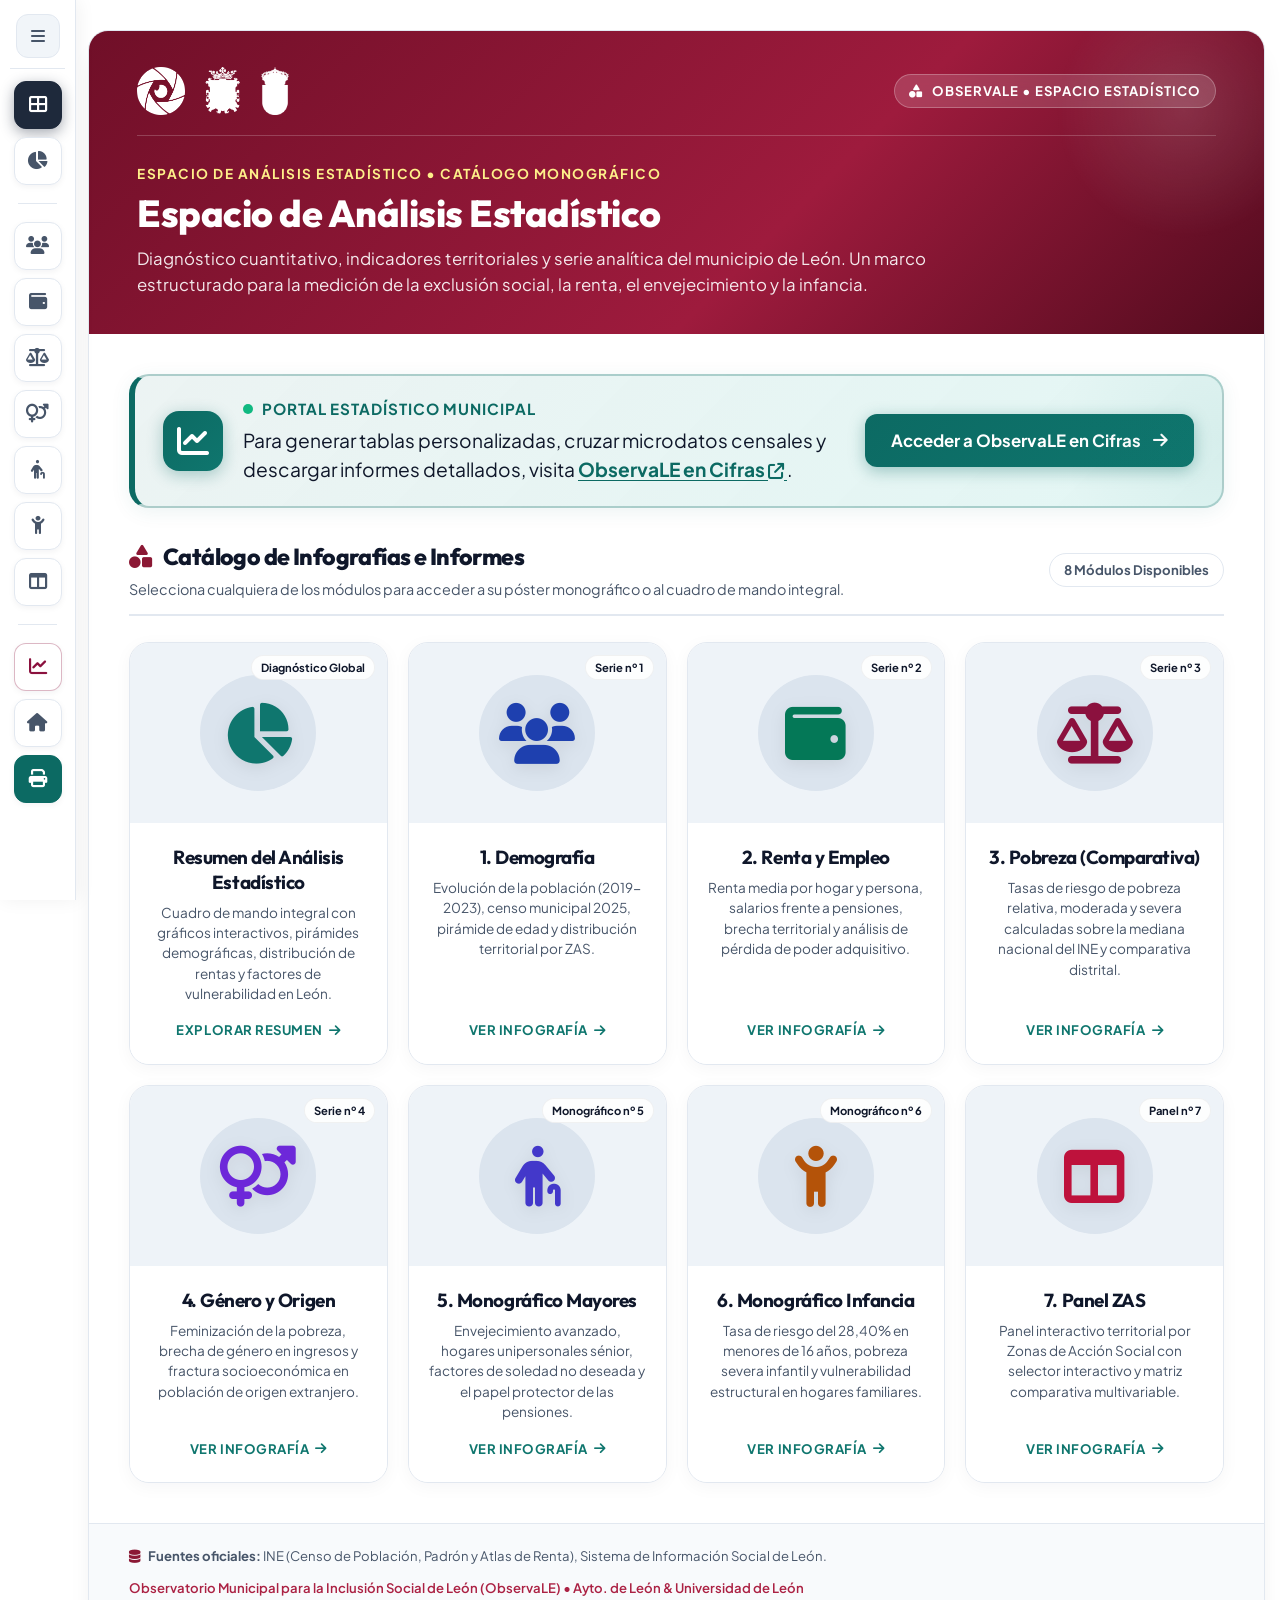
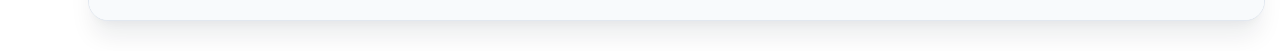
<file: estadisticas.html>
<!DOCTYPE html>
<html lang="es">

<head>
  <meta charset="utf-8">
  <meta http-equiv="X-UA-Compatible" content="IE=edge">
  <meta name="viewport" content="width=device-width, initial-scale=1">
  <title>Análisis Estadístico | Observatorio Municipal para la Inclusión Social de León</title>
  <meta name="description"
    content="Portal del Espacio de Análisis Estadístico de ObservaLE: acceso al resumen cuantitativo general y a las 7 infografías analíticas territoriales de León.">

  <link rel="icon" href="favicon.ico">
  <link rel="apple-touch-icon" href="apple-touch-icon.png">

  <!-- Fuentes Google: Outfit & Plus Jakarta Sans (Idénticas a las Infografías) -->
  <link rel="preconnect" href="https://fonts.googleapis.com">
  <link rel="preconnect" href="https://fonts.gstatic.com" crossorigin>
  <link href="https://fonts.googleapis.com/css2?family=Outfit:wght@300;400;500;600;700;800;900&family=Plus+Jakarta+Sans:wght@400;500;600;700;800&display=swap" rel="stylesheet">

  <!-- Hojas de estilo (Mismas que las Infografías: Sin Bootstrap) -->
  <link rel="stylesheet" href="https://cdnjs.cloudflare.com/ajax/libs/font-awesome/6.5.1/css/all.min.css">
  <link rel="stylesheet" href="assets/css/modern-theme.css">

  <style>
    :root {
      --primary: #8b1834;
      --primary-dark: #630d22;
      --primary-light: #ab2143;
      --secondary: #1e293b;
      --accent: #d97706;
      --accent-soft: #fef3c7;
      --child-red: #ef4444;
      --text-main: #0f172a;
      --text-muted: #475569;
      --bg-page: #ffffff;
      --bg-card: #ffffff;
      --border-color: #e2e8f0;
      --shadow-sm: 0 2px 4px rgba(15, 23, 42, 0.04);
      --shadow-md: 0 8px 16px -2px rgba(15, 23, 42, 0.06), 0 4px 8px -2px rgba(15, 23, 42, 0.04);
      --shadow-lg: 0 20px 25px -5px rgba(15, 23, 42, 0.08), 0 8px 10px -6px rgba(15, 23, 42, 0.04);
    }

    * {
      box-sizing: border-box;
      margin: 0;
      padding: 0;
    }

    body {
      font-family: 'Plus Jakarta Sans', -apple-system, BlinkMacSystemFont, sans-serif;
      background-color: #ffffff !important;
      background: #ffffff !important;
      color: var(--text-main);
      line-height: 1.5;
      padding: 30px 15px;
      min-height: 100vh;
    }

    /* Contenedor tipo Póster de Infografía (Mismo ancho 1200px que las 7 infografías) */
    .infographic-poster {
      max-width: 1200px;
      margin: 0 auto;
      background: var(--bg-card);
      border-radius: 20px;
      box-shadow: var(--shadow-lg);
      border: 1px solid var(--border-color);
      overflow: hidden;
      position: relative;
    }

    /* Cabecera distintiva en carmín/granate degradado */
    .poster-header {
      background: linear-gradient(135deg, #700f28 0%, #9e1b3d 60%, #520b1e 100%);
      color: white;
      padding: 36px 48px;
      position: relative;
      overflow: hidden;
    }

    .poster-header::after {
      content: "";
      position: absolute;
      top: -50px;
      right: -50px;
      width: 260px;
      height: 260px;
      background: radial-gradient(circle, rgba(255,255,255,0.12) 0%, rgba(255,255,255,0) 70%);
      border-radius: 50%;
      pointer-events: none;
    }

    .header-top {
      display: flex;
      justify-content: space-between;
      align-items: center;
      margin-bottom: 24px;
      border-bottom: 1px solid rgba(255, 255, 255, 0.2);
      padding-bottom: 20px;
      flex-wrap: wrap;
      gap: 16px;
    }

    .header-logos {
      display: flex;
      align-items: center;
      gap: 20px;
    }

    .header-logos img {
      height: 48px;
      object-fit: contain;
      filter: brightness(0) invert(1);
    }

    .observale-tag {
      background: rgba(255, 255, 255, 0.15);
      backdrop-filter: blur(8px);
      padding: 6px 14px;
      border-radius: 30px;
      font-size: 0.82rem;
      font-weight: 700;
      letter-spacing: 1px;
      text-transform: uppercase;
      border: 1px solid rgba(255, 255, 255, 0.25);
    }

    .poster-title-area {
      max-width: 960px;
    }

    .badge-serie {
      display: inline-block;
      color: #fef08a;
      font-size: 0.85rem;
      font-weight: 700;
      text-transform: uppercase;
      letter-spacing: 1.5px;
      margin-bottom: 8px;
    }

    .poster-title {
      font-family: 'Outfit', sans-serif;
      font-size: 2.35rem;
      font-weight: 800;
      line-height: 1.15;
      letter-spacing: -0.5px;
      margin-bottom: 10px;
      color: #ffffff;
    }

    .poster-subtitle {
      font-size: 1.05rem;
      color: rgba(255, 255, 255, 0.9);
      font-weight: 400;
      line-height: 1.55;
      max-width: 850px;
    }

    /* Cuerpo del Póster */
    .poster-body {
      padding: 40px;
      background: #ffffff;
    }

    /* Pie del Póster */
    .poster-footer {
      background: #f8fafc;
      border-top: 1px solid var(--border-color);
      padding: 22px 40px;
      display: flex;
      justify-content: space-between;
      align-items: center;
      font-size: 0.82rem;
      color: var(--text-muted);
      flex-wrap: wrap;
      gap: 12px;
    }

    .footer-source {
      display: flex;
      align-items: center;
      gap: 8px;
    }

    .footer-stamp {
      font-weight: 600;
      color: var(--primary-light);
    }

    /* Grid de tarjetas adaptado */
    .matrix-cards-grid {
      display: grid;
      grid-template-columns: repeat(4, 1fr);
      gap: 20px;
      padding: 0;
      margin: 0;
    }

    @media (max-width: 1200px) {
      .matrix-cards-grid {
        grid-template-columns: repeat(3, 1fr);
      }
    }

    @media (max-width: 992px) {
      .poster-header {
        padding: 26px 28px;
      }
      .poster-title {
        font-size: 1.85rem;
      }
      .poster-body {
        padding: 24px 20px;
      }
      .poster-footer {
        padding: 18px 20px;
      }
      .matrix-cards-grid {
        grid-template-columns: repeat(2, 1fr);
        gap: 16px;
      }
    }

    @media (max-width: 600px) {
      .matrix-cards-grid {
        grid-template-columns: 1fr;
      }
    }
  </style>
</head>

<body class="has-sidebar-dock">

  <!-- ==========================================================================
       BARRA LATERAL COLAPSABLE (SIDEBAR DOCK) - BOTONES CUADRADOS CON ICONO
       (IDÉNTICA A LAS 7 INFOGRAFÍAS)
       ========================================================================== -->
  <aside class="stats-sidebar-dock" id="statsSidebarDock" aria-label="Navegación del Espacio Estadístico">
    <!-- Cabecera del Sidebar con Toggle -->
    <div class="sidebar-dock-header">
      <a href="estadisticas.html" class="sidebar-brand-mini" title="Hub de Análisis Estadístico">
        <img src="assets/images/LOGO4.svg" alt="ObservaLE" onerror="this.src='assets/images/logo.png'">
        <span>ObservaLE</span>
      </a>
      <button type="button" class="sidebar-toggle-btn" id="sidebarToggleBtn" title="Expandir / Colapsar menú" aria-label="Alternar menú lateral">
        <i class="fa-solid fa-bars" id="sidebarToggleIcon"></i>
      </button>
    </div>

    <!-- Grupo de Navegación Principal -->
    <div class="sidebar-buttons-group">
      <!-- Hub / Índice (ACTIVO) -->
      <a href="estadisticas.html" class="sidebar-square-btn active" data-title="Hub / Índice de Secciones" title="Hub / Índice">
        <i class="fa-solid fa-th-large"></i>
        <span class="sidebar-btn-label">Hub / Índice</span>
      </a>

      <!-- Resumen General -->
      <a href="resumen_estadistico.html" class="sidebar-square-btn" data-title="Resumen del Análisis Estadístico" title="Resumen General">
        <i class="fa-solid fa-chart-pie"></i>
        <span class="sidebar-btn-label">Resumen General</span>
      </a>

      <div class="sidebar-divider"></div>

      <!-- 1. Demografía -->
      <a href="infografia_1_demografia.html" class="sidebar-square-btn" data-title="1. Demografía" title="1. Demografía">
        <i class="fa-solid fa-users"></i>
        <span class="sidebar-btn-label">1. Demografía</span>
      </a>

      <!-- 2. Renta y Empleo -->
      <a href="infografia_2_renta_empleo.html" class="sidebar-square-btn" data-title="2. Renta y Empleo" title="2. Renta y Empleo">
        <i class="fa-solid fa-wallet"></i>
        <span class="sidebar-btn-label">2. Renta y Empleo</span>
      </a>

      <!-- 3. Pobreza (Comparativa) -->
      <a href="infografia_3_pobreza_infancia.html" class="sidebar-square-btn" data-title="3. Pobreza (Comparativa)" title="3. Pobreza">
        <i class="fa-solid fa-scale-balanced"></i>
        <span class="sidebar-btn-label">3. Pobreza</span>
      </a>

      <!-- 4. Género y Origen -->
      <a href="infografia_4_vulnerabilidad_origen_genero.html" class="sidebar-square-btn" data-title="4. Género y Origen" title="4. Género y Origen">
        <i class="fa-solid fa-venus-mars"></i>
        <span class="sidebar-btn-label">4. Género y Origen</span>
      </a>

      <!-- 5. Monográfico Mayores -->
      <a href="infografia_5_mayores_soledad.html" class="sidebar-square-btn" data-title="5. Monográfico Mayores" title="5. Mayores">
        <i class="fa-solid fa-person-cane"></i>
        <span class="sidebar-btn-label">5. Mayores</span>
      </a>

      <!-- 6. Monográfico Infancia -->
      <a href="infografia_pobreza_infantil_monografica.html" class="sidebar-square-btn" data-title="6. Monográfico Infancia" title="6. Infancia">
        <i class="fa-solid fa-child-reaching"></i>
        <span class="sidebar-btn-label">6. Infancia</span>
      </a>

      <!-- 7. Panel ZAS -->
      <a href="infografia_7_panel_zas.html" class="sidebar-square-btn" data-title="7. Panel Territorial ZAS" title="7. Panel ZAS">
        <i class="fa-solid fa-table-columns"></i>
        <span class="sidebar-btn-label">7. Panel ZAS</span>
      </a>

      <div class="sidebar-divider"></div>

      <!-- ObservaLE en Cifras -->
      <a href="https://observatorio.portalestadistico.com/?pn=observale&pc=KZS56" target="_blank" rel="noopener noreferrer" class="sidebar-square-btn sidebar-btn-cifras" data-title="ObservaLE en Cifras (Portal Estadístico)" title="ObservaLE en Cifras">
        <i class="fa-solid fa-chart-line"></i>
        <span class="sidebar-btn-label">ObservaLE en Cifras</span>
      </a>

      <!-- Volver a observale.es -->
      <a href="index.html" class="sidebar-square-btn" data-title="Volver a la portada de observale.es" title="observale.es">
        <i class="fa-solid fa-house"></i>
        <span class="sidebar-btn-label">observale.es</span>
      </a>

      <!-- Botón Imprimir / PDF -->
      <button type="button" onclick="window.print()" class="sidebar-square-btn sidebar-btn-print" data-title="Imprimir / Guardar en PDF" title="Imprimir / PDF">
        <i class="fa-solid fa-print"></i>
        <span class="sidebar-btn-label">Imprimir / PDF</span>
      </button>

    </div>
  </aside>

  <!-- ==========================================================================
       CONTENEDOR PÓSTER DE ANÁLISIS ESTADÍSTICO (COHERENTE CON INFOGRAFÍAS)
       ========================================================================== -->
  <main class="infographic-poster">

    <!-- Cabecera Institucional en Carmín/Granate con los 3 logos oficiales -->
    <header class="poster-header">
      <div class="header-top">
        <div class="header-logos">
          <img src="assets/images/logo.png" alt="ObservaLE Logo" onerror="this.style.display='none'">
          <img src="assets/images/aytologo.png" alt="Ayuntamiento de León" onerror="this.style.display='none'">
          <img src="assets/images/unilogo.png" alt="Universidad de León" onerror="this.style.display='none'">
        </div>
        <div class="observale-tag">
          <i class="fa-solid fa-shapes" style="margin-right: 6px;"></i> ObservaLE • Espacio Estadístico
        </div>
      </div>
      <div class="poster-title-area">
        <span class="badge-serie">ESPACIO DE ANÁLISIS ESTADÍSTICO • CATÁLOGO MONOGRÁFICO</span>
        <h1 class="poster-title">Espacio de Análisis Estadístico</h1>
        <p class="poster-subtitle">
          Diagnóstico cuantitativo, indicadores territoriales y serie analítica del municipio de León. Un marco estructurado para la medición de la exclusión social, la renta, el envejecimiento y la infancia.
        </p>
      </div>
    </header>

    <!-- Cuerpo del Póster -->
    <div class="poster-body">

      <!-- Banner Destacado: Acceso a ObservaLE en Cifras -->
      <div class="dash-top-spotlight-alert" role="alert" style="margin-bottom: 32px;">
        <div class="dash-top-spotlight-left">
          <div class="dash-top-spotlight-icon">
            <i class="fa-solid fa-chart-line"></i>
          </div>
          <div class="dash-top-spotlight-body">
            <div class="dash-top-spotlight-tag">
              <span class="pulse-dot"></span>
              <strong>PORTAL ESTADÍSTICO MUNICIPAL</strong>
            </div>
            <p class="dash-top-spotlight-text">
              Para generar tablas personalizadas, cruzar microdatos censales y descargar informes detallados, visita
              <a href="https://observatorio.portalestadistico.com/?pn=observale&pc=KZS56" target="_blank" rel="noopener noreferrer" class="dash-top-spotlight-inline-link">
                <strong>ObservaLE en Cifras</strong> <i class="fa-solid fa-arrow-up-right-from-square" style="font-size: 0.85em;"></i>
              </a>.
            </p>
          </div>
        </div>
        <div class="dash-top-spotlight-right">
          <a href="https://observatorio.portalestadistico.com/?pn=observale&pc=KZS56" target="_blank" rel="noopener noreferrer" class="btn-top-spotlight-cta">
            <span>Acceder a ObservaLE en Cifras</span>
            <i class="fa-solid fa-arrow-right"></i>
          </a>
        </div>
      </div>

      <!-- Barra de Identificación de Sección -->
      <div style="margin-bottom: 26px; display: flex; align-items: center; justify-content: space-between; flex-wrap: wrap; gap: 12px; border-bottom: 2px solid var(--border-color); padding-bottom: 14px;">
        <div>
          <h2 style="font-family: 'Outfit', sans-serif; font-size: 1.45rem; font-weight: 800; color: var(--text-main); margin: 0;">
            <i class="fa-solid fa-shapes" style="color: var(--primary); margin-right: 8px;"></i> Catálogo de Infografías e Informes
          </h2>
          <p style="font-size: 0.9rem; color: var(--text-muted); margin: 4px 0 0;">
            Selecciona cualquiera de los módulos para acceder a su póster monográfico o al cuadro de mando integral.
          </p>
        </div>
        <span style="font-size: 0.82rem; font-weight: 700; background: var(--bg-page); color: var(--text-muted); padding: 6px 14px; border-radius: 20px; border: 1px solid var(--border-color);">
          8 Módulos Disponibles
        </span>
      </div>

      <!-- Matriz de Tarjetas con Iconos Gigantes -->
      <section class="matrix-cards-grid" aria-label="Módulos de análisis e infografías">

        <!-- TARJETA 1: RESUMEN DEL ANÁLISIS ESTADÍSTICO -->
        <a href="resumen_estadistico.html" class="matrix-card-item" title="Ver Resumen del Análisis Estadístico">
          <div class="matrix-card-top">
            <span class="matrix-card-badge">Diagnóstico Global</span>
            <div class="matrix-card-halo"></div>
            <i class="fa-solid fa-chart-pie matrix-card-icon matrix-icon-teal"></i>
          </div>
          <div class="matrix-card-bottom">
            <h2 class="matrix-card-title">Resumen del Análisis Estadístico</h2>
            <p class="matrix-card-desc">
              Cuadro de mando integral con gráficos interactivos, pirámides demográficas, distribución de rentas y factores de vulnerabilidad en León.
            </p>
            <span class="matrix-card-cta">
              Explorar Resumen <i class="fa-solid fa-arrow-right"></i>
            </span>
          </div>
        </a>

        <!-- TARJETA 2: 1. DEMOGRAFÍA -->
        <a href="infografia_1_demografia.html" class="matrix-card-item" title="Ver Infografía 1: Demografía">
          <div class="matrix-card-top">
            <span class="matrix-card-badge">Serie nº 1</span>
            <div class="matrix-card-halo"></div>
            <i class="fa-solid fa-users matrix-card-icon matrix-icon-blue"></i>
          </div>
          <div class="matrix-card-bottom">
            <h2 class="matrix-card-title">1. Demografía</h2>
            <p class="matrix-card-desc">
              Evolución de la población (2019-2023), censo municipal 2025, pirámide de edad y distribución territorial por ZAS.
            </p>
            <span class="matrix-card-cta">
              Ver Infografía <i class="fa-solid fa-arrow-right"></i>
            </span>
          </div>
        </a>

        <!-- TARJETA 3: 2. RENTA Y EMPLEO -->
        <a href="infografia_2_renta_empleo.html" class="matrix-card-item" title="Ver Infografía 2: Renta y Empleo">
          <div class="matrix-card-top">
            <span class="matrix-card-badge">Serie nº 2</span>
            <div class="matrix-card-halo"></div>
            <i class="fa-solid fa-wallet matrix-card-icon matrix-icon-emerald"></i>
          </div>
          <div class="matrix-card-bottom">
            <h2 class="matrix-card-title">2. Renta y Empleo</h2>
            <p class="matrix-card-desc">
              Renta media por hogar y persona, salarios frente a pensiones, brecha territorial y análisis de pérdida de poder adquisitivo.
            </p>
            <span class="matrix-card-cta">
              Ver Infografía <i class="fa-solid fa-arrow-right"></i>
            </span>
          </div>
        </a>

        <!-- TARJETA 4: 3. POBREZA (COMPARATIVA) -->
        <a href="infografia_3_pobreza_infancia.html" class="matrix-card-item" title="Ver Infografía 3: Pobreza (Comparativa)">
          <div class="matrix-card-top">
            <span class="matrix-card-badge">Serie nº 3</span>
            <div class="matrix-card-halo"></div>
            <i class="fa-solid fa-scale-balanced matrix-card-icon matrix-icon-carmine"></i>
          </div>
          <div class="matrix-card-bottom">
            <h2 class="matrix-card-title">3. Pobreza (Comparativa)</h2>
            <p class="matrix-card-desc">
              Tasas de riesgo de pobreza relativa, moderada y severa calculadas sobre la mediana nacional del INE y comparativa distrital.
            </p>
            <span class="matrix-card-cta">
              Ver Infografía <i class="fa-solid fa-arrow-right"></i>
            </span>
          </div>
        </a>

        <!-- TARJETA 5: 4. GÉNERO Y ORIGEN -->
        <a href="infografia_4_vulnerabilidad_origen_genero.html" class="matrix-card-item" title="Ver Infografía 4: Género y Origen">
          <div class="matrix-card-top">
            <span class="matrix-card-badge">Serie nº 4</span>
            <div class="matrix-card-halo"></div>
            <i class="fa-solid fa-venus-mars matrix-card-icon matrix-icon-purple"></i>
          </div>
          <div class="matrix-card-bottom">
            <h2 class="matrix-card-title">4. Género y Origen</h2>
            <p class="matrix-card-desc">
              Feminización de la pobreza, brecha de género en ingresos y fractura socioeconómica en población de origen extranjero.
            </p>
            <span class="matrix-card-cta">
              Ver Infografía <i class="fa-solid fa-arrow-right"></i>
            </span>
          </div>
        </a>

        <!-- TARJETA 6: 5. MONOGRÁFICO MAYORES -->
        <a href="infografia_5_mayores_soledad.html" class="matrix-card-item" title="Ver Infografía 5: Monográfico Mayores">
          <div class="matrix-card-top">
            <span class="matrix-card-badge">Monográfico nº 5</span>
            <div class="matrix-card-halo"></div>
            <i class="fa-solid fa-person-cane matrix-card-icon matrix-icon-indigo"></i>
          </div>
          <div class="matrix-card-bottom">
            <h2 class="matrix-card-title">5. Monográfico Mayores</h2>
            <p class="matrix-card-desc">
              Envejecimiento avanzado, hogares unipersonales sénior, factores de soledad no deseada y el papel protector de las pensiones.
            </p>
            <span class="matrix-card-cta">
              Ver Infografía <i class="fa-solid fa-arrow-right"></i>
            </span>
          </div>
        </a>

        <!-- TARJETA 7: 6. MONOGRÁFICO INFANCIA -->
        <a href="infografia_pobreza_infantil_monografica.html" class="matrix-card-item" title="Ver Infografía 6: Monográfico Infancia">
          <div class="matrix-card-top">
            <span class="matrix-card-badge">Monográfico nº 6</span>
            <div class="matrix-card-halo"></div>
            <i class="fa-solid fa-child-reaching matrix-card-icon matrix-icon-amber"></i>
          </div>
          <div class="matrix-card-bottom">
            <h2 class="matrix-card-title">6. Monográfico Infancia</h2>
            <p class="matrix-card-desc">
              Tasa de riesgo del 28,40% en menores de 16 años, pobreza severa infantil y vulnerabilidad estructural en hogares familiares.
            </p>
            <span class="matrix-card-cta">
              Ver Infografía <i class="fa-solid fa-arrow-right"></i>
            </span>
          </div>
        </a>

        <!-- TARJETA 8: 7. PANEL ZAS -->
        <a href="infografia_7_panel_zas.html" class="matrix-card-item" title="Ver Infografía 7: Panel de Control Territorial ZAS">
          <div class="matrix-card-top">
            <span class="matrix-card-badge">Panel nº 7</span>
            <div class="matrix-card-halo"></div>
            <i class="fa-solid fa-table-columns matrix-card-icon matrix-icon-rose"></i>
          </div>
          <div class="matrix-card-bottom">
            <h2 class="matrix-card-title">7. Panel ZAS</h2>
            <p class="matrix-card-desc">
              Panel interactivo territorial por Zonas de Acción Social con selector interactivo y matriz comparativa multivariable.
            </p>
            <span class="matrix-card-cta">
              Ver Infografía <i class="fa-solid fa-arrow-right"></i>
            </span>
          </div>
        </a>

      </section>

    </div>

    <!-- Pie del Póster (Idéntico a las Infografías) -->
    <footer class="poster-footer">
      <div class="footer-source">
        <i class="fa-solid fa-database" style="color: var(--primary);"></i>
        <span><strong>Fuentes oficiales:</strong> INE (Censo de Población, Padrón y Atlas de Renta), Sistema de Información Social de León.</span>
      </div>
      <div class="footer-stamp">
        Observatorio Municipal para la Inclusión Social de León (ObservaLE) • Ayto. de León &amp; Universidad de León
      </div>
    </footer>

  </main>

  <!-- Script de la Barra Lateral Colapsable Universal -->
  <script src="assets/js/sidebar-dock.js"></script>
</body>
</html>
</file>
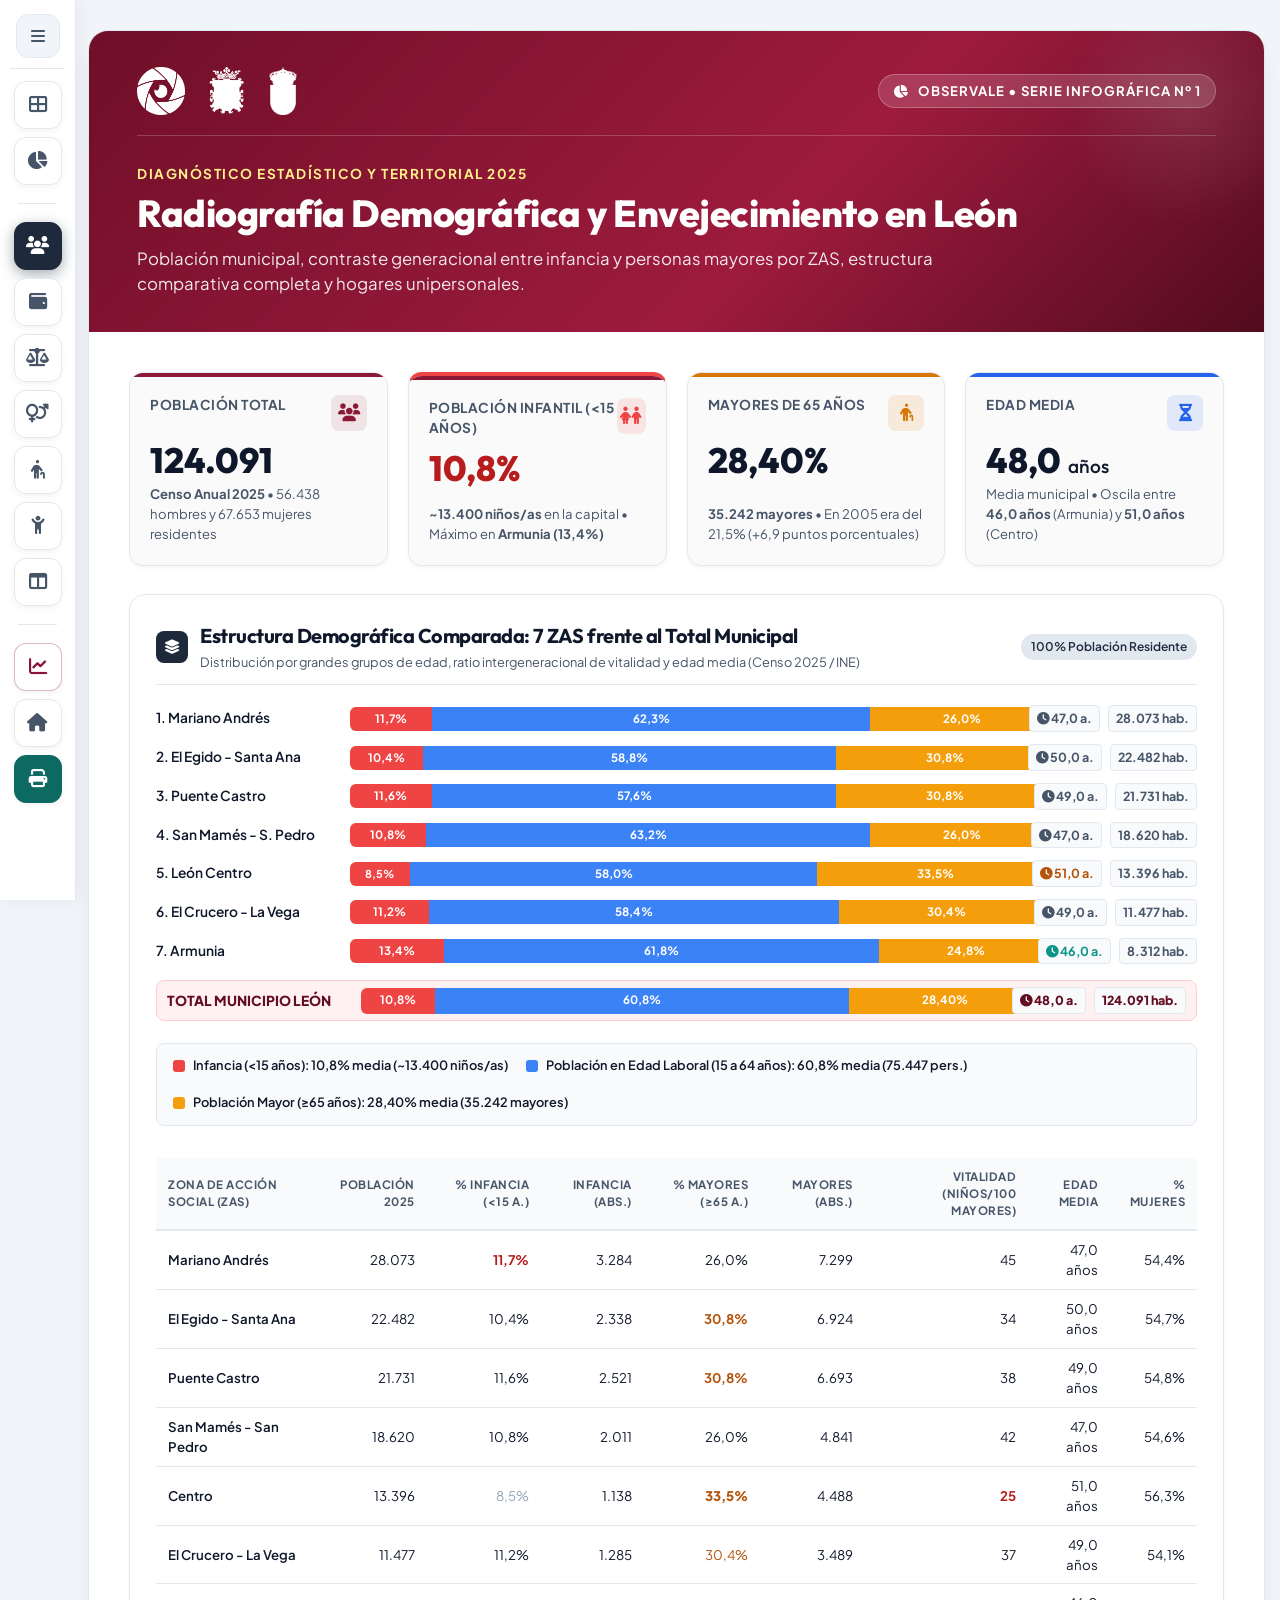
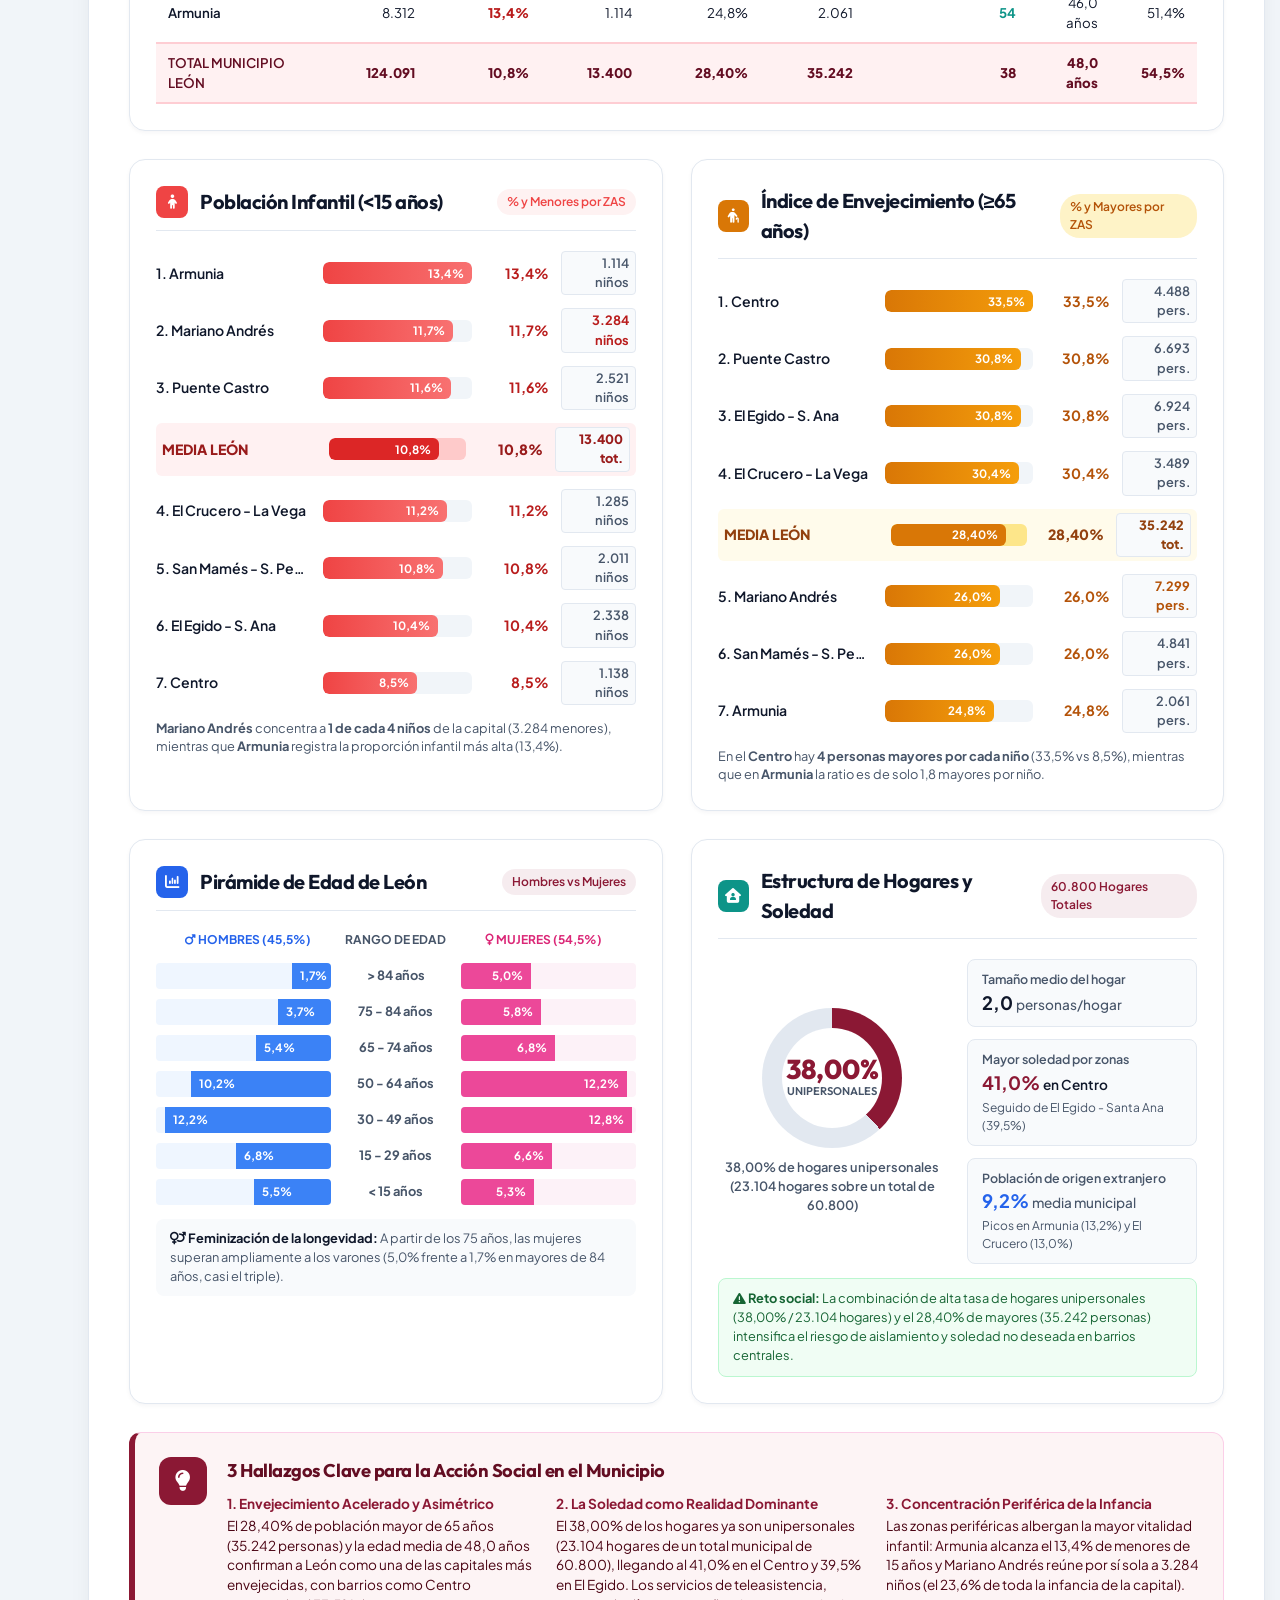
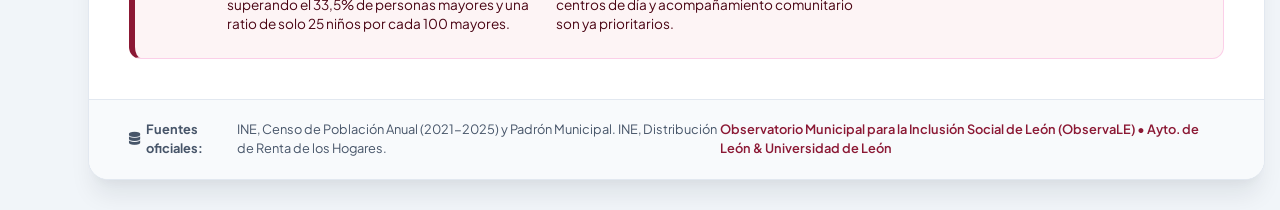
<file: infografia_1_demografia.html>
<!DOCTYPE html>
<html lang="es">
<head>
  <meta charset="UTF-8">
  <meta name="viewport" content="width=device-width, initial-scale=1.0">
  <title>Infografía 1: Radiografía Demográfica y Envejecimiento en León 2025 | ObservaLE</title>
  <link rel="preconnect" href="https://fonts.googleapis.com">
  <link rel="preconnect" href="https://fonts.gstatic.com" crossorigin>
  <link href="https://fonts.googleapis.com/css2?family=Outfit:wght@300;400;500;600;700;800;900&family=Plus+Jakarta+Sans:wght@400;500;600;700&display=swap" rel="stylesheet">
  <link rel="stylesheet" href="https://cdnjs.cloudflare.com/ajax/libs/font-awesome/6.5.1/css/all.min.css">
  <link rel="stylesheet" href="assets/css/modern-theme.css">
  <style>
    :root {
      --primary: #8b1834;
      --primary-dark: #630d22;
      --primary-light: #ab2143;
      --secondary: #1e293b;
      --accent: #d97706;
      --accent-soft: #fef3c7;
      --child-red: #ef4444;
      --text-main: #0f172a;
      --text-muted: #475569;
      --bg-page: #f1f5f9;
      --bg-card: #ffffff;
      --border-color: #e2e8f0;
      --shadow-sm: 0 2px 4px rgba(15, 23, 42, 0.04);
      --shadow-md: 0 8px 16px -2px rgba(15, 23, 42, 0.06), 0 4px 8px -2px rgba(15, 23, 42, 0.04);
      --shadow-lg: 0 20px 25px -5px rgba(15, 23, 42, 0.08), 0 8px 10px -6px rgba(15, 23, 42, 0.04);
    }

    * {
      box-sizing: border-box;
      margin: 0;
      padding: 0;
    }

    body {
      font-family: 'Plus Jakarta Sans', -apple-system, BlinkMacSystemFont, sans-serif;
      background-color: var(--bg-page);
      color: var(--text-main);
      line-height: 1.5;
      padding: 30px 15px;
    }

    /* Actions bar */
    .top-actions {
      max-width: 1200px;
      margin: 0 auto 20px;
      display: flex;
      justify-content: space-between;
      align-items: center;
      flex-wrap: wrap;
      gap: 12px;
    }

    .nav-tabs {
      display: flex;
      gap: 8px;
      flex-wrap: wrap;
    }

    .btn-action {
      background: white;
      border: 1px solid var(--border-color);
      color: var(--text-muted);
      font-weight: 600;
      font-size: 0.85rem;
      padding: 8px 16px;
      border-radius: 8px;
      cursor: pointer;
      display: inline-flex;
      align-items: center;
      gap: 8px;
      box-shadow: var(--shadow-sm);
      transition: all 0.2s ease;
      text-decoration: none;
    }

    .btn-action:hover {
      background: #f8fafc;
      color: var(--text-main);
      transform: translateY(-1px);
    }

    .btn-action.active {
      background: var(--secondary);
      color: white;
      border-color: var(--secondary);
    }

    .btn-primary {
      background: var(--primary);
      color: white;
      border: none;
    }

    .btn-primary:hover {
      background: var(--primary-dark);
      color: white;
    }

    /* Poster Container */
    .infographic-poster {
      max-width: 1200px;
      margin: 0 auto;
      background: var(--bg-card);
      border-radius: 20px;
      box-shadow: var(--shadow-lg);
      border: 1px solid var(--border-color);
      overflow: hidden;
      position: relative;
    }

    /* Header */
    .poster-header {
      background: linear-gradient(135deg, #700f28 0%, #9e1b3d 60%, #520b1e 100%);
      color: white;
      padding: 36px 48px;
      position: relative;
      overflow: hidden;
    }

    .poster-header::after {
      content: "";
      position: absolute;
      top: -50px;
      right: -50px;
      width: 250px;
      height: 250px;
      background: radial-gradient(circle, rgba(255,255,255,0.1) 0%, rgba(255,255,255,0) 70%);
      border-radius: 50%;
      pointer-events: none;
    }

    .header-top {
      display: flex;
      justify-content: space-between;
      align-items: center;
      margin-bottom: 24px;
      border-bottom: 1px solid rgba(255, 255, 255, 0.2);
      padding-bottom: 20px;
    }

    .header-logos {
      display: flex;
      align-items: center;
      gap: 24px;
    }

    .header-logos img {
      height: 48px;
      object-fit: contain;
      filter: brightness(0) invert(1);
    }

    .observale-tag {
      background: rgba(255, 255, 255, 0.15);
      backdrop-filter: blur(8px);
      padding: 6px 14px;
      border-radius: 30px;
      font-size: 0.82rem;
      font-weight: 700;
      letter-spacing: 1px;
      text-transform: uppercase;
      border: 1px solid rgba(255, 255, 255, 0.25);
    }

    .poster-title-area {
      max-width: 880px;
    }

    .badge-serie {
      display: inline-block;
      color: #fef08a;
      font-size: 0.85rem;
      font-weight: 700;
      text-transform: uppercase;
      letter-spacing: 1.5px;
      margin-bottom: 8px;
    }

    .poster-title {
      font-family: 'Outfit', sans-serif;
      font-size: 2.35rem;
      font-weight: 800;
      line-height: 1.15;
      letter-spacing: -0.5px;
      margin-bottom: 10px;
      color: #ffffff !important;
    }

    .poster-subtitle {
      font-size: 1.05rem;
      color: rgba(255, 255, 255, 0.9);
      font-weight: 400;
      max-width: 850px;
    }

    /* Main Grid Layout */
    .poster-body {
      padding: 40px;
      display: grid;
      grid-template-columns: repeat(12, 1fr);
      gap: 28px;
    }

    /* KPI Highlights row */
    .kpi-row {
      grid-column: span 12;
      display: grid;
      grid-template-columns: repeat(4, 1fr);
      gap: 20px;
    }

    .kpi-card {
      background: #fafafa;
      border: 1px solid var(--border-color);
      border-radius: 14px;
      padding: 22px 20px;
      display: flex;
      flex-direction: column;
      position: relative;
      overflow: hidden;
      box-shadow: var(--shadow-sm);
      transition: transform 0.2s ease, box-shadow 0.2s ease;
    }

    .kpi-card:hover {
      transform: translateY(-2px);
      box-shadow: var(--shadow-md);
    }

    .kpi-card::before {
      content: "";
      position: absolute;
      top: 0;
      left: 0;
      width: 100%;
      height: 4px;
      background: var(--primary);
    }

    .kpi-card.gold::before { background: #d97706; }
    .kpi-card.blue::before { background: #2563eb; }
    .kpi-card.rose::before { background: #e11d48; }

    .kpi-header {
      display: flex;
      justify-content: space-between;
      align-items: flex-start;
      margin-bottom: 12px;
    }

    .kpi-title {
      font-size: 0.85rem;
      font-weight: 700;
      color: var(--text-muted);
      text-transform: uppercase;
      letter-spacing: 0.5px;
    }

    .kpi-icon {
      width: 36px;
      height: 36px;
      border-radius: 8px;
      background: rgba(139, 24, 52, 0.1);
      color: var(--primary);
      display: flex;
      align-items: center;
      justify-content: center;
      font-size: 1.1rem;
    }

    .kpi-card.gold .kpi-icon { background: rgba(217, 119, 6, 0.12); color: #d97706; }
    .kpi-card.blue .kpi-icon { background: rgba(37, 99, 235, 0.12); color: #2563eb; }
    .kpi-card.rose .kpi-icon { background: rgba(225, 29, 72, 0.12); color: #e11d48; }

    .kpi-value {
      font-family: 'Outfit', sans-serif;
      font-size: 2.2rem;
      font-weight: 800;
      color: var(--text-main);
      line-height: 1;
      margin-bottom: 6px;
    }

    .kpi-desc {
      font-size: 0.82rem;
      color: var(--text-muted);
      margin-top: auto;
    }

    /* Section Cards */
    .card-section {
      background: white;
      border: 1px solid var(--border-color);
      border-radius: 16px;
      padding: 26px;
      box-shadow: var(--shadow-sm);
    }

    .col-7 { grid-column: span 7; }
    .col-5 { grid-column: span 5; }
    .col-6 { grid-column: span 6; }
    .col-12 { grid-column: span 12; }

    .section-title-wrap {
      display: flex;
      align-items: center;
      justify-content: space-between;
      margin-bottom: 20px;
      padding-bottom: 12px;
      border-bottom: 1px solid var(--border-color);
    }

    .section-heading {
      display: flex;
      align-items: center;
      gap: 12px;
    }

    .section-icon {
      width: 32px;
      height: 32px;
      border-radius: 8px;
      background: var(--primary);
      color: white;
      display: flex;
      align-items: center;
      justify-content: center;
      font-size: 0.9rem;
    }

    .section-title {
      font-family: 'Outfit', sans-serif;
      font-size: 1.25rem;
      font-weight: 700;
      color: var(--text-main);
    }

    .section-tag {
      font-size: 0.75rem;
      font-weight: 600;
      color: var(--primary);
      background: rgba(139, 24, 52, 0.08);
      padding: 4px 10px;
      border-radius: 20px;
    }

    /* Territorial Table / Bars */
    .bar-ranking {
      display: flex;
      flex-direction: column;
      gap: 13px;
    }

    .rank-item {
      display: grid;
      grid-template-columns: 170px 1fr 95px 65px;
      align-items: center;
      gap: 12px;
      font-size: 0.88rem;
    }

    .rank-label {
      font-weight: 600;
      color: var(--text-main);
      white-space: nowrap;
      overflow: hidden;
      text-overflow: ellipsis;
    }

    .rank-track {
      background: #f1f5f9;
      height: 22px;
      border-radius: 6px;
      overflow: hidden;
      position: relative;
    }

    .rank-fill {
      height: 100%;
      border-radius: 6px;
      display: flex;
      align-items: center;
      justify-content: flex-end;
      padding-right: 8px;
      color: white;
      font-size: 0.72rem;
      font-weight: 700;
      transition: width 1s ease;
    }

    .fill-crimson { background: linear-gradient(90deg, #9e1b3d, #b91c1c); }
    .fill-gold { background: linear-gradient(90deg, #d97706, #f59e0b); }
    .fill-child { background: linear-gradient(90deg, #ef4444, #f87171); }
    .fill-blue { background: linear-gradient(90deg, #2563eb, #3b82f6); }
    .fill-teal { background: linear-gradient(90deg, #0d9488, #14b8a6); }

    .rank-val {
      font-weight: 700;
      color: var(--text-main);
      text-align: right;
    }

    .rank-pct {
      font-size: 0.8rem;
      font-weight: 600;
      color: var(--text-muted);
      text-align: right;
      background: #f8fafc;
      padding: 2px 6px;
      border-radius: 4px;
      border: 1px solid var(--border-color);
    }

    /* Stacked Demographics Comparison Section */
    .demog-compare-container {
      display: grid;
      grid-template-columns: 1fr;
      gap: 22px;
    }

    .stacked-demog-grid {
      display: flex;
      flex-direction: column;
      gap: 12px;
    }

    .demog-bar-row {
      display: grid;
      grid-template-columns: 180px 1fr 130px;
      align-items: center;
      gap: 14px;
    }

    .demog-bar-label {
      font-size: 0.86rem;
      font-weight: 600;
      color: var(--text-main);
      white-space: nowrap;
    }

    .demog-stacked-track {
      display: flex;
      height: 24px;
      border-radius: 6px;
      overflow: hidden;
      font-size: 0.72rem;
      font-weight: 700;
      color: white;
      text-align: center;
      line-height: 24px;
      box-shadow: inset 0 1px 2px rgba(0,0,0,0.08);
    }

    .seg-child { background: #ef4444; }
    .seg-adult { background: #3b82f6; }
    .seg-senior { background: #f59e0b; }

    .demog-row-metrics {
      display: flex;
      justify-content: flex-end;
      gap: 8px;
      font-size: 0.78rem;
      font-weight: 700;
    }

    .badge-metric {
      padding: 3px 7px;
      border-radius: 4px;
      background: #f8fafc;
      border: 1px solid var(--border-color);
      color: var(--text-muted);
      white-space: nowrap;
    }

    .demog-legend {
      display: flex;
      flex-wrap: wrap;
      gap: 18px;
      padding: 12px 16px;
      background: #f8fafc;
      border-radius: 8px;
      border: 1px solid var(--border-color);
      font-size: 0.8rem;
    }

    .demog-leg-item {
      display: flex;
      align-items: center;
      gap: 8px;
      font-weight: 600;
      color: var(--text-main);
    }

    .demog-leg-dot {
      width: 12px;
      height: 12px;
      border-radius: 3px;
    }

    /* Demographic Table */
    .demog-matrix-table {
      width: 100%;
      border-collapse: collapse;
      font-size: 0.83rem;
      margin-top: 10px;
    }

    .demog-matrix-table th {
      background: #f8fafc;
      color: var(--text-muted);
      font-weight: 700;
      text-transform: uppercase;
      font-size: 0.72rem;
      padding: 10px 12px;
      text-align: right;
      border-bottom: 2px solid var(--border-color);
      letter-spacing: 0.5px;
    }

    .demog-matrix-table th:first-child { text-align: left; }

    .demog-matrix-table td {
      padding: 9px 12px;
      border-bottom: 1px solid var(--border-color);
      text-align: right;
    }

    .demog-matrix-table td:first-child {
      text-align: left;
      font-weight: 600;
      color: var(--text-main);
    }

    .demog-matrix-table tr.highlight-total {
      background: #fff1f2;
      font-weight: 800;
      border-top: 2px solid #fecdd3;
      border-bottom: 2px solid #fecdd3;
    }

    .demog-matrix-table tr.highlight-total td {
      color: var(--primary-dark);
    }

    /* Pyramid visualization */
    .pyramid-box {
      display: flex;
      flex-direction: column;
      gap: 10px;
    }

    .pyramid-tier {
      display: grid;
      grid-template-columns: 1fr 110px 1fr;
      align-items: center;
      gap: 10px;
      font-size: 0.84rem;
    }

    .pyr-male {
      display: flex;
      justify-content: flex-end;
      background: #eff6ff;
      border-radius: 4px;
      overflow: hidden;
    }

    .pyr-male-fill {
      height: 26px;
      background: #3b82f6;
      color: white;
      display: flex;
      align-items: center;
      padding-left: 8px;
      font-size: 0.72rem;
      font-weight: 700;
    }

    .pyr-label {
      text-align: center;
      font-weight: 700;
      color: var(--text-muted);
      font-size: 0.8rem;
    }

    .pyr-female {
      display: flex;
      justify-content: flex-start;
      background: #fdf2f8;
      border-radius: 4px;
      overflow: hidden;
    }

    .pyr-female-fill {
      height: 26px;
      background: #ec4899;
      color: white;
      display: flex;
      align-items: center;
      justify-content: flex-end;
      padding-right: 8px;
      font-size: 0.72rem;
      font-weight: 700;
    }

    /* Donut and metrics cards */
    .household-grid {
      display: grid;
      grid-template-columns: 1fr 1fr;
      gap: 20px;
      align-items: center;
    }

    .visual-circle {
      width: 140px;
      height: 140px;
      border-radius: 50%;
      background: conic-gradient(var(--primary) 0% 38.0%, #e2e8f0 38.0% 100%);
      display: flex;
      align-items: center;
      justify-content: center;
      margin: 0 auto;
      position: relative;
    }

    .visual-circle::before {
      content: "";
      width: 100px;
      height: 100px;
      background: white;
      border-radius: 50%;
      position: absolute;
    }

    .visual-circle-text {
      position: relative;
      text-align: center;
      font-family: 'Outfit', sans-serif;
    }

    .circle-val {
      font-size: 1.7rem;
      font-weight: 800;
      color: var(--primary);
      line-height: 1;
    }

    .circle-sub {
      font-size: 0.7rem;
      font-weight: 600;
      color: var(--text-muted);
      text-transform: uppercase;
    }

    .household-stats {
      display: flex;
      flex-direction: column;
      gap: 12px;
    }

    .stat-pill {
      background: #f8fafc;
      border: 1px solid var(--border-color);
      padding: 10px 14px;
      border-radius: 8px;
    }

    .stat-pill-label {
      font-size: 0.78rem;
      color: var(--text-muted);
      font-weight: 600;
    }

    .stat-pill-val {
      font-size: 1.15rem;
      font-weight: 700;
      color: var(--text-main);
    }

    /* Key takeaways callout */
    .takeaways-card {
      grid-column: span 12;
      background: #fdf4f5;
      border: 1px solid #fbcfe8;
      border-left: 6px solid var(--primary);
      border-radius: 12px;
      padding: 24px;
      display: grid;
      grid-template-columns: auto 1fr;
      gap: 20px;
      align-items: flex-start;
    }

    .takeaways-icon {
      width: 48px;
      height: 48px;
      background: var(--primary);
      color: white;
      border-radius: 12px;
      display: flex;
      align-items: center;
      justify-content: center;
      font-size: 1.3rem;
    }

    .takeaways-content h3 {
      font-family: 'Outfit', sans-serif;
      font-size: 1.15rem;
      font-weight: 700;
      color: var(--primary-dark);
      margin-bottom: 8px;
    }

    .takeaways-list {
      display: grid;
      grid-template-columns: repeat(3, 1fr);
      gap: 16px;
      margin-top: 10px;
    }

    .takeaway-item {
      font-size: 0.85rem;
      line-height: 1.45;
      color: #4a0413;
    }

    .takeaway-item strong {
      display: block;
      color: var(--primary);
      margin-bottom: 2px;
    }

    /* Footer */
    .poster-footer {
      background: #f8fafc;
      border-top: 1px solid var(--border-color);
      padding: 20px 40px;
      display: flex;
      justify-content: space-between;
      align-items: center;
      font-size: 0.8rem;
      color: var(--text-muted);
    }

    .footer-source {
      display: flex;
      align-items: center;
      gap: 6px;
    }

    .footer-stamp {
      font-weight: 600;
      color: var(--primary);
    }

    /* Print Styles */
    @media print {
      body {
        background: white;
        padding: 0;
      }
      .top-actions {
        display: none;
      }
      .infographic-poster {
        box-shadow: none;
        border: none;
        max-width: 100%;
        border-radius: 0;
      }
      .poster-header {
        padding: 24px 30px;
      }
      .poster-body {
        padding: 24px 30px;
        gap: 16px;
      }
    }

    @media (max-width: 992px) {
      .col-7, .col-5, .col-6 {
        grid-column: span 12;
      }
      .kpi-row {
        grid-template-columns: repeat(2, 1fr);
      }
      .takeaways-list {
        grid-template-columns: 1fr;
      }
      .demog-bar-row {
        grid-template-columns: 1fr;
        gap: 6px;
      }
      .demog-row-metrics {
        justify-content: flex-start;
      }
      .poster-header {
        padding: 26px;
      }
      .poster-body {
        padding: 20px;
      }
    }

    @media (max-width: 600px) {
      .kpi-row {
        grid-template-columns: 1fr;
      }
      .rank-item {
        grid-template-columns: 110px 1fr 60px;
      }
      .rank-pct {
        display: none;
      }
    }
  </style>
</head>
<body class="has-sidebar-dock">

  <!-- ==========================================================================
       BARRA LATERAL COLAPSABLE (SIDEBAR DOCK) - BOTONES CUADRADOS CON ICONO
       ========================================================================== -->
  <aside class="stats-sidebar-dock" id="statsSidebarDock" aria-label="Navegación del Espacio Estadístico">
    <!-- Cabecera del Sidebar con Toggle -->
    <div class="sidebar-dock-header">
      <a href="estadisticas.html" class="sidebar-brand-mini" title="Hub de Análisis Estadístico">
        <img src="assets/images/LOGO4.svg" alt="ObservaLE" onerror="this.src='assets/images/logo.png'">
        <span>ObservaLE</span>
      </a>
      <button type="button" class="sidebar-toggle-btn" id="sidebarToggleBtn" title="Expandir / Colapsar menú" aria-label="Alternar menú lateral">
        <i class="fa-solid fa-bars" id="sidebarToggleIcon"></i>
      </button>
    </div>

    <!-- Grupo de Navegación Principal -->
    <div class="sidebar-buttons-group">
      <!-- Hub / Índice -->
      <a href="estadisticas.html" class="sidebar-square-btn" data-title="Hub / Índice de Secciones" title="Hub / Índice">
        <i class="fa-solid fa-th-large"></i>
        <span class="sidebar-btn-label">Hub / Índice</span>
      </a>

      <!-- Resumen General -->
      <a href="resumen_estadistico.html" class="sidebar-square-btn" data-title="Resumen del Análisis Estadístico" title="Resumen General">
        <i class="fa-solid fa-chart-pie"></i>
        <span class="sidebar-btn-label">Resumen General</span>
      </a>

      <div class="sidebar-divider"></div>

      <!-- 1. Demografía (ACTIVO) -->
      <a href="infografia_1_demografia.html" class="sidebar-square-btn active" data-title="1. Demografía" title="1. Demografía">
        <i class="fa-solid fa-users"></i>
        <span class="sidebar-btn-label">1. Demografía</span>
      </a>

      <!-- 2. Renta y Empleo -->
      <a href="infografia_2_renta_empleo.html" class="sidebar-square-btn" data-title="2. Renta y Empleo" title="2. Renta y Empleo">
        <i class="fa-solid fa-wallet"></i>
        <span class="sidebar-btn-label">2. Renta y Empleo</span>
      </a>

      <!-- 3. Pobreza (Comparativa) -->
      <a href="infografia_3_pobreza_infancia.html" class="sidebar-square-btn" data-title="3. Pobreza (Comparativa)" title="3. Pobreza">
        <i class="fa-solid fa-scale-balanced"></i>
        <span class="sidebar-btn-label">3. Pobreza</span>
      </a>

      <!-- 4. Género y Origen -->
      <a href="infografia_4_vulnerabilidad_origen_genero.html" class="sidebar-square-btn" data-title="4. Género y Origen" title="4. Género y Origen">
        <i class="fa-solid fa-venus-mars"></i>
        <span class="sidebar-btn-label">4. Género y Origen</span>
      </a>

      <!-- 5. Monográfico Mayores -->
      <a href="infografia_5_mayores_soledad.html" class="sidebar-square-btn" data-title="5. Monográfico Mayores" title="5. Mayores">
        <i class="fa-solid fa-person-cane"></i>
        <span class="sidebar-btn-label">5. Mayores</span>
      </a>

      <!-- 6. Monográfico Infancia -->
      <a href="infografia_pobreza_infantil_monografica.html" class="sidebar-square-btn" data-title="6. Monográfico Infancia" title="6. Infancia">
        <i class="fa-solid fa-child-reaching"></i>
        <span class="sidebar-btn-label">6. Infancia</span>
      </a>

      <!-- 7. Panel ZAS -->
      <a href="infografia_7_panel_zas.html" class="sidebar-square-btn" data-title="7. Panel Territorial ZAS" title="7. Panel ZAS">
        <i class="fa-solid fa-table-columns"></i>
        <span class="sidebar-btn-label">7. Panel ZAS</span>
      </a>

      <div class="sidebar-divider"></div>

      <!-- ObservaLE en Cifras -->
      <a href="https://observatorio.portalestadistico.com/?pn=observale&pc=KZS56" target="_blank" rel="noopener noreferrer" class="sidebar-square-btn sidebar-btn-cifras" data-title="ObservaLE en Cifras (Portal Estadístico)" title="ObservaLE en Cifras">
        <i class="fa-solid fa-chart-line"></i>
        <span class="sidebar-btn-label">ObservaLE en Cifras</span>
      </a>

      <!-- Volver a observale.es -->
      <a href="index.html" class="sidebar-square-btn" data-title="Volver a la portada de observale.es" title="observale.es">
        <i class="fa-solid fa-house"></i>
        <span class="sidebar-btn-label">observale.es</span>
      </a>

      <!-- Botón Imprimir / PDF -->
      <button type="button" onclick="window.print()" class="sidebar-square-btn sidebar-btn-print" data-title="Imprimir / Guardar en PDF" title="Imprimir / PDF">
        <i class="fa-solid fa-print"></i>
        <span class="sidebar-btn-label">Imprimir / PDF</span>
      </button>

    </div>
  </aside>

  <!-- Contenedor Lienzo Póster Infografía -->
  <main class="infographic-poster" id="infografia-1">
    
    <!-- Encabezado Institucional -->
    <header class="poster-header">
      <div class="header-top">
        <div class="header-logos">
          <img src="assets/images/logo.png" alt="ObservaLE Logo" onerror="this.style.display='none'">
          <img src="assets/images/aytologo.png" alt="Ayuntamiento de León" onerror="this.style.display='none'">
          <img src="assets/images/unilogo.png" alt="Universidad de León" onerror="this.style.display='none'">
        </div>
        <div class="observale-tag">
          <i class="fa-solid fa-chart-pie" style="margin-right: 6px;"></i> ObservaLE • Serie Infográfica nº 1
        </div>
      </div>
      <div class="poster-title-area">
        <span class="badge-serie">Diagnóstico Estadístico y Territorial 2025</span>
        <h1 class="poster-title">Radiografía Demográfica y Envejecimiento en León</h1>
        <p class="poster-subtitle">
          Población municipal, contraste generacional entre infancia y personas mayores por ZAS, estructura comparativa completa y hogares unipersonales.
        </p>
      </div>
    </header>

    <div class="poster-body">

      <!-- Fila 1: KPIs Principales (Big Numbers) -->
      <section class="kpi-row">
        
        <div class="kpi-card">
          <div class="kpi-header">
            <span class="kpi-title">Población Total</span>
            <div class="kpi-icon"><i class="fa-solid fa-users"></i></div>
          </div>
          <div class="kpi-value">124.091</div>
          <div class="kpi-desc">
            <strong>Censo Anual 2025</strong> • 56.438 hombres y 67.653 mujeres residentes
          </div>
        </div>

        <div class="kpi-card" style="border-top: 4px solid #ef4444;">
          <div class="kpi-header">
            <span class="kpi-title">Población Infantil (&lt;15 años)</span>
            <div class="kpi-icon" style="background: rgba(239, 68, 68, 0.12); color: #ef4444;"><i class="fa-solid fa-children"></i></div>
          </div>
          <div class="kpi-value" style="color: #b91c1c;">10,8%</div>
          <div class="kpi-desc">
            <strong>~13.400 niños/as</strong> en la capital • Máximo en <strong>Armunia (13,4%)</strong>
          </div>
        </div>

        <div class="kpi-card gold">
          <div class="kpi-header">
            <span class="kpi-title">Mayores de 65 años</span>
            <div class="kpi-icon"><i class="fa-solid fa-person-cane"></i></div>
          </div>
          <div class="kpi-value">28,40%</div>
          <div class="kpi-desc">
            <strong>35.242 mayores</strong> • En 2005 era del 21,5% (+6,9 puntos porcentuales)
          </div>
        </div>

        <div class="kpi-card blue">
          <div class="kpi-header">
            <span class="kpi-title">Edad Media</span>
            <div class="kpi-icon"><i class="fa-solid fa-hourglass-half"></i></div>
          </div>
          <div class="kpi-value">48,0 <span style="font-size: 1.2rem; font-weight: 500;">años</span></div>
          <div class="kpi-desc">
            Media municipal • Oscila entre <strong>46,0 años</strong> (Armunia) y <strong>51,0 años</strong> (Centro)
          </div>
        </div>

      </section>

      <!-- Fila 2 (NUEVO): ESTRUCTURA DEMOGRÁFICA COMPARADA: LAS 7 ZAS Y TOTAL MUNICIPAL -->
      <section class="card-section col-12">
        <div class="section-title-wrap">
          <div class="section-heading">
            <div class="section-icon" style="background: #1e293b;"><i class="fa-solid fa-layer-group"></i></div>
            <div>
              <h2 class="section-title">Estructura Demográfica Comparada: 7 ZAS frente al Total Municipal</h2>
              <p style="font-size: 0.8rem; color: var(--text-muted); margin-top: 2px;">
                Distribución por grandes grupos de edad, ratio intergeneracional de vitalidad y edad media (Censo 2025 / INE)
              </p>
            </div>
          </div>
          <span class="section-tag" style="background: #e2e8f0; color: #1e293b;">100% Población Residente</span>
        </div>

        <div class="demog-compare-container">
          
          <!-- Gráfico de barras apiladas al 100% -->
          <div class="stacked-demog-grid">
            
            <div class="demog-bar-row">
              <span class="demog-bar-label">1. Mariano Andrés</span>
              <div class="demog-stacked-track">
                <div class="seg-child" style="width: 11.7%;" title="Menores de 15: 11,7%">11,7%</div>
                <div class="seg-adult" style="width: 62.3%;" title="15 a 64 años: 62,3%">62,3%</div>
                <div class="seg-senior" style="width: 26.0%;" title="Mayores 65+: 26,0%">26,0%</div>
              </div>
              <div class="demog-row-metrics">
                <span class="badge-metric"><i class="fa-solid fa-clock"></i> 47,0 a.</span>
                <span class="badge-metric">28.073 hab.</span>
              </div>
            </div>

            <div class="demog-bar-row">
              <span class="demog-bar-label">2. El Egido - Santa Ana</span>
              <div class="demog-stacked-track">
                <div class="seg-child" style="width: 10.4%;" title="Menores de 15: 10,4%">10,4%</div>
                <div class="seg-adult" style="width: 58.8%;" title="15 a 64 años: 58,8%">58,8%</div>
                <div class="seg-senior" style="width: 30.8%;" title="Mayores 65+: 30,8%">30,8%</div>
              </div>
              <div class="demog-row-metrics">
                <span class="badge-metric"><i class="fa-solid fa-clock"></i> 50,0 a.</span>
                <span class="badge-metric">22.482 hab.</span>
              </div>
            </div>

            <div class="demog-bar-row">
              <span class="demog-bar-label">3. Puente Castro</span>
              <div class="demog-stacked-track">
                <div class="seg-child" style="width: 11.6%;" title="Menores de 15: 11,6%">11,6%</div>
                <div class="seg-adult" style="width: 57.6%;" title="15 a 64 años: 57,6%">57,6%</div>
                <div class="seg-senior" style="width: 30.8%;" title="Mayores 65+: 30,8%">30,8%</div>
              </div>
              <div class="demog-row-metrics">
                <span class="badge-metric"><i class="fa-solid fa-clock"></i> 49,0 a.</span>
                <span class="badge-metric">21.731 hab.</span>
              </div>
            </div>

            <div class="demog-bar-row">
              <span class="demog-bar-label">4. San Mamés - S. Pedro</span>
              <div class="demog-stacked-track">
                <div class="seg-child" style="width: 10.8%;" title="Menores de 15: 10,8%">10,8%</div>
                <div class="seg-adult" style="width: 63.2%;" title="15 a 64 años: 63,2%">63,2%</div>
                <div class="seg-senior" style="width: 26.0%;" title="Mayores 65+: 26,0%">26,0%</div>
              </div>
              <div class="demog-row-metrics">
                <span class="badge-metric"><i class="fa-solid fa-clock"></i> 47,0 a.</span>
                <span class="badge-metric">18.620 hab.</span>
              </div>
            </div>

            <div class="demog-bar-row">
              <span class="demog-bar-label">5. León Centro</span>
              <div class="demog-stacked-track">
                <div class="seg-child" style="width: 8.5%; font-size: 0.68rem;" title="Menores de 15: 8,5%">8,5%</div>
                <div class="seg-adult" style="width: 58.0%;" title="15 a 64 años: 58,0%">58,0%</div>
                <div class="seg-senior" style="width: 33.5%;" title="Mayores 65+: 33,5%">33,5%</div>
              </div>
              <div class="demog-row-metrics">
                <span class="badge-metric" style="color: #b45309;"><i class="fa-solid fa-clock"></i> 51,0 a.</span>
                <span class="badge-metric">13.396 hab.</span>
              </div>
            </div>

            <div class="demog-bar-row">
              <span class="demog-bar-label">6. El Crucero - La Vega</span>
              <div class="demog-stacked-track">
                <div class="seg-child" style="width: 11.2%;" title="Menores de 15: 11,2%">11,2%</div>
                <div class="seg-adult" style="width: 58.4%;" title="15 a 64 años: 58,4%">58,4%</div>
                <div class="seg-senior" style="width: 30.4%;" title="Mayores 65+: 30,4%">30,4%</div>
              </div>
              <div class="demog-row-metrics">
                <span class="badge-metric"><i class="fa-solid fa-clock"></i> 49,0 a.</span>
                <span class="badge-metric">11.477 hab.</span>
              </div>
            </div>

            <div class="demog-bar-row">
              <span class="demog-bar-label">7. Armunia</span>
              <div class="demog-stacked-track">
                <div class="seg-child" style="width: 13.4%;" title="Menores de 15: 13,4%">13,4%</div>
                <div class="seg-adult" style="width: 61.8%;" title="15 a 64 años: 61,8%">61,8%</div>
                <div class="seg-senior" style="width: 24.8%;" title="Mayores 65+: 24,8%">24,8%</div>
              </div>
              <div class="demog-row-metrics">
                <span class="badge-metric" style="color: #0d9488;"><i class="fa-solid fa-clock"></i> 46,0 a.</span>
                <span class="badge-metric">8.312 hab.</span>
              </div>
            </div>

            <!-- Fila Destacada Total Municipal -->
            <div class="demog-bar-row" style="background: #fff1f2; padding: 6px 10px; border-radius: 8px; border: 1px solid #fecdd3; margin-top: 4px;">
              <span class="demog-bar-label" style="font-weight: 800; color: var(--primary-dark);">TOTAL MUNICIPIO LEÓN</span>
              <div class="demog-stacked-track" style="height: 26px;">
                <div class="seg-child" style="width: 10.8%;" title="León Menores de 15: 10,8%">10,8%</div>
                <div class="seg-adult" style="width: 60.8%;" title="León 15 a 64 años: 60,8%">60,8%</div>
                <div class="seg-senior" style="width: 28.4%;" title="León Mayores 65+: 28,40%">28,40%</div>
              </div>
              <div class="demog-row-metrics">
                <span class="badge-metric" style="font-weight: 800; color: var(--primary-dark);"><i class="fa-solid fa-clock"></i> 48,0 a.</span>
                <span class="badge-metric" style="font-weight: 800; color: var(--primary-dark);">124.091 hab.</span>
              </div>
            </div>

          </div>

          <!-- Leyenda de Grupos de Edad -->
          <div class="demog-legend">
            <div class="demog-leg-item">
              <div class="demog-leg-dot seg-child"></div>
              <span>Infancia (&lt;15 años): 10,8% media (~13.400 niños/as)</span>
            </div>
            <div class="demog-leg-item">
              <div class="demog-leg-dot seg-adult"></div>
              <span>Población en Edad Laboral (15 a 64 años): 60,8% media (75.447 pers.)</span>
            </div>
            <div class="demog-leg-item">
              <div class="demog-leg-dot seg-senior"></div>
              <span>Población Mayor (≥65 años): 28,40% media (35.242 mayores)</span>
            </div>
          </div>

          <!-- Tabla de Datos Demográficos Consolidados -->
          <div style="overflow-x: auto;">
            <table class="demog-matrix-table">
              <thead>
                <tr>
                  <th>Zona de Acción Social (ZAS)</th>
                  <th>Población 2025</th>
                  <th>% Infancia (&lt;15 a.)</th>
                  <th>Infancia (Abs.)</th>
                  <th>% Mayores (≥65 a.)</th>
                  <th>Mayores (Abs.)</th>
                  <th>Vitalidad (Niños/100 Mayores)</th>
                  <th>Edad Media</th>
                  <th>% Mujeres</th>
                </tr>
              </thead>
              <tbody>
                <tr>
                  <td>Mariano Andrés</td>
                  <td>28.073</td>
                  <td style="font-weight: 700; color: #b91c1c;">11,7%</td>
                  <td>3.284</td>
                  <td>26,0%</td>
                  <td>7.299</td>
                  <td>45</td>
                  <td>47,0 años</td>
                  <td>54,4%</td>
                </tr>
                <tr>
                  <td>El Egido - Santa Ana</td>
                  <td>22.482</td>
                  <td>10,4%</td>
                  <td>2.338</td>
                  <td style="color: #b45309; font-weight: 700;">30,8%</td>
                  <td>6.924</td>
                  <td>34</td>
                  <td>50,0 años</td>
                  <td>54,7%</td>
                </tr>
                <tr>
                  <td>Puente Castro</td>
                  <td>21.731</td>
                  <td>11,6%</td>
                  <td>2.521</td>
                  <td style="color: #b45309; font-weight: 700;">30,8%</td>
                  <td>6.693</td>
                  <td>38</td>
                  <td>49,0 años</td>
                  <td>54,8%</td>
                </tr>
                <tr>
                  <td>San Mamés - San Pedro</td>
                  <td>18.620</td>
                  <td>10,8%</td>
                  <td>2.011</td>
                  <td>26,0%</td>
                  <td>4.841</td>
                  <td>42</td>
                  <td>47,0 años</td>
                  <td>54,6%</td>
                </tr>
                <tr>
                  <td>Centro</td>
                  <td>13.396</td>
                  <td style="color: #94a3b8;">8,5%</td>
                  <td>1.138</td>
                  <td style="color: #b45309; font-weight: 800;">33,5%</td>
                  <td>4.488</td>
                  <td style="font-weight: 700; color: #b91c1c;">25</td>
                  <td>51,0 años</td>
                  <td>56,3%</td>
                </tr>
                <tr>
                  <td>El Crucero - La Vega</td>
                  <td>11.477</td>
                  <td>11,2%</td>
                  <td>1.285</td>
                  <td style="color: #b45309;">30,4%</td>
                  <td>3.489</td>
                  <td>37</td>
                  <td>49,0 años</td>
                  <td>54,1%</td>
                </tr>
                <tr>
                  <td>Armunia</td>
                  <td>8.312</td>
                  <td style="font-weight: 800; color: #b91c1c;">13,4%</td>
                  <td>1.114</td>
                  <td>24,8%</td>
                  <td>2.061</td>
                  <td style="font-weight: 700; color: #0d9488;">54</td>
                  <td>46,0 años</td>
                  <td>51,4%</td>
                </tr>
                <tr class="highlight-total">
                  <td>TOTAL MUNICIPIO LEÓN</td>
                  <td>124.091</td>
                  <td>10,8%</td>
                  <td>13.400</td>
                  <td>28,40%</td>
                  <td>35.242</td>
                  <td>38</td>
                  <td>48,0 años</td>
                  <td>54,5%</td>
                </tr>
              </tbody>
            </table>
          </div>

        </div>
      </section>

      <!-- Fila 3 (Izq): Población Infantil (<15 años) por ZAS -->
      <section class="card-section col-6">
        <div class="section-title-wrap">
          <div class="section-heading">
            <div class="section-icon" style="background: #ef4444;"><i class="fa-solid fa-child"></i></div>
            <h2 class="section-title">Población Infantil (&lt;15 años)</h2>
          </div>
          <span class="section-tag" style="background: #fef2f2; color: #ef4444;">% y Menores por ZAS</span>
        </div>

        <div class="bar-ranking">
          
          <div class="rank-item" style="grid-template-columns: 155px 1fr 65px 75px;">
            <span class="rank-label">1. Armunia</span>
            <div class="rank-track">
              <div class="rank-fill fill-child" style="width: 100%;">13,4%</div>
            </div>
            <span class="rank-val" style="color: #b91c1c;">13,4%</span>
            <span class="rank-pct">1.114 niños</span>
          </div>

          <div class="rank-item" style="grid-template-columns: 155px 1fr 65px 75px;">
            <span class="rank-label">2. Mariano Andrés</span>
            <div class="rank-track">
              <div class="rank-fill fill-child" style="width: 87.3%;">11,7%</div>
            </div>
            <span class="rank-val" style="color: #b91c1c;">11,7%</span>
            <span class="rank-pct" style="font-weight: 700; color: #b91c1c;">3.284 niños</span>
          </div>

          <div class="rank-item" style="grid-template-columns: 155px 1fr 65px 75px;">
            <span class="rank-label">3. Puente Castro</span>
            <div class="rank-track">
              <div class="rank-fill fill-child" style="width: 86.5%;">11,6%</div>
            </div>
            <span class="rank-val" style="color: #b91c1c;">11,6%</span>
            <span class="rank-pct">2.521 niños</span>
          </div>

          <div class="rank-item" style="grid-template-columns: 155px 1fr 65px 75px; background: #fff1f2; padding: 4px 6px; border-radius: 6px;">
            <span class="rank-label" style="font-weight: 800; color: #991b1b;">MEDIA LEÓN</span>
            <div class="rank-track" style="background: #fecaca;">
              <div class="rank-fill" style="width: 80.6%; background: #dc2626;">10,8%</div>
            </div>
            <span class="rank-val" style="font-weight: 800; color: #991b1b;">10,8%</span>
            <span class="rank-pct" style="font-weight: 800; color: #991b1b;">13.400 tot.</span>
          </div>

          <div class="rank-item" style="grid-template-columns: 155px 1fr 65px 75px;">
            <span class="rank-label">4. El Crucero - La Vega</span>
            <div class="rank-track">
              <div class="rank-fill fill-child" style="width: 83.5%;">11,2%</div>
            </div>
            <span class="rank-val" style="color: #b91c1c;">11,2%</span>
            <span class="rank-pct">1.285 niños</span>
          </div>

          <div class="rank-item" style="grid-template-columns: 155px 1fr 65px 75px;">
            <span class="rank-label">5. San Mamés - S. Pedro</span>
            <div class="rank-track">
              <div class="rank-fill fill-child" style="width: 80.6%;">10,8%</div>
            </div>
            <span class="rank-val" style="color: #b91c1c;">10,8%</span>
            <span class="rank-pct">2.011 niños</span>
          </div>

          <div class="rank-item" style="grid-template-columns: 155px 1fr 65px 75px;">
            <span class="rank-label">6. El Egido - S. Ana</span>
            <div class="rank-track">
              <div class="rank-fill fill-child" style="width: 77.6%;">10,4%</div>
            </div>
            <span class="rank-val" style="color: #b91c1c;">10,4%</span>
            <span class="rank-pct">2.338 niños</span>
          </div>

          <div class="rank-item" style="grid-template-columns: 155px 1fr 65px 75px;">
            <span class="rank-label">7. Centro</span>
            <div class="rank-track">
              <div class="rank-fill fill-child" style="width: 63.4%;">8,5%</div>
            </div>
            <span class="rank-val" style="color: #b91c1c;">8,5%</span>
            <span class="rank-pct">1.138 niños</span>
          </div>

        </div>

        <p style="margin-top: 15px; font-size: 0.8rem; color: var(--text-muted); line-height: 1.4;">
          <strong>Mariano Andrés</strong> concentra a <strong>1 de cada 4 niños</strong> de la capital (3.284 menores), mientras que <strong>Armunia</strong> registra la proporción infantil más alta (13,4%).
        </p>
      </section>

      <!-- Fila 3 (Der): Índice de Envejecimiento (>=65 años) por ZAS -->
      <section class="card-section col-6">
        <div class="section-title-wrap">
          <div class="section-heading">
            <div class="section-icon" style="background: #d97706;"><i class="fa-solid fa-person-cane"></i></div>
            <h2 class="section-title">Índice de Envejecimiento (≥65 años)</h2>
          </div>
          <span class="section-tag" style="background: #fef3c7; color: #b45309;">% y Mayores por ZAS</span>
        </div>

        <div class="bar-ranking">
          
          <div class="rank-item" style="grid-template-columns: 155px 1fr 65px 75px;">
            <span class="rank-label">1. Centro</span>
            <div class="rank-track">
              <div class="rank-fill fill-gold" style="width: 100%;">33,5%</div>
            </div>
            <span class="rank-val" style="color: #b45309;">33,5%</span>
            <span class="rank-pct">4.488 pers.</span>
          </div>

          <div class="rank-item" style="grid-template-columns: 155px 1fr 65px 75px;">
            <span class="rank-label">2. Puente Castro</span>
            <div class="rank-track">
              <div class="rank-fill fill-gold" style="width: 91.9%;">30,8%</div>
            </div>
            <span class="rank-val" style="color: #b45309;">30,8%</span>
            <span class="rank-pct">6.693 pers.</span>
          </div>

          <div class="rank-item" style="grid-template-columns: 155px 1fr 65px 75px;">
            <span class="rank-label">3. El Egido - S. Ana</span>
            <div class="rank-track">
              <div class="rank-fill fill-gold" style="width: 91.9%;">30,8%</div>
            </div>
            <span class="rank-val" style="color: #b45309;">30,8%</span>
            <span class="rank-pct">6.924 pers.</span>
          </div>

          <div class="rank-item" style="grid-template-columns: 155px 1fr 65px 75px;">
            <span class="rank-label">4. El Crucero - La Vega</span>
            <div class="rank-track">
              <div class="rank-fill fill-gold" style="width: 90.7%;">30,4%</div>
            </div>
            <span class="rank-val" style="color: #b45309;">30,4%</span>
            <span class="rank-pct">3.489 pers.</span>
          </div>

          <div class="rank-item" style="grid-template-columns: 155px 1fr 65px 75px; background: #fffbeb; padding: 4px 6px; border-radius: 6px;">
            <span class="rank-label" style="font-weight: 800; color: #92400e;">MEDIA LEÓN</span>
            <div class="rank-track" style="background: #fde68a;">
              <div class="rank-fill" style="width: 84.8%; background: #d97706;">28,40%</div>
            </div>
            <span class="rank-val" style="font-weight: 800; color: #92400e;">28,40%</span>
            <span class="rank-pct" style="font-weight: 800; color: #92400e;">35.242 tot.</span>
          </div>

          <div class="rank-item" style="grid-template-columns: 155px 1fr 65px 75px;">
            <span class="rank-label">5. Mariano Andrés</span>
            <div class="rank-track">
              <div class="rank-fill fill-gold" style="width: 77.6%;">26,0%</div>
            </div>
            <span class="rank-val" style="color: #b45309;">26,0%</span>
            <span class="rank-pct" style="font-weight: 700; color: #b45309;">7.299 pers.</span>
          </div>

          <div class="rank-item" style="grid-template-columns: 155px 1fr 65px 75px;">
            <span class="rank-label">6. San Mamés - S. Pedro</span>
            <div class="rank-track">
              <div class="rank-fill fill-gold" style="width: 77.6%;">26,0%</div>
            </div>
            <span class="rank-val" style="color: #b45309;">26,0%</span>
            <span class="rank-pct">4.841 pers.</span>
          </div>

          <div class="rank-item" style="grid-template-columns: 155px 1fr 65px 75px;">
            <span class="rank-label">7. Armunia</span>
            <div class="rank-track">
              <div class="rank-fill fill-gold" style="width: 74.0%;">24,8%</div>
            </div>
            <span class="rank-val" style="color: #b45309;">24,8%</span>
            <span class="rank-pct">2.061 pers.</span>
          </div>

        </div>

        <p style="margin-top: 15px; font-size: 0.8rem; color: var(--text-muted); line-height: 1.4;">
          En el <strong>Centro</strong> hay <strong>4 personas mayores por cada niño</strong> (33,5% vs 8,5%), mientras que en <strong>Armunia</strong> la ratio es de solo 1,8 mayores por niño.
        </p>
      </section>

      <!-- Fila 4 (Izq): Pirámide Poblacional y Feminización -->
      <section class="card-section col-6">
        <div class="section-title-wrap">
          <div class="section-heading">
            <div class="section-icon" style="background: #2563eb;"><i class="fa-solid fa-chart-column"></i></div>
            <h2 class="section-title">Pirámide de Edad de León</h2>
          </div>
          <span class="section-tag">Hombres vs Mujeres</span>
        </div>

        <div class="pyramid-box">
          <div style="display: grid; grid-template-columns: 1fr 110px 1fr; text-align: center; font-size: 0.75rem; font-weight: 700; text-transform: uppercase; color: var(--text-muted); margin-bottom: 4px;">
            <span style="color: #2563eb;"><i class="fa-solid fa-mars"></i> Hombres (45,5%)</span>
            <span>Rango de Edad</span>
            <span style="color: #db2777;"><i class="fa-solid fa-venus"></i> Mujeres (54,5%)</span>
          </div>

          <div class="pyramid-tier">
            <div class="pyr-male"><div class="pyr-male-fill" style="width: 22%;">1,7%</div></div>
            <div class="pyr-label">> 84 años</div>
            <div class="pyr-female"><div class="pyr-female-fill" style="width: 40%;">5,0%</div></div>
          </div>

          <div class="pyramid-tier">
            <div class="pyr-male"><div class="pyr-male-fill" style="width: 30%;">3,7%</div></div>
            <div class="pyr-label">75 - 84 años</div>
            <div class="pyr-female"><div class="pyr-female-fill" style="width: 46%;">5,8%</div></div>
          </div>

          <div class="pyramid-tier">
            <div class="pyr-male"><div class="pyr-male-fill" style="width: 43%;">5,4%</div></div>
            <div class="pyr-label">65 - 74 años</div>
            <div class="pyr-female"><div class="pyr-female-fill" style="width: 54%;">6,8%</div></div>
          </div>

          <div class="pyramid-tier">
            <div class="pyr-male"><div class="pyr-male-fill" style="width: 80%;">10,2%</div></div>
            <div class="pyr-label">50 - 64 años</div>
            <div class="pyr-female"><div class="pyr-female-fill" style="width: 95%;">12,2%</div></div>
          </div>

          <div class="pyramid-tier">
            <div class="pyr-male"><div class="pyr-male-fill" style="width: 95%;">12,2%</div></div>
            <div class="pyr-label">30 - 49 años</div>
            <div class="pyr-female"><div class="pyr-female-fill" style="width: 98%;">12,8%</div></div>
          </div>

          <div class="pyramid-tier">
            <div class="pyr-male"><div class="pyr-male-fill" style="width: 54%;">6,8%</div></div>
            <div class="pyr-label">15 - 29 años</div>
            <div class="pyr-female"><div class="pyr-female-fill" style="width: 52%;">6,6%</div></div>
          </div>

          <div class="pyramid-tier">
            <div class="pyr-male"><div class="pyr-male-fill" style="width: 44%;">5,5%</div></div>
            <div class="pyr-label">&lt; 15 años</div>
            <div class="pyr-female"><div class="pyr-female-fill" style="width: 42%;">5,3%</div></div>
          </div>
        </div>

        <div style="margin-top: 14px; background: #f8fafc; border-radius: 8px; padding: 10px 14px; font-size: 0.8rem; color: var(--text-muted);">
          <strong style="color: var(--text-main);"><i class="fa-solid fa-venus-mars"></i> Feminización de la longevidad:</strong>
          A partir de los 75 años, las mujeres superan ampliamente a los varones (5,0% frente a 1,7% en mayores de 84 años, casi el triple).
        </div>
      </section>

      <!-- Fila 4 (Der): Hogares y Soledad No Deseada -->
      <section class="card-section col-6">
        <div class="section-title-wrap">
          <div class="section-heading">
            <div class="section-icon" style="background: #0d9488;"><i class="fa-solid fa-house-user"></i></div>
            <h2 class="section-title">Estructura de Hogares y Soledad</h2>
          </div>
          <span class="section-tag">60.800 Hogares Totales</span>
        </div>

        <div class="household-grid">
          
          <div>
            <div class="visual-circle">
              <div class="visual-circle-text">
                <div class="circle-val">38,00%</div>
                <div class="circle-sub">Unipersonales</div>
              </div>
            </div>
            <p style="text-align: center; font-size: 0.8rem; color: var(--text-muted); margin-top: 10px; font-weight: 600;">
              38,00% de hogares unipersonales (23.104 hogares sobre un total de 60.800)
            </p>
          </div>

          <div class="household-stats">
            <div class="stat-pill">
              <div class="stat-pill-label">Tamaño medio del hogar</div>
              <div class="stat-pill-val">2,0 <span style="font-size: 0.85rem; font-weight: 500; color: var(--text-muted);">personas/hogar</span></div>
            </div>

            <div class="stat-pill">
              <div class="stat-pill-label">Mayor soledad por zonas</div>
              <div class="stat-pill-val" style="color: var(--primary);">41,0% <span style="font-size: 0.85rem; font-weight: 600; color: var(--text-main);">en Centro</span></div>
              <div style="font-size: 0.75rem; color: var(--text-muted); margin-top: 2px;">Seguido de El Egido - Santa Ana (39,5%)</div>
            </div>

            <div class="stat-pill">
              <div class="stat-pill-label">Población de origen extranjero</div>
              <div class="stat-pill-val" style="color: #2563eb;">9,2% <span style="font-size: 0.85rem; font-weight: 500; color: var(--text-muted);">media municipal</span></div>
              <div style="font-size: 0.75rem; color: var(--text-muted); margin-top: 2px;">Picos en Armunia (13,2%) y El Crucero (13,0%)</div>
            </div>
          </div>

        </div>

        <div style="margin-top: 14px; background: #f0fdf4; border: 1px solid #bbf7d0; border-radius: 8px; padding: 10px 14px; font-size: 0.8rem; color: #166534;">
          <strong><i class="fa-solid fa-triangle-exclamation"></i> Reto social:</strong> La combinación de alta tasa de hogares unipersonales (38,00% / 23.104 hogares) y el 28,40% de mayores (35.242 personas) intensifica el riesgo de aislamiento y soledad no deseada en barrios centrales.
        </div>
      </section>

      <!-- Fila 5: Conclusiones Clave -->
      <aside class="takeaways-card">
        <div class="takeaways-icon">
          <i class="fa-solid fa-lightbulb"></i>
        </div>
        <div class="takeaways-content">
          <h3>3 Hallazgos Clave para la Acción Social en el Municipio</h3>
          <div class="takeaways-list">
            
            <div class="takeaway-item">
              <strong>1. Envejecimiento Acelerado y Asimétrico</strong>
              El 28,40% de población mayor de 65 años (35.242 personas) y la edad media de 48,0 años confirman a León como una de las capitales más envejecidas, con barrios como Centro superando el 33,5% de personas mayores y una ratio de solo 25 niños por cada 100 mayores.
            </div>

            <div class="takeaway-item">
              <strong>2. La Soledad como Realidad Dominante</strong>
              El 38,00% de los hogares ya son unipersonales (23.104 hogares de un total municipal de 60.800), llegando al 41,0% en el Centro y 39,5% en El Egido. Los servicios de teleasistencia, centros de día y acompañamiento comunitario son ya prioritarios.
            </div>

            <div class="takeaway-item">
              <strong>3. Concentración Periférica de la Infancia</strong>
              Las zonas periféricas albergan la mayor vitalidad infantil: Armunia alcanza el 13,4% de menores de 15 años y Mariano Andrés reúne por sí sola a 3.284 niños (el 23,6% de toda la infancia de la capital).
            </div>

          </div>
        </div>
      </aside>

    </div>

    <!-- Pie del Póster -->
    <footer class="poster-footer">
      <div class="footer-source">
        <i class="fa-solid fa-database"></i> 
        <strong>Fuentes oficiales:</strong> INE, Censo de Población Anual (2021-2025) y Padrón Municipal. INE, Distribución de Renta de los Hogares.
      </div>
      <div class="footer-stamp">
        Observatorio Municipal para la Inclusión Social de León (ObservaLE) • Ayto. de León & Universidad de León
      </div>
    </footer>

  </main>

  <script src="assets/js/sidebar-dock.js"></script>
</body>
</html>
</file>
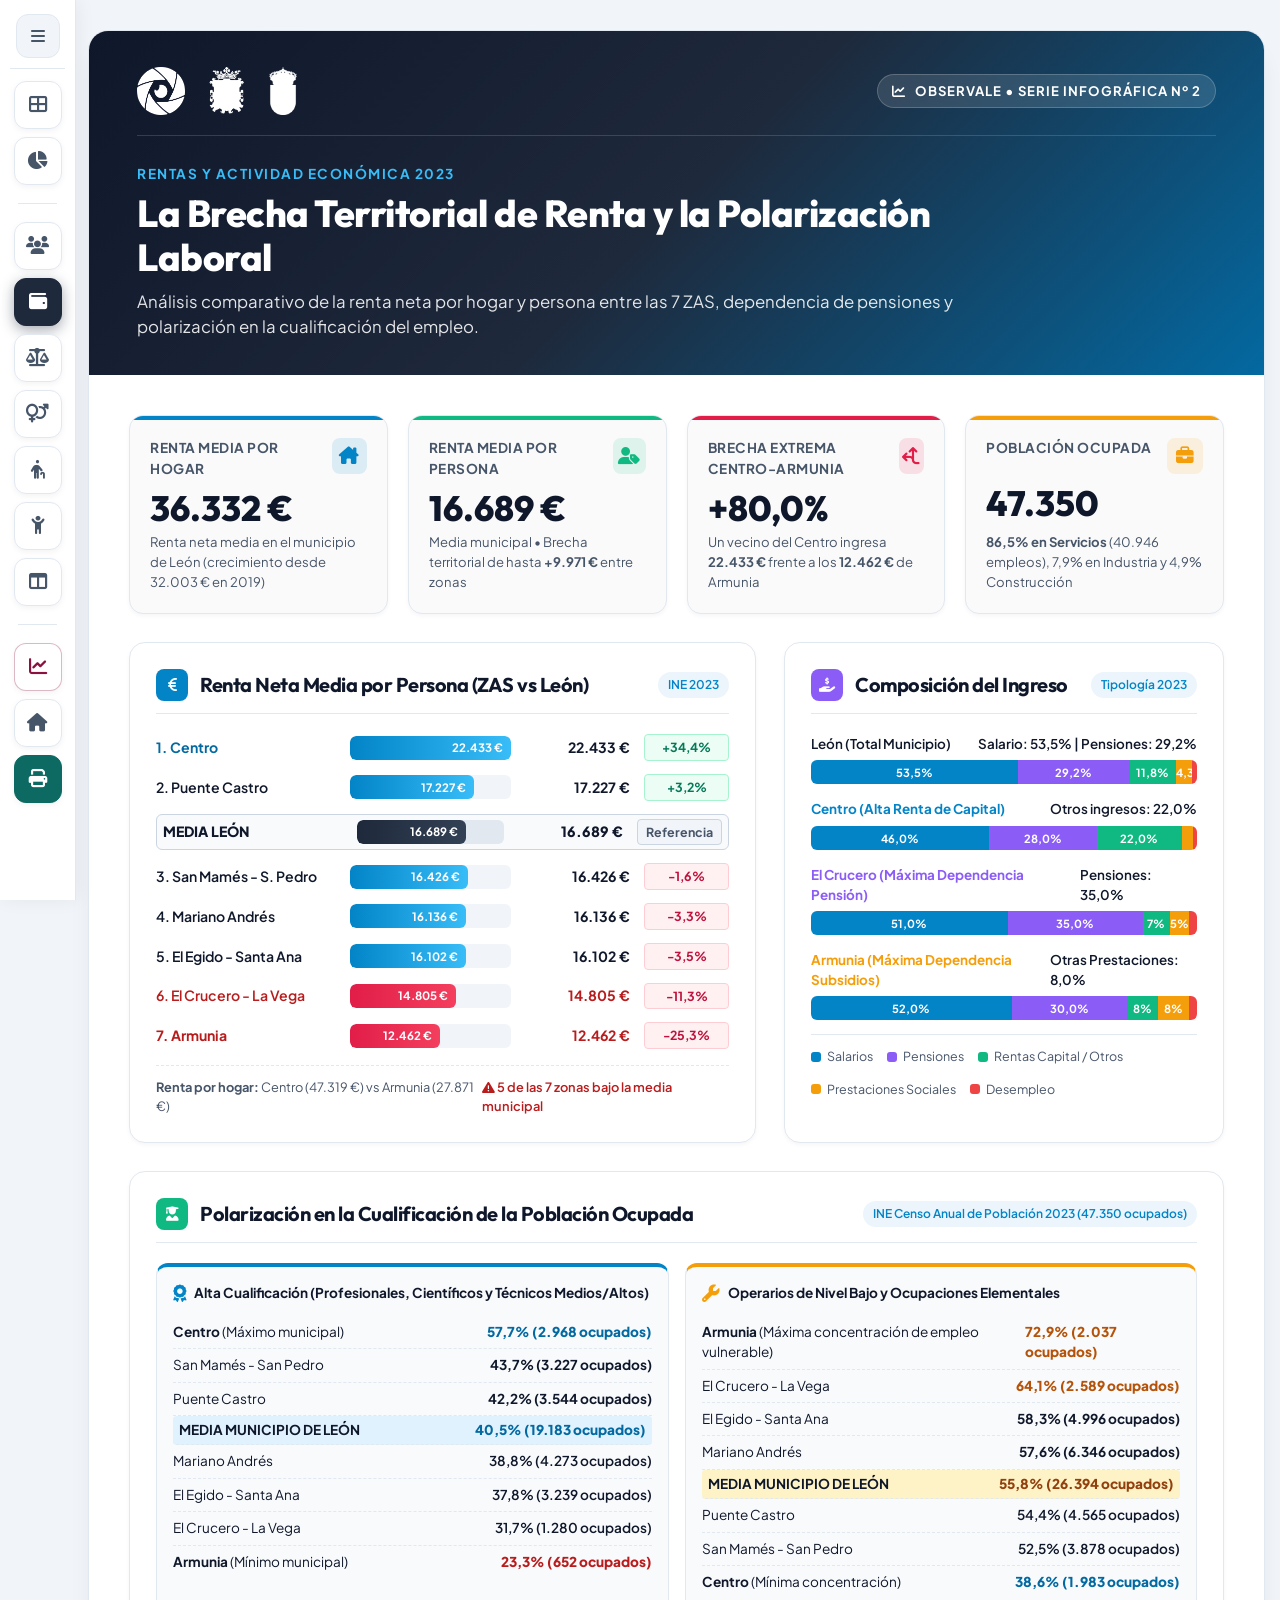
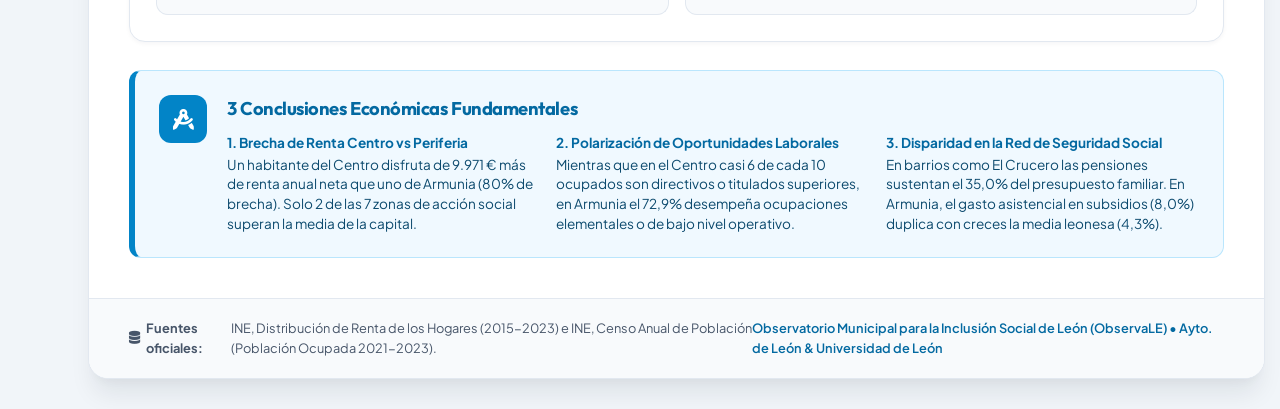
<file: infografia_2_renta_empleo.html>
<!DOCTYPE html>
<html lang="es">
<head>
  <meta charset="UTF-8">
  <meta name="viewport" content="width=device-width, initial-scale=1.0">
  <title>Infografía 2: Brecha Territorial de Renta y Polarización Laboral | ObservaLE</title>
  <link rel="preconnect" href="https://fonts.googleapis.com">
  <link rel="preconnect" href="https://fonts.gstatic.com" crossorigin>
  <link href="https://fonts.googleapis.com/css2?family=Outfit:wght@300;400;500;600;700;800;900&family=Plus+Jakarta+Sans:wght@400;500;600;700&display=swap" rel="stylesheet">
  <link rel="stylesheet" href="https://cdnjs.cloudflare.com/ajax/libs/font-awesome/6.5.1/css/all.min.css">
  <link rel="stylesheet" href="assets/css/modern-theme.css">
  <style>
    :root {
      --primary: #0284c7;
      --primary-dark: #0369a1;
      --primary-light: #38bdf8;
      --secondary: #0f172a;
      --crimson: #8b1834;
      --accent: #10b981;
      --accent-soft: #d1fae5;
      --text-main: #0f172a;
      --text-muted: #475569;
      --bg-page: #f1f5f9;
      --bg-card: #ffffff;
      --border-color: #e2e8f0;
      --shadow-sm: 0 2px 4px rgba(15, 23, 42, 0.04);
      --shadow-md: 0 8px 16px -2px rgba(15, 23, 42, 0.06), 0 4px 8px -2px rgba(15, 23, 42, 0.04);
      --shadow-lg: 0 20px 25px -5px rgba(15, 23, 42, 0.08), 0 8px 10px -6px rgba(15, 23, 42, 0.04);
    }

    * { box-sizing: border-box; margin: 0; padding: 0; }

    body {
      font-family: 'Plus Jakarta Sans', -apple-system, BlinkMacSystemFont, sans-serif;
      background-color: var(--bg-page);
      color: var(--text-main);
      line-height: 1.5;
      padding: 30px 15px;
    }

    .top-actions {
      max-width: 1200px;
      margin: 0 auto 20px;
      display: flex;
      justify-content: space-between;
      align-items: center;
      flex-wrap: wrap;
      gap: 12px;
    }

    .nav-tabs {
      display: flex;
      gap: 8px;
    }

    .btn-action {
      background: white;
      border: 1px solid var(--border-color);
      color: var(--text-muted);
      font-weight: 600;
      font-size: 0.85rem;
      padding: 8px 16px;
      border-radius: 8px;
      cursor: pointer;
      display: inline-flex;
      align-items: center;
      gap: 8px;
      box-shadow: var(--shadow-sm);
      transition: all 0.2s ease;
      text-decoration: none;
    }

    .btn-action:hover {
      background: #f8fafc;
      color: var(--text-main);
      transform: translateY(-1px);
    }

    .btn-action.active {
      background: var(--secondary);
      color: white;
      border-color: var(--secondary);
    }

    .btn-print {
      background: #0284c7;
      color: white;
      border: none;
    }

    .btn-print:hover {
      background: #0369a1;
      color: white;
    }

    .infographic-poster {
      max-width: 1200px;
      margin: 0 auto;
      background: var(--bg-card);
      border-radius: 20px;
      box-shadow: var(--shadow-lg);
      border: 1px solid var(--border-color);
      overflow: hidden;
    }

    .poster-header {
      background: linear-gradient(135deg, #0f172a 0%, #1e293b 50%, #0369a1 100%);
      color: white;
      padding: 36px 48px;
      position: relative;
    }

    .header-top {
      display: flex;
      justify-content: space-between;
      align-items: center;
      margin-bottom: 24px;
      border-bottom: 1px solid rgba(255, 255, 255, 0.15);
      padding-bottom: 20px;
    }

    .header-logos {
      display: flex;
      align-items: center;
      gap: 24px;
    }

    .header-logos img {
      height: 48px;
      object-fit: contain;
      filter: brightness(0) invert(1);
    }

    .observale-tag {
      background: rgba(255, 255, 255, 0.12);
      backdrop-filter: blur(8px);
      padding: 6px 14px;
      border-radius: 30px;
      font-size: 0.82rem;
      font-weight: 700;
      letter-spacing: 1px;
      text-transform: uppercase;
      border: 1px solid rgba(255, 255, 255, 0.2);
    }

    .poster-title-area { max-width: 880px; }

    .badge-serie {
      display: inline-block;
      color: #38bdf8;
      font-size: 0.85rem;
      font-weight: 700;
      text-transform: uppercase;
      letter-spacing: 1.5px;
      margin-bottom: 8px;
    }

    .poster-title {
      font-family: 'Outfit', sans-serif;
      font-size: 2.35rem;
      font-weight: 800;
      line-height: 1.15;
      letter-spacing: -0.5px;
      margin-bottom: 10px;
      color: #ffffff !important;
    }

    .poster-subtitle {
      font-size: 1.05rem;
      color: rgba(255, 255, 255, 0.88);
      font-weight: 400;
    }

    .poster-body {
      padding: 40px;
      display: grid;
      grid-template-columns: repeat(12, 1fr);
      gap: 28px;
    }

    .kpi-row {
      grid-column: span 12;
      display: grid;
      grid-template-columns: repeat(4, 1fr);
      gap: 20px;
    }

    .kpi-card {
      background: #fafafa;
      border: 1px solid var(--border-color);
      border-radius: 14px;
      padding: 22px 20px;
      display: flex;
      flex-direction: column;
      position: relative;
      overflow: hidden;
      box-shadow: var(--shadow-sm);
    }

    .kpi-card::before {
      content: "";
      position: absolute;
      top: 0;
      left: 0;
      width: 100%;
      height: 4px;
      background: var(--primary);
    }

    .kpi-card.emerald::before { background: #10b981; }
    .kpi-card.crimson::before { background: #e11d48; }
    .kpi-card.amber::before { background: #f59e0b; }

    .kpi-header {
      display: flex;
      justify-content: space-between;
      align-items: flex-start;
      margin-bottom: 12px;
    }

    .kpi-title {
      font-size: 0.85rem;
      font-weight: 700;
      color: var(--text-muted);
      text-transform: uppercase;
      letter-spacing: 0.5px;
    }

    .kpi-icon {
      width: 36px;
      height: 36px;
      border-radius: 8px;
      background: rgba(2, 132, 199, 0.12);
      color: var(--primary);
      display: flex;
      align-items: center;
      justify-content: center;
      font-size: 1.1rem;
    }

    .kpi-card.emerald .kpi-icon { background: rgba(16, 185, 129, 0.12); color: #10b981; }
    .kpi-card.crimson .kpi-icon { background: rgba(225, 29, 72, 0.12); color: #e11d48; }
    .kpi-card.amber .kpi-icon { background: rgba(245, 158, 11, 0.12); color: #f59e0b; }

    .kpi-value {
      font-family: 'Outfit', sans-serif;
      font-size: 2.2rem;
      font-weight: 800;
      color: var(--text-main);
      line-height: 1;
      margin-bottom: 6px;
    }

    .kpi-desc {
      font-size: 0.82rem;
      color: var(--text-muted);
      margin-top: auto;
    }

    .card-section {
      background: white;
      border: 1px solid var(--border-color);
      border-radius: 16px;
      padding: 26px;
      box-shadow: var(--shadow-sm);
    }

    .col-7 { grid-column: span 7; }
    .col-5 { grid-column: span 5; }
    .col-6 { grid-column: span 6; }
    .col-12 { grid-column: span 12; }

    .section-title-wrap {
      display: flex;
      align-items: center;
      justify-content: space-between;
      margin-bottom: 20px;
      padding-bottom: 12px;
      border-bottom: 1px solid var(--border-color);
    }

    .section-heading {
      display: flex;
      align-items: center;
      gap: 12px;
    }

    .section-icon {
      width: 32px;
      height: 32px;
      border-radius: 8px;
      background: var(--primary);
      color: white;
      display: flex;
      align-items: center;
      justify-content: center;
      font-size: 0.9rem;
    }

    .section-title {
      font-family: 'Outfit', sans-serif;
      font-size: 1.25rem;
      font-weight: 700;
      color: var(--text-main);
    }

    .section-tag {
      font-size: 0.75rem;
      font-weight: 600;
      color: var(--primary);
      background: rgba(2, 132, 199, 0.08);
      padding: 4px 10px;
      border-radius: 20px;
    }

    /* Bars Ranking */
    .income-list {
      display: flex;
      flex-direction: column;
      gap: 13px;
    }

    .income-item {
      display: grid;
      grid-template-columns: 180px 1fr 105px 85px;
      align-items: center;
      gap: 14px;
      font-size: 0.88rem;
    }

    .income-track {
      background: #f1f5f9;
      height: 24px;
      border-radius: 6px;
      overflow: hidden;
    }

    .income-fill {
      height: 100%;
      border-radius: 6px;
      display: flex;
      align-items: center;
      justify-content: flex-end;
      padding-right: 8px;
      color: white;
      font-size: 0.72rem;
      font-weight: 700;
    }

    .fill-blue { background: linear-gradient(90deg, #0284c7, #38bdf8); }
    .fill-emerald { background: linear-gradient(90deg, #059669, #10b981); }
    .fill-coral { background: linear-gradient(90deg, #e11d48, #f43f5e); }
    .fill-navy { background: linear-gradient(90deg, #1e293b, #334155); }

    .diff-badge {
      font-size: 0.78rem;
      font-weight: 700;
      text-align: center;
      padding: 3px 8px;
      border-radius: 4px;
    }

    .diff-pos { background: #ecfdf5; color: #047857; border: 1px solid #a7f3d0; }
    .diff-neg { background: #fff1f2; color: #be123c; border: 1px solid #fecdd3; }
    .diff-base { background: #f1f5f9; color: #475569; border: 1px solid #cbd5e1; }

    /* Stacked Income Sources */
    .stacked-sources {
      display: flex;
      flex-direction: column;
      gap: 15px;
    }

    .source-row {
      display: flex;
      flex-direction: column;
      gap: 6px;
    }

    .source-labels {
      display: flex;
      justify-content: space-between;
      font-size: 0.84rem;
      font-weight: 600;
    }

    .source-bar {
      display: flex;
      height: 24px;
      border-radius: 6px;
      overflow: hidden;
      font-size: 0.7rem;
      font-weight: 700;
      color: white;
      text-align: center;
      line-height: 24px;
    }

    .seg-salary { background: #0284c7; }
    .seg-pension { background: #8b5cf6; }
    .seg-capital { background: #10b981; }
    .seg-welfare { background: #f59e0b; }
    .seg-unemp { background: #ef4444; }

    .source-legend {
      display: flex;
      flex-wrap: wrap;
      gap: 14px;
      margin-top: 14px;
      padding-top: 12px;
      border-top: 1px solid var(--border-color);
      font-size: 0.78rem;
    }

    .leg-item {
      display: flex;
      align-items: center;
      gap: 6px;
      color: var(--text-muted);
    }

    .leg-dot {
      width: 10px;
      height: 10px;
      border-radius: 3px;
    }

    /* Polarized Qualification Grid */
    .polarization-grid {
      display: grid;
      grid-template-columns: repeat(2, 1fr);
      gap: 16px;
    }

    .polar-card {
      background: #f8fafc;
      border: 1px solid var(--border-color);
      border-radius: 12px;
      padding: 16px;
    }

    .polar-card.high { border-top: 4px solid #0284c7; }
    .polar-card.low { border-top: 4px solid #f59e0b; }

    .polar-header {
      font-size: 0.85rem;
      font-weight: 700;
      color: var(--text-main);
      margin-bottom: 12px;
      display: flex;
      align-items: center;
      gap: 8px;
    }

    .polar-metric {
      display: flex;
      justify-content: space-between;
      align-items: center;
      font-size: 0.85rem;
      padding: 6px 0;
      border-bottom: 1px dashed var(--border-color);
    }

    .polar-metric:last-child { border: none; }

    .takeaways-card {
      grid-column: span 12;
      background: #f0f9ff;
      border: 1px solid #bae6fd;
      border-left: 6px solid var(--primary);
      border-radius: 12px;
      padding: 24px;
      display: grid;
      grid-template-columns: auto 1fr;
      gap: 20px;
      align-items: flex-start;
    }

    .takeaways-icon {
      width: 48px;
      height: 48px;
      background: var(--primary);
      color: white;
      border-radius: 12px;
      display: flex;
      align-items: center;
      justify-content: center;
      font-size: 1.3rem;
    }

    .takeaways-content h3 {
      font-family: 'Outfit', sans-serif;
      font-size: 1.15rem;
      font-weight: 700;
      color: var(--primary-dark);
      margin-bottom: 8px;
    }

    .takeaways-list {
      display: grid;
      grid-template-columns: repeat(3, 1fr);
      gap: 16px;
      margin-top: 10px;
    }

    .takeaway-item {
      font-size: 0.85rem;
      line-height: 1.45;
      color: #0c4a6e;
    }

    .takeaway-item strong {
      display: block;
      color: var(--primary-dark);
      margin-bottom: 2px;
    }

    .poster-footer {
      background: #f8fafc;
      border-top: 1px solid var(--border-color);
      padding: 20px 40px;
      display: flex;
      justify-content: space-between;
      align-items: center;
      font-size: 0.8rem;
      color: var(--text-muted);
    }

    .footer-source {
      display: flex;
      align-items: center;
      gap: 6px;
    }

    .footer-stamp {
      font-weight: 600;
      color: var(--primary-dark);
    }

    @media print {
      body { background: white; padding: 0; }
      .top-actions { display: none; }
      .infographic-poster { box-shadow: none; border: none; }
    }

    @media (max-width: 992px) {
      .col-7, .col-5, .col-6 { grid-column: span 12; }
      .kpi-row { grid-template-columns: repeat(2, 1fr); }
      .takeaways-list { grid-template-columns: 1fr; }
      .polarization-grid { grid-template-columns: 1fr; }
    }
  </style>
<body class="has-sidebar-dock">

  <!-- ==========================================================================
       BARRA LATERAL COLAPSABLE (SIDEBAR DOCK) - BOTONES CUADRADOS CON ICONO
       ========================================================================== -->
  <aside class="stats-sidebar-dock" id="statsSidebarDock" aria-label="Navegación del Espacio Estadístico">
    <!-- Cabecera del Sidebar con Toggle -->
    <div class="sidebar-dock-header">
      <a href="estadisticas.html" class="sidebar-brand-mini" title="Hub de Análisis Estadístico">
        <img src="assets/images/LOGO4.svg" alt="ObservaLE" onerror="this.src='assets/images/logo.png'">
        <span>ObservaLE</span>
      </a>
      <button type="button" class="sidebar-toggle-btn" id="sidebarToggleBtn" title="Expandir / Colapsar menú" aria-label="Alternar menú lateral">
        <i class="fa-solid fa-bars" id="sidebarToggleIcon"></i>
      </button>
    </div>

    <!-- Grupo de Navegación Principal -->
    <div class="sidebar-buttons-group">
      <!-- Hub / Índice -->
      <a href="estadisticas.html" class="sidebar-square-btn" data-title="Hub / Índice de Secciones" title="Hub / Índice">
        <i class="fa-solid fa-th-large"></i>
        <span class="sidebar-btn-label">Hub / Índice</span>
      </a>

      <!-- Resumen General -->
      <a href="resumen_estadistico.html" class="sidebar-square-btn" data-title="Resumen del Análisis Estadístico" title="Resumen General">
        <i class="fa-solid fa-chart-pie"></i>
        <span class="sidebar-btn-label">Resumen General</span>
      </a>

      <div class="sidebar-divider"></div>

      <!-- 1. Demografía -->
      <a href="infografia_1_demografia.html" class="sidebar-square-btn" data-title="1. Demografía" title="1. Demografía">
        <i class="fa-solid fa-users"></i>
        <span class="sidebar-btn-label">1. Demografía</span>
      </a>

      <!-- 2. Renta y Empleo (ACTIVO) -->
      <a href="infografia_2_renta_empleo.html" class="sidebar-square-btn active" data-title="2. Renta y Empleo" title="2. Renta y Empleo">
        <i class="fa-solid fa-wallet"></i>
        <span class="sidebar-btn-label">2. Renta y Empleo</span>
      </a>

      <!-- 3. Pobreza (Comparativa) -->
      <a href="infografia_3_pobreza_infancia.html" class="sidebar-square-btn" data-title="3. Pobreza (Comparativa)" title="3. Pobreza">
        <i class="fa-solid fa-scale-balanced"></i>
        <span class="sidebar-btn-label">3. Pobreza</span>
      </a>

      <!-- 4. Género y Origen -->
      <a href="infografia_4_vulnerabilidad_origen_genero.html" class="sidebar-square-btn" data-title="4. Género y Origen" title="4. Género y Origen">
        <i class="fa-solid fa-venus-mars"></i>
        <span class="sidebar-btn-label">4. Género y Origen</span>
      </a>

      <!-- 5. Monográfico Mayores -->
      <a href="infografia_5_mayores_soledad.html" class="sidebar-square-btn" data-title="5. Monográfico Mayores" title="5. Mayores">
        <i class="fa-solid fa-person-cane"></i>
        <span class="sidebar-btn-label">5. Mayores</span>
      </a>

      <!-- 6. Monográfico Infancia -->
      <a href="infografia_pobreza_infantil_monografica.html" class="sidebar-square-btn" data-title="6. Monográfico Infancia" title="6. Infancia">
        <i class="fa-solid fa-child-reaching"></i>
        <span class="sidebar-btn-label">6. Infancia</span>
      </a>

      <!-- 7. Panel ZAS -->
      <a href="infografia_7_panel_zas.html" class="sidebar-square-btn" data-title="7. Panel Territorial ZAS" title="7. Panel ZAS">
        <i class="fa-solid fa-table-columns"></i>
        <span class="sidebar-btn-label">7. Panel ZAS</span>
      </a>

      <div class="sidebar-divider"></div>

      <!-- ObservaLE en Cifras -->
      <a href="https://observatorio.portalestadistico.com/?pn=observale&pc=KZS56" target="_blank" rel="noopener noreferrer" class="sidebar-square-btn sidebar-btn-cifras" data-title="ObservaLE en Cifras (Portal Estadístico)" title="ObservaLE en Cifras">
        <i class="fa-solid fa-chart-line"></i>
        <span class="sidebar-btn-label">ObservaLE en Cifras</span>
      </a>

      <!-- Volver a observale.es -->
      <a href="index.html" class="sidebar-square-btn" data-title="Volver a la portada de observale.es" title="observale.es">
        <i class="fa-solid fa-house"></i>
        <span class="sidebar-btn-label">observale.es</span>
      </a>

      <!-- Botón Imprimir / PDF -->
      <button type="button" onclick="window.print()" class="sidebar-square-btn sidebar-btn-print" data-title="Imprimir / Guardar en PDF" title="Imprimir / PDF">
        <i class="fa-solid fa-print"></i>
        <span class="sidebar-btn-label">Imprimir / PDF</span>
      </button>

    </div>
  </aside>

  <main class="infographic-poster" id="infografia-2">
    
    <header class="poster-header">
      <div class="header-top">
        <div class="header-logos">
          <img src="assets/images/logo.png" alt="ObservaLE Logo" onerror="this.style.display='none'">
          <img src="assets/images/aytologo.png" alt="Ayuntamiento de León" onerror="this.style.display='none'">
          <img src="assets/images/unilogo.png" alt="Universidad de León" onerror="this.style.display='none'">
        </div>
        <div class="observale-tag">
          <i class="fa-solid fa-chart-line" style="margin-right: 6px;"></i> ObservaLE • Serie Infográfica nº 2
        </div>
      </div>
      <div class="poster-title-area">
        <span class="badge-serie">Rentas y Actividad Económica 2023</span>
        <h1 class="poster-title">La Brecha Territorial de Renta y la Polarización Laboral</h1>
        <p class="poster-subtitle">
          Análisis comparativo de la renta neta por hogar y persona entre las 7 ZAS, dependencia de pensiones y polarización en la cualificación del empleo.
        </p>
      </div>
    </header>

    <div class="poster-body">

      <!-- KPIs -->
      <section class="kpi-row">
        
        <div class="kpi-card">
          <div class="kpi-header">
            <span class="kpi-title">Renta Media por Hogar</span>
            <div class="kpi-icon"><i class="fa-solid fa-house-chimney"></i></div>
          </div>
          <div class="kpi-value">36.332 €</div>
          <div class="kpi-desc">
            Renta neta media en el municipio de León (crecimiento desde 32.003 € en 2019)
          </div>
        </div>

        <div class="kpi-card emerald">
          <div class="kpi-header">
            <span class="kpi-title">Renta Media por Persona</span>
            <div class="kpi-icon"><i class="fa-solid fa-user-tag"></i></div>
          </div>
          <div class="kpi-value">16.689 €</div>
          <div class="kpi-desc">
            Media municipal • Brecha territorial de hasta <strong>+9.971 €</strong> entre zonas
          </div>
        </div>

        <div class="kpi-card crimson">
          <div class="kpi-header">
            <span class="kpi-title">Brecha Extrema Centro-Armunia</span>
            <div class="kpi-icon"><i class="fa-solid fa-arrows-split-up-and-left"></i></div>
          </div>
          <div class="kpi-value">+80,0%</div>
          <div class="kpi-desc">
            Un vecino del Centro ingresa <strong>22.433 €</strong> frente a los <strong>12.462 €</strong> de Armunia
          </div>
        </div>

        <div class="kpi-card amber">
          <div class="kpi-header">
            <span class="kpi-title">Población Ocupada</span>
            <div class="kpi-icon"><i class="fa-solid fa-briefcase"></i></div>
          </div>
          <div class="kpi-value">47.350</div>
          <div class="kpi-desc">
            <strong>86,5% en Servicios</strong> (40.946 empleos), 7,9% en Industria y 4,9% Construcción
          </div>
        </div>

      </section>

      <!-- Ranking de Renta por Persona -->
      <section class="card-section col-7">
        <div class="section-title-wrap">
          <div class="section-heading">
            <div class="section-icon"><i class="fa-solid fa-euro-sign"></i></div>
            <h2 class="section-title">Renta Neta Media por Persona (ZAS vs León)</h2>
          </div>
          <span class="section-tag">INE 2023</span>
        </div>

        <div class="income-list">
          
          <div class="income-item">
            <span style="font-weight: 700; color: #0369a1;">1. Centro</span>
            <div class="income-track">
              <div class="income-fill fill-blue" style="width: 100%;">22.433 €</div>
            </div>
            <span style="font-weight: 700; text-align: right;">22.433 €</span>
            <span class="diff-badge diff-pos">+34,4%</span>
          </div>

          <div class="income-item">
            <span style="font-weight: 600;">2. Puente Castro</span>
            <div class="income-track">
              <div class="income-fill fill-blue" style="width: 76.8%;">17.227 €</div>
            </div>
            <span style="font-weight: 700; text-align: right;">17.227 €</span>
            <span class="diff-badge diff-pos">+3,2%</span>
          </div>

          <div class="income-item" style="background: #f8fafc; padding: 4px 6px; border-radius: 6px; border: 1px solid #cbd5e1;">
            <span style="font-weight: 800; color: #0f172a;">MEDIA LEÓN</span>
            <div class="income-track" style="background: #e2e8f0;">
              <div class="income-fill fill-navy" style="width: 74.4%;">16.689 €</div>
            </div>
            <span style="font-weight: 800; text-align: right;">16.689 €</span>
            <span class="diff-badge diff-base">Referencia</span>
          </div>

          <div class="income-item">
            <span style="font-weight: 600;">3. San Mamés - S. Pedro</span>
            <div class="income-track">
              <div class="income-fill fill-blue" style="width: 73.2%;">16.426 €</div>
            </div>
            <span style="font-weight: 700; text-align: right;">16.426 €</span>
            <span class="diff-badge diff-neg">-1,6%</span>
          </div>

          <div class="income-item">
            <span style="font-weight: 600;">4. Mariano Andrés</span>
            <div class="income-track">
              <div class="income-fill fill-blue" style="width: 71.9%;">16.136 €</div>
            </div>
            <span style="font-weight: 700; text-align: right;">16.136 €</span>
            <span class="diff-badge diff-neg">-3,3%</span>
          </div>

          <div class="income-item">
            <span style="font-weight: 600;">5. El Egido - Santa Ana</span>
            <div class="income-track">
              <div class="income-fill fill-blue" style="width: 71.8%;">16.102 €</div>
            </div>
            <span style="font-weight: 700; text-align: right;">16.102 €</span>
            <span class="diff-badge diff-neg">-3,5%</span>
          </div>

          <div class="income-item">
            <span style="font-weight: 600; color: #b91c1c;">6. El Crucero - La Vega</span>
            <div class="income-track">
              <div class="income-fill fill-coral" style="width: 66.0%;">14.805 €</div>
            </div>
            <span style="font-weight: 700; text-align: right; color: #b91c1c;">14.805 €</span>
            <span class="diff-badge diff-neg">-11,3%</span>
          </div>

          <div class="income-item">
            <span style="font-weight: 700; color: #b91c1c;">7. Armunia</span>
            <div class="income-track">
              <div class="income-fill fill-coral" style="width: 55.6%;">12.462 €</div>
            </div>
            <span style="font-weight: 700; text-align: right; color: #b91c1c;">12.462 €</span>
            <span class="diff-badge diff-neg">-25,3%</span>
          </div>

        </div>

        <div style="margin-top: 16px; padding-top: 12px; border-top: 1px dashed var(--border-color); font-size: 0.8rem; color: var(--text-muted); display: flex; justify-content: space-between;">
          <span><strong>Renta por hogar:</strong> Centro (47.319 €) vs Armunia (27.871 €)</span>
          <span style="color: #b91c1c; font-weight: 600;"><i class="fa-solid fa-triangle-exclamation"></i> 5 de las 7 zonas bajo la media municipal</span>
        </div>
      </section>

      <!-- Fuentes de Ingreso del Hogar -->
      <section class="card-section col-5">
        <div class="section-title-wrap">
          <div class="section-heading">
            <div class="section-icon" style="background: #8b5cf6;"><i class="fa-solid fa-hand-holding-dollar"></i></div>
            <h2 class="section-title">Composición del Ingreso</h2>
          </div>
          <span class="section-tag">Tipología 2023</span>
        </div>

        <div class="stacked-sources">
          
          <div class="source-row">
            <div class="source-labels">
              <span>León (Total Municipio)</span>
              <span>Salario: 53,5% | Pensiones: 29,2%</span>
            </div>
            <div class="source-bar">
              <div class="seg-salary" style="width: 53.5%;">53,5%</div>
              <div class="seg-pension" style="width: 29.2%;">29,2%</div>
              <div class="seg-capital" style="width: 11.8%;">11,8%</div>
              <div class="seg-welfare" style="width: 4.3%;">4,3%</div>
              <div class="seg-unemp" style="width: 1.2%;"></div>
            </div>
          </div>

          <div class="source-row">
            <div class="source-labels">
              <span style="font-weight: 700; color: #0284c7;">Centro (Alta Renta de Capital)</span>
              <span>Otros ingresos: 22,0%</span>
            </div>
            <div class="source-bar">
              <div class="seg-salary" style="width: 46.0%;">46,0%</div>
              <div class="seg-pension" style="width: 28.0%;">28,0%</div>
              <div class="seg-capital" style="width: 22.0%;">22,0%</div>
              <div class="seg-welfare" style="width: 3.0%;"></div>
              <div class="seg-unemp" style="width: 1.0%;"></div>
            </div>
          </div>

          <div class="source-row">
            <div class="source-labels">
              <span style="font-weight: 700; color: #8b5cf6;">El Crucero (Máxima Dependencia Pensión)</span>
              <span>Pensiones: 35,0%</span>
            </div>
            <div class="source-bar">
              <div class="seg-salary" style="width: 51.0%;">51,0%</div>
              <div class="seg-pension" style="width: 35.0%;">35,0%</div>
              <div class="seg-capital" style="width: 7.0%;">7%</div>
              <div class="seg-welfare" style="width: 5.0%;">5%</div>
              <div class="seg-unemp" style="width: 2.0%;"></div>
            </div>
          </div>

          <div class="source-row">
            <div class="source-labels">
              <span style="font-weight: 700; color: #f59e0b;">Armunia (Máxima Dependencia Subsidios)</span>
              <span>Otras Prestaciones: 8,0%</span>
            </div>
            <div class="source-bar">
              <div class="seg-salary" style="width: 52.0%;">52,0%</div>
              <div class="seg-pension" style="width: 30.0%;">30,0%</div>
              <div class="seg-capital" style="width: 8.0%;">8%</div>
              <div class="seg-welfare" style="width: 8.0%;">8%</div>
              <div class="seg-unemp" style="width: 2.0%;"></div>
            </div>
          </div>

        </div>

        <div class="source-legend">
          <div class="leg-item"><div class="leg-dot seg-salary"></div> Salarios</div>
          <div class="leg-item"><div class="leg-dot seg-pension"></div> Pensiones</div>
          <div class="leg-item"><div class="leg-dot seg-capital"></div> Rentas Capital / Otros</div>
          <div class="leg-item"><div class="leg-dot seg-welfare"></div> Prestaciones Sociales</div>
          <div class="leg-item"><div class="leg-dot seg-unemp"></div> Desempleo</div>
        </div>
      </section>

      <!-- Polarización Ocupacional -->
      <section class="card-section col-12">
        <div class="section-title-wrap">
          <div class="section-heading">
            <div class="section-icon" style="background: #10b981;"><i class="fa-solid fa-user-graduate"></i></div>
            <h2 class="section-title">Polarización en la Cualificación de la Población Ocupada</h2>
          </div>
          <span class="section-tag">INE Censo Anual de Población 2023 (47.350 ocupados)</span>
        </div>

        <div class="polarization-grid">
          
          <div class="polar-card high">
            <div class="polar-header">
              <i class="fa-solid fa-award" style="color: #0284c7; font-size: 1.1rem;"></i>
              <span>Alta Cualificación (Profesionales, Científicos y Técnicos Medios/Altos)</span>
            </div>
            <div class="polar-metric">
              <span><strong>Centro</strong> (Máximo municipal)</span>
              <span style="font-weight: 800; color: #0369a1;">57,7% (2.968 ocupados)</span>
            </div>
            <div class="polar-metric">
              <span>San Mamés - San Pedro</span>
              <span style="font-weight: 700;">43,7% (3.227 ocupados)</span>
            </div>
            <div class="polar-metric">
              <span>Puente Castro</span>
              <span style="font-weight: 700;">42,2% (3.544 ocupados)</span>
            </div>
            <div class="polar-metric" style="background: #e0f2fe; padding: 4px 6px; border-radius: 4px;">
              <span><strong>MEDIA MUNICIPIO DE LEÓN</strong></span>
              <span style="font-weight: 800; color: #0369a1;">40,5% (19.183 ocupados)</span>
            </div>
            <div class="polar-metric">
              <span>Mariano Andrés</span>
              <span style="font-weight: 600;">38,8% (4.273 ocupados)</span>
            </div>
            <div class="polar-metric">
              <span>El Egido - Santa Ana</span>
              <span style="font-weight: 600;">37,8% (3.239 ocupados)</span>
            </div>
            <div class="polar-metric">
              <span>El Crucero - La Vega</span>
              <span style="font-weight: 600;">31,7% (1.280 ocupados)</span>
            </div>
            <div class="polar-metric">
              <span><strong>Armunia</strong> (Mínimo municipal)</span>
              <span style="font-weight: 800; color: #b91c1c;">23,3% (652 ocupados)</span>
            </div>
          </div>

          <div class="polar-card low">
            <div class="polar-header">
              <i class="fa-solid fa-wrench" style="color: #f59e0b; font-size: 1.1rem;"></i>
              <span>Operarios de Nivel Bajo y Ocupaciones Elementales</span>
            </div>
            <div class="polar-metric">
              <span><strong>Armunia</strong> (Máxima concentración de empleo vulnerable)</span>
              <span style="font-weight: 800; color: #b45309;">72,9% (2.037 ocupados)</span>
            </div>
            <div class="polar-metric">
              <span>El Crucero - La Vega</span>
              <span style="font-weight: 800; color: #b45309;">64,1% (2.589 ocupados)</span>
            </div>
            <div class="polar-metric">
              <span>El Egido - Santa Ana</span>
              <span style="font-weight: 700;">58,3% (4.996 ocupados)</span>
            </div>
            <div class="polar-metric">
              <span>Mariano Andrés</span>
              <span style="font-weight: 700;">57,6% (6.346 ocupados)</span>
            </div>
            <div class="polar-metric" style="background: #fef3c7; padding: 4px 6px; border-radius: 4px;">
              <span><strong>MEDIA MUNICIPIO DE LEÓN</strong></span>
              <span style="font-weight: 800; color: #92400e;">55,8% (26.394 ocupados)</span>
            </div>
            <div class="polar-metric">
              <span>Puente Castro</span>
              <span style="font-weight: 600;">54,4% (4.565 ocupados)</span>
            </div>
            <div class="polar-metric">
              <span>San Mamés - San Pedro</span>
              <span style="font-weight: 600;">52,5% (3.878 ocupados)</span>
            </div>
            <div class="polar-metric">
              <span><strong>Centro</strong> (Mínima concentración)</span>
              <span style="font-weight: 800; color: #0369a1;">38,6% (1.983 ocupados)</span>
            </div>
          </div>

        </div>
      </section>

      <!-- Conclusiones -->
      <aside class="takeaways-card">
        <div class="takeaways-icon">
          <i class="fa-solid fa-compass-drafting"></i>
        </div>
        <div class="takeaways-content">
          <h3>3 Conclusiones Económicas Fundamentales</h3>
          <div class="takeaways-list">
            
            <div class="takeaway-item">
              <strong>1. Brecha de Renta Centro vs Periferia</strong>
              Un habitante del Centro disfruta de 9.971 € más de renta anual neta que uno de Armunia (80% de brecha). Solo 2 de las 7 zonas de acción social superan la media de la capital.
            </div>

            <div class="takeaway-item">
              <strong>2. Polarización de Oportunidades Laborales</strong>
              Mientras que en el Centro casi 6 de cada 10 ocupados son directivos o titulados superiores, en Armunia el 72,9% desempeña ocupaciones elementales o de bajo nivel operativo.
            </div>

            <div class="takeaway-item">
              <strong>3. Disparidad en la Red de Seguridad Social</strong>
              En barrios como El Crucero las pensiones sustentan el 35,0% del presupuesto familiar. En Armunia, el gasto asistencial en subsidios (8,0%) duplica con creces la media leonesa (4,3%).
            </div>

          </div>
        </div>
      </aside>

    </div>

    <footer class="poster-footer">
      <div class="footer-source">
        <i class="fa-solid fa-database"></i> 
        <strong>Fuentes oficiales:</strong> INE, Distribución de Renta de los Hogares (2015-2023) e INE, Censo Anual de Población (Población Ocupada 2021-2023).
      </div>
      <div class="footer-stamp">
        Observatorio Municipal para la Inclusión Social de León (ObservaLE) • Ayto. de León & Universidad de León
      </div>
    </footer>

  </main>

  <script src="assets/js/sidebar-dock.js"></script>
</body>
</html>
</file>
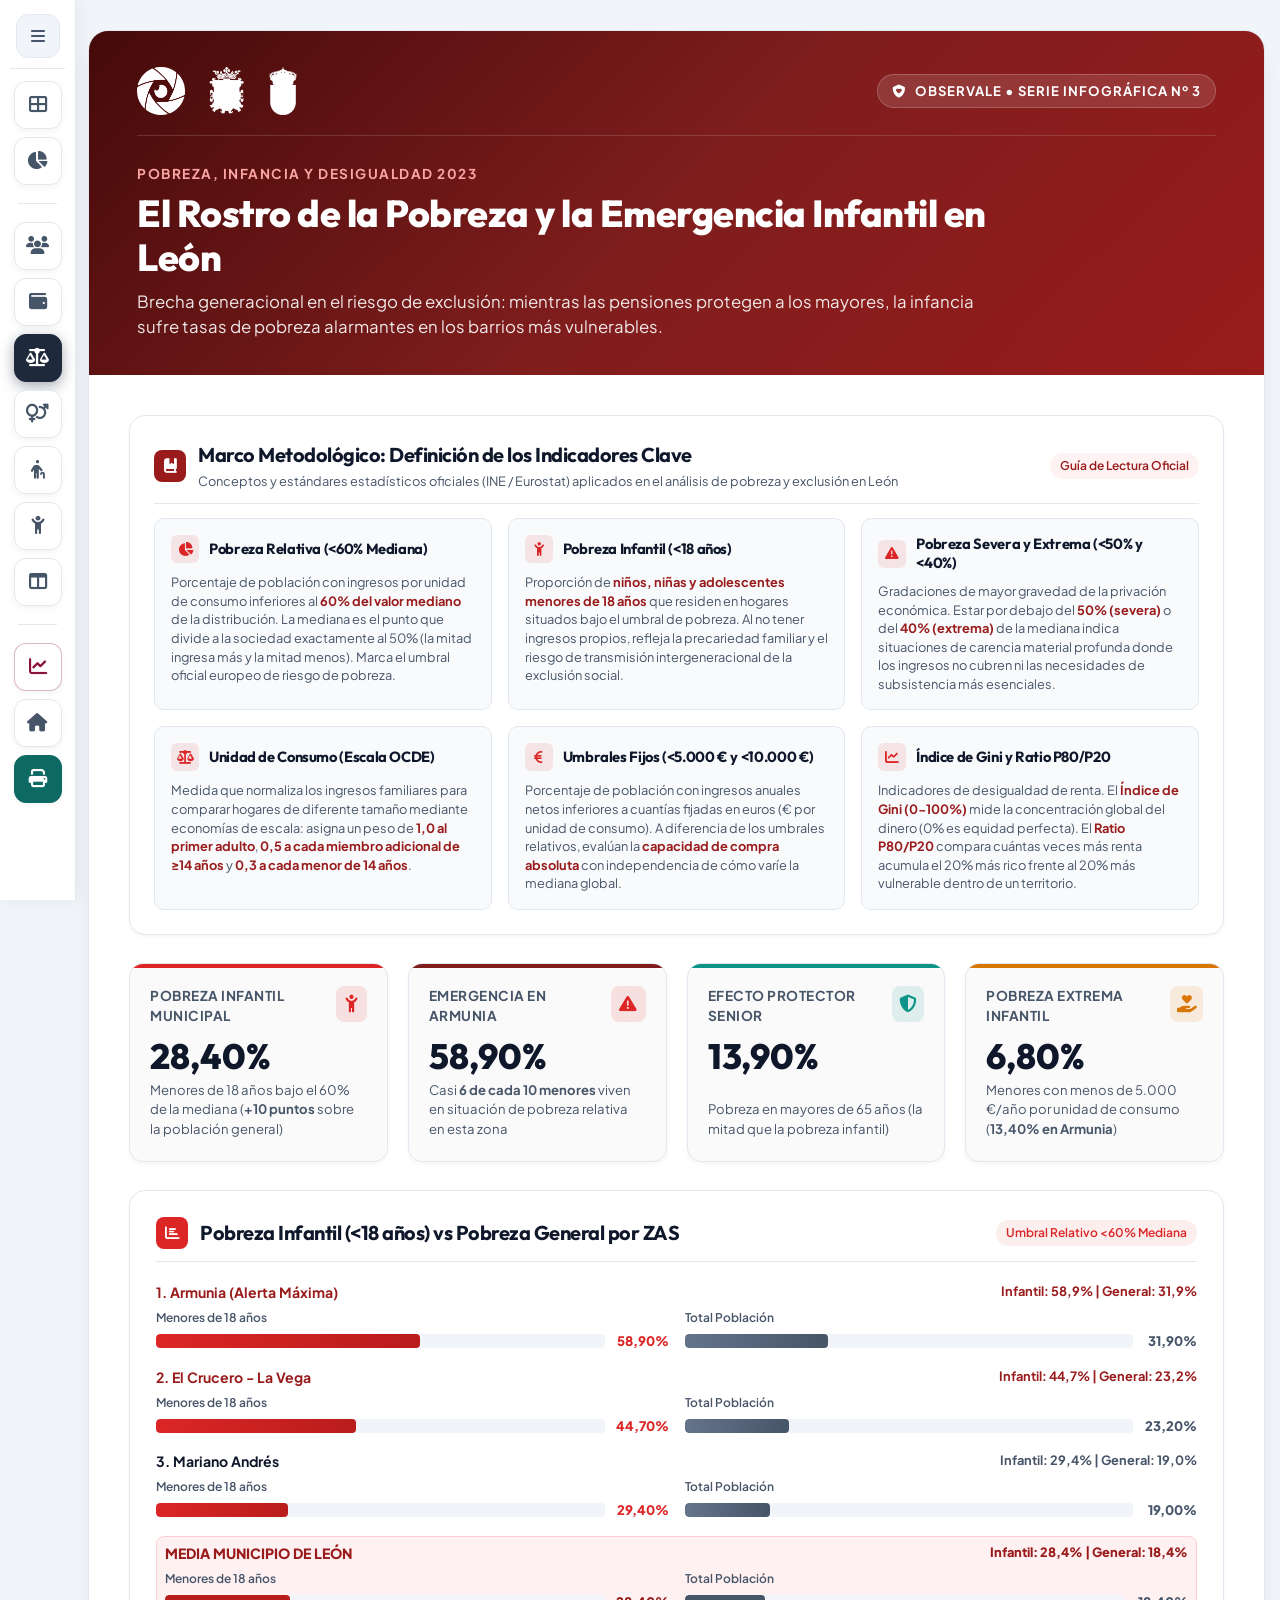
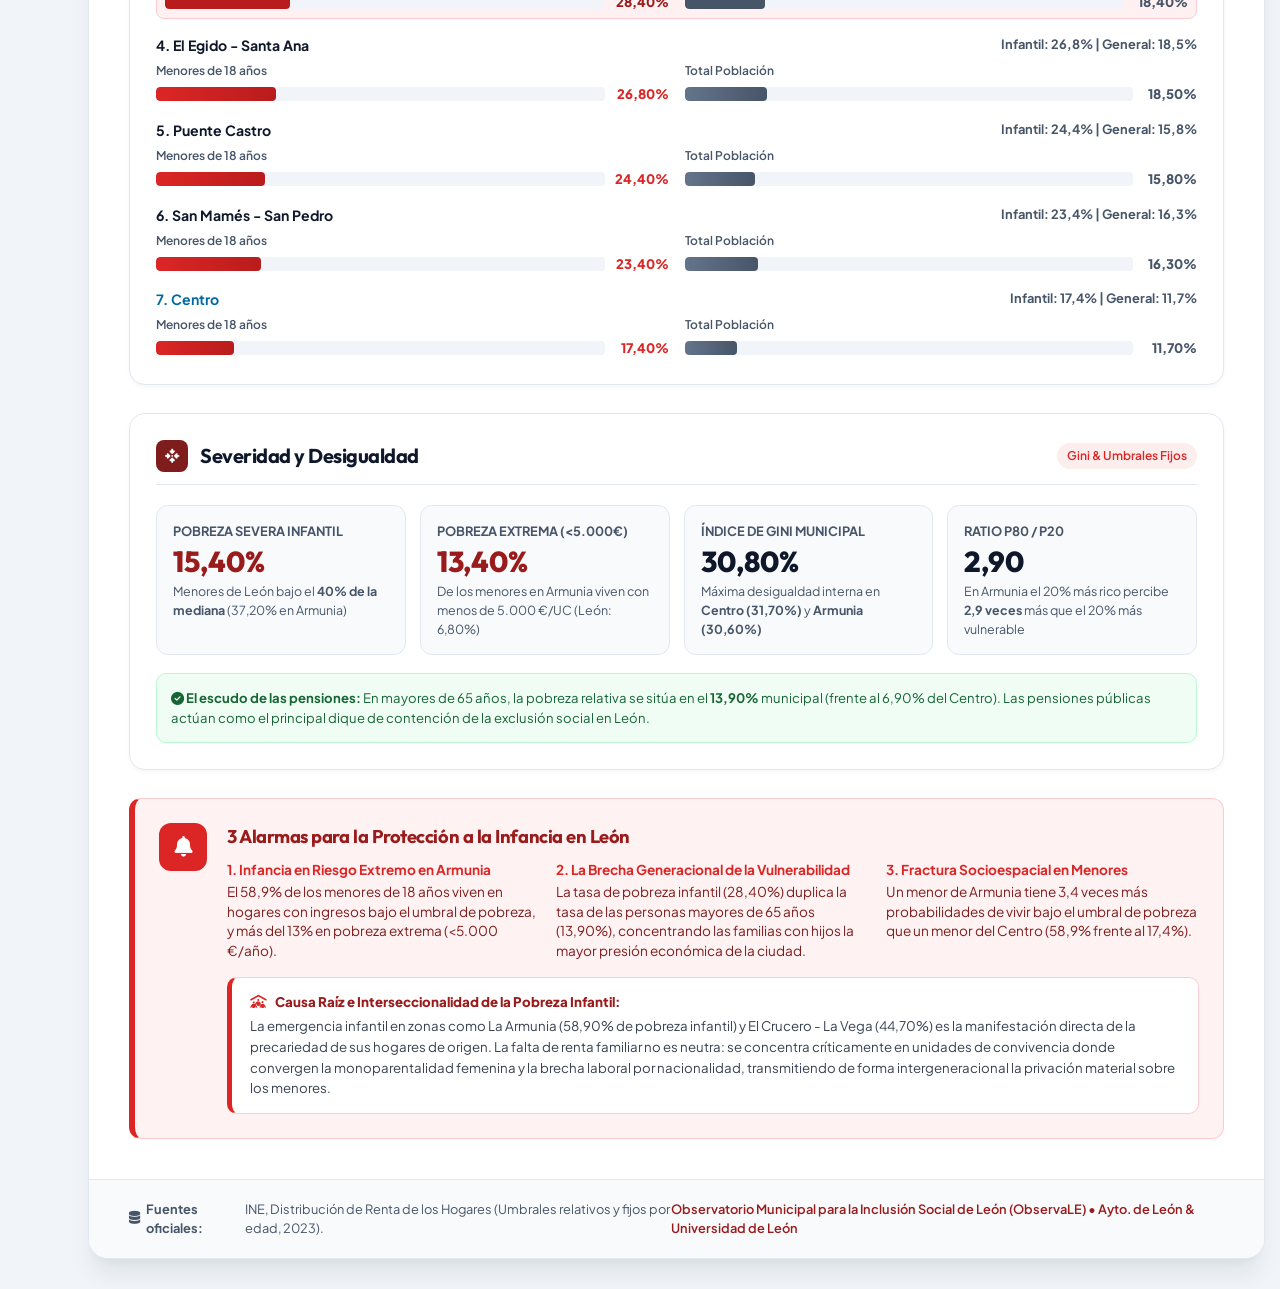
<file: infografia_3_pobreza_infancia.html>
<!DOCTYPE html>
<html lang="es">
<head>
  <meta charset="UTF-8">
  <meta name="viewport" content="width=device-width, initial-scale=1.0">
  <title>Infografía 3: El Rostro de la Pobreza y la Emergencia Infantil en León | ObservaLE</title>
  <link rel="preconnect" href="https://fonts.googleapis.com">
  <link rel="preconnect" href="https://fonts.gstatic.com" crossorigin>
  <link href="https://fonts.googleapis.com/css2?family=Outfit:wght@300;400;500;600;700;800;900&family=Plus+Jakarta+Sans:wght@400;500;600;700&display=swap" rel="stylesheet">
  <link rel="stylesheet" href="https://cdnjs.cloudflare.com/ajax/libs/font-awesome/6.5.1/css/all.min.css">
  <link rel="stylesheet" href="assets/css/modern-theme.css">
  <style>
    :root {
      --primary: #dc2626;
      --primary-dark: #991b1b;
      --primary-light: #ef4444;
      --secondary: #0f172a;
      --accent: #f59e0b;
      --text-main: #0f172a;
      --text-muted: #475569;
      --bg-page: #f1f5f9;
      --bg-card: #ffffff;
      --border-color: #e2e8f0;
      --shadow-sm: 0 2px 4px rgba(15, 23, 42, 0.04);
      --shadow-md: 0 8px 16px -2px rgba(15, 23, 42, 0.06), 0 4px 8px -2px rgba(15, 23, 42, 0.04);
      --shadow-lg: 0 20px 25px -5px rgba(15, 23, 42, 0.08), 0 8px 10px -6px rgba(15, 23, 42, 0.04);
    }

    * { box-sizing: border-box; margin: 0; padding: 0; }

    body {
      font-family: 'Plus Jakarta Sans', -apple-system, BlinkMacSystemFont, sans-serif;
      background-color: var(--bg-page);
      color: var(--text-main);
      line-height: 1.5;
      padding: 30px 15px;
    }

    .top-actions {
      max-width: 1200px;
      margin: 0 auto 20px;
      display: flex;
      justify-content: space-between;
      align-items: center;
      flex-wrap: wrap;
      gap: 12px;
    }

    .nav-tabs { display: flex; gap: 8px; }

    .btn-action {
      background: white;
      border: 1px solid var(--border-color);
      color: var(--text-muted);
      font-weight: 600;
      font-size: 0.85rem;
      padding: 8px 16px;
      border-radius: 8px;
      cursor: pointer;
      display: inline-flex;
      align-items: center;
      gap: 8px;
      box-shadow: var(--shadow-sm);
      transition: all 0.2s ease;
      text-decoration: none;
    }

    .btn-action:hover {
      background: #f8fafc;
      color: var(--text-main);
      transform: translateY(-1px);
    }

    .btn-action.active {
      background: var(--secondary);
      color: white;
      border-color: var(--secondary);
    }

    .btn-print {
      background: var(--primary);
      color: white;
      border: none;
    }

    .btn-print:hover {
      background: var(--primary-dark);
      color: white;
    }

    .infographic-poster {
      max-width: 1200px;
      margin: 0 auto;
      background: var(--bg-card);
      border-radius: 20px;
      box-shadow: var(--shadow-lg);
      border: 1px solid var(--border-color);
      overflow: hidden;
    }

    .poster-header {
      background: linear-gradient(135deg, #450a0a 0%, #7f1d1d 50%, #991b1b 100%);
      color: white;
      padding: 36px 48px;
      position: relative;
    }

    .header-top {
      display: flex;
      justify-content: space-between;
      align-items: center;
      margin-bottom: 24px;
      border-bottom: 1px solid rgba(255, 255, 255, 0.15);
      padding-bottom: 20px;
    }

    .header-logos {
      display: flex;
      align-items: center;
      gap: 24px;
    }

    .header-logos img {
      height: 48px;
      object-fit: contain;
      filter: brightness(0) invert(1);
    }

    .observale-tag {
      background: rgba(255, 255, 255, 0.12);
      backdrop-filter: blur(8px);
      padding: 6px 14px;
      border-radius: 30px;
      font-size: 0.82rem;
      font-weight: 700;
      letter-spacing: 1px;
      text-transform: uppercase;
      border: 1px solid rgba(255, 255, 255, 0.2);
    }

    .poster-title-area { max-width: 880px; }

    .badge-serie {
      display: inline-block;
      color: #fca5a5;
      font-size: 0.85rem;
      font-weight: 700;
      text-transform: uppercase;
      letter-spacing: 1.5px;
      margin-bottom: 8px;
    }

    .poster-title {
      font-family: 'Outfit', sans-serif;
      font-size: 2.35rem;
      font-weight: 800;
      line-height: 1.15;
      letter-spacing: -0.5px;
      margin-bottom: 10px;
      color: #ffffff !important;
    }

    .poster-subtitle {
      font-size: 1.05rem;
      color: rgba(255, 255, 255, 0.9);
      font-weight: 400;
    }

    .poster-body {
      padding: 40px;
      display: grid;
      grid-template-columns: repeat(12, 1fr);
      gap: 28px;
    }

    .kpi-row {
      grid-column: span 12;
      display: grid;
      grid-template-columns: repeat(4, 1fr);
      gap: 20px;
    }

    .kpi-card {
      background: #fafafa;
      border: 1px solid var(--border-color);
      border-radius: 14px;
      padding: 22px 20px;
      display: flex;
      flex-direction: column;
      position: relative;
      overflow: hidden;
      box-shadow: var(--shadow-sm);
    }

    .kpi-card::before {
      content: "";
      position: absolute;
      top: 0;
      left: 0;
      width: 100%;
      height: 4px;
      background: var(--primary);
    }

    .kpi-card.red::before { background: #dc2626; }
    .kpi-card.darkred::before { background: #7f1d1d; }
    .kpi-card.amber::before { background: #d97706; }
    .kpi-card.teal::before { background: #0d9488; }

    .kpi-header {
      display: flex;
      justify-content: space-between;
      align-items: flex-start;
      margin-bottom: 12px;
    }

    .kpi-title {
      font-size: 0.85rem;
      font-weight: 700;
      color: var(--text-muted);
      text-transform: uppercase;
      letter-spacing: 0.5px;
    }

    .kpi-icon {
      width: 36px;
      height: 36px;
      border-radius: 8px;
      background: rgba(220, 38, 38, 0.12);
      color: var(--primary);
      display: flex;
      align-items: center;
      justify-content: center;
      font-size: 1.1rem;
    }

    .kpi-card.teal .kpi-icon { background: rgba(13, 148, 136, 0.12); color: #0d9488; }
    .kpi-card.amber .kpi-icon { background: rgba(217, 119, 6, 0.12); color: #d97706; }

    .kpi-value {
      font-family: 'Outfit', sans-serif;
      font-size: 2.2rem;
      font-weight: 800;
      color: var(--text-main);
      line-height: 1;
      margin-bottom: 6px;
    }

    .kpi-desc {
      font-size: 0.82rem;
      color: var(--text-muted);
      margin-top: auto;
    }

    .card-section {
      background: white;
      border: 1px solid var(--border-color);
      border-radius: 16px;
      padding: 26px;
      box-shadow: var(--shadow-sm);
    }

    .col-7 { grid-column: span 7; }
    .col-5 { grid-column: span 5; }
    .col-6 { grid-column: span 6; }
    .col-12 { grid-column: span 12; }

    .section-title-wrap {
      display: flex;
      align-items: center;
      justify-content: space-between;
      margin-bottom: 20px;
      padding-bottom: 12px;
      border-bottom: 1px solid var(--border-color);
    }

    .section-heading {
      display: flex;
      align-items: center;
      gap: 12px;
    }

    .section-icon {
      width: 32px;
      height: 32px;
      border-radius: 8px;
      background: var(--primary);
      color: white;
      display: flex;
      align-items: center;
      justify-content: center;
      font-size: 0.9rem;
    }

    .section-title {
      font-family: 'Outfit', sans-serif;
      font-size: 1.25rem;
      font-weight: 700;
      color: var(--text-main);
    }

    .section-tag {
      font-size: 0.75rem;
      font-weight: 600;
      color: var(--primary);
      background: rgba(220, 38, 38, 0.08);
      padding: 4px 10px;
      border-radius: 20px;
    }

    /* Definición de Indicadores Conceptuales */
    .glossary-card {
      grid-column: span 12;
      background: white;
      border: 1px solid var(--border-color);
      border-radius: 16px;
      padding: 24px;
      box-shadow: var(--shadow-sm);
    }

    .glossary-grid {
      display: grid;
      grid-template-columns: repeat(3, 1fr);
      gap: 16px;
      margin-top: 14px;
    }

    .glossary-item {
      background: #f8fafc;
      border: 1px solid #e2e8f0;
      border-radius: 10px;
      padding: 16px;
      display: flex;
      flex-direction: column;
      gap: 6px;
      transition: transform 0.2s ease, border-color 0.2s ease;
    }

    .glossary-item:hover {
      transform: translateY(-2px);
      border-color: #cbd5e1;
    }

    .glossary-header {
      display: flex;
      align-items: center;
      gap: 10px;
      margin-bottom: 4px;
    }

    .glossary-icon {
      width: 28px;
      height: 28px;
      border-radius: 6px;
      background: rgba(220, 38, 38, 0.1);
      color: var(--primary);
      display: flex;
      align-items: center;
      justify-content: center;
      font-size: 0.85rem;
      flex-shrink: 0;
    }

    .glossary-title {
      font-family: 'Outfit', sans-serif;
      font-size: 0.92rem;
      font-weight: 700;
      color: var(--text-main);
      line-height: 1.25;
    }

    .glossary-desc {
      font-size: 0.8rem;
      color: var(--text-muted);
      line-height: 1.45;
    }

    .glossary-desc strong {
      color: var(--primary-dark);
    }

    /* Double Bar Comparison: Child Poverty vs Total Poverty */
    .dual-bars-list {
      display: flex;
      flex-direction: column;
      gap: 16px;
    }

    .dual-item {
      display: flex;
      flex-direction: column;
      gap: 6px;
    }

    .dual-labels {
      display: flex;
      justify-content: space-between;
      font-size: 0.88rem;
      font-weight: 700;
    }

    .dual-tracks {
      display: grid;
      grid-template-columns: 1fr 1fr;
      gap: 16px;
    }

    .bar-wrapper {
      display: flex;
      flex-direction: column;
      gap: 4px;
    }

    .bar-sublabel {
      font-size: 0.75rem;
      color: var(--text-muted);
      font-weight: 600;
    }

    .bar-row {
      display: grid;
      grid-template-columns: 1fr 56px;
      align-items: center;
      gap: 8px;
    }

    .bar-track {
      background: #f1f5f9;
      height: 14px;
      border-radius: 4px;
      overflow: hidden;
    }

    .bar-fill {
      height: 100%;
      border-radius: 4px;
      transition: width 0.6s ease;
    }

    .bar-num {
      font-size: 0.82rem;
      font-weight: 800;
      text-align: right;
    }

    .fill-infant { background: linear-gradient(90deg, #dc2626, #b91c1c); }
    .fill-general { background: linear-gradient(90deg, #64748b, #475569); }
    .fill-senior { background: linear-gradient(90deg, #0d9488, #0f766e); }
    .num-infant { color: #dc2626; }
    .num-general { color: #475569; }

    /* Gini / Extreme poverty matrix */
    .poverty-severity-grid {
      display: grid;
      grid-template-columns: repeat(4, 1fr);
      gap: 14px;
    }

    .severity-box {
      background: #f8fafc;
      border: 1px solid var(--border-color);
      border-radius: 12px;
      padding: 16px;
      display: flex;
      flex-direction: column;
      gap: 6px;
    }

    .severity-title {
      font-size: 0.8rem;
      font-weight: 700;
      color: var(--text-muted);
      text-transform: uppercase;
    }

    .severity-val {
      font-family: 'Outfit', sans-serif;
      font-size: 1.8rem;
      font-weight: 800;
      color: var(--primary-dark);
      line-height: 1;
    }

    .severity-desc {
      font-size: 0.78rem;
      color: var(--text-muted);
    }

    /* Takeaways */
    .takeaways-card {
      grid-column: span 12;
      background: #fef2f2;
      border: 1px solid #fecaca;
      border-left: 6px solid var(--primary);
      border-radius: 12px;
      padding: 24px;
      display: grid;
      grid-template-columns: auto 1fr;
      gap: 20px;
      align-items: flex-start;
    }

    .takeaways-icon {
      width: 48px;
      height: 48px;
      background: var(--primary);
      color: white;
      border-radius: 12px;
      display: flex;
      align-items: center;
      justify-content: center;
      font-size: 1.3rem;
    }

    .takeaways-content h3 {
      font-family: 'Outfit', sans-serif;
      font-size: 1.15rem;
      font-weight: 700;
      color: var(--primary-dark);
      margin-bottom: 8px;
    }

    .takeaways-list {
      display: grid;
      grid-template-columns: repeat(3, 1fr);
      gap: 16px;
      margin-top: 10px;
    }

    .takeaway-item {
      font-size: 0.85rem;
      line-height: 1.45;
      color: #7f1d1d;
    }

    .takeaway-item strong {
      display: block;
      color: var(--primary);
      margin-bottom: 2px;
    }

    .poster-footer {
      background: #f8fafc;
      border-top: 1px solid var(--border-color);
      padding: 20px 40px;
      display: flex;
      justify-content: space-between;
      align-items: center;
      font-size: 0.8rem;
      color: var(--text-muted);
    }

    .footer-source {
      display: flex;
      align-items: center;
      gap: 6px;
    }

    .footer-stamp {
      font-weight: 600;
      color: var(--primary-dark);
    }

    @media print {
      body { background: white; padding: 0; }
      .top-actions { display: none; }
      .infographic-poster { box-shadow: none; border: none; }
    }

    @media (max-width: 992px) {
      .col-7, .col-5, .col-6 { grid-column: span 12; }
      .kpi-row { grid-template-columns: repeat(2, 1fr); }
      .takeaways-list { grid-template-columns: 1fr; }
      .dual-tracks { grid-template-columns: 1fr; }
      .glossary-grid { grid-template-columns: 1fr; }
      .poverty-severity-grid { grid-template-columns: repeat(2, 1fr); }
    }
    @media (max-width: 640px) {
      .poverty-severity-grid { grid-template-columns: 1fr; }
    }
  </style>
<body class="has-sidebar-dock">

  <!-- ==========================================================================
       BARRA LATERAL COLAPSABLE (SIDEBAR DOCK) - BOTONES CUADRADOS CON ICONO
       ========================================================================== -->
  <aside class="stats-sidebar-dock" id="statsSidebarDock" aria-label="Navegación del Espacio Estadístico">
    <!-- Cabecera del Sidebar con Toggle -->
    <div class="sidebar-dock-header">
      <a href="estadisticas.html" class="sidebar-brand-mini" title="Hub de Análisis Estadístico">
        <img src="assets/images/LOGO4.svg" alt="ObservaLE" onerror="this.src='assets/images/logo.png'">
        <span>ObservaLE</span>
      </a>
      <button type="button" class="sidebar-toggle-btn" id="sidebarToggleBtn" title="Expandir / Colapsar menú" aria-label="Alternar menú lateral">
        <i class="fa-solid fa-bars" id="sidebarToggleIcon"></i>
      </button>
    </div>

    <!-- Grupo de Navegación Principal -->
    <div class="sidebar-buttons-group">
      <!-- Hub / Índice -->
      <a href="estadisticas.html" class="sidebar-square-btn" data-title="Hub / Índice de Secciones" title="Hub / Índice">
        <i class="fa-solid fa-th-large"></i>
        <span class="sidebar-btn-label">Hub / Índice</span>
      </a>

      <!-- Resumen General -->
      <a href="resumen_estadistico.html" class="sidebar-square-btn" data-title="Resumen del Análisis Estadístico" title="Resumen General">
        <i class="fa-solid fa-chart-pie"></i>
        <span class="sidebar-btn-label">Resumen General</span>
      </a>

      <div class="sidebar-divider"></div>

      <!-- 1. Demografía -->
      <a href="infografia_1_demografia.html" class="sidebar-square-btn" data-title="1. Demografía" title="1. Demografía">
        <i class="fa-solid fa-users"></i>
        <span class="sidebar-btn-label">1. Demografía</span>
      </a>

      <!-- 2. Renta y Empleo -->
      <a href="infografia_2_renta_empleo.html" class="sidebar-square-btn" data-title="2. Renta y Empleo" title="2. Renta y Empleo">
        <i class="fa-solid fa-wallet"></i>
        <span class="sidebar-btn-label">2. Renta y Empleo</span>
      </a>

      <!-- 3. Pobreza (Comparativa) (ACTIVO) -->
      <a href="infografia_3_pobreza_infancia.html" class="sidebar-square-btn active" data-title="3. Pobreza (Comparativa)" title="3. Pobreza">
        <i class="fa-solid fa-scale-balanced"></i>
        <span class="sidebar-btn-label">3. Pobreza</span>
      </a>

      <!-- 4. Género y Origen -->
      <a href="infografia_4_vulnerabilidad_origen_genero.html" class="sidebar-square-btn" data-title="4. Género y Origen" title="4. Género y Origen">
        <i class="fa-solid fa-venus-mars"></i>
        <span class="sidebar-btn-label">4. Género y Origen</span>
      </a>

      <!-- 5. Monográfico Mayores -->
      <a href="infografia_5_mayores_soledad.html" class="sidebar-square-btn" data-title="5. Monográfico Mayores" title="5. Mayores">
        <i class="fa-solid fa-person-cane"></i>
        <span class="sidebar-btn-label">5. Mayores</span>
      </a>

      <!-- 6. Monográfico Infancia -->
      <a href="infografia_pobreza_infantil_monografica.html" class="sidebar-square-btn" data-title="6. Monográfico Infancia" title="6. Infancia">
        <i class="fa-solid fa-child-reaching"></i>
        <span class="sidebar-btn-label">6. Infancia</span>
      </a>

      <!-- 7. Panel ZAS -->
      <a href="infografia_7_panel_zas.html" class="sidebar-square-btn" data-title="7. Panel Territorial ZAS" title="7. Panel ZAS">
        <i class="fa-solid fa-table-columns"></i>
        <span class="sidebar-btn-label">7. Panel ZAS</span>
      </a>

      <div class="sidebar-divider"></div>

      <!-- ObservaLE en Cifras -->
      <a href="https://observatorio.portalestadistico.com/?pn=observale&pc=KZS56" target="_blank" rel="noopener noreferrer" class="sidebar-square-btn sidebar-btn-cifras" data-title="ObservaLE en Cifras (Portal Estadístico)" title="ObservaLE en Cifras">
        <i class="fa-solid fa-chart-line"></i>
        <span class="sidebar-btn-label">ObservaLE en Cifras</span>
      </a>

      <!-- Volver a observale.es -->
      <a href="index.html" class="sidebar-square-btn" data-title="Volver a la portada de observale.es" title="observale.es">
        <i class="fa-solid fa-house"></i>
        <span class="sidebar-btn-label">observale.es</span>
      </a>

      <!-- Botón Imprimir / PDF -->
      <button type="button" onclick="window.print()" class="sidebar-square-btn sidebar-btn-print" data-title="Imprimir / Guardar en PDF" title="Imprimir / PDF">
        <i class="fa-solid fa-print"></i>
        <span class="sidebar-btn-label">Imprimir / PDF</span>
      </button>

    </div>
  </aside>

  <main class="infographic-poster" id="infografia-3">
    
    <header class="poster-header">
      <div class="header-top">
        <div class="header-logos">
          <img src="assets/images/logo.png" alt="ObservaLE Logo" onerror="this.style.display='none'">
          <img src="assets/images/aytologo.png" alt="Ayuntamiento de León" onerror="this.style.display='none'">
          <img src="assets/images/unilogo.png" alt="Universidad de León" onerror="this.style.display='none'">
        </div>
        <div class="observale-tag">
          <i class="fa-solid fa-shield-heart" style="margin-right: 6px;"></i> ObservaLE • Serie Infográfica nº 3
        </div>
      </div>
      <div class="poster-title-area">
        <span class="badge-serie">Pobreza, Infancia y Desigualdad 2023</span>
        <h1 class="poster-title">El Rostro de la Pobreza y la Emergencia Infantil en León</h1>
        <p class="poster-subtitle">
          Brecha generacional en el riesgo de exclusión: mientras las pensiones protegen a los mayores, la infancia sufre tasas de pobreza alarmantes en los barrios más vulnerables.
        </p>
      </div>
    </header>

    <div class="poster-body">

      <!-- Bloque Conceptual: Definición de los Principales Indicadores Utilizados -->
      <section class="glossary-card">
        <div class="section-title-wrap" style="margin-bottom: 6px;">
          <div class="section-heading">
            <div class="section-icon" style="background: #991b1b;"><i class="fa-solid fa-book-bookmark"></i></div>
            <div>
              <h2 class="section-title">Marco Metodológico: Definición de los Indicadores Clave</h2>
              <p style="font-size: 0.8rem; color: var(--text-muted); margin-top: 2px;">
                Conceptos y estándares estadísticos oficiales (INE / Eurostat) aplicados en el análisis de pobreza y exclusión en León
              </p>
            </div>
          </div>
          <span class="section-tag" style="background: #fef2f2; color: #991b1b;">Guía de Lectura Oficial</span>
        </div>

        <div class="glossary-grid">
          
          <div class="glossary-item">
            <div class="glossary-header">
              <div class="glossary-icon"><i class="fa-solid fa-chart-pie"></i></div>
              <h3 class="glossary-title">Pobreza Relativa (&lt;60% Mediana)</h3>
            </div>
            <p class="glossary-desc">
              Porcentaje de población con ingresos por unidad de consumo inferiores al <strong>60% del valor mediano</strong> de la distribución. La mediana es el punto que divide a la sociedad exactamente al 50% (la mitad ingresa más y la mitad menos). Marca el umbral oficial europeo de riesgo de pobreza.
            </p>
          </div>

          <div class="glossary-item">
            <div class="glossary-header">
              <div class="glossary-icon"><i class="fa-solid fa-child-reaching"></i></div>
              <h3 class="glossary-title">Pobreza Infantil (&lt;18 años)</h3>
            </div>
            <p class="glossary-desc">
              Proporción de <strong>niños, niñas y adolescentes menores de 18 años</strong> que residen en hogares situados bajo el umbral de pobreza. Al no tener ingresos propios, refleja la precariedad familiar y el riesgo de transmisión intergeneracional de la exclusión social.
            </p>
          </div>

          <div class="glossary-item">
            <div class="glossary-header">
              <div class="glossary-icon"><i class="fa-solid fa-triangle-exclamation"></i></div>
              <h3 class="glossary-title">Pobreza Severa y Extrema (&lt;50% y &lt;40%)</h3>
            </div>
            <p class="glossary-desc">
              Gradaciones de mayor gravedad de la privación económica. Estar por debajo del <strong>50% (severa)</strong> o del <strong>40% (extrema)</strong> de la mediana indica situaciones de carencia material profunda donde los ingresos no cubren ni las necesidades de subsistencia más esenciales.
            </p>
          </div>

          <div class="glossary-item">
            <div class="glossary-header">
              <div class="glossary-icon"><i class="fa-solid fa-scale-balanced"></i></div>
              <h3 class="glossary-title">Unidad de Consumo (Escala OCDE)</h3>
            </div>
            <p class="glossary-desc">
              Medida que normaliza los ingresos familiares para comparar hogares de diferente tamaño mediante economías de escala: asigna un peso de <strong>1,0 al primer adulto</strong>, <strong>0,5 a cada miembro adicional de ≥14 años</strong> y <strong>0,3 a cada menor de 14 años</strong>.
            </p>
          </div>

          <div class="glossary-item">
            <div class="glossary-header">
              <div class="glossary-icon"><i class="fa-solid fa-euro-sign"></i></div>
              <h3 class="glossary-title">Umbrales Fijos (&lt;5.000 € y &lt;10.000 €)</h3>
            </div>
            <p class="glossary-desc">
              Porcentaje de población con ingresos anuales netos inferiores a cuantías fijadas en euros (€ por unidad de consumo). A diferencia de los umbrales relativos, evalúan la <strong>capacidad de compra absoluta</strong> con independencia de cómo varíe la mediana global.
            </p>
          </div>

          <div class="glossary-item">
            <div class="glossary-header">
              <div class="glossary-icon"><i class="fa-solid fa-chart-line"></i></div>
              <h3 class="glossary-title">Índice de Gini y Ratio P80/P20</h3>
            </div>
            <p class="glossary-desc">
              Indicadores de desigualdad de renta. El <strong>Índice de Gini (0-100%)</strong> mide la concentración global del dinero (0% es equidad perfecta). El <strong>Ratio P80/P20</strong> compara cuántas veces más renta acumula el 20% más rico frente al 20% más vulnerable dentro de un territorio.
            </p>
          </div>

        </div>
      </section>

      <!-- KPIs -->
      <section class="kpi-row">
        
        <div class="kpi-card red">
          <div class="kpi-header">
            <span class="kpi-title">Pobreza Infantil Municipal</span>
            <div class="kpi-icon"><i class="fa-solid fa-child-reaching"></i></div>
          </div>
          <div class="kpi-value">28,40%</div>
          <div class="kpi-desc">
            Menores de 18 años bajo el 60% de la mediana (<strong>+10 puntos</strong> sobre la población general)
          </div>
        </div>

        <div class="kpi-card darkred">
          <div class="kpi-header">
            <span class="kpi-title">Emergencia en Armunia</span>
            <div class="kpi-icon"><i class="fa-solid fa-triangle-exclamation"></i></div>
          </div>
          <div class="kpi-value">58,90%</div>
          <div class="kpi-desc">
            Casi <strong>6 de cada 10 menores</strong> viven en situación de pobreza relativa en esta zona
          </div>
        </div>

        <div class="kpi-card teal">
          <div class="kpi-header">
            <span class="kpi-title">Efecto Protector Senior</span>
            <div class="kpi-icon"><i class="fa-solid fa-shield-halved"></i></div>
          </div>
          <div class="kpi-value">13,90%</div>
          <div class="kpi-desc">
            Pobreza en mayores de 65 años (la mitad que la pobreza infantil)
          </div>
        </div>

        <div class="kpi-card amber">
          <div class="kpi-header">
            <span class="kpi-title">Pobreza Extrema Infantil</span>
            <div class="kpi-icon"><i class="fa-solid fa-hand-holding-heart"></i></div>
          </div>
          <div class="kpi-value">6,80%</div>
          <div class="kpi-desc">
            Menores con menos de 5.000 €/año por unidad de consumo (<strong>13,40% en Armunia</strong>)
          </div>
        </div>

      </section>

      <!-- Comparativa Dual: Pobreza Infantil vs Pobreza General por ZAS -->
      <section class="card-section col-12">
        <div class="section-title-wrap">
          <div class="section-heading">
            <div class="section-icon"><i class="fa-solid fa-chart-bar"></i></div>
            <h2 class="section-title">Pobreza Infantil (<18 años) vs Pobreza General por ZAS</h2>
          </div>
          <span class="section-tag">Umbral Relativo &lt;60% Mediana</span>
        </div>

        <div class="dual-bars-list">
          
          <div class="dual-item">
            <div class="dual-labels">
              <span style="color: #991b1b;">1. Armunia (Alerta Máxima)</span>
              <span style="font-size: 0.8rem; color: #991b1b;">Infantil: 58,9% | General: 31,9%</span>
            </div>
            <div class="dual-tracks">
              <div class="bar-wrapper">
                <span class="bar-sublabel">Menores de 18 años</span>
                <div class="bar-row">
                  <div class="bar-track"><div class="bar-fill fill-infant" style="width: 58.9%;"></div></div>
                  <span class="bar-num num-infant">58,90%</span>
                </div>
              </div>
              <div class="bar-wrapper">
                <span class="bar-sublabel">Total Población</span>
                <div class="bar-row">
                  <div class="bar-track"><div class="bar-fill fill-general" style="width: 31.9%;"></div></div>
                  <span class="bar-num num-general">31,90%</span>
                </div>
              </div>
            </div>
          </div>

          <div class="dual-item">
            <div class="dual-labels">
              <span style="color: #991b1b;">2. El Crucero - La Vega</span>
              <span style="font-size: 0.8rem; color: #991b1b;">Infantil: 44,7% | General: 23,2%</span>
            </div>
            <div class="dual-tracks">
              <div class="bar-wrapper">
                <span class="bar-sublabel">Menores de 18 años</span>
                <div class="bar-row">
                  <div class="bar-track"><div class="bar-fill fill-infant" style="width: 44.7%;"></div></div>
                  <span class="bar-num num-infant">44,70%</span>
                </div>
              </div>
              <div class="bar-wrapper">
                <span class="bar-sublabel">Total Población</span>
                <div class="bar-row">
                  <div class="bar-track"><div class="bar-fill fill-general" style="width: 23.2%;"></div></div>
                  <span class="bar-num num-general">23,20%</span>
                </div>
              </div>
            </div>
          </div>

          <div class="dual-item">
            <div class="dual-labels">
              <span>3. Mariano Andrés</span>
              <span style="font-size: 0.8rem; color: var(--text-muted);">Infantil: 29,4% | General: 19,0%</span>
            </div>
            <div class="dual-tracks">
              <div class="bar-wrapper">
                <span class="bar-sublabel">Menores de 18 años</span>
                <div class="bar-row">
                  <div class="bar-track"><div class="bar-fill fill-infant" style="width: 29.4%;"></div></div>
                  <span class="bar-num num-infant">29,40%</span>
                </div>
              </div>
              <div class="bar-wrapper">
                <span class="bar-sublabel">Total Población</span>
                <div class="bar-row">
                  <div class="bar-track"><div class="bar-fill fill-general" style="width: 19.0%;"></div></div>
                  <span class="bar-num num-general">19,00%</span>
                </div>
              </div>
            </div>
          </div>

          <div class="dual-item" style="background: #fff1f2; padding: 6px 8px; border-radius: 8px; border: 1px solid #fecdd3;">
            <div class="dual-labels">
              <span style="font-weight: 800; color: #991b1b;">MEDIA MUNICIPIO DE LEÓN</span>
              <span style="font-weight: 800; color: #991b1b; font-size: 0.8rem;">Infantil: 28,4% | General: 18,4%</span>
            </div>
            <div class="dual-tracks">
              <div class="bar-wrapper">
                <span class="bar-sublabel">Menores de 18 años</span>
                <div class="bar-row">
                  <div class="bar-track"><div class="bar-fill" style="width: 28.4%; background: #b91c1c;"></div></div>
                  <span class="bar-num" style="color: #991b1b;">28,40%</span>
                </div>
              </div>
              <div class="bar-wrapper">
                <span class="bar-sublabel">Total Población</span>
                <div class="bar-row">
                  <div class="bar-track"><div class="bar-fill" style="width: 18.4%; background: #475569;"></div></div>
                  <span class="bar-num" style="color: #475569;">18,40%</span>
                </div>
              </div>
            </div>
          </div>

          <div class="dual-item">
            <div class="dual-labels">
              <span>4. El Egido - Santa Ana</span>
              <span style="font-size: 0.8rem; color: var(--text-muted);">Infantil: 26,8% | General: 18,5%</span>
            </div>
            <div class="dual-tracks">
              <div class="bar-wrapper">
                <span class="bar-sublabel">Menores de 18 años</span>
                <div class="bar-row">
                  <div class="bar-track"><div class="bar-fill fill-infant" style="width: 26.8%;"></div></div>
                  <span class="bar-num num-infant">26,80%</span>
                </div>
              </div>
              <div class="bar-wrapper">
                <span class="bar-sublabel">Total Población</span>
                <div class="bar-row">
                  <div class="bar-track"><div class="bar-fill fill-general" style="width: 18.5%;"></div></div>
                  <span class="bar-num num-general">18,50%</span>
                </div>
              </div>
            </div>
          </div>

          <div class="dual-item">
            <div class="dual-labels">
              <span>5. Puente Castro</span>
              <span style="font-size: 0.8rem; color: var(--text-muted);">Infantil: 24,4% | General: 15,8%</span>
            </div>
            <div class="dual-tracks">
              <div class="bar-wrapper">
                <span class="bar-sublabel">Menores de 18 años</span>
                <div class="bar-row">
                  <div class="bar-track"><div class="bar-fill fill-infant" style="width: 24.4%;"></div></div>
                  <span class="bar-num num-infant">24,40%</span>
                </div>
              </div>
              <div class="bar-wrapper">
                <span class="bar-sublabel">Total Población</span>
                <div class="bar-row">
                  <div class="bar-track"><div class="bar-fill fill-general" style="width: 15.8%;"></div></div>
                  <span class="bar-num num-general">15,80%</span>
                </div>
              </div>
            </div>
          </div>

          <div class="dual-item">
            <div class="dual-labels">
              <span>6. San Mamés - San Pedro</span>
              <span style="font-size: 0.8rem; color: var(--text-muted);">Infantil: 23,4% | General: 16,3%</span>
            </div>
            <div class="dual-tracks">
              <div class="bar-wrapper">
                <span class="bar-sublabel">Menores de 18 años</span>
                <div class="bar-row">
                  <div class="bar-track"><div class="bar-fill fill-infant" style="width: 23.4%;"></div></div>
                  <span class="bar-num num-infant">23,40%</span>
                </div>
              </div>
              <div class="bar-wrapper">
                <span class="bar-sublabel">Total Población</span>
                <div class="bar-row">
                  <div class="bar-track"><div class="bar-fill fill-general" style="width: 16.3%;"></div></div>
                  <span class="bar-num num-general">16,30%</span>
                </div>
              </div>
            </div>
          </div>

          <div class="dual-item">
            <div class="dual-labels">
              <span style="color: #0369a1;">7. Centro</span>
              <span style="font-size: 0.8rem; color: var(--text-muted);">Infantil: 17,4% | General: 11,7%</span>
            </div>
            <div class="dual-tracks">
              <div class="bar-wrapper">
                <span class="bar-sublabel">Menores de 18 años</span>
                <div class="bar-row">
                  <div class="bar-track"><div class="bar-fill fill-infant" style="width: 17.4%;"></div></div>
                  <span class="bar-num num-infant">17,40%</span>
                </div>
              </div>
              <div class="bar-wrapper">
                <span class="bar-sublabel">Total Población</span>
                <div class="bar-row">
                  <div class="bar-track"><div class="bar-fill fill-general" style="width: 11.7%;"></div></div>
                  <span class="bar-num num-general">11,70%</span>
                </div>
              </div>
            </div>
          </div>

        </div>
      </section>

      <!-- Severidad y Cohesión -->
      <section class="card-section col-12">
        <div class="section-title-wrap">
          <div class="section-heading">
            <div class="section-icon" style="background: #7f1d1d;"><i class="fa-solid fa-arrows-to-dot"></i></div>
            <h2 class="section-title">Severidad y Desigualdad</h2>
          </div>
          <span class="section-tag">Gini &amp; Umbrales Fijos</span>
        </div>

        <div class="poverty-severity-grid">
          
          <div class="severity-box">
            <span class="severity-title">Pobreza Severa Infantil</span>
            <div class="severity-val">15,40%</div>
            <span class="severity-desc">Menores de León bajo el <strong>40% de la mediana</strong> (37,20% en Armunia)</span>
          </div>

          <div class="severity-box">
            <span class="severity-title">Pobreza Extrema (&lt;5.000€)</span>
            <div class="severity-val">13,40%</div>
            <span class="severity-desc">De los menores en Armunia viven con menos de 5.000 €/UC (León: 6,80%)</span>
          </div>

          <div class="severity-box">
            <span class="severity-title">Índice de Gini Municipal</span>
            <div class="severity-val" style="color: #0f172a;">30,80%</div>
            <span class="severity-desc">Máxima desigualdad interna en <strong>Centro (31,70%)</strong> y <strong>Armunia (30,60%)</strong></span>
          </div>

          <div class="severity-box">
            <span class="severity-title">Ratio P80 / P20</span>
            <div class="severity-val" style="color: #0f172a;">2,90</div>
            <span class="severity-desc">En Armunia el 20% más rico percibe <strong>2,9 veces</strong> más que el 20% más vulnerable</span>
          </div>

        </div>

        <div style="margin-top: 18px; padding: 14px; background: #f0fdf4; border: 1px solid #bbf7d0; border-radius: 10px; font-size: 0.82rem; color: #166534;">
          <strong><i class="fa-solid fa-circle-check"></i> El escudo de las pensiones:</strong>
          En mayores de 65 años, la pobreza relativa se sitúa en el <strong>13,90%</strong> municipal (frente al 6,90% del Centro). Las pensiones públicas actúan como el principal dique de contención de la exclusión social en León.
        </div>
      </section>

      <!-- Conclusiones -->
      <aside class="takeaways-card">
        <div class="takeaways-icon">
          <i class="fa-solid fa-bell"></i>
        </div>
        <div class="takeaways-content">
          <h3>3 Alarmas para la Protección a la Infancia en León</h3>
          <div class="takeaways-list">
            
            <div class="takeaway-item">
              <strong>1. Infancia en Riesgo Extremo en Armunia</strong>
              El 58,9% de los menores de 18 años viven en hogares con ingresos bajo el umbral de pobreza, y más del 13% en pobreza extrema (&lt;5.000 €/año).
            </div>

            <div class="takeaway-item">
              <strong>2. La Brecha Generacional de la Vulnerabilidad</strong>
              La tasa de pobreza infantil (28,40%) duplica la tasa de las personas mayores de 65 años (13,90%), concentrando las familias con hijos la mayor presión económica de la ciudad.
            </div>

            <div class="takeaway-item">
              <strong>3. Fractura Socioespacial en Menores</strong>
              Un menor de Armunia tiene 3,4 veces más probabilidades de vivir bajo el umbral de pobreza que un menor del Centro (58,9% frente al 17,4%).
            </div>

          </div>

          <div class="takeaway-root-cause" style="margin-top: 16px; padding: 14px 18px; background: white; border: 1.5px solid #fecdd3; border-left: 5px solid #dc2626; border-radius: 10px; font-size: 0.83rem; line-height: 1.55; color: #374151;">
            <div style="font-weight: 800; color: #991b1b; margin-bottom: 4px; display: flex; align-items: center; gap: 8px;">
              <i class="fa-solid fa-people-roof" style="color: #dc2626;"></i> Causa Raíz e Interseccionalidad de la Pobreza Infantil:
            </div>
            La emergencia infantil en zonas como La Armunia (58,90% de pobreza infantil) y El Crucero - La Vega (44,70%) es la manifestación directa de la precariedad de sus hogares de origen. La falta de renta familiar no es neutra: se concentra críticamente en unidades de convivencia donde convergen la monoparentalidad femenina y la brecha laboral por nacionalidad, transmitiendo de forma intergeneracional la privación material sobre los menores.
          </div>
        </div>
      </aside>

    </div>

    <footer class="poster-footer">
      <div class="footer-source">
        <i class="fa-solid fa-database"></i> 
        <strong>Fuentes oficiales:</strong> INE, Distribución de Renta de los Hogares (Umbrales relativos y fijos por edad, 2023).
      </div>
      <div class="footer-stamp">
        Observatorio Municipal para la Inclusión Social de León (ObservaLE) • Ayto. de León & Universidad de León
      </div>
    </footer>

  </main>

  <script src="assets/js/sidebar-dock.js"></script>
</body>
</html>
</file>
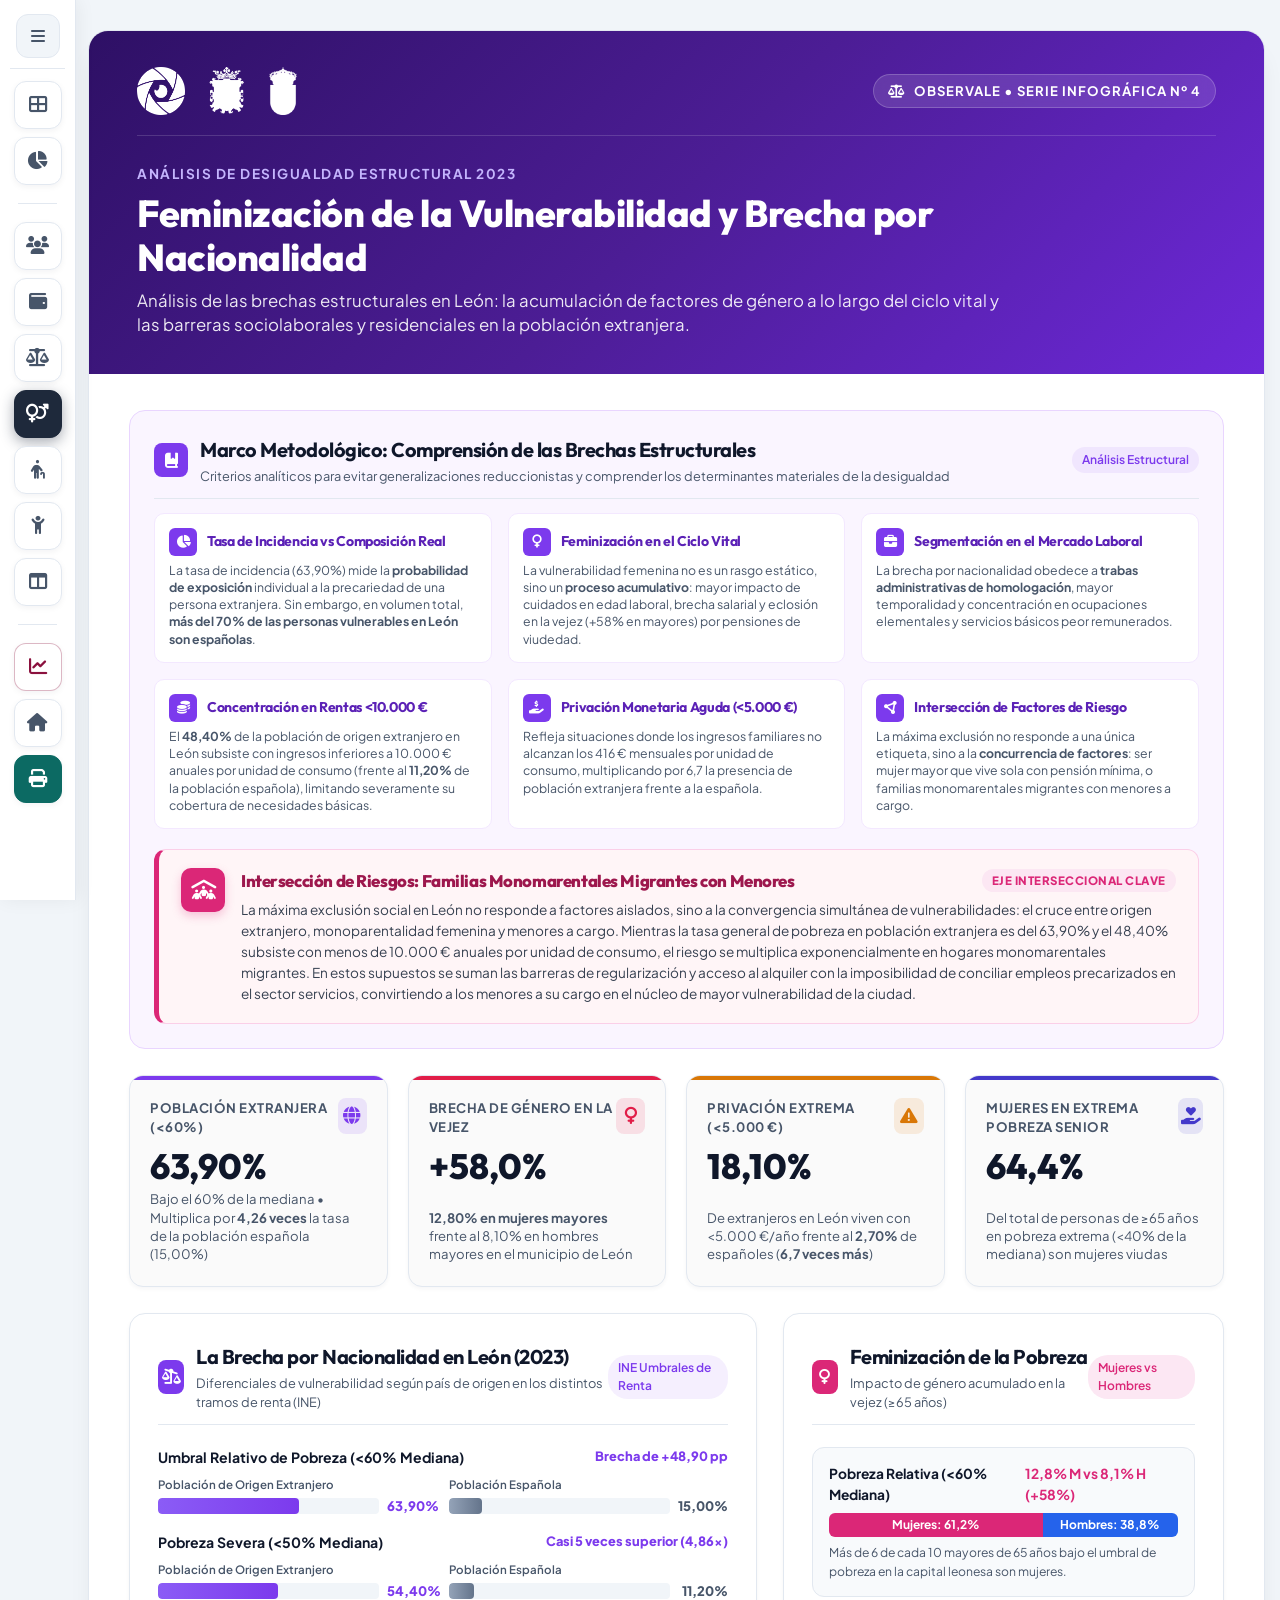
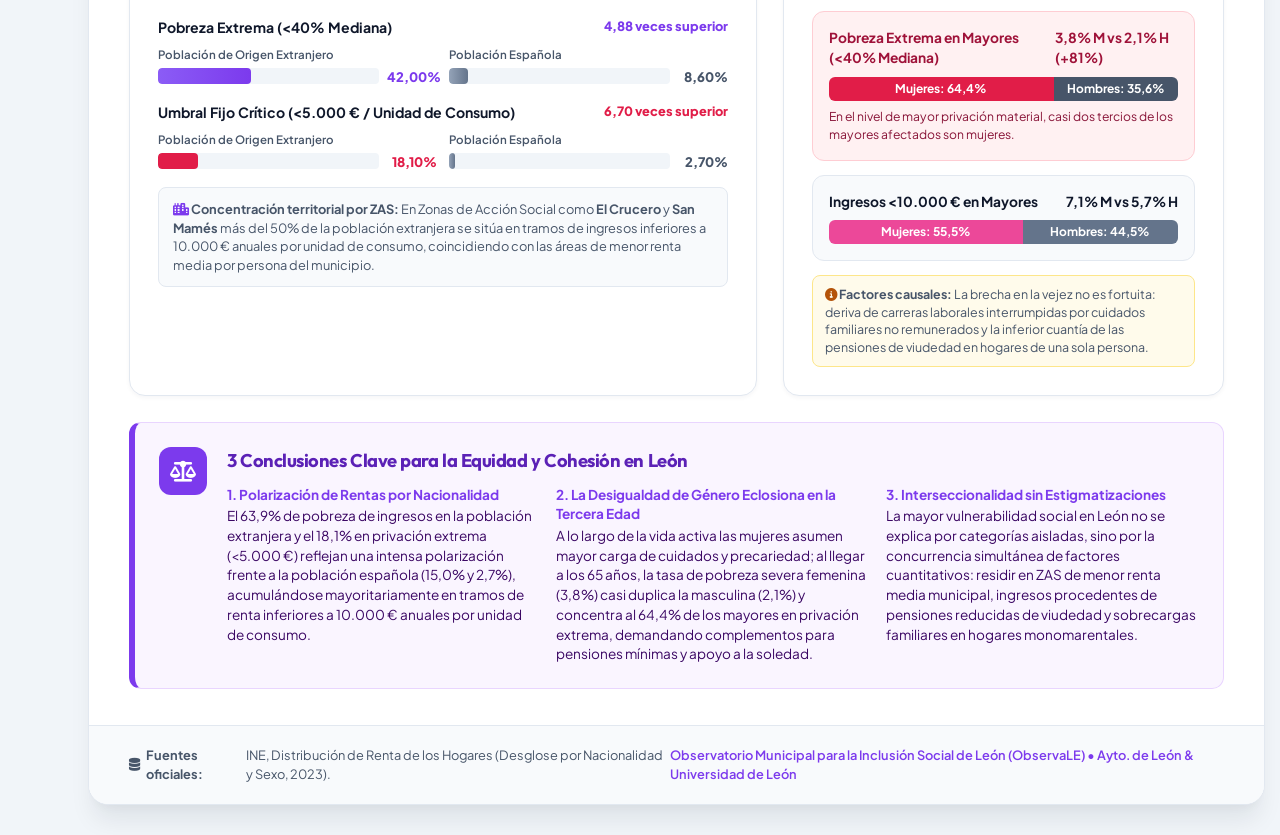
<file: infografia_4_vulnerabilidad_origen_genero.html>
<!DOCTYPE html>
<html lang="es">
<head>
  <meta charset="UTF-8">
  <meta name="viewport" content="width=device-width, initial-scale=1.0">
  <title>Infografía 4: Feminización de la Vulnerabilidad y Brecha por Nacionalidad en León | ObservaLE</title>
  <link rel="preconnect" href="https://fonts.googleapis.com">
  <link rel="preconnect" href="https://fonts.gstatic.com" crossorigin>
  <link href="https://fonts.googleapis.com/css2?family=Outfit:wght@300;400;500;600;700;800;900&family=Plus+Jakarta+Sans:wght@400;500;600;700&display=swap" rel="stylesheet">
  <link rel="stylesheet" href="https://cdnjs.cloudflare.com/ajax/libs/font-awesome/6.5.1/css/all.min.css">
  <link rel="stylesheet" href="assets/css/modern-theme.css">
  <style>
    :root {
      --primary: #7c3aed;
      --primary-dark: #5b21b6;
      --primary-light: #a78bfa;
      --secondary: #0f172a;
      --rose: #e11d48;
      --pink: #db2777;
      --amber: #d97706;
      --text-main: #0f172a;
      --text-muted: #475569;
      --bg-page: #f1f5f9;
      --bg-card: #ffffff;
      --border-color: #e2e8f0;
      --shadow-sm: 0 2px 4px rgba(15, 23, 42, 0.04);
      --shadow-md: 0 8px 16px -2px rgba(15, 23, 42, 0.06), 0 4px 8px -2px rgba(15, 23, 42, 0.04);
      --shadow-lg: 0 20px 25px -5px rgba(15, 23, 42, 0.08), 0 8px 10px -6px rgba(15, 23, 42, 0.04);
    }

    * { box-sizing: border-box; margin: 0; padding: 0; }

    body {
      font-family: 'Plus Jakarta Sans', -apple-system, BlinkMacSystemFont, sans-serif;
      background-color: var(--bg-page);
      color: var(--text-main);
      line-height: 1.5;
      padding: 30px 15px;
    }

    .top-actions {
      max-width: 1200px;
      margin: 0 auto 20px;
      display: flex;
      justify-content: space-between;
      align-items: center;
      flex-wrap: wrap;
      gap: 12px;
    }

    .nav-tabs { display: flex; gap: 8px; flex-wrap: wrap; }

    .btn-action {
      background: white;
      border: 1px solid var(--border-color);
      color: var(--text-muted);
      font-weight: 600;
      font-size: 0.85rem;
      padding: 8px 16px;
      border-radius: 8px;
      cursor: pointer;
      display: inline-flex;
      align-items: center;
      gap: 8px;
      box-shadow: var(--shadow-sm);
      transition: all 0.2s ease;
      text-decoration: none;
    }

    .btn-action:hover {
      background: #f8fafc;
      color: var(--text-main);
      transform: translateY(-1px);
    }

    .btn-action.active {
      background: var(--secondary);
      color: white;
      border-color: var(--secondary);
    }

    .btn-print {
      background: var(--primary);
      color: white;
      border: none;
    }

    .btn-print:hover {
      background: var(--primary-dark);
      color: white;
    }

    .infographic-poster {
      max-width: 1200px;
      margin: 0 auto;
      background: var(--bg-card);
      border-radius: 20px;
      box-shadow: var(--shadow-lg);
      border: 1px solid var(--border-color);
      overflow: hidden;
    }

    .poster-header {
      background: linear-gradient(135deg, #2e1065 0%, #4c1d95 50%, #6d28d9 100%);
      color: white;
      padding: 36px 48px;
      position: relative;
    }

    .header-top {
      display: flex;
      justify-content: space-between;
      align-items: center;
      margin-bottom: 24px;
      border-bottom: 1px solid rgba(255, 255, 255, 0.15);
      padding-bottom: 20px;
    }

    .header-logos {
      display: flex;
      align-items: center;
      gap: 24px;
    }

    .header-logos img {
      height: 48px;
      object-fit: contain;
      filter: brightness(0) invert(1);
    }

    .observale-tag {
      background: rgba(255, 255, 255, 0.12);
      backdrop-filter: blur(8px);
      padding: 6px 14px;
      border-radius: 30px;
      font-size: 0.82rem;
      font-weight: 700;
      letter-spacing: 1px;
      text-transform: uppercase;
      border: 1px solid rgba(255, 255, 255, 0.2);
    }

    .poster-title-area { max-width: 880px; }

    .badge-serie {
      display: inline-block;
      color: #c4b5fd;
      font-size: 0.85rem;
      font-weight: 700;
      text-transform: uppercase;
      letter-spacing: 1.5px;
      margin-bottom: 8px;
    }

    .poster-title {
      font-family: 'Outfit', sans-serif;
      font-size: 2.35rem;
      font-weight: 800;
      line-height: 1.15;
      letter-spacing: -0.5px;
      margin-bottom: 10px;
      color: #ffffff !important;
    }

    .poster-subtitle {
      font-size: 1.05rem;
      color: rgba(255, 255, 255, 0.9);
      font-weight: 400;
      line-height: 1.45;
    }

    .poster-body {
      padding: 36px 40px;
      display: grid;
      grid-template-columns: repeat(12, 1fr);
      gap: 26px;
    }

    /* Marco Metodológico */
    .glossary-card {
      grid-column: span 12;
      background: #faf5ff;
      border: 1px solid #e9d5ff;
      border-radius: 16px;
      padding: 24px;
    }

    .glossary-grid {
      display: grid;
      grid-template-columns: repeat(3, 1fr);
      gap: 16px;
      margin-top: 14px;
    }

    .glossary-item {
      background: white;
      border: 1px solid #f3e8ff;
      border-radius: 10px;
      padding: 14px;
    }

    .glossary-header {
      display: flex;
      align-items: center;
      gap: 10px;
      margin-bottom: 6px;
    }

    .glossary-icon {
      width: 28px;
      height: 28px;
      border-radius: 6px;
      background: #7c3aed;
      color: white;
      display: flex;
      align-items: center;
      justify-content: center;
      font-size: 0.82rem;
    }

    .glossary-title {
      font-family: 'Outfit', sans-serif;
      font-size: 0.88rem;
      font-weight: 700;
      color: #5b21b6;
    }

    .glossary-desc {
      font-size: 0.77rem;
      color: var(--text-muted);
      line-height: 1.4;
    }

    /* KPIs */
    .kpi-row {
      grid-column: span 12;
      display: grid;
      grid-template-columns: repeat(4, 1fr);
      gap: 20px;
    }

    .kpi-card {
      background: #fafafa;
      border: 1px solid var(--border-color);
      border-radius: 14px;
      padding: 22px 20px;
      display: flex;
      flex-direction: column;
      position: relative;
      overflow: hidden;
      box-shadow: var(--shadow-sm);
    }

    .kpi-card::before {
      content: "";
      position: absolute;
      top: 0;
      left: 0;
      width: 100%;
      height: 4px;
      background: var(--primary);
    }

    .kpi-card.purple::before { background: #7c3aed; }
    .kpi-card.rose::before { background: #e11d48; }
    .kpi-card.amber::before { background: #d97706; }
    .kpi-card.indigo::before { background: #4338ca; }

    .kpi-header {
      display: flex;
      justify-content: space-between;
      align-items: flex-start;
      margin-bottom: 12px;
    }

    .kpi-title {
      font-size: 0.82rem;
      font-weight: 700;
      color: var(--text-muted);
      text-transform: uppercase;
      letter-spacing: 0.5px;
    }

    .kpi-icon {
      width: 36px;
      height: 36px;
      border-radius: 8px;
      background: rgba(124, 58, 237, 0.12);
      color: var(--primary);
      display: flex;
      align-items: center;
      justify-content: center;
      font-size: 1.1rem;
    }

    .kpi-card.rose .kpi-icon { background: rgba(225, 29, 72, 0.12); color: #e11d48; }
    .kpi-card.amber .kpi-icon { background: rgba(217, 119, 6, 0.12); color: #d97706; }
    .kpi-card.indigo .kpi-icon { background: rgba(67, 56, 202, 0.12); color: #4338ca; }

    .kpi-value {
      font-family: 'Outfit', sans-serif;
      font-size: 2.2rem;
      font-weight: 800;
      color: var(--text-main);
      line-height: 1;
      margin-bottom: 6px;
    }

    .kpi-desc {
      font-size: 0.82rem;
      color: var(--text-muted);
      line-height: 1.4;
      margin-top: auto;
    }

    /* Cards */
    .card-section {
      background: white;
      border: 1px solid var(--border-color);
      border-radius: 16px;
      padding: 28px;
      box-shadow: var(--shadow-sm);
    }

    .col-7 { grid-column: span 7; }
    .col-5 { grid-column: span 5; }
    .col-6 { grid-column: span 6; }
    .col-12 { grid-column: span 12; }

    .section-title-wrap {
      display: flex;
      align-items: center;
      justify-content: space-between;
      margin-bottom: 22px;
      padding-bottom: 12px;
      border-bottom: 1px solid var(--border-color);
    }

    .section-heading {
      display: flex;
      align-items: center;
      gap: 12px;
    }

    .section-icon {
      width: 34px;
      height: 34px;
      border-radius: 8px;
      background: var(--primary);
      color: white;
      display: flex;
      align-items: center;
      justify-content: center;
      font-size: 0.95rem;
    }

    .section-title {
      font-family: 'Outfit', sans-serif;
      font-size: 1.25rem;
      font-weight: 700;
      color: var(--text-main);
    }

    .section-tag {
      font-size: 0.75rem;
      font-weight: 600;
      color: var(--primary);
      background: rgba(124, 58, 237, 0.08);
      padding: 4px 10px;
      border-radius: 20px;
    }

    /* Comparative Table */
    .compare-table {
      display: flex;
      flex-direction: column;
      gap: 16px;
    }

    .compare-row {
      display: flex;
      flex-direction: column;
      gap: 8px;
    }

    .compare-label {
      display: flex;
      justify-content: space-between;
      font-size: 0.88rem;
      font-weight: 700;
    }

    .compare-bars {
      display: grid;
      grid-template-columns: 1fr 1fr;
      gap: 12px;
    }

    .comp-col {
      display: flex;
      flex-direction: column;
      gap: 3px;
    }

    .comp-tag {
      font-size: 0.72rem;
      color: var(--text-muted);
      font-weight: 600;
    }

    .comp-bar-row {
      display: grid;
      grid-template-columns: 1fr 50px;
      align-items: center;
      gap: 8px;
    }

    .comp-track {
      background: #f1f5f9;
      height: 16px;
      border-radius: 4px;
      overflow: hidden;
    }

    .comp-fill {
      height: 100%;
      border-radius: 4px;
    }

    .comp-fill.fill-foreign { background: linear-gradient(90deg, #8b5cf6, #7c3aed); }
    .comp-fill.fill-spanish { background: linear-gradient(90deg, #94a3b8, #64748b); }

    .comp-num {
      font-size: 0.82rem;
      font-weight: 800;
      text-align: right;
    }

    .num-foreign { color: #7c3aed; }
    .num-spanish { color: #475569; }

    /* Gender Grid */
    .gender-grid {
      display: flex;
      flex-direction: column;
      gap: 14px;
    }

    .gender-card {
      background: #f8fafc;
      border: 1px solid var(--border-color);
      border-radius: 12px;
      padding: 16px;
    }

    .gender-header {
      display: flex;
      justify-content: space-between;
      font-size: 0.86rem;
      font-weight: 700;
      margin-bottom: 8px;
    }

    .gender-bar-wrap {
      display: flex;
      height: 24px;
      border-radius: 6px;
      overflow: hidden;
      font-size: 0.75rem;
      font-weight: 700;
      color: white;
      text-align: center;
      line-height: 24px;
    }

    .gen-female { background: #db2777; }
    .gen-male { background: #2563eb; }

    /* Takeaways */
    .takeaways-card {
      grid-column: span 12;
      background: #faf5ff;
      border: 1px solid #e9d5ff;
      border-left: 6px solid var(--primary);
      border-radius: 12px;
      padding: 24px;
      display: grid;
      grid-template-columns: auto 1fr;
      gap: 20px;
      align-items: flex-start;
    }

    .takeaways-icon {
      width: 48px;
      height: 48px;
      background: var(--primary);
      color: white;
      border-radius: 12px;
      display: flex;
      align-items: center;
      justify-content: center;
      font-size: 1.3rem;
    }

    .takeaways-content h3 {
      font-family: 'Outfit', sans-serif;
      font-size: 1.15rem;
      font-weight: 700;
      color: var(--primary-dark);
      margin-bottom: 8px;
    }

    .takeaways-list {
      display: grid;
      grid-template-columns: repeat(3, 1fr);
      gap: 16px;
      margin-top: 10px;
    }

    .takeaway-item {
      font-size: 0.85rem;
      line-height: 1.45;
      color: #3b0764;
    }

    .takeaway-item strong {
      display: block;
      color: var(--primary);
      margin-bottom: 2px;
    }

    .poster-footer {
      background: #f8fafc;
      border-top: 1px solid var(--border-color);
      padding: 20px 40px;
      display: flex;
      justify-content: space-between;
      align-items: center;
      font-size: 0.8rem;
      color: var(--text-muted);
    }

    .footer-source {
      display: flex;
      align-items: center;
      gap: 6px;
    }

    .footer-stamp {
      font-weight: 600;
      color: var(--primary);
    }

    @media print {
      body { background: white; padding: 0; }
      .top-actions { display: none; }
      .infographic-poster { box-shadow: none; border: none; }
    }

    @media (max-width: 992px) {
      .col-7, .col-5, .col-6 { grid-column: span 12; }
      .kpi-row { grid-template-columns: repeat(2, 1fr); }
      .takeaways-list { grid-template-columns: 1fr; }
      .compare-bars { grid-template-columns: 1fr; }
      .glossary-grid { grid-template-columns: 1fr; }
    }
  </style>
</head>
<body class="has-sidebar-dock">

  <!-- ==========================================================================
       BARRA LATERAL COLAPSABLE (SIDEBAR DOCK) - BOTONES CUADRADOS CON ICONO
       ========================================================================== -->
  <aside class="stats-sidebar-dock" id="statsSidebarDock" aria-label="Navegación del Espacio Estadístico">
    <!-- Cabecera del Sidebar con Toggle -->
    <div class="sidebar-dock-header">
      <a href="estadisticas.html" class="sidebar-brand-mini" title="Hub de Análisis Estadístico">
        <img src="assets/images/LOGO4.svg" alt="ObservaLE" onerror="this.src='assets/images/logo.png'">
        <span>ObservaLE</span>
      </a>
      <button type="button" class="sidebar-toggle-btn" id="sidebarToggleBtn" title="Expandir / Colapsar menú" aria-label="Alternar menú lateral">
        <i class="fa-solid fa-bars" id="sidebarToggleIcon"></i>
      </button>
    </div>

    <!-- Grupo de Navegación Principal -->
    <div class="sidebar-buttons-group">
      <!-- Hub / Índice -->
      <a href="estadisticas.html" class="sidebar-square-btn" data-title="Hub / Índice de Secciones" title="Hub / Índice">
        <i class="fa-solid fa-th-large"></i>
        <span class="sidebar-btn-label">Hub / Índice</span>
      </a>

      <!-- Resumen General -->
      <a href="resumen_estadistico.html" class="sidebar-square-btn" data-title="Resumen del Análisis Estadístico" title="Resumen General">
        <i class="fa-solid fa-chart-pie"></i>
        <span class="sidebar-btn-label">Resumen General</span>
      </a>

      <div class="sidebar-divider"></div>

      <!-- 1. Demografía -->
      <a href="infografia_1_demografia.html" class="sidebar-square-btn" data-title="1. Demografía" title="1. Demografía">
        <i class="fa-solid fa-users"></i>
        <span class="sidebar-btn-label">1. Demografía</span>
      </a>

      <!-- 2. Renta y Empleo -->
      <a href="infografia_2_renta_empleo.html" class="sidebar-square-btn" data-title="2. Renta y Empleo" title="2. Renta y Empleo">
        <i class="fa-solid fa-wallet"></i>
        <span class="sidebar-btn-label">2. Renta y Empleo</span>
      </a>

      <!-- 3. Pobreza (Comparativa) -->
      <a href="infografia_3_pobreza_infancia.html" class="sidebar-square-btn" data-title="3. Pobreza (Comparativa)" title="3. Pobreza">
        <i class="fa-solid fa-scale-balanced"></i>
        <span class="sidebar-btn-label">3. Pobreza</span>
      </a>

      <!-- 4. Género y Origen (ACTIVO) -->
      <a href="infografia_4_vulnerabilidad_origen_genero.html" class="sidebar-square-btn active" data-title="4. Género y Origen" title="4. Género y Origen">
        <i class="fa-solid fa-venus-mars"></i>
        <span class="sidebar-btn-label">4. Género y Origen</span>
      </a>

      <!-- 5. Monográfico Mayores -->
      <a href="infografia_5_mayores_soledad.html" class="sidebar-square-btn" data-title="5. Monográfico Mayores" title="5. Mayores">
        <i class="fa-solid fa-person-cane"></i>
        <span class="sidebar-btn-label">5. Mayores</span>
      </a>

      <!-- 6. Monográfico Infancia -->
      <a href="infografia_pobreza_infantil_monografica.html" class="sidebar-square-btn" data-title="6. Monográfico Infancia" title="6. Infancia">
        <i class="fa-solid fa-child-reaching"></i>
        <span class="sidebar-btn-label">6. Infancia</span>
      </a>

      <!-- 7. Panel ZAS -->
      <a href="infografia_7_panel_zas.html" class="sidebar-square-btn" data-title="7. Panel Territorial ZAS" title="7. Panel ZAS">
        <i class="fa-solid fa-table-columns"></i>
        <span class="sidebar-btn-label">7. Panel ZAS</span>
      </a>

      <div class="sidebar-divider"></div>

      <!-- ObservaLE en Cifras -->
      <a href="https://observatorio.portalestadistico.com/?pn=observale&pc=KZS56" target="_blank" rel="noopener noreferrer" class="sidebar-square-btn sidebar-btn-cifras" data-title="ObservaLE en Cifras (Portal Estadístico)" title="ObservaLE en Cifras">
        <i class="fa-solid fa-chart-line"></i>
        <span class="sidebar-btn-label">ObservaLE en Cifras</span>
      </a>

      <!-- Volver a observale.es -->
      <a href="index.html" class="sidebar-square-btn" data-title="Volver a la portada de observale.es" title="observale.es">
        <i class="fa-solid fa-house"></i>
        <span class="sidebar-btn-label">observale.es</span>
      </a>

      <!-- Botón Imprimir / PDF -->
      <button type="button" onclick="window.print()" class="sidebar-square-btn sidebar-btn-print" data-title="Imprimir / Guardar en PDF" title="Imprimir / PDF">
        <i class="fa-solid fa-print"></i>
        <span class="sidebar-btn-label">Imprimir / PDF</span>
      </button>

    </div>
  </aside>

  <main class="infographic-poster" id="infografia-4">
    
    <header class="poster-header">
      <div class="header-top">
        <div class="header-logos">
          <img src="assets/images/logo.png" alt="ObservaLE Logo" onerror="this.style.display='none'">
          <img src="assets/images/aytologo.png" alt="Ayuntamiento de León" onerror="this.style.display='none'">
          <img src="assets/images/unilogo.png" alt="Universidad de León" onerror="this.style.display='none'">
        </div>
        <div class="observale-tag">
          <i class="fa-solid fa-scale-balanced" style="margin-right: 6px;"></i> ObservaLE • Serie Infográfica nº 4
        </div>
      </div>
      <div class="poster-title-area">
        <span class="badge-serie">Análisis de Desigualdad Estructural 2023</span>
        <h1 class="poster-title">Feminización de la Vulnerabilidad y Brecha por Nacionalidad</h1>
        <p class="poster-subtitle">
          Análisis de las brechas estructurales en León: la acumulación de factores de género a lo largo del ciclo vital y las barreras sociolaborales y residenciales en la población extranjera.
        </p>
      </div>
    </header>

    <div class="poster-body">

      <!-- Marco Metodológico Estructural -->
      <section class="glossary-card">
        <div class="section-title-wrap" style="margin-bottom: 6px;">
          <div class="section-heading">
            <div class="section-icon" style="background: #7c3aed;"><i class="fa-solid fa-book-bookmark"></i></div>
            <div>
              <h2 class="section-title">Marco Metodológico: Comprensión de las Brechas Estructurales</h2>
              <p style="font-size: 0.8rem; color: var(--text-muted); margin-top: 2px;">
                Criterios analíticos para evitar generalizaciones reduccionistas y comprender los determinantes materiales de la desigualdad
              </p>
            </div>
          </div>
          <span class="section-tag">Análisis Estructural</span>
        </div>

        <div class="glossary-grid">
          
          <div class="glossary-item">
            <div class="glossary-header">
              <div class="glossary-icon"><i class="fa-solid fa-chart-pie"></i></div>
              <h3 class="glossary-title">Tasa de Incidencia vs Composición Real</h3>
            </div>
            <p class="glossary-desc">
              La tasa de incidencia (63,90%) mide la <strong>probabilidad de exposición</strong> individual a la precariedad de una persona extranjera. Sin embargo, en volumen total, <strong>más del 70% de las personas vulnerables en León son españolas</strong>.
            </p>
          </div>

          <div class="glossary-item">
            <div class="glossary-header">
              <div class="glossary-icon"><i class="fa-solid fa-venus"></i></div>
              <h3 class="glossary-title">Feminización en el Ciclo Vital</h3>
            </div>
            <p class="glossary-desc">
              La vulnerabilidad femenina no es un rasgo estático, sino un <strong>proceso acumulativo</strong>: mayor impacto de cuidados en edad laboral, brecha salarial y eclosión en la vejez (+58% en mayores) por pensiones de viudedad.
            </p>
          </div>

          <div class="glossary-item">
            <div class="glossary-header">
              <div class="glossary-icon"><i class="fa-solid fa-briefcase"></i></div>
              <h3 class="glossary-title">Segmentación en el Mercado Laboral</h3>
            </div>
            <p class="glossary-desc">
              La brecha por nacionalidad obedece a <strong>trabas administrativas de homologación</strong>, mayor temporalidad y concentración en ocupaciones elementales y servicios básicos peor remunerados.
            </p>
          </div>

          <div class="glossary-item">
            <div class="glossary-header">
              <div class="glossary-icon"><i class="fa-solid fa-coins"></i></div>
              <h3 class="glossary-title">Concentración en Rentas &lt;10.000 €</h3>
            </div>
            <p class="glossary-desc">
              El <strong>48,40%</strong> de la población de origen extranjero en León subsiste con ingresos inferiores a 10.000 € anuales por unidad de consumo (frente al <strong>11,20%</strong> de la población española), limitando severamente su cobertura de necesidades básicas.
            </p>
          </div>

          <div class="glossary-item">
            <div class="glossary-header">
              <div class="glossary-icon"><i class="fa-solid fa-hand-holding-dollar"></i></div>
              <h3 class="glossary-title">Privación Monetaria Aguda (&lt;5.000 €)</h3>
            </div>
            <p class="glossary-desc">
              Refleja situaciones donde los ingresos familiares no alcanzan los 416 € mensuales por unidad de consumo, multiplicando por 6,7 la presencia de población extranjera frente a la española.
            </p>
          </div>

          <div class="glossary-item">
            <div class="glossary-header">
              <div class="glossary-icon"><i class="fa-solid fa-circle-nodes"></i></div>
              <h3 class="glossary-title">Intersección de Factores de Riesgo</h3>
            </div>
            <p class="glossary-desc">
              La máxima exclusión no responde a una única etiqueta, sino a la <strong>concurrencia de factores</strong>: ser mujer mayor que vive sola con pensión mínima, o familias monomarentales migrantes con menores a cargo.
            </p>
          </div>

        </div>

        <!-- Bloque Temático: Intersección de Riesgos -->
        <div class="intersection-card" style="margin-top: 20px; background: #fff5f7; border: 1.5px solid #fbcfe8; border-left: 5px solid #db2777; border-radius: 12px; padding: 18px 22px; display: flex; gap: 16px; align-items: flex-start;">
          <div style="width: 44px; height: 44px; border-radius: 10px; background: #db2777; color: white; display: flex; align-items: center; justify-content: center; font-size: 1.25rem; flex-shrink: 0; box-shadow: 0 4px 10px rgba(219, 39, 119, 0.25);">
            <i class="fa-solid fa-people-roof"></i>
          </div>
          <div style="flex: 1;">
            <div style="display: flex; justify-content: space-between; align-items: center; flex-wrap: wrap; gap: 8px; margin-bottom: 6px;">
              <h3 style="font-family: 'Outfit', sans-serif; font-size: 1.05rem; font-weight: 800; color: #9d174d; margin: 0;">
                Intersección de Riesgos: Familias Monomarentales Migrantes con Menores
              </h3>
              <span style="font-size: 0.72rem; font-weight: 800; background: #fce7f3; color: #db2777; padding: 3px 10px; border-radius: 20px; text-transform: uppercase; letter-spacing: 0.5px;">Eje Interseccional Clave</span>
            </div>
            <p style="font-size: 0.85rem; color: #374151; line-height: 1.55; margin: 0;">
              La máxima exclusión social en León no responde a factores aislados, sino a la convergencia simultánea de vulnerabilidades: el cruce entre origen extranjero, monoparentalidad femenina y menores a cargo. Mientras la tasa general de pobreza en población extranjera es del 63,90% y el 48,40% subsiste con menos de 10.000 € anuales por unidad de consumo, el riesgo se multiplica exponencialmente en hogares monomarentales migrantes. En estos supuestos se suman las barreras de regularización y acceso al alquiler con la imposibilidad de conciliar empleos precarizados en el sector servicios, convirtiendo a los menores a su cargo en el núcleo de mayor vulnerabilidad de la ciudad.
            </p>
          </div>
        </div>
      </section>

      <!-- KPIs -->
      <section class="kpi-row">
        
        <div class="kpi-card purple">
          <div class="kpi-header">
            <span class="kpi-title">Población Extranjera (&lt;60%)</span>
            <div class="kpi-icon"><i class="fa-solid fa-globe"></i></div>
          </div>
          <div class="kpi-value">63,90%</div>
          <div class="kpi-desc">
            Bajo el 60% de la mediana • Multiplica por <strong>4,26 veces</strong> la tasa de la población española (15,00%)
          </div>
        </div>

        <div class="kpi-card rose">
          <div class="kpi-header">
            <span class="kpi-title">Brecha de Género en la Vejez</span>
            <div class="kpi-icon"><i class="fa-solid fa-venus"></i></div>
          </div>
          <div class="kpi-value">+58,0%</div>
          <div class="kpi-desc">
            <strong>12,80% en mujeres mayores</strong> frente al 8,10% en hombres mayores en el municipio de León
          </div>
        </div>

        <div class="kpi-card amber">
          <div class="kpi-header">
            <span class="kpi-title">Privación Extrema (&lt;5.000 €)</span>
            <div class="kpi-icon"><i class="fa-solid fa-triangle-exclamation"></i></div>
          </div>
          <div class="kpi-value">18,10%</div>
          <div class="kpi-desc">
            De extranjeros en León viven con &lt;5.000 €/año frente al <strong>2,70%</strong> de españoles (<strong>6,7 veces más</strong>)
          </div>
        </div>

        <div class="kpi-card indigo">
          <div class="kpi-header">
            <span class="kpi-title">Mujeres en Extrema Pobreza Senior</span>
            <div class="kpi-icon"><i class="fa-solid fa-hand-holding-heart"></i></div>
          </div>
          <div class="kpi-value">64,4%</div>
          <div class="kpi-desc">
            Del total de personas de ≥65 años en pobreza extrema (&lt;40% de la mediana) son mujeres viudas
          </div>
        </div>

      </section>

      <!-- Comparativa Extranjera vs Española -->
      <section class="card-section col-7">
        <div class="section-title-wrap">
          <div class="section-heading">
            <div class="section-icon"><i class="fa-solid fa-scale-unbalanced-flip"></i></div>
            <div>
              <h2 class="section-title">La Brecha por Nacionalidad en León (2023)</h2>
              <p style="font-size: 0.8rem; color: var(--text-muted); margin-top: 2px;">
                Diferenciales de vulnerabilidad según país de origen en los distintos tramos de renta (INE)
              </p>
            </div>
          </div>
          <span class="section-tag">INE Umbrales de Renta</span>
        </div>

        <div class="compare-table">
          
          <div class="compare-row">
            <div class="compare-label">
              <span>Umbral Relativo de Pobreza (&lt;60% Mediana)</span>
              <span style="color: #7c3aed; font-size: 0.8rem; font-weight: 800;">Brecha de +48,90 pp</span>
            </div>
            <div class="compare-bars">
              <div class="comp-col">
                <span class="comp-tag">Población de Origen Extranjero</span>
                <div class="comp-bar-row">
                  <div class="comp-track"><div class="comp-fill fill-foreign" style="width: 63.9%;"></div></div>
                  <span class="comp-num num-foreign">63,90%</span>
                </div>
              </div>
              <div class="comp-col">
                <span class="comp-tag">Población Española</span>
                <div class="comp-bar-row">
                  <div class="comp-track"><div class="comp-fill fill-spanish" style="width: 15.0%;"></div></div>
                  <span class="comp-num num-spanish">15,00%</span>
                </div>
              </div>
            </div>
          </div>

          <div class="compare-row">
            <div class="compare-label">
              <span>Pobreza Severa (&lt;50% Mediana)</span>
              <span style="color: #7c3aed; font-size: 0.8rem; font-weight: 800;">Casi 5 veces superior (4,86x)</span>
            </div>
            <div class="compare-bars">
              <div class="comp-col">
                <span class="comp-tag">Población de Origen Extranjero</span>
                <div class="comp-bar-row">
                  <div class="comp-track"><div class="comp-fill fill-foreign" style="width: 54.4%;"></div></div>
                  <span class="comp-num num-foreign">54,40%</span>
                </div>
              </div>
              <div class="comp-col">
                <span class="comp-tag">Población Española</span>
                <div class="comp-bar-row">
                  <div class="comp-track"><div class="comp-fill fill-spanish" style="width: 11.2%;"></div></div>
                  <span class="comp-num num-spanish">11,20%</span>
                </div>
              </div>
            </div>
          </div>

          <div class="compare-row">
            <div class="compare-label">
              <span>Pobreza Extrema (&lt;40% Mediana)</span>
              <span style="color: #7c3aed; font-size: 0.8rem; font-weight: 800;">4,88 veces superior</span>
            </div>
            <div class="compare-bars">
              <div class="comp-col">
                <span class="comp-tag">Población de Origen Extranjero</span>
                <div class="comp-bar-row">
                  <div class="comp-track"><div class="comp-fill fill-foreign" style="width: 42.0%;"></div></div>
                  <span class="comp-num num-foreign">42,00%</span>
                </div>
              </div>
              <div class="comp-col">
                <span class="comp-tag">Población Española</span>
                <div class="comp-bar-row">
                  <div class="comp-track"><div class="comp-fill fill-spanish" style="width: 8.6%;"></div></div>
                  <span class="comp-num num-spanish">8,60%</span>
                </div>
              </div>
            </div>
          </div>

          <div class="compare-row">
            <div class="compare-label">
              <span>Umbral Fijo Crítico (&lt;5.000 € / Unidad de Consumo)</span>
              <span style="color: #e11d48; font-weight: 800; font-size: 0.8rem;">6,70 veces superior</span>
            </div>
            <div class="compare-bars">
              <div class="comp-col">
                <span class="comp-tag">Población de Origen Extranjero</span>
                <div class="comp-bar-row">
                  <div class="comp-track"><div class="comp-fill" style="width: 18.1%; background: #e11d48;"></div></div>
                  <span class="comp-num" style="color: #e11d48;">18,10%</span>
                </div>
              </div>
              <div class="comp-col">
                <span class="comp-tag">Población Española</span>
                <div class="comp-bar-row">
                  <div class="comp-track"><div class="comp-fill fill-spanish" style="width: 2.7%;"></div></div>
                  <span class="comp-num num-spanish">2,70%</span>
                </div>
              </div>
            </div>
          </div>

        </div>

        <div style="margin-top: 16px; padding: 12px 14px; background: #f8fafc; border: 1px solid var(--border-color); border-radius: 8px; font-size: 0.8rem; color: var(--text-muted); line-height: 1.45;">
          <strong><i class="fa-solid fa-city" style="color: var(--primary);"></i> Concentración territorial por ZAS:</strong>
          En Zonas de Acción Social como <strong>El Crucero</strong> y <strong>San Mamés</strong> más del 50% de la población extranjera se sitúa en tramos de ingresos inferiores a 10.000 € anuales por unidad de consumo, coincidiendo con las áreas de menor renta media por persona del municipio.
        </div>
      </section>

      <!-- Género y Feminización -->
      <section class="card-section col-5">
        <div class="section-title-wrap">
          <div class="section-heading">
            <div class="section-icon" style="background: #db2777;"><i class="fa-solid fa-venus"></i></div>
            <div>
              <h2 class="section-title">Feminización de la Pobreza</h2>
              <p style="font-size: 0.8rem; color: var(--text-muted); margin-top: 2px;">
                Impacto de género acumulado en la vejez (≥65 años)
              </p>
            </div>
          </div>
          <span class="section-tag" style="background: #fce7f3; color: #db2777;">Mujeres vs Hombres</span>
        </div>

        <div class="gender-grid">
          
          <div class="gender-card">
            <div class="gender-header">
              <span>Pobreza Relativa (&lt;60% Mediana)</span>
              <span style="color: #db2777;">12,8% M vs 8,1% H (+58%)</span>
            </div>
            <div class="gender-bar-wrap">
              <div class="gen-female" style="width: 61.2%;">Mujeres: 61,2%</div>
              <div class="gen-male" style="width: 38.8%;">Hombres: 38,8%</div>
            </div>
            <p style="font-size: 0.76rem; color: var(--text-muted); margin-top: 6px;">
              Más de 6 de cada 10 mayores de 65 años bajo el umbral de pobreza en la capital leonesa son mujeres.
            </p>
          </div>

          <div class="gender-card" style="background: #fff1f2; border-color: #fecdd3;">
            <div class="gender-header" style="color: #9f1239;">
              <span>Pobreza Extrema en Mayores (&lt;40% Mediana)</span>
              <span>3,8% M vs 2,1% H (+81%)</span>
            </div>
            <div class="gender-bar-wrap">
              <div class="gen-female" style="width: 64.4%; background: #e11d48;">Mujeres: 64,4%</div>
              <div class="gen-male" style="width: 35.6%; background: #475569;">Hombres: 35,6%</div>
            </div>
            <p style="font-size: 0.76rem; color: #881337; margin-top: 6px;">
              En el nivel de mayor privación material, casi dos tercios de los mayores afectados son mujeres.
            </p>
          </div>

          <div class="gender-card" style="background: #f8fafc; border-color: var(--border-color);">
            <div class="gender-header" style="color: var(--text-main);">
              <span>Ingresos &lt;10.000 € en Mayores</span>
              <span>7,1% M vs 5,7% H</span>
            </div>
            <div class="gender-bar-wrap">
              <div class="gen-female" style="width: 55.5%; background: #ec4899;">Mujeres: 55,5%</div>
              <div class="gen-male" style="width: 44.5%; background: #64748b;">Hombres: 44,5%</div>
            </div>
          </div>

        </div>

        <div style="margin-top: 14px; font-size: 0.78rem; color: var(--text-muted); line-height: 1.4; background: #fffbeb; padding: 10px 12px; border-radius: 8px; border: 1px solid #fde68a;">
          <i class="fa-solid fa-circle-info" style="color: #b45309;"></i> <strong>Factores causales:</strong> La brecha en la vejez no es fortuita: deriva de carreras laborales interrumpidas por cuidados familiares no remunerados y la inferior cuantía de las pensiones de viudedad en hogares de una sola persona.
        </div>
      </section>

      <!-- Conclusiones -->
      <aside class="takeaways-card">
        <div class="takeaways-icon">
          <i class="fa-solid fa-scale-balanced"></i>
        </div>
        <div class="takeaways-content">
          <h3>3 Conclusiones Clave para la Equidad y Cohesión en León</h3>
          <div class="takeaways-list">
            
            <div class="takeaway-item">
              <strong>1. Polarización de Rentas por Nacionalidad</strong>
              El 63,9% de pobreza de ingresos en la población extranjera y el 18,1% en privación extrema (&lt;5.000 €) reflejan una intensa polarización frente a la población española (15,0% y 2,7%), acumulándose mayoritariamente en tramos de renta inferiores a 10.000 € anuales por unidad de consumo.
            </div>

            <div class="takeaway-item">
              <strong>2. La Desigualdad de Género Eclosiona en la Tercera Edad</strong>
              A lo largo de la vida activa las mujeres asumen mayor carga de cuidados y precariedad; al llegar a los 65 años, la tasa de pobreza severa femenina (3,8%) casi duplica la masculina (2,1%) y concentra al 64,4% de los mayores en privación extrema, demandando complementos para pensiones mínimas y apoyo a la soledad.
            </div>

            <div class="takeaway-item">
              <strong>3. Interseccionalidad sin Estigmatizaciones</strong>
              La mayor vulnerabilidad social en León no se explica por categorías aisladas, sino por la concurrencia simultánea de factores cuantitativos: residir en ZAS de menor renta media municipal, ingresos procedentes de pensiones reducidas de viudedad y sobrecargas familiares en hogares monomarentales.
            </div>

          </div>
        </div>
      </aside>

    </div>

    <footer class="poster-footer">
      <div class="footer-source">
        <i class="fa-solid fa-database"></i> 
        <strong>Fuentes oficiales:</strong> INE, Distribución de Renta de los Hogares (Desglose por Nacionalidad y Sexo, 2023).
      </div>
      <div class="footer-stamp">
        Observatorio Municipal para la Inclusión Social de León (ObservaLE) • Ayto. de León & Universidad de León
      </div>
    </footer>

  </main>

  <script src="assets/js/sidebar-dock.js"></script>
</body>
</html>
</file>
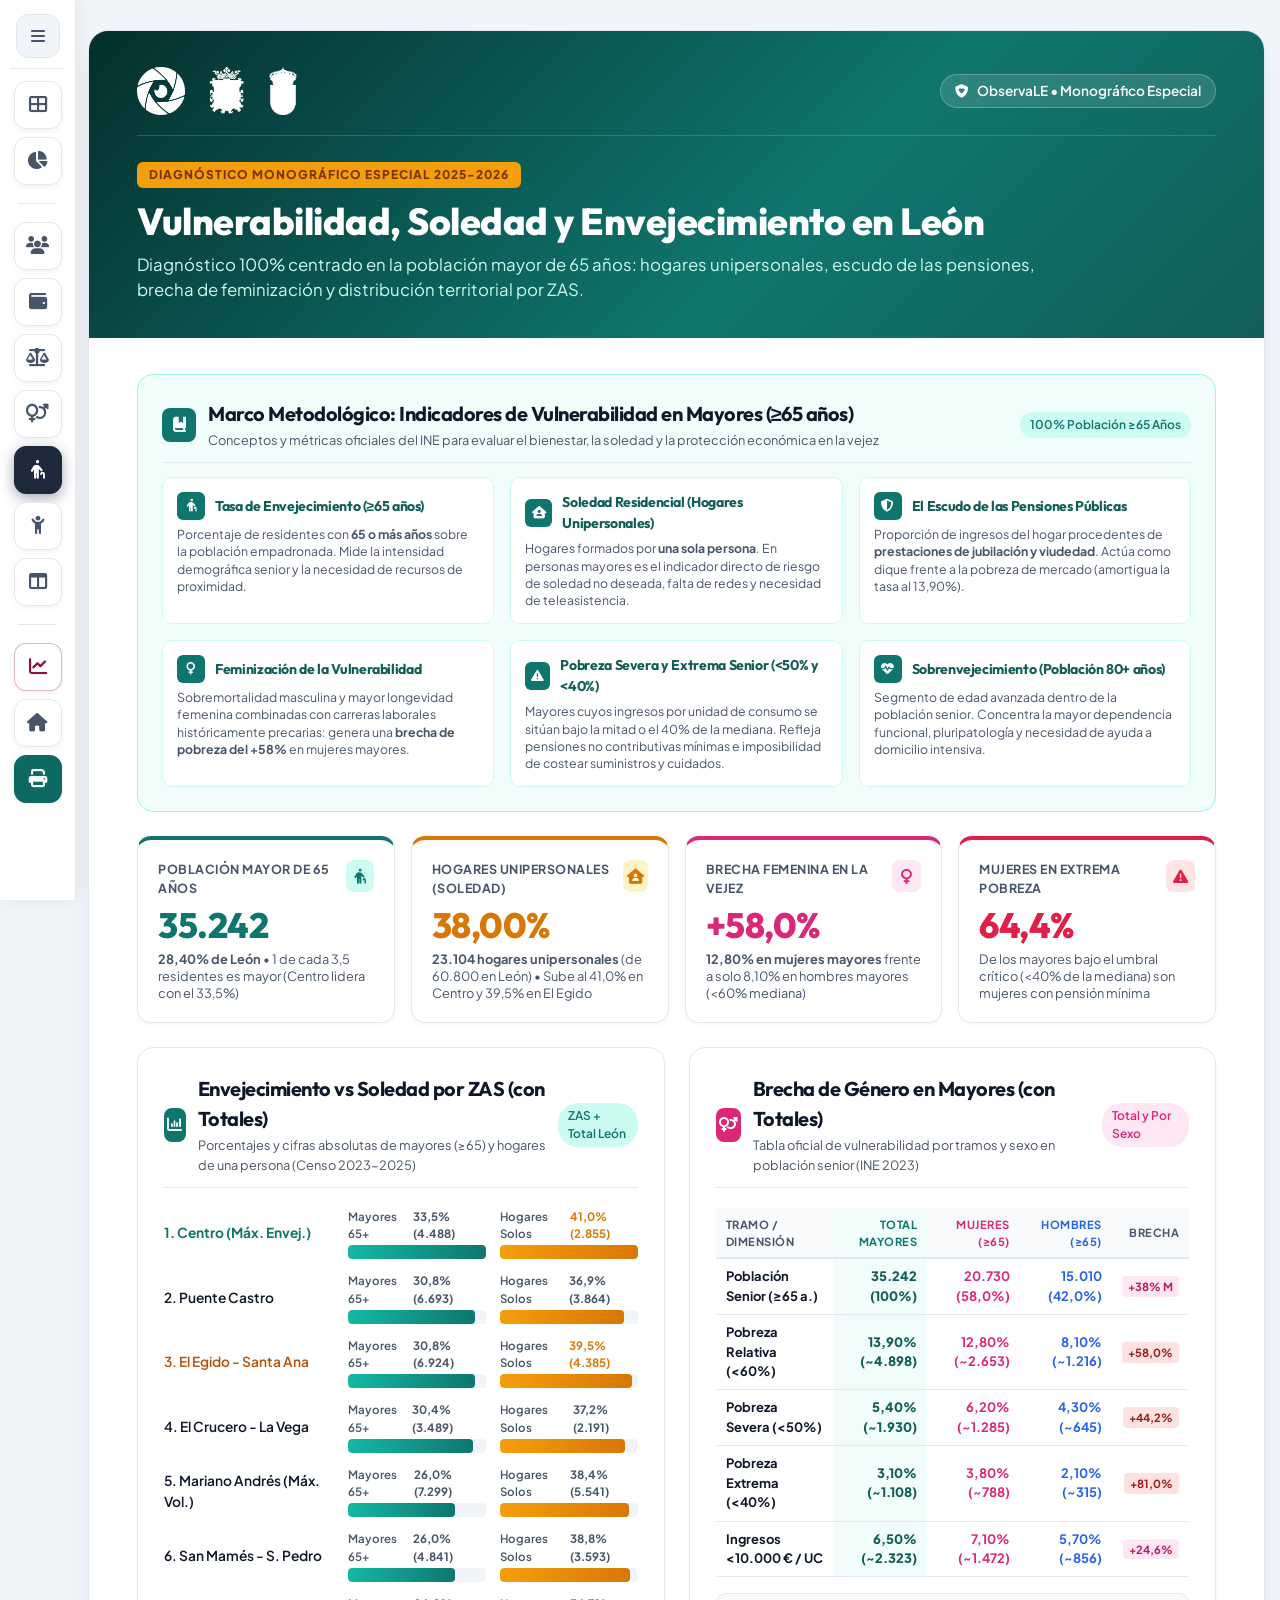
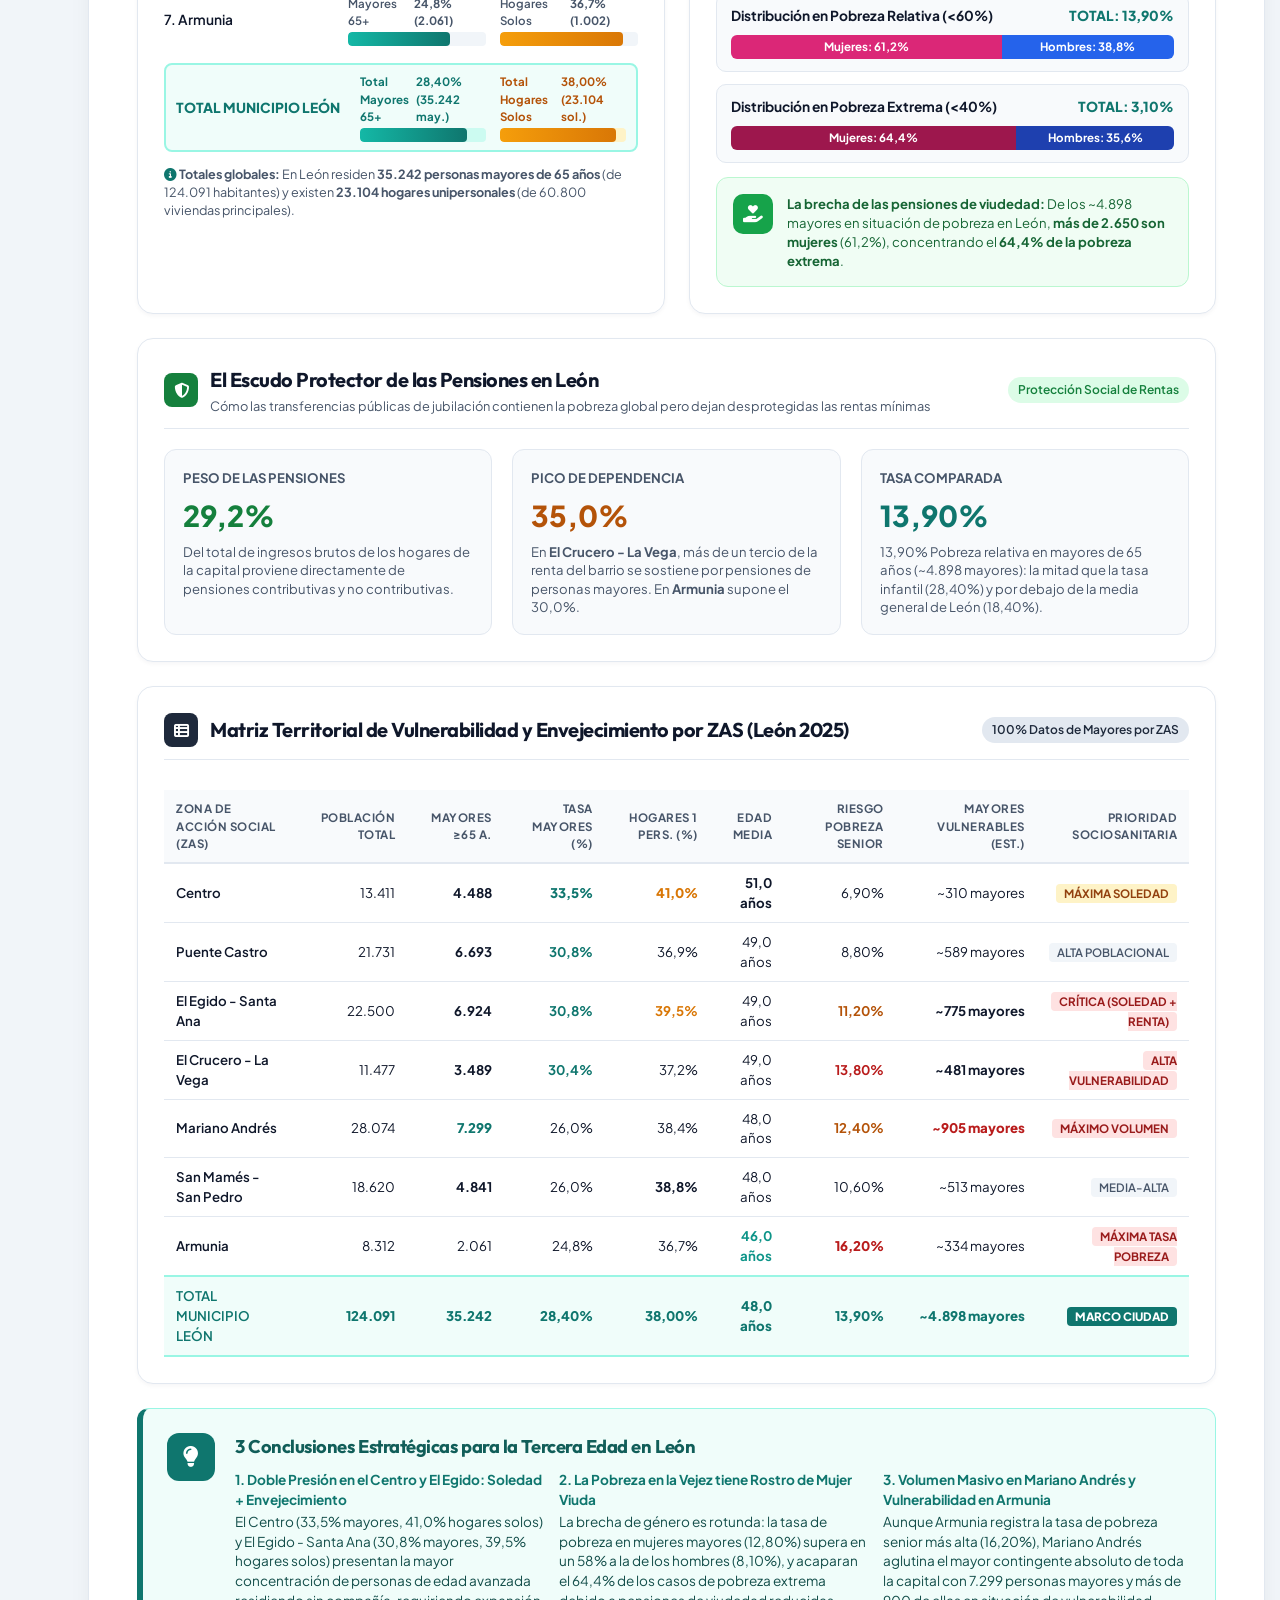
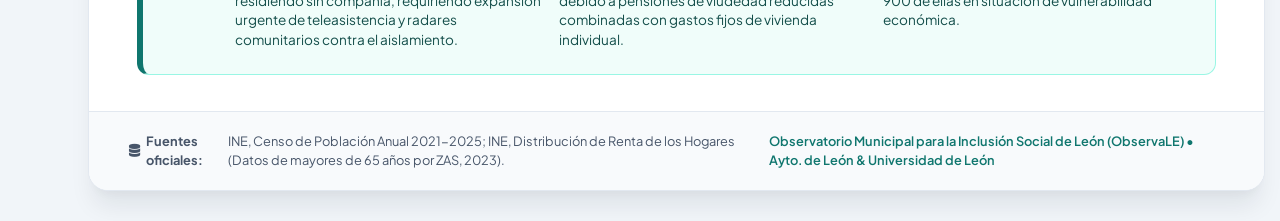
<file: infografia_5_mayores_soledad.html>
<!DOCTYPE html>
<html lang="es">
<head>
  <meta charset="UTF-8">
  <meta name="viewport" content="width=device-width, initial-scale=1.0">
  <title>Monográfico: Vulnerabilidad, Soledad y Envejecimiento en León (≥65 años) | ObservaLE</title>
  <link rel="preconnect" href="https://fonts.googleapis.com">
  <link rel="preconnect" href="https://fonts.gstatic.com" crossorigin>
  <link href="https://fonts.googleapis.com/css2?family=Outfit:wght@300;400;500;600;700;800;900&family=Plus+Jakarta+Sans:wght@400;500;600;700&display=swap" rel="stylesheet">
  <link rel="stylesheet" href="https://cdnjs.cloudflare.com/ajax/libs/font-awesome/6.5.1/css/all.min.css">
  <link rel="stylesheet" href="assets/css/modern-theme.css">
  <style>
    :root {
      --primary: #0f766e;
      --primary-dark: #115e59;
      --primary-light: #14b8a6;
      --secondary: #0f172a;
      --gold: #d97706;
      --amber: #b45309;
      --rose: #e11d48;
      --pink: #db2777;
      --blue: #2563eb;
      --text-main: #0f172a;
      --text-muted: #475569;
      --bg-page: #f1f5f9;
      --bg-card: #ffffff;
      --border-color: #e2e8f0;
      --shadow-sm: 0 2px 4px rgba(15, 23, 42, 0.04);
      --shadow-md: 0 8px 16px -2px rgba(15, 23, 42, 0.06), 0 4px 8px -2px rgba(15, 23, 42, 0.04);
      --shadow-lg: 0 20px 25px -5px rgba(15, 23, 42, 0.08), 0 8px 10px -6px rgba(15, 23, 42, 0.04);
    }

    * { box-sizing: border-box; margin: 0; padding: 0; }

    body {
      font-family: 'Plus Jakarta Sans', -apple-system, BlinkMacSystemFont, sans-serif;
      background-color: var(--bg-page);
      color: var(--text-main);
      line-height: 1.5;
      padding: 30px 15px;
    }

    .top-actions {
      max-width: 1200px;
      margin: 0 auto 20px;
      display: flex;
      justify-content: space-between;
      align-items: center;
      flex-wrap: wrap;
      gap: 12px;
    }

    .nav-tabs { display: flex; gap: 8px; flex-wrap: wrap; }

    .btn-action {
      background: white;
      border: 1px solid var(--border-color);
      color: var(--text-muted);
      font-weight: 600;
      font-size: 0.85rem;
      padding: 8px 16px;
      border-radius: 8px;
      cursor: pointer;
      display: inline-flex;
      align-items: center;
      gap: 8px;
      box-shadow: var(--shadow-sm);
      transition: all 0.2s ease;
      text-decoration: none;
    }

    .btn-action:hover {
      background: #f8fafc;
      color: var(--text-main);
      transform: translateY(-1px);
    }

    .btn-action.active {
      background: var(--primary);
      color: white;
      border-color: var(--primary);
    }

    .btn-print {
      background: var(--secondary);
      color: white;
      border: none;
    }

    .btn-print:hover {
      background: #334155;
      color: white;
    }

    .infographic-poster {
      max-width: 1200px;
      margin: 0 auto;
      background: var(--bg-card);
      border-radius: 20px;
      box-shadow: var(--shadow-lg);
      border: 1px solid var(--border-color);
      overflow: hidden;
    }

    .poster-header {
      background: linear-gradient(135deg, #042f2e 0%, #0f766e 60%, #115e59 100%);
      color: white;
      padding: 36px 48px;
      position: relative;
    }

    .header-top {
      display: flex;
      justify-content: space-between;
      align-items: center;
      margin-bottom: 24px;
      border-bottom: 1px solid rgba(255, 255, 255, 0.15);
      padding-bottom: 20px;
    }

    .header-logos {
      display: flex;
      align-items: center;
      gap: 24px;
    }

    .header-logos img {
      height: 48px;
      width: auto;
      object-fit: contain;
      filter: brightness(0) invert(1);
    }

    .observale-tag {
      background: rgba(255, 255, 255, 0.12);
      border: 1px solid rgba(255, 255, 255, 0.25);
      color: white;
      padding: 6px 14px;
      border-radius: 20px;
      font-size: 0.85rem;
      font-weight: 600;
      backdrop-filter: blur(4px);
    }

    .poster-title-area { max-width: 900px; }

    .badge-serie {
      background: #f59e0b;
      color: #78350f;
      font-size: 0.75rem;
      font-weight: 800;
      text-transform: uppercase;
      letter-spacing: 1px;
      padding: 4px 12px;
      border-radius: 6px;
      display: inline-block;
      margin-bottom: 12px;
    }

    .poster-title {
      font-family: 'Outfit', sans-serif;
      font-size: 2.35rem;
      font-weight: 800;
      line-height: 1.15;
      margin-bottom: 10px;
      letter-spacing: -0.5px;
      color: #ffffff !important;
    }

    .poster-subtitle {
      font-size: 1.05rem;
      color: #ccfbf1;
      line-height: 1.45;
      font-weight: 400;
    }

    .poster-body {
      padding: 36px 48px;
      display: grid;
      grid-template-columns: repeat(12, 1fr);
      gap: 24px;
    }

    /* Marco Metodológico */
    .glossary-card {
      grid-column: span 12;
      background: #f0fdfa;
      border: 1px solid #99f6e4;
      border-radius: 16px;
      padding: 24px;
    }

    .glossary-grid {
      display: grid;
      grid-template-columns: repeat(3, 1fr);
      gap: 16px;
      margin-top: 14px;
    }

    .glossary-item {
      background: white;
      border: 1px solid #ccfbf1;
      border-radius: 10px;
      padding: 14px;
    }

    .glossary-header {
      display: flex;
      align-items: center;
      gap: 10px;
      margin-bottom: 6px;
    }

    .glossary-icon {
      width: 28px;
      height: 28px;
      border-radius: 6px;
      background: #0f766e;
      color: white;
      display: flex;
      align-items: center;
      justify-content: center;
      font-size: 0.8rem;
    }

    .glossary-title {
      font-family: 'Outfit', sans-serif;
      font-size: 0.88rem;
      font-weight: 700;
      color: #115e59;
    }

    .glossary-desc {
      font-size: 0.77rem;
      color: var(--text-muted);
      line-height: 1.4;
    }

    /* KPIs */
    .kpi-row {
      grid-column: span 12;
      display: grid;
      grid-template-columns: repeat(4, 1fr);
      gap: 16px;
    }

    .kpi-card {
      background: white;
      border: 1px solid var(--border-color);
      border-radius: 14px;
      padding: 20px;
      box-shadow: var(--shadow-sm);
      display: flex;
      flex-direction: column;
      position: relative;
    }

    .kpi-card.teal { border-top: 4px solid var(--primary); }
    .kpi-card.gold { border-top: 4px solid var(--gold); }
    .kpi-card.pink { border-top: 4px solid var(--pink); }
    .kpi-card.rose { border-top: 4px solid var(--rose); }

    .kpi-header {
      display: flex;
      justify-content: space-between;
      align-items: flex-start;
      margin-bottom: 8px;
    }

    .kpi-title {
      font-size: 0.78rem;
      font-weight: 700;
      color: var(--text-muted);
      text-transform: uppercase;
      letter-spacing: 0.5px;
    }

    .kpi-icon {
      width: 32px;
      height: 32px;
      border-radius: 8px;
      display: flex;
      align-items: center;
      justify-content: center;
      font-size: 0.95rem;
    }

    .kpi-card.teal .kpi-icon { background: #ccfbf1; color: var(--primary); }
    .kpi-card.gold .kpi-icon { background: #fef3c7; color: var(--gold); }
    .kpi-card.pink .kpi-icon { background: #fce7f3; color: var(--pink); }
    .kpi-card.rose .kpi-icon { background: #ffe4e6; color: var(--rose); }

    .kpi-value {
      font-family: 'Outfit', sans-serif;
      font-size: 2.2rem;
      font-weight: 800;
      line-height: 1.1;
      margin-bottom: 6px;
      letter-spacing: -0.5px;
    }

    .kpi-card.teal .kpi-value { color: var(--primary); }
    .kpi-card.gold .kpi-value { color: var(--gold); }
    .kpi-card.pink .kpi-value { color: var(--pink); }
    .kpi-card.rose .kpi-value { color: var(--rose); }

    .kpi-desc {
      font-size: 0.8rem;
      color: var(--text-muted);
      line-height: 1.35;
      margin-top: auto;
    }

    /* Cards */
    .card-section {
      background: white;
      border: 1px solid var(--border-color);
      border-radius: 16px;
      padding: 26px;
      box-shadow: var(--shadow-sm);
    }

    .col-7 { grid-column: span 7; }
    .col-5 { grid-column: span 5; }
    .col-6 { grid-column: span 6; }
    .col-12 { grid-column: span 12; }

    .section-title-wrap {
      display: flex;
      align-items: center;
      justify-content: space-between;
      margin-bottom: 20px;
      padding-bottom: 12px;
      border-bottom: 1px solid var(--border-color);
    }

    .section-heading {
      display: flex;
      align-items: center;
      gap: 12px;
    }

    .section-icon {
      width: 34px;
      height: 34px;
      border-radius: 8px;
      background: var(--primary);
      color: white;
      display: flex;
      align-items: center;
      justify-content: center;
      font-size: 0.95rem;
    }

    .section-title {
      font-family: 'Outfit', sans-serif;
      font-size: 1.25rem;
      font-weight: 700;
      color: var(--text-main);
    }

    .section-tag {
      font-size: 0.75rem;
      font-weight: 600;
      color: var(--primary);
      background: #ccfbf1;
      padding: 4px 10px;
      border-radius: 20px;
    }

    /* Dual Horizontal Bar Comparison (Mayores vs Soledad) */
    .dual-aging-list {
      display: flex;
      flex-direction: column;
      gap: 13px;
    }

    .da-item {
      display: grid;
      grid-template-columns: 170px 1fr 1fr;
      align-items: center;
      gap: 14px;
      font-size: 0.86rem;
    }

    .da-name {
      font-weight: 600;
      color: var(--text-main);
    }

    .da-col {
      display: flex;
      flex-direction: column;
      gap: 3px;
    }

    .da-label {
      font-size: 0.72rem;
      color: var(--text-muted);
      font-weight: 600;
      display: flex;
      justify-content: space-between;
    }

    .da-track {
      background: #f1f5f9;
      height: 14px;
      border-radius: 4px;
      overflow: hidden;
    }

    .da-fill-senior {
      height: 100%;
      background: linear-gradient(90deg, #14b8a6, #0f766e);
      border-radius: 4px;
    }

    .da-fill-alone {
      height: 100%;
      background: linear-gradient(90deg, #f59e0b, #d97706);
      border-radius: 4px;
    }

    /* Gender Table and Gap styles */
    .gender-table {
      width: 100%;
      border-collapse: collapse;
      font-size: 0.81rem;
      margin-bottom: 16px;
    }

    .gender-table th {
      background: #f8fafc;
      color: var(--text-muted);
      font-weight: 700;
      text-transform: uppercase;
      font-size: 0.70rem;
      padding: 8px 10px;
      text-align: right;
      border-bottom: 2px solid var(--border-color);
      letter-spacing: 0.5px;
    }

    .gender-table th:first-child { text-align: left; }

    .gender-table td {
      padding: 8px 10px;
      border-bottom: 1px solid var(--border-color);
      text-align: right;
    }

    .gender-table td:first-child {
      text-align: left;
      font-weight: 600;
      color: var(--text-main);
    }

    .td-total {
      font-weight: 800;
      color: var(--primary-dark);
      background: #f0fdfa;
    }

    .badge-gap {
      display: inline-block;
      padding: 2px 6px;
      border-radius: 4px;
      font-weight: 700;
      font-size: 0.70rem;
      background: #fce7f3;
      color: #be185d;
    }

    .badge-gap.danger {
      background: #fee2e2;
      color: #991b1b;
    }

    /* Gender Gap Bars in Seniors */
    .gender-seniors-grid {
      display: flex;
      flex-direction: column;
      gap: 12px;
    }

    .gs-card {
      background: #f8fafc;
      border: 1px solid var(--border-color);
      border-radius: 10px;
      padding: 12px 14px;
    }

    .gs-header {
      display: flex;
      justify-content: space-between;
      font-size: 0.86rem;
      font-weight: 700;
      margin-bottom: 8px;
    }

    .gs-bar-wrap {
      display: flex;
      height: 24px;
      border-radius: 6px;
      overflow: hidden;
      font-size: 0.72rem;
      font-weight: 700;
      color: white;
      text-align: center;
      line-height: 24px;
    }

    .gs-female { background: #db2777; }
    .gs-male { background: #2563eb; }

    /* Sources / Pension Shield */
    .pension-shield-box {
      background: #f0fdf4;
      border: 1px solid #bbf7d0;
      border-radius: 12px;
      padding: 16px;
      display: flex;
      gap: 14px;
      align-items: flex-start;
      margin-top: 14px;
    }

    .pension-shield-icon {
      width: 40px;
      height: 40px;
      border-radius: 10px;
      background: #16a34a;
      color: white;
      display: flex;
      align-items: center;
      justify-content: center;
      font-size: 1.1rem;
      flex-shrink: 0;
    }

    .pension-shield-text {
      font-size: 0.82rem;
      line-height: 1.45;
      color: #166534;
    }

    /* Full Matrix Table */
    .mono-table {
      width: 100%;
      border-collapse: collapse;
      font-size: 0.83rem;
      margin-top: 10px;
    }

    .mono-table th {
      background: #f8fafc;
      color: var(--text-muted);
      font-weight: 700;
      text-transform: uppercase;
      font-size: 0.72rem;
      padding: 10px 12px;
      text-align: right;
      border-bottom: 2px solid var(--border-color);
      letter-spacing: 0.5px;
    }

    .mono-table th:first-child { text-align: left; }

    .mono-table td {
      padding: 9px 12px;
      border-bottom: 1px solid var(--border-color);
      text-align: right;
    }

    .mono-table td:first-child {
      text-align: left;
      font-weight: 600;
      color: var(--text-main);
    }

    .mono-table tr.highlight-total {
      background: #f0fdfa;
      font-weight: 800;
      border-top: 2px solid #99f6e4;
      border-bottom: 2px solid #99f6e4;
    }

    .mono-table tr.highlight-total td { color: #0f766e; }

    /* Takeaways */
    .takeaways-card {
      grid-column: span 12;
      background: #f0fdfa;
      border: 1px solid #99f6e4;
      border-left: 6px solid var(--primary);
      border-radius: 12px;
      padding: 24px;
      display: grid;
      grid-template-columns: auto 1fr;
      gap: 20px;
      align-items: flex-start;
    }

    .takeaways-icon {
      width: 48px;
      height: 48px;
      background: var(--primary);
      color: white;
      border-radius: 12px;
      display: flex;
      align-items: center;
      justify-content: center;
      font-size: 1.3rem;
    }

    .takeaways-content h3 {
      font-family: 'Outfit', sans-serif;
      font-size: 1.15rem;
      font-weight: 700;
      color: #115e59;
      margin-bottom: 8px;
    }

    .takeaways-list {
      display: grid;
      grid-template-columns: repeat(3, 1fr);
      gap: 16px;
      margin-top: 10px;
    }

    .takeaway-item {
      font-size: 0.85rem;
      line-height: 1.45;
      color: #134e4a;
    }

    .takeaway-item strong {
      display: block;
      color: var(--primary);
      margin-bottom: 2px;
    }

    .poster-footer {
      background: #f8fafc;
      border-top: 1px solid var(--border-color);
      padding: 20px 40px;
      display: flex;
      justify-content: space-between;
      align-items: center;
      font-size: 0.8rem;
      color: var(--text-muted);
    }

    .footer-source {
      display: flex;
      align-items: center;
      gap: 6px;
    }

    .footer-stamp {
      font-weight: 600;
      color: var(--primary);
    }

    @media print {
      body { background: white; padding: 0; }
      .top-actions { display: none; }
      .infographic-poster { box-shadow: none; border: none; }
    }

    @media (max-width: 992px) {
      .col-7, .col-5, .col-6 { grid-column: span 12; }
      .kpi-row { grid-template-columns: repeat(2, 1fr); }
      .takeaways-list { grid-template-columns: 1fr; }
      .glossary-grid { grid-template-columns: 1fr; }
      .da-item { grid-template-columns: 1fr; gap: 8px; }
    }
  </style>
</head>
<body class="has-sidebar-dock">

  <!-- ==========================================================================
       BARRA LATERAL COLAPSABLE (SIDEBAR DOCK) - BOTONES CUADRADOS CON ICONO
       ========================================================================== -->
  <aside class="stats-sidebar-dock" id="statsSidebarDock" aria-label="Navegación del Espacio Estadístico">
    <!-- Cabecera del Sidebar con Toggle -->
    <div class="sidebar-dock-header">
      <a href="estadisticas.html" class="sidebar-brand-mini" title="Hub de Análisis Estadístico">
        <img src="assets/images/LOGO4.svg" alt="ObservaLE" onerror="this.src='assets/images/logo.png'">
        <span>ObservaLE</span>
      </a>
      <button type="button" class="sidebar-toggle-btn" id="sidebarToggleBtn" title="Expandir / Colapsar menú" aria-label="Alternar menú lateral">
        <i class="fa-solid fa-bars" id="sidebarToggleIcon"></i>
      </button>
    </div>

    <!-- Grupo de Navegación Principal -->
    <div class="sidebar-buttons-group">
      <!-- Hub / Índice -->
      <a href="estadisticas.html" class="sidebar-square-btn" data-title="Hub / Índice de Secciones" title="Hub / Índice">
        <i class="fa-solid fa-th-large"></i>
        <span class="sidebar-btn-label">Hub / Índice</span>
      </a>

      <!-- Resumen General -->
      <a href="resumen_estadistico.html" class="sidebar-square-btn" data-title="Resumen del Análisis Estadístico" title="Resumen General">
        <i class="fa-solid fa-chart-pie"></i>
        <span class="sidebar-btn-label">Resumen General</span>
      </a>

      <div class="sidebar-divider"></div>

      <!-- 1. Demografía -->
      <a href="infografia_1_demografia.html" class="sidebar-square-btn" data-title="1. Demografía" title="1. Demografía">
        <i class="fa-solid fa-users"></i>
        <span class="sidebar-btn-label">1. Demografía</span>
      </a>

      <!-- 2. Renta y Empleo -->
      <a href="infografia_2_renta_empleo.html" class="sidebar-square-btn" data-title="2. Renta y Empleo" title="2. Renta y Empleo">
        <i class="fa-solid fa-wallet"></i>
        <span class="sidebar-btn-label">2. Renta y Empleo</span>
      </a>

      <!-- 3. Pobreza (Comparativa) -->
      <a href="infografia_3_pobreza_infancia.html" class="sidebar-square-btn" data-title="3. Pobreza (Comparativa)" title="3. Pobreza">
        <i class="fa-solid fa-scale-balanced"></i>
        <span class="sidebar-btn-label">3. Pobreza</span>
      </a>

      <!-- 4. Género y Origen -->
      <a href="infografia_4_vulnerabilidad_origen_genero.html" class="sidebar-square-btn" data-title="4. Género y Origen" title="4. Género y Origen">
        <i class="fa-solid fa-venus-mars"></i>
        <span class="sidebar-btn-label">4. Género y Origen</span>
      </a>

      <!-- 5. Monográfico Mayores (ACTIVO) -->
      <a href="infografia_5_mayores_soledad.html" class="sidebar-square-btn active" data-title="5. Monográfico Mayores" title="5. Mayores">
        <i class="fa-solid fa-person-cane"></i>
        <span class="sidebar-btn-label">5. Mayores</span>
      </a>

      <!-- 6. Monográfico Infancia -->
      <a href="infografia_pobreza_infantil_monografica.html" class="sidebar-square-btn" data-title="6. Monográfico Infancia" title="6. Infancia">
        <i class="fa-solid fa-child-reaching"></i>
        <span class="sidebar-btn-label">6. Infancia</span>
      </a>

      <!-- 7. Panel ZAS -->
      <a href="infografia_7_panel_zas.html" class="sidebar-square-btn" data-title="7. Panel Territorial ZAS" title="7. Panel ZAS">
        <i class="fa-solid fa-table-columns"></i>
        <span class="sidebar-btn-label">7. Panel ZAS</span>
      </a>

      <div class="sidebar-divider"></div>

      <!-- ObservaLE en Cifras -->
      <a href="https://observatorio.portalestadistico.com/?pn=observale&pc=KZS56" target="_blank" rel="noopener noreferrer" class="sidebar-square-btn sidebar-btn-cifras" data-title="ObservaLE en Cifras (Portal Estadístico)" title="ObservaLE en Cifras">
        <i class="fa-solid fa-chart-line"></i>
        <span class="sidebar-btn-label">ObservaLE en Cifras</span>
      </a>

      <!-- Volver a observale.es -->
      <a href="index.html" class="sidebar-square-btn" data-title="Volver a la portada de observale.es" title="observale.es">
        <i class="fa-solid fa-house"></i>
        <span class="sidebar-btn-label">observale.es</span>
      </a>

      <!-- Botón Imprimir / PDF -->
      <button type="button" onclick="window.print()" class="sidebar-square-btn sidebar-btn-print" data-title="Imprimir / Guardar en PDF" title="Imprimir / PDF">
        <i class="fa-solid fa-print"></i>
        <span class="sidebar-btn-label">Imprimir / PDF</span>
      </button>

    </div>
  </aside>

  <main class="infographic-poster" id="infografia-5">
    
    <header class="poster-header">
      <div class="header-top">
        <div class="header-logos">
          <img src="assets/images/logo.png" alt="ObservaLE Logo" onerror="this.style.display='none'">
          <img src="assets/images/aytologo.png" alt="Ayuntamiento de León" onerror="this.style.display='none'">
          <img src="assets/images/unilogo.png" alt="Universidad de León" onerror="this.style.display='none'">
        </div>
        <div class="observale-tag">
          <i class="fa-solid fa-shield-heart" style="margin-right: 6px;"></i> ObservaLE • Monográfico Especial
        </div>
      </div>
      <div class="poster-title-area">
        <span class="badge-serie">Diagnóstico Monográfico Especial 2025-2026</span>
        <h1 class="poster-title">Vulnerabilidad, Soledad y Envejecimiento en León</h1>
        <p class="poster-subtitle">
          Diagnóstico 100% centrado en la población mayor de 65 años: hogares unipersonales, escudo de las pensiones, brecha de feminización y distribución territorial por ZAS.
        </p>
      </div>
    </header>

    <div class="poster-body">

      <!-- Marco Metodológico 100% Personas Mayores -->
      <section class="glossary-card">
        <div class="section-title-wrap" style="margin-bottom: 6px;">
          <div class="section-heading">
            <div class="section-icon" style="background: #0f766e;"><i class="fa-solid fa-book-bookmark"></i></div>
            <div>
              <h2 class="section-title">Marco Metodológico: Indicadores de Vulnerabilidad en Mayores (≥65 años)</h2>
              <p style="font-size: 0.8rem; color: var(--text-muted); margin-top: 2px;">
                Conceptos y métricas oficiales del INE para evaluar el bienestar, la soledad y la protección económica en la vejez
              </p>
            </div>
          </div>
          <span class="section-tag">100% Población ≥65 Años</span>
        </div>

        <div class="glossary-grid">
          
          <div class="glossary-item">
            <div class="glossary-header">
              <div class="glossary-icon"><i class="fa-solid fa-person-cane"></i></div>
              <h3 class="glossary-title">Tasa de Envejecimiento (≥65 años)</h3>
            </div>
            <p class="glossary-desc">
              Porcentaje de residentes con <strong>65 o más años</strong> sobre la población empadronada. Mide la intensidad demográfica senior y la necesidad de recursos de proximidad.
            </p>
          </div>

          <div class="glossary-item">
            <div class="glossary-header">
              <div class="glossary-icon"><i class="fa-solid fa-house-user"></i></div>
              <h3 class="glossary-title">Soledad Residencial (Hogares Unipersonales)</h3>
            </div>
            <p class="glossary-desc">
              Hogares formados por <strong>una sola persona</strong>. En personas mayores es el indicador directo de riesgo de soledad no deseada, falta de redes y necesidad de teleasistencia.
            </p>
          </div>

          <div class="glossary-item">
            <div class="glossary-header">
              <div class="glossary-icon"><i class="fa-solid fa-shield-halved"></i></div>
              <h3 class="glossary-title">El Escudo de las Pensiones Públicas</h3>
            </div>
            <p class="glossary-desc">
              Proporción de ingresos del hogar procedentes de <strong>prestaciones de jubilación y viudedad</strong>. Actúa como dique frente a la pobreza de mercado (amortigua la tasa al 13,90%).
            </p>
          </div>

          <div class="glossary-item">
            <div class="glossary-header">
              <div class="glossary-icon"><i class="fa-solid fa-venus"></i></div>
              <h3 class="glossary-title">Feminización de la Vulnerabilidad</h3>
            </div>
            <p class="glossary-desc">
              Sobremortalidad masculina y mayor longevidad femenina combinadas con carreras laborales históricamente precarias: genera una <strong>brecha de pobreza del +58%</strong> en mujeres mayores.
            </p>
          </div>

          <div class="glossary-item">
            <div class="glossary-header">
              <div class="glossary-icon"><i class="fa-solid fa-triangle-exclamation"></i></div>
              <h3 class="glossary-title">Pobreza Severa y Extrema Senior (&lt;50% y &lt;40%)</h3>
            </div>
            <p class="glossary-desc">
              Mayores cuyos ingresos por unidad de consumo se sitúan bajo la mitad o el 40% de la mediana. Refleja pensiones no contributivas mínimas e imposibilidad de costear suministros y cuidados.
            </p>
          </div>

          <div class="glossary-item">
            <div class="glossary-header">
              <div class="glossary-icon"><i class="fa-solid fa-heart-pulse"></i></div>
              <h3 class="glossary-title">Sobrenvejecimiento (Población 80+ años)</h3>
            </div>
            <p class="glossary-desc">
              Segmento de edad avanzada dentro de la población senior. Concentra la mayor dependencia funcional, pluripatología y necesidad de ayuda a domicilio intensiva.
            </p>
          </div>

        </div>
      </section>

      <!-- KPIs 100% Exclusivos de Personas Mayores -->
      <section class="kpi-row">
        
        <div class="kpi-card teal">
          <div class="kpi-header">
            <span class="kpi-title">Población Mayor de 65 años</span>
            <div class="kpi-icon"><i class="fa-solid fa-person-cane"></i></div>
          </div>
          <div class="kpi-value">35.242</div>
          <div class="kpi-desc">
            <strong>28,40% de León</strong> • 1 de cada 3,5 residentes es mayor (Centro lidera con el 33,5%)
          </div>
        </div>

        <div class="kpi-card gold">
          <div class="kpi-header">
            <span class="kpi-title">Hogares Unipersonales (Soledad)</span>
            <div class="kpi-icon"><i class="fa-solid fa-house-user"></i></div>
          </div>
          <div class="kpi-value">38,00%</div>
          <div class="kpi-desc">
            <strong>23.104 hogares unipersonales</strong> (de 60.800 en León) • Sube al 41,0% en Centro y 39,5% en El Egido
          </div>
        </div>

        <div class="kpi-card pink">
          <div class="kpi-header">
            <span class="kpi-title">Brecha Femenina en la Vejez</span>
            <div class="kpi-icon"><i class="fa-solid fa-venus"></i></div>
          </div>
          <div class="kpi-value">+58,0%</div>
          <div class="kpi-desc">
            <strong>12,80% en mujeres mayores</strong> frente a solo 8,10% en hombres mayores (&lt;60% mediana)
          </div>
        </div>

        <div class="kpi-card rose">
          <div class="kpi-header">
            <span class="kpi-title">Mujeres en Extrema Pobreza</span>
            <div class="kpi-icon"><i class="fa-solid fa-triangle-exclamation"></i></div>
          </div>
          <div class="kpi-value">64,4%</div>
          <div class="kpi-desc">
            De los mayores bajo el umbral crítico (&lt;40% de la mediana) son mujeres con pensión mínima
          </div>
        </div>

      </section>

      <!-- Sección 1 (col-6): Envejecimiento y Hogares Unipersonales por ZAS con Totales -->
      <section class="card-section col-6">
        <div class="section-title-wrap">
          <div class="section-heading">
            <div class="section-icon" style="background: #0f766e;"><i class="fa-solid fa-chart-column"></i></div>
            <div>
              <h2 class="section-title">Envejecimiento vs Soledad por ZAS (con Totales)</h2>
              <p style="font-size: 0.8rem; color: var(--text-muted); margin-top: 2px;">
                Porcentajes y cifras absolutas de mayores (≥65) y hogares de una persona (Censo 2023-2025)
              </p>
            </div>
          </div>
          <span class="section-tag">ZAS + Total León</span>
        </div>

        <div class="dual-aging-list">
          
          <div class="da-item">
            <span class="da-name" style="color: #0f766e; font-weight: 700;">1. Centro (Máx. Envej.)</span>
            <div class="da-col">
              <div class="da-label"><span>Mayores 65+</span><strong>33,5% (4.488)</strong></div>
              <div class="da-track"><div class="da-fill-senior" style="width: 100%;"></div></div>
            </div>
            <div class="da-col">
              <div class="da-label"><span>Hogares Solos</span><strong style="color: #d97706;">41,0% (2.855)</strong></div>
              <div class="da-track"><div class="da-fill-alone" style="width: 100%;"></div></div>
            </div>
          </div>

          <div class="da-item">
            <span class="da-name">2. Puente Castro</span>
            <div class="da-col">
              <div class="da-label"><span>Mayores 65+</span><strong>30,8% (6.693)</strong></div>
              <div class="da-track"><div class="da-fill-senior" style="width: 91.9%;"></div></div>
            </div>
            <div class="da-col">
              <div class="da-label"><span>Hogares Solos</span><strong>36,9% (3.864)</strong></div>
              <div class="da-track"><div class="da-fill-alone" style="width: 90.0%;"></div></div>
            </div>
          </div>

          <div class="da-item">
            <span class="da-name" style="color: #b45309;">3. El Egido - Santa Ana</span>
            <div class="da-col">
              <div class="da-label"><span>Mayores 65+</span><strong>30,8% (6.924)</strong></div>
              <div class="da-track"><div class="da-fill-senior" style="width: 91.9%;"></div></div>
            </div>
            <div class="da-col">
              <div class="da-label"><span>Hogares Solos</span><strong style="color: #d97706;">39,5% (4.385)</strong></div>
              <div class="da-track"><div class="da-fill-alone" style="width: 96.3%;"></div></div>
            </div>
          </div>

          <div class="da-item">
            <span class="da-name">4. El Crucero - La Vega</span>
            <div class="da-col">
              <div class="da-label"><span>Mayores 65+</span><strong>30,4% (3.489)</strong></div>
              <div class="da-track"><div class="da-fill-senior" style="width: 90.7%;"></div></div>
            </div>
            <div class="da-col">
              <div class="da-label"><span>Hogares Solos</span><strong>37,2% (2.191)</strong></div>
              <div class="da-track"><div class="da-fill-alone" style="width: 90.7%;"></div></div>
            </div>
          </div>

          <div class="da-item">
            <span class="da-name">5. Mariano Andrés (Máx. Vol.)</span>
            <div class="da-col">
              <div class="da-label"><span>Mayores 65+</span><strong>26,0% (7.299)</strong></div>
              <div class="da-track"><div class="da-fill-senior" style="width: 77.6%;"></div></div>
            </div>
            <div class="da-col">
              <div class="da-label"><span>Hogares Solos</span><strong>38,4% (5.541)</strong></div>
              <div class="da-track"><div class="da-fill-alone" style="width: 93.7%;"></div></div>
            </div>
          </div>

          <div class="da-item">
            <span class="da-name">6. San Mamés - S. Pedro</span>
            <div class="da-col">
              <div class="da-label"><span>Mayores 65+</span><strong>26,0% (4.841)</strong></div>
              <div class="da-track"><div class="da-fill-senior" style="width: 77.6%;"></div></div>
            </div>
            <div class="da-col">
              <div class="da-label"><span>Hogares Solos</span><strong>38,8% (3.593)</strong></div>
              <div class="da-track"><div class="da-fill-alone" style="width: 94.6%;"></div></div>
            </div>
          </div>

          <div class="da-item">
            <span class="da-name">7. Armunia</span>
            <div class="da-col">
              <div class="da-label"><span>Mayores 65+</span><strong>24,8% (2.061)</strong></div>
              <div class="da-track"><div class="da-fill-senior" style="width: 74.0%;"></div></div>
            </div>
            <div class="da-col">
              <div class="da-label"><span>Hogares Solos</span><strong>36,7% (1.002)</strong></div>
              <div class="da-track"><div class="da-fill-alone" style="width: 89.5%;"></div></div>
            </div>
          </div>

          <!-- Total Destacado al final de la comparativa -->
          <div class="da-item" style="background: #f0fdfa; padding: 8px 10px; border-radius: 8px; border: 2px solid #99f6e4; margin-top: 4px;">
            <span class="da-name" style="font-weight: 800; color: #0f766e;">TOTAL MUNICIPIO LEÓN</span>
            <div class="da-col">
              <div class="da-label"><span style="color: #0f766e; font-weight: 700;">Total Mayores 65+</span><strong style="color: #0f766e;">28,40% (35.242 may.)</strong></div>
              <div class="da-track" style="background: #ccfbf1;"><div class="da-fill-senior" style="width: 84.8%;"></div></div>
            </div>
            <div class="da-col">
              <div class="da-label"><span style="color: #b45309; font-weight: 700;">Total Hogares Solos</span><strong style="color: #b45309;">38,00% (23.104 sol.)</strong></div>
              <div class="da-track" style="background: #fef3c7;"><div class="da-fill-alone" style="width: 92.7%;"></div></div>
            </div>
          </div>

        </div>

        <p style="margin-top: 14px; font-size: 0.79rem; color: var(--text-muted); line-height: 1.4;">
          <i class="fa-solid fa-circle-info" style="color: #0f766e;"></i> <strong>Totales globales:</strong> En León residen <strong>35.242 personas mayores de 65 años</strong> (de 124.091 habitantes) y existen <strong>23.104 hogares unipersonales</strong> (de 60.800 viviendas principales).
        </p>
      </section>

      <!-- Sección 2 (col-6): Tabla y Desglose de Brecha de Género en Mayores con TOTALES -->
      <section class="card-section col-6">
        <div class="section-title-wrap">
          <div class="section-heading">
            <div class="section-icon" style="background: #db2777;"><i class="fa-solid fa-venus-mars"></i></div>
            <div>
              <h2 class="section-title">Brecha de Género en Mayores (con Totales)</h2>
              <p style="font-size: 0.8rem; color: var(--text-muted); margin-top: 2px;">
                Tabla oficial de vulnerabilidad por tramos y sexo en población senior (INE 2023)
              </p>
            </div>
          </div>
          <span class="section-tag" style="background: #fce7f3; color: #db2777;">Total y Por Sexo</span>
        </div>

        <!-- Tabla Estructurada con Totales -->
        <div style="overflow-x: auto;">
          <table class="gender-table">
            <thead>
              <tr>
                <th>Tramo / Dimensión</th>
                <th style="background: #f0fdfa; color: #0f766e;">TOTAL Mayores</th>
                <th style="color: #db2777;">Mujeres (≥65)</th>
                <th style="color: #2563eb;">Hombres (≥65)</th>
                <th>Brecha</th>
              </tr>
            </thead>
            <tbody>
              <tr>
                <td><strong>Población Senior (≥65 a.)</strong></td>
                <td class="td-total">35.242 (100%)</td>
                <td style="color: #db2777; font-weight: 700;">20.730 (58,0%)</td>
                <td style="color: #2563eb; font-weight: 700;">15.010 (42,0%)</td>
                <td><span class="badge-gap">+38% M</span></td>
              </tr>
              <tr>
                <td><strong>Pobreza Relativa (&lt;60%)</strong></td>
                <td class="td-total">13,90% (~4.898)</td>
                <td style="color: #db2777; font-weight: 700;">12,80% (~2.653)</td>
                <td style="color: #2563eb; font-weight: 700;">8,10% (~1.216)</td>
                <td><span class="badge-gap danger">+58,0%</span></td>
              </tr>
              <tr>
                <td><strong>Pobreza Severa (&lt;50%)</strong></td>
                <td class="td-total">5,40% (~1.930)</td>
                <td style="color: #db2777; font-weight: 700;">6,20% (~1.285)</td>
                <td style="color: #2563eb; font-weight: 700;">4,30% (~645)</td>
                <td><span class="badge-gap danger">+44,2%</span></td>
              </tr>
              <tr>
                <td><strong>Pobreza Extrema (&lt;40%)</strong></td>
                <td class="td-total">3,10% (~1.108)</td>
                <td style="color: #db2777; font-weight: 700;">3,80% (~788)</td>
                <td style="color: #2563eb; font-weight: 700;">2,10% (~315)</td>
                <td><span class="badge-gap danger">+81,0%</span></td>
              </tr>
              <tr>
                <td><strong>Ingresos &lt;10.000 € / UC</strong></td>
                <td class="td-total">6,50% (~2.323)</td>
                <td style="color: #db2777; font-weight: 700;">7,10% (~1.472)</td>
                <td style="color: #2563eb; font-weight: 700;">5,70% (~856)</td>
                <td><span class="badge-gap">+24,6%</span></td>
              </tr>
            </tbody>
          </table>
        </div>

        <!-- Barras de Proporción Mujeres vs Hombres -->
        <div class="gender-seniors-grid">
          
          <div class="gs-card">
            <div class="gs-header">
              <span>Distribución en Pobreza Relativa (<60%)</span>
              <span style="color: #0f766e; font-weight: 800;">TOTAL: 13,90%</span>
            </div>
            <div class="gs-bar-wrap">
              <div class="gs-female" style="width: 61.2%;">Mujeres: 61,2%</div>
              <div class="gs-male" style="width: 38.8%;">Hombres: 38,8%</div>
            </div>
          </div>

          <div class="gs-card">
            <div class="gs-header">
              <span>Distribución en Pobreza Extrema (<40%)</span>
              <span style="color: #0f766e; font-weight: 800;">TOTAL: 3,10%</span>
            </div>
            <div class="gs-bar-wrap">
              <div class="gs-female" style="width: 64.4%; background: #9d174d;">Mujeres: 64,4%</div>
              <div class="gs-male" style="width: 35.6%; background: #1e40af;">Hombres: 35,6%</div>
            </div>
          </div>

        </div>

        <div class="pension-shield-box">
          <div class="pension-shield-icon"><i class="fa-solid fa-hand-holding-heart"></i></div>
          <div class="pension-shield-text">
            <strong>La brecha de las pensiones de viudedad:</strong> De los ~4.898 mayores en situación de pobreza en León, <strong>más de 2.650 son mujeres</strong> (61,2%), concentrando el <strong>64,4% de la pobreza extrema</strong>.
          </div>
        </div>
      </section>

      <!-- Sección 3 (col-12): El Escudo de las Pensiones y Fuentes de Renta -->
      <section class="card-section col-12">
        <div class="section-title-wrap">
          <div class="section-heading">
            <div class="section-icon" style="background: #15803d;"><i class="fa-solid fa-shield-halved"></i></div>
            <div>
              <h2 class="section-title">El Escudo Protector de las Pensiones en León</h2>
              <p style="font-size: 0.8rem; color: var(--text-muted); margin-top: 2px;">
                Cómo las transferencias públicas de jubilación contienen la pobreza global pero dejan desprotegidas las rentas mínimas
              </p>
            </div>
          </div>
          <span class="section-tag" style="background: #dcfce7; color: #15803d;">Protección Social de Rentas</span>
        </div>

        <div style="display: grid; grid-template-columns: repeat(3, 1fr); gap: 20px; align-items: stretch;">
          
          <div style="background: #f8fafc; border: 1px solid var(--border-color); border-radius: 12px; padding: 18px;">
            <div style="font-size: 0.82rem; font-weight: 700; color: var(--text-muted); text-transform: uppercase;">Peso de las Pensiones</div>
            <div style="font-size: 1.8rem; font-weight: 800; color: #15803d; margin: 6px 0;">29,2%</div>
            <p style="font-size: 0.82rem; color: var(--text-muted); line-height: 1.4;">
              Del total de ingresos brutos de los hogares de la capital proviene directamente de pensiones contributivas y no contributivas.
            </p>
          </div>

          <div style="background: #f8fafc; border: 1px solid var(--border-color); border-radius: 12px; padding: 18px;">
            <div style="font-size: 0.82rem; font-weight: 700; color: var(--text-muted); text-transform: uppercase;">Pico de Dependencia</div>
            <div style="font-size: 1.8rem; font-weight: 800; color: #b45309; margin: 6px 0;">35,0%</div>
            <p style="font-size: 0.82rem; color: var(--text-muted); line-height: 1.4;">
              En <strong>El Crucero - La Vega</strong>, más de un tercio de la renta del barrio se sostiene por pensiones de personas mayores. En <strong>Armunia</strong> supone el 30,0%.
            </p>
          </div>

          <div style="background: #f8fafc; border: 1px solid var(--border-color); border-radius: 12px; padding: 18px;">
            <div style="font-size: 0.82rem; font-weight: 700; color: var(--text-muted); text-transform: uppercase;">Tasa Comparada</div>
            <div style="font-size: 1.8rem; font-weight: 800; color: #0f766e; margin: 6px 0;">13,90%</div>
            <p style="font-size: 0.82rem; color: var(--text-muted); line-height: 1.4;">
              13,90% Pobreza relativa en mayores de 65 años (~4.898 mayores): la mitad que la tasa infantil (28,40%) y por debajo de la media general de León (18,40%).
            </p>
          </div>

        </div>
      </section>

      <!-- Sección 4 (col-12): Matriz Monográfica de Personas Mayores por ZAS -->
      <section class="card-section col-12">
        <div class="section-title-wrap">
          <div class="section-heading">
            <div class="section-icon" style="background: #1e293b;"><i class="fa-solid fa-table-list"></i></div>
            <h2 class="section-title">Matriz Territorial de Vulnerabilidad y Envejecimiento por ZAS (León 2025)</h2>
          </div>
          <span class="section-tag" style="background: #e2e8f0; color: #1e293b;">100% Datos de Mayores por ZAS</span>
        </div>

        <div style="overflow-x: auto;">
          <table class="mono-table">
            <thead>
              <tr>
                <th>Zona de Acción Social (ZAS)</th>
                <th>Población Total</th>
                <th>Mayores ≥65 a.</th>
                <th>Tasa Mayores (%)</th>
                <th>Hogares 1 pers. (%)</th>
                <th>Edad Media</th>
                <th>Riesgo Pobreza Senior</th>
                <th>Mayores Vulnerables (Est.)</th>
                <th>Prioridad Sociosanitaria</th>
              </tr>
            </thead>
            <tbody>
              <tr>
                <td>Centro</td>
                <td>13.411</td>
                <td style="font-weight: 700;">4.488</td>
                <td style="font-weight: 800; color: #0f766e;">33,5%</td>
                <td style="font-weight: 800; color: #d97706;">41,0%</td>
                <td style="font-weight: 700;">51,0 años</td>
                <td>6,90%</td>
                <td>~310 mayores</td>
                <td><span style="background: #fef3c7; color: #92400e; padding: 2px 8px; border-radius: 4px; font-weight: 700; font-size: 0.72rem;">MÁXIMA SOLEDAD</span></td>
              </tr>
              <tr>
                <td>Puente Castro</td>
                <td>21.731</td>
                <td style="font-weight: 700;">6.693</td>
                <td style="font-weight: 700; color: #0f766e;">30,8%</td>
                <td>36,9%</td>
                <td>49,0 años</td>
                <td>8,80%</td>
                <td>~589 mayores</td>
                <td><span style="background: #f1f5f9; color: #475569; padding: 2px 8px; border-radius: 4px; font-weight: 600; font-size: 0.72rem;">ALTA POBLACIONAL</span></td>
              </tr>
              <tr>
                <td>El Egido - Santa Ana</td>
                <td>22.500</td>
                <td style="font-weight: 700;">6.924</td>
                <td style="font-weight: 700; color: #0f766e;">30,8%</td>
                <td style="font-weight: 700; color: #d97706;">39,5%</td>
                <td>49,0 años</td>
                <td style="font-weight: 700; color: #b45309;">11,20%</td>
                <td style="font-weight: 700;">~775 mayores</td>
                <td><span style="background: #fee2e2; color: #991b1b; padding: 2px 8px; border-radius: 4px; font-weight: 700; font-size: 0.72rem;">CRÍTICA (SOLEDAD + RENTA)</span></td>
              </tr>
              <tr>
                <td>El Crucero - La Vega</td>
                <td>11.477</td>
                <td style="font-weight: 700;">3.489</td>
                <td style="font-weight: 700; color: #0f766e;">30,4%</td>
                <td>37,2%</td>
                <td>49,0 años</td>
                <td style="font-weight: 700; color: #b91c1c;">13,80%</td>
                <td style="font-weight: 700;">~481 mayores</td>
                <td><span style="background: #fee2e2; color: #991b1b; padding: 2px 8px; border-radius: 4px; font-weight: 700; font-size: 0.72rem;">ALTA VULNERABILIDAD</span></td>
              </tr>
              <tr>
                <td>Mariano Andrés</td>
                <td>28.074</td>
                <td style="font-weight: 800; color: #0f766e;">7.299</td>
                <td>26,0%</td>
                <td>38,4%</td>
                <td>48,0 años</td>
                <td style="font-weight: 700; color: #b45309;">12,40%</td>
                <td style="font-weight: 800; color: #b91c1c;">~905 mayores</td>
                <td><span style="background: #fee2e2; color: #991b1b; padding: 2px 8px; border-radius: 4px; font-weight: 700; font-size: 0.72rem;">MÁXIMO VOLUMEN</span></td>
              </tr>
              <tr>
                <td>San Mamés - San Pedro</td>
                <td>18.620</td>
                <td style="font-weight: 700;">4.841</td>
                <td>26,0%</td>
                <td style="font-weight: 700;">38,8%</td>
                <td>48,0 años</td>
                <td>10,60%</td>
                <td>~513 mayores</td>
                <td><span style="background: #f1f5f9; color: #475569; padding: 2px 8px; border-radius: 4px; font-weight: 600; font-size: 0.72rem;">MEDIA-ALTA</span></td>
              </tr>
              <tr>
                <td>Armunia</td>
                <td>8.312</td>
                <td>2.061</td>
                <td>24,8%</td>
                <td>36,7%</td>
                <td style="color: #0d9488; font-weight: 700;">46,0 años</td>
                <td style="font-weight: 800; color: #b91c1c;">16,20%</td>
                <td>~334 mayores</td>
                <td><span style="background: #fee2e2; color: #991b1b; padding: 2px 8px; border-radius: 4px; font-weight: 700; font-size: 0.72rem;">MÁXIMA TASA POBREZA</span></td>
              </tr>
              <tr class="highlight-total">
                <td>TOTAL MUNICIPIO LEÓN</td>
                <td>124.091</td>
                <td>35.242</td>
                <td>28,40%</td>
                <td>38,00%</td>
                <td>48,0 años</td>
                <td>13,90%</td>
                <td>~4.898 mayores</td>
                <td><span style="background: #0f766e; color: white; padding: 2px 8px; border-radius: 4px; font-weight: 800; font-size: 0.72rem;">MARCO CIUDAD</span></td>
              </tr>
            </tbody>
          </table>
        </div>
      </section>

      <!-- Conclusiones Monográficas de Mayores -->
      <aside class="takeaways-card">
        <div class="takeaways-icon">
          <i class="fa-solid fa-lightbulb"></i>
        </div>
        <div class="takeaways-content">
          <h3>3 Conclusiones Estratégicas para la Tercera Edad en León</h3>
          <div class="takeaways-list">
            
            <div class="takeaway-item">
              <strong>1. Doble Presión en el Centro y El Egido: Soledad + Envejecimiento</strong>
              El Centro (33,5% mayores, 41,0% hogares solos) y El Egido - Santa Ana (30,8% mayores, 39,5% hogares solos) presentan la mayor concentración de personas de edad avanzada residiendo sin compañía, requiriendo expansión urgente de teleasistencia y radares comunitarios contra el aislamiento.
            </div>

            <div class="takeaway-item">
              <strong>2. La Pobreza en la Vejez tiene Rostro de Mujer Viuda</strong>
              La brecha de género es rotunda: la tasa de pobreza en mujeres mayores (12,80%) supera en un 58% a la de los hombres (8,10%), y acaparan el 64,4% de los casos de pobreza extrema debido a pensiones de viudedad reducidas combinadas con gastos fijos de vivienda individual.
            </div>

            <div class="takeaway-item">
              <strong>3. Volumen Masivo en Mariano Andrés y Vulnerabilidad en Armunia</strong>
              Aunque Armunia registra la tasa de pobreza senior más alta (16,20%), Mariano Andrés aglutina el mayor contingente absoluto de toda la capital con 7.299 personas mayores y más de 900 de ellas en situación de vulnerabilidad económica.
            </div>

          </div>
        </div>
      </aside>

    </div>

    <footer class="poster-footer">
      <div class="footer-source">
        <i class="fa-solid fa-database"></i> 
        <strong>Fuentes oficiales:</strong> INE, Censo de Población Anual 2021-2025; INE, Distribución de Renta de los Hogares (Datos de mayores de 65 años por ZAS, 2023).
      </div>
      <div class="footer-stamp">
        Observatorio Municipal para la Inclusión Social de León (ObservaLE) • Ayto. de León & Universidad de León
      </div>
    </footer>

  </main>

  <script src="assets/js/sidebar-dock.js"></script>
</body>
</html>
</file>
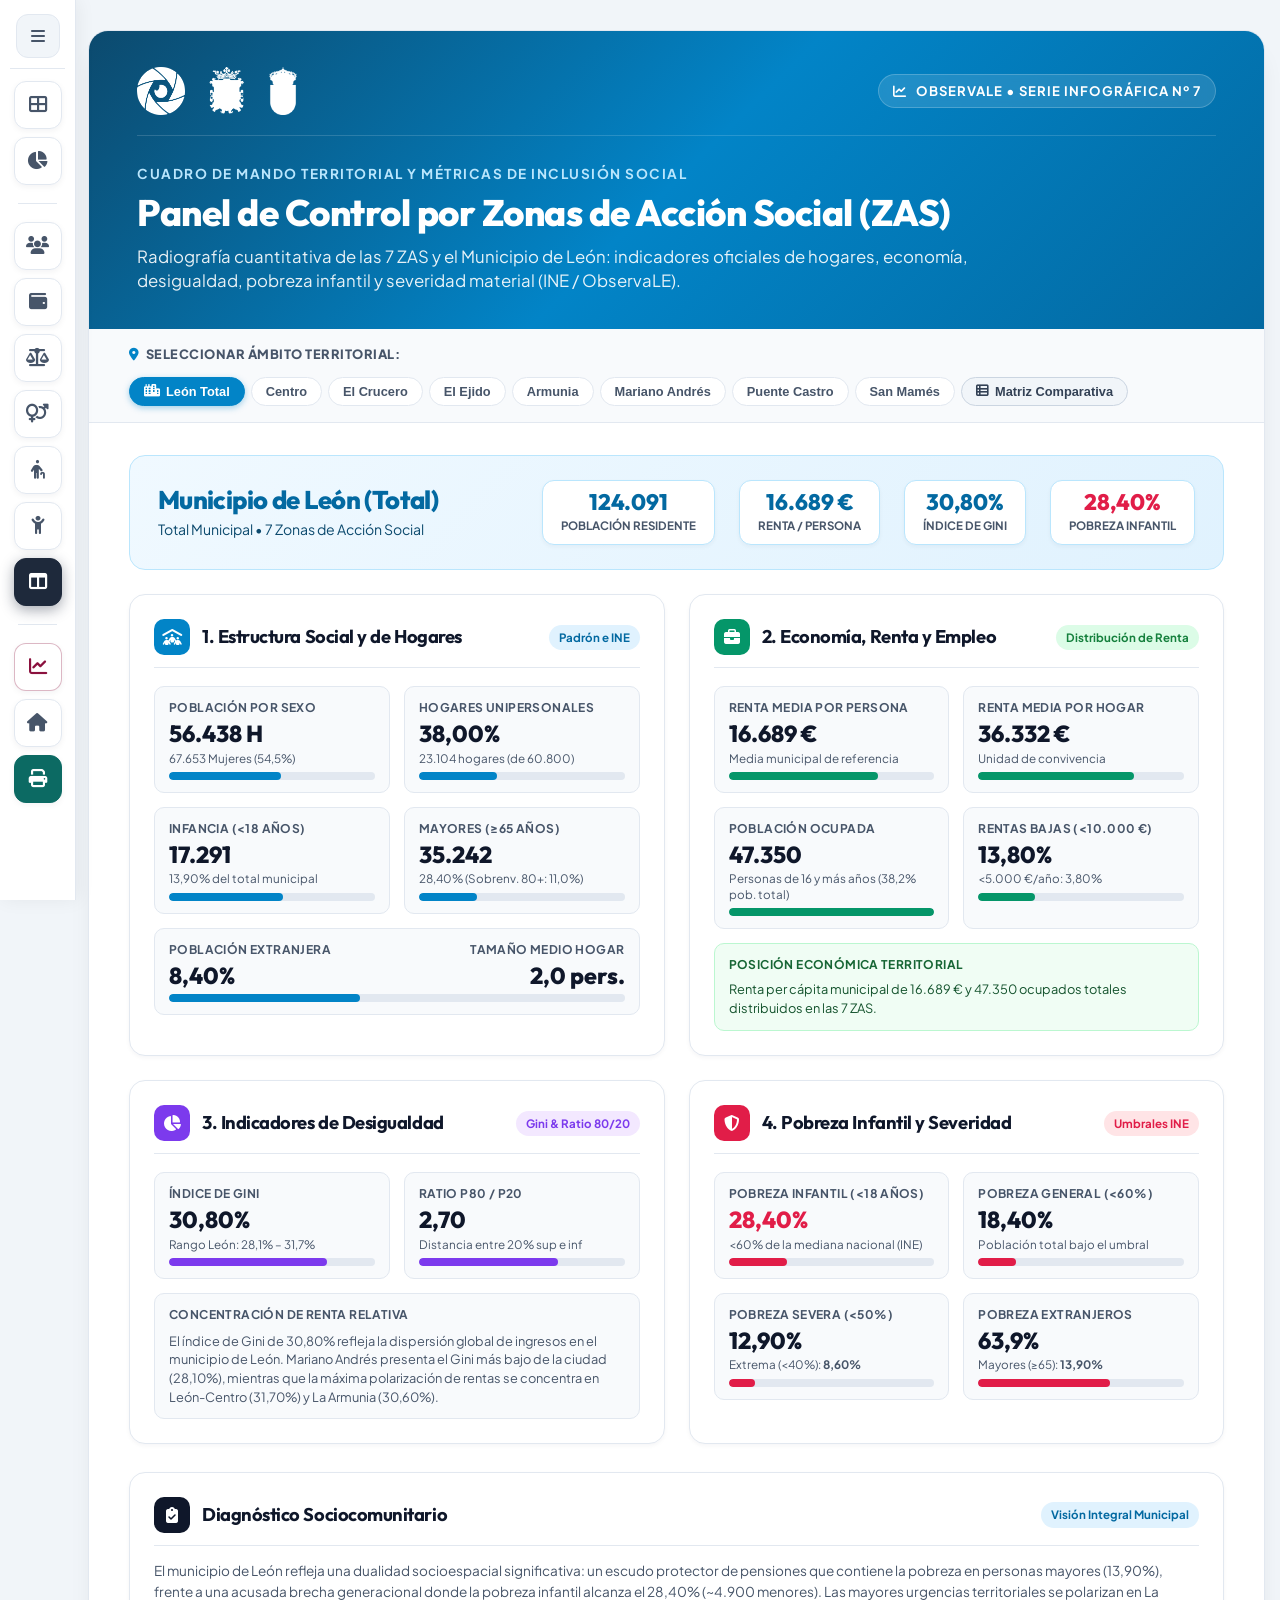
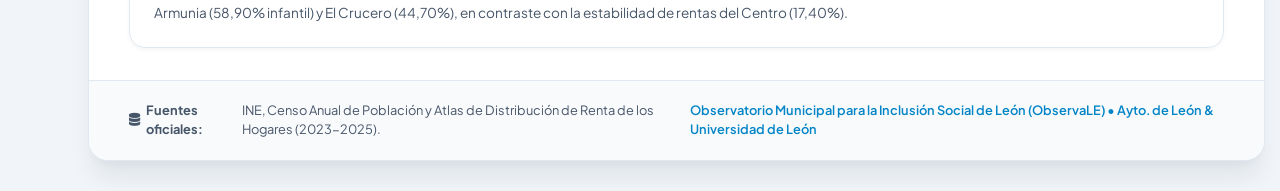
<file: infografia_7_panel_zas.html>
<!DOCTYPE html>
<html lang="es">
<head>
  <meta charset="UTF-8">
  <meta name="viewport" content="width=device-width, initial-scale=1.0">
  <title>Infografía 7: Panel de Control Territorial por ZAS de León | ObservaLE</title>
  <link rel="preconnect" href="https://fonts.googleapis.com">
  <link rel="preconnect" href="https://fonts.gstatic.com" crossorigin>
  <link href="https://fonts.googleapis.com/css2?family=Outfit:wght@300;400;500;600;700;800;900&family=Plus+Jakarta+Sans:wght@400;500;600;700;800&display=swap" rel="stylesheet">
  <link rel="stylesheet" href="https://cdnjs.cloudflare.com/ajax/libs/font-awesome/6.5.1/css/all.min.css">
  <link rel="stylesheet" href="assets/css/modern-theme.css">
  <style>
    :root {
      --primary: #0284c7;
      --primary-dark: #0369a1;
      --primary-light: #38bdf8;
      --secondary: #0f172a;
      --accent: #6366f1;
      --emerald: #059669;
      --amber: #d97706;
      --rose: #e11d48;
      --text-main: #0f172a;
      --text-muted: #475569;
      --bg-page: #f1f5f9;
      --bg-card: #ffffff;
      --border-color: #e2e8f0;
      --shadow-sm: 0 2px 4px rgba(15, 23, 42, 0.04);
      --shadow-md: 0 8px 16px -2px rgba(15, 23, 42, 0.06), 0 4px 8px -2px rgba(15, 23, 42, 0.04);
      --shadow-lg: 0 20px 25px -5px rgba(15, 23, 42, 0.08), 0 8px 10px -6px rgba(15, 23, 42, 0.04);
    }

    * { box-sizing: border-box; margin: 0; padding: 0; }

    body {
      font-family: 'Plus Jakarta Sans', -apple-system, BlinkMacSystemFont, sans-serif;
      background-color: var(--bg-page);
      color: var(--text-main);
      line-height: 1.5;
      padding: 30px 15px;
    }

    .top-actions {
      max-width: 1200px;
      margin: 0 auto 20px;
      display: flex;
      justify-content: space-between;
      align-items: center;
      flex-wrap: wrap;
      gap: 12px;
    }

    .nav-tabs { display: flex; gap: 8px; flex-wrap: wrap; }

    .btn-action {
      background: white;
      border: 1px solid var(--border-color);
      color: var(--text-muted);
      font-weight: 600;
      font-size: 0.82rem;
      padding: 8px 14px;
      border-radius: 8px;
      cursor: pointer;
      display: inline-flex;
      align-items: center;
      gap: 7px;
      box-shadow: var(--shadow-sm);
      transition: all 0.2s ease;
      text-decoration: none;
    }

    .btn-action:hover {
      background: #f8fafc;
      color: var(--text-main);
      transform: translateY(-1px);
    }

    .btn-action.active {
      background: var(--secondary);
      color: white;
      border-color: var(--secondary);
    }

    .btn-print {
      background: var(--primary);
      color: white;
      border: none;
    }

    .btn-print:hover {
      background: var(--primary-dark);
      color: white;
    }

    .infographic-poster {
      max-width: 1200px;
      margin: 0 auto;
      background: var(--bg-card);
      border-radius: 20px;
      box-shadow: var(--shadow-lg);
      border: 1px solid var(--border-color);
      overflow: hidden;
    }

    .poster-header {
      background: linear-gradient(135deg, #0c4a6e 0%, #0284c7 50%, #0369a1 100%);
      color: white;
      padding: 36px 48px;
      position: relative;
    }

    .header-top {
      display: flex;
      justify-content: space-between;
      align-items: center;
      margin-bottom: 24px;
      border-bottom: 1px solid rgba(255, 255, 255, 0.15);
      padding-bottom: 20px;
    }

    .header-logos {
      display: flex;
      align-items: center;
      gap: 24px;
    }

    .header-logos img {
      height: 48px;
      object-fit: contain;
      filter: brightness(0) invert(1);
    }

    .observale-tag {
      background: rgba(255, 255, 255, 0.12);
      backdrop-filter: blur(8px);
      padding: 6px 14px;
      border-radius: 30px;
      font-size: 0.82rem;
      font-weight: 700;
      letter-spacing: 1px;
      text-transform: uppercase;
      border: 1px solid rgba(255, 255, 255, 0.2);
    }

    .poster-title-area { max-width: 900px; }

    .badge-serie {
      display: inline-block;
      color: #bae6fd;
      font-size: 0.85rem;
      font-weight: 700;
      text-transform: uppercase;
      letter-spacing: 1.5px;
      margin-bottom: 8px;
    }

    .poster-title {
      font-family: 'Outfit', sans-serif;
      font-size: 2.3rem;
      font-weight: 800;
      line-height: 1.15;
      letter-spacing: -0.5px;
      margin-bottom: 10px;
      color: #ffffff !important;
    }

    .poster-subtitle {
      font-size: 1.05rem;
      color: rgba(255, 255, 255, 0.9);
      font-weight: 400;
      line-height: 1.45;
    }

    /* Selector de ZAS Bar */
    .zas-selector-bar {
      background: #f8fafc;
      border-bottom: 1px solid var(--border-color);
      padding: 16px 40px;
      display: flex;
      flex-wrap: wrap;
      align-items: center;
      justify-content: space-between;
      gap: 12px;
    }

    .selector-label {
      font-size: 0.8rem;
      font-weight: 800;
      text-transform: uppercase;
      color: var(--text-muted);
      letter-spacing: 0.5px;
      display: flex;
      align-items: center;
      gap: 6px;
    }

    .pills-group {
      display: flex;
      flex-wrap: wrap;
      gap: 6px;
    }

    .pill-btn {
      background: white;
      border: 1px solid var(--border-color);
      color: var(--text-muted);
      font-weight: 700;
      font-size: 0.8rem;
      padding: 6px 14px;
      border-radius: 20px;
      cursor: pointer;
      transition: all 0.2s ease;
      display: inline-flex;
      align-items: center;
      gap: 6px;
    }

    .pill-btn:hover {
      background: #e0f2fe;
      color: var(--primary-dark);
      border-color: #7dd3fc;
    }

    .pill-btn.active {
      background: var(--primary);
      color: white;
      border-color: var(--primary);
      box-shadow: 0 2px 6px rgba(2, 132, 199, 0.35);
    }

    .pill-btn.matrix-btn {
      background: #f1f5f9;
      border-color: #cbd5e1;
      color: #334155;
    }

    .pill-btn.matrix-btn.active {
      background: var(--secondary);
      color: white;
      border-color: var(--secondary);
    }

    .poster-body {
      padding: 32px 40px;
      display: grid;
      grid-template-columns: repeat(12, 1fr);
      gap: 24px;
    }

    /* ZAS Hero Summary Card */
    .zas-hero-card {
      grid-column: span 12;
      background: linear-gradient(135deg, #f0f9ff 0%, #e0f2fe 100%);
      border: 1px solid #bae6fd;
      border-radius: 16px;
      padding: 24px 28px;
      display: flex;
      justify-content: space-between;
      align-items: center;
      flex-wrap: wrap;
      gap: 20px;
    }

    .zh-info h2 {
      font-family: 'Outfit', sans-serif;
      font-size: 1.6rem;
      font-weight: 800;
      color: #0369a1;
      line-height: 1.2;
    }

    .zh-info p {
      font-size: 0.88rem;
      color: #0c4a6e;
      margin-top: 4px;
    }

    .zh-metrics {
      display: flex;
      gap: 24px;
      flex-wrap: wrap;
    }

    .zh-kpi {
      background: white;
      border: 1px solid #bae6fd;
      border-radius: 12px;
      padding: 10px 18px;
      text-align: center;
      box-shadow: var(--shadow-sm);
    }

    .zh-kpi-val {
      font-family: 'Outfit', sans-serif;
      font-size: 1.4rem;
      font-weight: 800;
      color: var(--primary-dark);
      line-height: 1;
    }

    .zh-kpi-lbl {
      font-size: 0.72rem;
      font-weight: 700;
      text-transform: uppercase;
      color: var(--text-muted);
      margin-top: 4px;
    }

    /* 4 Dimensions Grid */
    .dim-card {
      background: white;
      border: 1px solid var(--border-color);
      border-radius: 16px;
      padding: 24px;
      box-shadow: var(--shadow-sm);
      display: flex;
      flex-direction: column;
    }

    .col-6 { grid-column: span 6; }
    .col-12 { grid-column: span 12; }

    .dim-header {
      display: flex;
      align-items: center;
      justify-content: space-between;
      margin-bottom: 18px;
      padding-bottom: 12px;
      border-bottom: 1px solid var(--border-color);
    }

    .dim-title-wrap {
      display: flex;
      align-items: center;
      gap: 12px;
    }

    .dim-icon {
      width: 36px;
      height: 36px;
      border-radius: 10px;
      display: flex;
      align-items: center;
      justify-content: center;
      font-size: 1rem;
      color: white;
    }

    .icon-blue { background: #0284c7; }
    .icon-emerald { background: #059669; }
    .icon-purple { background: #7c3aed; }
    .icon-rose { background: #e11d48; }

    .dim-title {
      font-family: 'Outfit', sans-serif;
      font-size: 1.15rem;
      font-weight: 700;
      color: var(--text-main);
    }

    .dim-badge {
      font-size: 0.72rem;
      font-weight: 700;
      padding: 4px 10px;
      border-radius: 20px;
    }

    /* Data Rows in Dim Card */
    .data-grid {
      display: grid;
      grid-template-columns: repeat(2, 1fr);
      gap: 14px;
    }

    .data-item {
      background: #f8fafc;
      border: 1px solid var(--border-color);
      border-radius: 10px;
      padding: 12px 14px;
      display: flex;
      flex-direction: column;
    }

    .data-item.full-width {
      grid-column: span 2;
    }

    .data-label {
      font-size: 0.75rem;
      font-weight: 700;
      color: var(--text-muted);
      text-transform: uppercase;
      letter-spacing: 0.4px;
      margin-bottom: 4px;
      display: flex;
      justify-content: space-between;
      align-items: center;
    }

    .data-val {
      font-family: 'Outfit', sans-serif;
      font-size: 1.45rem;
      font-weight: 800;
      color: var(--text-main);
      line-height: 1.1;
    }

    .data-sub {
      font-size: 0.73rem;
      color: var(--text-muted);
      margin-top: 4px;
      line-height: 1.3;
    }

    .bar-track {
      background: #e2e8f0;
      height: 8px;
      border-radius: 4px;
      overflow: hidden;
      margin-top: 6px;
    }

    .bar-fill {
      height: 100%;
      border-radius: 4px;
      transition: width 0.4s ease;
    }

    .bar-blue { background: #0284c7; }
    .bar-emerald { background: #059669; }
    .bar-purple { background: #7c3aed; }
    .bar-rose { background: #e11d48; }
    .bar-amber { background: #d97706; }

    /* Matrix View Table */
    .matrix-section {
      grid-column: span 12;
      display: none;
    }

    .matrix-section.active {
      display: block;
    }

    .table-container {
      overflow-x: auto;
      background: white;
      border: 1px solid var(--border-color);
      border-radius: 16px;
      box-shadow: var(--shadow-sm);
    }

    .zas-matrix-table {
      width: 100%;
      border-collapse: collapse;
      font-size: 0.84rem;
      text-align: right;
    }

    .zas-matrix-table th, .zas-matrix-table td {
      padding: 12px 14px;
      border-bottom: 1px solid var(--border-color);
    }

    .zas-matrix-table th {
      background: #f8fafc;
      font-weight: 800;
      color: var(--text-main);
      font-size: 0.78rem;
      text-transform: uppercase;
      letter-spacing: 0.4px;
      position: sticky;
      top: 0;
    }

    .zas-matrix-table th.th-left, .zas-matrix-table td.td-left {
      text-align: left;
    }

    .zas-matrix-table tbody tr:hover {
      background: #f0f9ff;
    }

    .zas-matrix-table tr.total-row {
      background: #f8fafc;
      font-weight: 800;
      border-top: 2px solid var(--border-color);
    }

    .badge-cell {
      display: inline-block;
      padding: 3px 8px;
      border-radius: 6px;
      font-weight: 700;
      font-size: 0.76rem;
    }

    .badge-green { background: #dcfce7; color: #15803d; }
    .badge-yellow { background: #fef3c7; color: #b45309; }
    .badge-red { background: #fee2e2; color: #b91c1c; }
    .badge-blue { background: #e0f2fe; color: #0369a1; }

    .poster-footer {
      background: #f8fafc;
      border-top: 1px solid var(--border-color);
      padding: 20px 40px;
      display: flex;
      justify-content: space-between;
      align-items: center;
      font-size: 0.8rem;
      color: var(--text-muted);
    }

    .footer-source {
      display: flex;
      align-items: center;
      gap: 6px;
    }

    .footer-stamp {
      font-weight: 600;
      color: var(--primary);
    }

    @media print {
      body { background: white; padding: 0; }
      .top-actions { display: none; }
      .zas-selector-bar { display: none; }
      .infographic-poster { box-shadow: none; border: none; }
    }

    @media (max-width: 992px) {
      .col-6 { grid-column: span 12; }
      .data-grid { grid-template-columns: 1fr; }
      .data-item.full-width { grid-column: span 1; }
      .zh-metrics { width: 100%; justify-content: space-between; }
    }
  </style>
</head>
<body class="has-sidebar-dock">

  <!-- ==========================================================================
       BARRA LATERAL COLAPSABLE (SIDEBAR DOCK) - BOTONES CUADRADOS CON ICONO
       ========================================================================== -->
  <aside class="stats-sidebar-dock" id="statsSidebarDock" aria-label="Navegación del Espacio Estadístico">
    <!-- Cabecera del Sidebar con Toggle -->
    <div class="sidebar-dock-header">
      <a href="estadisticas.html" class="sidebar-brand-mini" title="Hub de Análisis Estadístico">
        <img src="assets/images/LOGO4.svg" alt="ObservaLE" onerror="this.src='assets/images/logo.png'">
        <span>ObservaLE</span>
      </a>
      <button type="button" class="sidebar-toggle-btn" id="sidebarToggleBtn" title="Expandir / Colapsar menú" aria-label="Alternar menú lateral">
        <i class="fa-solid fa-bars" id="sidebarToggleIcon"></i>
      </button>
    </div>

    <!-- Grupo de Navegación Principal -->
    <div class="sidebar-buttons-group">
      <!-- Hub / Índice -->
      <a href="estadisticas.html" class="sidebar-square-btn" data-title="Hub / Índice de Secciones" title="Hub / Índice">
        <i class="fa-solid fa-th-large"></i>
        <span class="sidebar-btn-label">Hub / Índice</span>
      </a>

      <!-- Resumen General -->
      <a href="resumen_estadistico.html" class="sidebar-square-btn" data-title="Resumen del Análisis Estadístico" title="Resumen General">
        <i class="fa-solid fa-chart-pie"></i>
        <span class="sidebar-btn-label">Resumen General</span>
      </a>

      <div class="sidebar-divider"></div>

      <!-- 1. Demografía -->
      <a href="infografia_1_demografia.html" class="sidebar-square-btn" data-title="1. Demografía" title="1. Demografía">
        <i class="fa-solid fa-users"></i>
        <span class="sidebar-btn-label">1. Demografía</span>
      </a>

      <!-- 2. Renta y Empleo -->
      <a href="infografia_2_renta_empleo.html" class="sidebar-square-btn" data-title="2. Renta y Empleo" title="2. Renta y Empleo">
        <i class="fa-solid fa-wallet"></i>
        <span class="sidebar-btn-label">2. Renta y Empleo</span>
      </a>

      <!-- 3. Pobreza (Comparativa) -->
      <a href="infografia_3_pobreza_infancia.html" class="sidebar-square-btn" data-title="3. Pobreza (Comparativa)" title="3. Pobreza">
        <i class="fa-solid fa-scale-balanced"></i>
        <span class="sidebar-btn-label">3. Pobreza</span>
      </a>

      <!-- 4. Género y Origen -->
      <a href="infografia_4_vulnerabilidad_origen_genero.html" class="sidebar-square-btn" data-title="4. Género y Origen" title="4. Género y Origen">
        <i class="fa-solid fa-venus-mars"></i>
        <span class="sidebar-btn-label">4. Género y Origen</span>
      </a>

      <!-- 5. Monográfico Mayores -->
      <a href="infografia_5_mayores_soledad.html" class="sidebar-square-btn" data-title="5. Monográfico Mayores" title="5. Mayores">
        <i class="fa-solid fa-person-cane"></i>
        <span class="sidebar-btn-label">5. Mayores</span>
      </a>

      <!-- 6. Monográfico Infancia -->
      <a href="infografia_pobreza_infantil_monografica.html" class="sidebar-square-btn" data-title="6. Monográfico Infancia" title="6. Infancia">
        <i class="fa-solid fa-child-reaching"></i>
        <span class="sidebar-btn-label">6. Infancia</span>
      </a>

      <!-- 7. Panel ZAS (ACTIVO) -->
      <a href="infografia_7_panel_zas.html" class="sidebar-square-btn active" data-title="7. Panel Territorial ZAS" title="7. Panel ZAS">
        <i class="fa-solid fa-table-columns"></i>
        <span class="sidebar-btn-label">7. Panel ZAS</span>
      </a>

      <div class="sidebar-divider"></div>

      <!-- ObservaLE en Cifras -->
      <a href="https://observatorio.portalestadistico.com/?pn=observale&pc=KZS56" target="_blank" rel="noopener noreferrer" class="sidebar-square-btn sidebar-btn-cifras" data-title="ObservaLE en Cifras (Portal Estadístico)" title="ObservaLE en Cifras">
        <i class="fa-solid fa-chart-line"></i>
        <span class="sidebar-btn-label">ObservaLE en Cifras</span>
      </a>

      <!-- Volver a observale.es -->
      <a href="index.html" class="sidebar-square-btn" data-title="Volver a la portada de observale.es" title="observale.es">
        <i class="fa-solid fa-house"></i>
        <span class="sidebar-btn-label">observale.es</span>
      </a>

      <!-- Botón Imprimir / PDF -->
      <button type="button" onclick="window.print()" class="sidebar-square-btn sidebar-btn-print" data-title="Imprimir / Guardar en PDF" title="Imprimir / PDF">
        <i class="fa-solid fa-print"></i>
        <span class="sidebar-btn-label">Imprimir / PDF</span>
      </button>

    </div>
  </aside>

  <main class="infographic-poster" id="infografia-7">
    
    <header class="poster-header">
      <div class="header-top">
        <div class="header-logos">
          <img src="assets/images/logo.png" alt="ObservaLE Logo" onerror="this.style.display='none'">
          <img src="assets/images/aytologo.png" alt="Ayuntamiento de León" onerror="this.style.display='none'">
          <img src="assets/images/unilogo.png" alt="Universidad de León" onerror="this.style.display='none'">
        </div>
        <div class="observale-tag">
          <i class="fa-solid fa-chart-line" style="margin-right: 6px;"></i> ObservaLE • Serie Infográfica nº 7
        </div>
      </div>
      <div class="poster-title-area">
        <span class="badge-serie">Cuadro de Mando Territorial y Métricas de Inclusión Social</span>
        <h1 class="poster-title">Panel de Control por Zonas de Acción Social (ZAS)</h1>
        <p class="poster-subtitle">
          Radiografía cuantitativa de las 7 ZAS y el Municipio de León: indicadores oficiales de hogares, economía, desigualdad, pobreza infantil y severidad material (INE / ObservaLE).
        </p>
      </div>
    </header>

    <!-- Selector de ZAS -->
    <div class="zas-selector-bar">
      <div class="selector-label">
        <i class="fa-solid fa-location-dot" style="color: var(--primary);"></i> Seleccionar Ámbito Territorial:
      </div>
      <div class="pills-group">
        <button class="pill-btn active" onclick="selectZas('total')"><i class="fa-solid fa-city"></i> León Total</button>
        <button class="pill-btn" onclick="selectZas('centro')">Centro</button>
        <button class="pill-btn" onclick="selectZas('crucero')">El Crucero</button>
        <button class="pill-btn" onclick="selectZas('ejido')">El Ejido</button>
        <button class="pill-btn" onclick="selectZas('armunia')">Armunia</button>
        <button class="pill-btn" onclick="selectZas('mariano_andres')">Mariano Andrés</button>
        <button class="pill-btn" onclick="selectZas('puente_castro')">Puente Castro</button>
        <button class="pill-btn" onclick="selectZas('san_mames')">San Mamés</button>
        <button class="pill-btn matrix-btn" onclick="showMatrix()"><i class="fa-solid fa-table-list"></i> Matriz Comparativa</button>
      </div>
    </div>

    <!-- Vista Ficha Individual -->
    <div class="poster-body" id="zas-view-content">

      <!-- Hero ZAS -->
      <div class="zas-hero-card">
        <div class="zh-info">
          <h2 id="zh-name">Municipio de León (Total)</h2>
          <p id="zh-sub">Total Municipal • 7 Zonas de Acción Social</p>
        </div>
        <div class="zh-metrics">
          <div class="zh-kpi">
            <div class="zh-kpi-val" id="zh-pob">124.091</div>
            <div class="zh-kpi-lbl">Población Residente</div>
          </div>
          <div class="zh-kpi">
            <div class="zh-kpi-val" id="zh-renta">16.689 €</div>
            <div class="zh-kpi-lbl">Renta / Persona</div>
          </div>
          <div class="zh-kpi">
            <div class="zh-kpi-val" id="zh-gini">30,80%</div>
            <div class="zh-kpi-lbl">Índice de Gini</div>
          </div>
          <div class="zh-kpi">
            <div class="zh-kpi-val" id="zh-pob-inf" style="color: #e11d48;">28,40%</div>
            <div class="zh-kpi-lbl">Pobreza Infantil</div>
          </div>
        </div>
      </div>

      <!-- Dimensión 1: Estructura Social y de los Hogares -->
      <section class="dim-card col-6">
        <div class="dim-header">
          <div class="dim-title-wrap">
            <div class="dim-icon icon-blue"><i class="fa-solid fa-people-roof"></i></div>
            <h3 class="dim-title">1. Estructura Social y de Hogares</h3>
          </div>
          <span class="dim-badge" style="background: #e0f2fe; color: #0369a1;">Padrón e INE</span>
        </div>

        <div class="data-grid">
          
          <div class="data-item">
            <span class="data-label">Población por Sexo</span>
            <div class="data-val" id="d1-sexo-h">56.438 H</div>
            <div class="data-sub" id="d1-sexo-m">67.653 Mujeres (54,5%)</div>
            <div class="bar-track"><div class="bar-fill bar-blue" id="d1-sexo-bar" style="width: 54.5%;"></div></div>
          </div>

          <div class="data-item">
            <span class="data-label">Hogares Unipersonales</span>
            <div class="data-val" id="d1-unipersonal">38,00%</div>
            <div class="data-sub" id="d1-unipersonal-sub">23.104 hogares (de 60.800)</div>
            <div class="bar-track"><div class="bar-fill bar-blue" id="d1-unipersonal-bar" style="width: 38.0%;"></div></div>
          </div>

          <div class="data-item">
            <span class="data-label">Infancia (&lt;18 Años)</span>
            <div class="data-val" id="d1-menores">17.291</div>
            <div class="data-sub" id="d1-menores-sub">13,90% del total municipal</div>
            <div class="bar-track"><div class="bar-fill bar-blue" id="d1-menores-bar" style="width: 55.6%;"></div></div>
          </div>

          <div class="data-item">
            <span class="data-label">Mayores (≥65 Años)</span>
            <div class="data-val" id="d1-mayores">35.242</div>
            <div class="data-sub" id="d1-mayores-sub">28,40% (Sobrenv. 80+: 11,0%)</div>
            <div class="bar-track"><div class="bar-fill bar-blue" id="d1-mayores-bar" style="width: 28.4%;"></div></div>
          </div>

          <div class="data-item full-width">
            <div style="display: flex; justify-content: space-between; align-items: center;">
              <div>
                <span class="data-label">Población Extranjera</span>
                <div class="data-val" id="d1-extranjeros">8,40%</div>
              </div>
              <div style="text-align: right;">
                <span class="data-label">Tamaño Medio Hogar</span>
                <div class="data-val" id="d1-tam-hogar">2,0 pers.</div>
              </div>
            </div>
            <div class="bar-track"><div class="bar-fill bar-blue" id="d1-extranjeros-bar" style="width: 8.4%;"></div></div>
          </div>

        </div>
      </section>

      <!-- Dimensión 2: Economía, Renta y Empleo -->
      <section class="dim-card col-6">
        <div class="dim-header">
          <div class="dim-title-wrap">
            <div class="dim-icon icon-emerald"><i class="fa-solid fa-briefcase"></i></div>
            <h3 class="dim-title">2. Economía, Renta y Empleo</h3>
          </div>
          <span class="dim-badge" style="background: #dcfce7; color: #15803d;">Distribución de Renta</span>
        </div>

        <div class="data-grid">
          
          <div class="data-item">
            <span class="data-label">Renta Media por Persona</span>
            <div class="data-val" id="d2-renta-persona">16.689 €</div>
            <div class="data-sub" id="d2-renta-persona-dif">Media municipal de referencia</div>
            <div class="bar-track"><div class="bar-fill bar-emerald" id="d2-renta-p-bar" style="width: 74.4%;"></div></div>
          </div>

          <div class="data-item">
            <span class="data-label">Renta Media por Hogar</span>
            <div class="data-val" id="d2-renta-hogar">36.332 €</div>
            <div class="data-sub" id="d2-renta-hogar-dif">Unidad de convivencia</div>
            <div class="bar-track"><div class="bar-fill bar-emerald" id="d2-renta-h-bar" style="width: 76.8%;"></div></div>
          </div>

          <div class="data-item">
            <span class="data-label">Población Ocupada</span>
            <div class="data-val" id="d2-ocupados">47.350</div>
            <div class="data-sub" id="d2-ocupados-sub">Personas de 16 y más años</div>
            <div class="bar-track"><div class="bar-fill bar-emerald" id="d2-ocupados-bar" style="width: 100%;"></div></div>
          </div>

          <div class="data-item">
            <span class="data-label">Rentas Bajas (&lt;10.000 €)</span>
            <div class="data-val" id="d2-renta-10k">13,80%</div>
            <div class="data-sub" id="d2-renta-10k-sub">&lt;5.000 €/año: 3,80%</div>
            <div class="bar-track"><div class="bar-fill bar-emerald" id="d2-renta-10k-bar" style="width: 13.8%;"></div></div>
          </div>

          <div class="data-item full-width" style="background: #f0fdf4; border-color: #bbf7d0;">
            <span class="data-label" style="color: #166534;">Posición Económica Territorial</span>
            <div style="font-size: 0.8rem; color: #14532d; margin-top: 2px;" id="d2-contexto-eco">
              La renta per cápita se sitúa en el nivel medio municipal, con una masa laboral activa de 47.350 ocupados.
            </div>
          </div>

        </div>
      </section>

      <!-- Dimensión 3: Desigualdad y Concentración -->
      <section class="dim-card col-6">
        <div class="dim-header">
          <div class="dim-title-wrap">
            <div class="dim-icon icon-purple"><i class="fa-solid fa-chart-pie"></i></div>
            <h3 class="dim-title">3. Indicadores de Desigualdad</h3>
          </div>
          <span class="dim-badge" style="background: #f3e8ff; color: #7c3aed;">Gini & Ratio 80/20</span>
        </div>

        <div class="data-grid">
          
          <div class="data-item">
            <span class="data-label">Índice de Gini</span>
            <div class="data-val" id="d3-gini">30,80%</div>
            <div class="data-sub" id="d3-gini-sub">Rango León: 28,1% – 31,7%</div>
            <div class="bar-track"><div class="bar-fill bar-purple" id="d3-gini-bar" style="width: 61.6%;"></div></div>
          </div>

          <div class="data-item">
            <span class="data-label">Ratio P80 / P20</span>
            <div class="data-val" id="d3-p80">2,70</div>
            <div class="data-sub" id="d3-p80-sub">Distancia entre 20% sup e inf</div>
            <div class="bar-track"><div class="bar-fill bar-purple" id="d3-p80-bar" style="width: 54%;"></div></div>
          </div>

          <div class="data-item full-width">
            <span class="data-label">Concentración de Renta Relativa</span>
            <div class="data-sub" style="font-size: 0.8rem; line-height: 1.45;" id="d3-gini-desc">
              El índice de Gini de 30,80% refleja la dispersión global de ingresos en el municipio de León. Mariano Andrés presenta el Gini más bajo de la ciudad (28,10%), mientras que la máxima polarización de rentas se concentra en León-Centro (31,70%) y La Armunia (30,60%).
            </div>
          </div>

        </div>
      </section>

      <!-- Dimensión 4: Pobreza Infantil y Severidad -->
      <section class="dim-card col-6">
        <div class="dim-header">
          <div class="dim-title-wrap">
            <div class="dim-icon icon-rose"><i class="fa-solid fa-shield-halved"></i></div>
            <h3 class="dim-title">4. Pobreza Infantil y Severidad</h3>
          </div>
          <span class="dim-badge" style="background: #ffe4e6; color: #e11d48;">Umbrales INE</span>
        </div>

        <div class="data-grid">
          
          <div class="data-item">
            <span class="data-label">Pobreza Infantil (&lt;18 Años)</span>
            <div class="data-val" style="color: #e11d48;" id="d4-pob-infantil">28,40%</div>
            <div class="data-sub" id="d4-pob-infantil-sub">&lt;60% de la mediana nacional (INE)</div>
            <div class="bar-track"><div class="bar-fill bar-rose" id="d4-pob-inf-bar" style="width: 28.4%;"></div></div>
          </div>

          <div class="data-item">
            <span class="data-label">Pobreza General (&lt;60%)</span>
            <div class="data-val" id="d4-pob-relativa">18,40%</div>
            <div class="data-sub" id="d4-pob-relativa-sub">Población total bajo el umbral</div>
            <div class="bar-track"><div class="bar-fill bar-rose" id="d4-pob-rel-bar" style="width: 18.4%;"></div></div>
          </div>

          <div class="data-item">
            <span class="data-label">Pobreza Severa (&lt;50%)</span>
            <div class="data-val" id="d4-pob-severa">12,90%</div>
            <div class="data-sub">Extrema (&lt;40%): <strong id="d4-pob-extrema">8,60%</strong></div>
            <div class="bar-track"><div class="bar-fill bar-rose" id="d4-pob-sev-bar" style="width: 12.9%;"></div></div>
          </div>

          <div class="data-item">
            <span class="data-label">Pobreza Extranjeros</span>
            <div class="data-val" id="d4-pob-extranjeros">63,90%</div>
            <div class="data-sub">Mayores (≥65): <strong id="d4-pob-mayores">13,90%</strong></div>
            <div class="bar-track"><div class="bar-fill bar-rose" id="d4-pob-ext-bar" style="width: 63.9%;"></div></div>
          </div>

        </div>
      </section>

      <!-- Cuadro de Diagnóstico Sociocomunitario Territorial -->
      <section class="dim-card col-12" id="zas-diag-section" style="margin-top: 4px; background: #ffffff; border: 1.5px solid var(--border-color); border-radius: 16px;">
        <div class="dim-header" style="margin-bottom: 14px; padding-bottom: 12px;">
          <div class="dim-title-wrap">
            <div class="dim-icon" style="background: #0f172a;"><i class="fa-solid fa-clipboard-check"></i></div>
            <h3 class="dim-title">Diagnóstico Sociocomunitario</h3>
          </div>
          <span class="dim-badge" id="diag-badge" style="background: #f1f5f9; color: #475569;">Evaluación Territorial</span>
        </div>

        <div id="diag-alert-container">
          <!-- Alerta de exclusión interseccional dinámica para Armunia, Crucero y San Mamés -->
        </div>

        <div id="diag-text-content" style="font-size: 0.85rem; color: var(--text-muted); line-height: 1.55;">
          <!-- Texto de síntesis territorial -->
        </div>
      </section>

    </div>

    <!-- Vista Matriz Comparativa (7 ZAS + Total) -->
    <div class="matrix-section" id="matrix-view-content" style="padding: 24px 40px;">
      <div class="table-container">
        <table class="zas-matrix-table">
          <thead>
            <tr>
              <th class="th-left">Zona de Acción Social (ZAS)</th>
              <th>Población</th>
              <th>Renta / Pers.</th>
              <th>Renta / Hogar</th>
              <th>Ocupados</th>
              <th>Hogares Unip.</th>
              <th>Gini</th>
              <th>Pobreza Gral.</th>
              <th>Pobreza Infantil</th>
              <th>Pobreza Severa</th>
              <th>Extranjeros</th>
            </tr>
          </thead>
          <tbody id="matrix-tbody">
            <!-- Renderizado dinámico con JavaScript -->
          </tbody>
        </table>
      </div>
    </div>

    <footer class="poster-footer">
      <div class="footer-source">
        <i class="fa-solid fa-database"></i> 
        <strong>Fuentes oficiales:</strong> INE, Censo Anual de Población y Atlas de Distribución de Renta de los Hogares (2023-2025).
      </div>
      <div class="footer-stamp">
        Observatorio Municipal para la Inclusión Social de León (ObservaLE) • Ayto. de León & Universidad de León
      </div>
    </footer>

  </main>

  <script>
    const zasDb = {
      "total": {
            "id": "total",
            "nombre": "Municipio de León (Total)",
            "subtitulo": "Total Municipal • 7 Zonas de Acción Social",
            "poblacion": 124091,
            "hombres": 56438,
            "mujeres": 67653,
            "pct_hombres": 45.48,
            "pct_mujeres": 54.52,
            "menores_15": 14394,
            "pct_menores_15": 11.6,
            "menores_18": 17291,
            "pct_menores_18": 13.9,
            "mayores_65": 35242,
            "pct_mayores_65": 28.4,
            "mayores_80": 13650,
            "pct_mayores_80": 11.0,
            "pct_extranjeros": 8.4,
            "tam_medio_hogar": 2.0,
            "pct_unipersonales": 38.0,
            "hogares_unipersonales": 23104,
            "renta_persona": 16689,
            "renta_hogar": 36332,
            "ocupados": 47350,
            "gini": 30.8,
            "ratio_p80_p20": 2.7,
            "pobreza_relativa": 18.4,
            "pobreza_infantil": 28.4,
            "pobreza_severa": 12.9,
            "pobreza_extrema": 8.6,
            "pobreza_mayores": 13.9,
            "rentas_menor_5k": 3.8,
            "rentas_menor_10k": 13.8,
            "pobreza_extranjeros": 63.9
      },
      "centro": {
            "id": "centro",
            "nombre": "ZAS Centro",
            "subtitulo": "Centro Urbano y Casco Histórico",
            "poblacion": 13396,
            "hombres": 5856,
            "mujeres": 7540,
            "pct_hombres": 43.71,
            "pct_mujeres": 56.29,
            "menores_15": 1232,
            "pct_menores_15": 9.2,
            "menores_18": 1460,
            "pct_menores_18": 10.9,
            "mayores_65": 4394,
            "pct_mayores_65": 32.8,
            "mayores_80": 1902,
            "pct_mayores_80": 14.2,
            "pct_extranjeros": 6.2,
            "tam_medio_hogar": 2.0,
            "pct_unipersonales": 41.0,
            "hogares_unipersonales": 2746,
            "renta_persona": 22433,
            "renta_hogar": 47319,
            "ocupados": 5140,
            "gini": 31.7,
            "ratio_p80_p20": 2.7,
            "pobreza_relativa": 11.7,
            "pobreza_infantil": 17.4,
            "pobreza_severa": 8.2,
            "pobreza_extrema": 5.2,
            "pobreza_mayores": 6.9,
            "rentas_menor_5k": 2.6,
            "rentas_menor_10k": 8.7,
            "pobreza_extranjeros": 48.6
      },
      "crucero": {
            "id": "crucero",
            "nombre": "ZAS El Crucero",
            "subtitulo": "El Crucero - La Vega",
            "poblacion": 11477,
            "hombres": 5265,
            "mujeres": 6212,
            "pct_hombres": 45.87,
            "pct_mujeres": 54.13,
            "menores_15": 1205,
            "pct_menores_15": 10.5,
            "menores_18": 1365,
            "pct_menores_18": 11.89,
            "mayores_65": 3569,
            "pct_mayores_65": 31.1,
            "mayores_80": 1412,
            "pct_mayores_80": 12.3,
            "pct_extranjeros": 9.8,
            "tam_medio_hogar": 2.0,
            "pct_unipersonales": 36.9,
            "hogares_unipersonales": 2117,
            "renta_persona": 14805,
            "renta_hogar": 31748,
            "ocupados": 4039,
            "gini": 28.9,
            "ratio_p80_p20": 2.5,
            "pobreza_relativa": 23.2,
            "pobreza_infantil": 44.7,
            "pobreza_severa": 16.1,
            "pobreza_extrema": 10.7,
            "pobreza_mayores": 14.1,
            "rentas_menor_5k": 4.9,
            "rentas_menor_10k": 18.0,
            "pobreza_extranjeros": 58.2
      },
      "ejido": {
            "id": "ejido",
            "nombre": "ZAS El Ejido",
            "subtitulo": "El Ejido - Santa Ana",
            "poblacion": 22482,
            "hombres": 10175,
            "mujeres": 12307,
            "pct_hombres": 45.26,
            "pct_mujeres": 54.74,
            "menores_15": 2563,
            "pct_menores_15": 11.4,
            "menores_18": 2878,
            "pct_menores_18": 12.8,
            "mayores_65": 6632,
            "pct_mayores_65": 29.5,
            "mayores_80": 2585,
            "pct_mayores_80": 11.5,
            "pct_extranjeros": 8.1,
            "tam_medio_hogar": 2.0,
            "pct_unipersonales": 37.6,
            "hogares_unipersonales": 4227,
            "renta_persona": 16102,
            "renta_hogar": 33383,
            "ocupados": 8573,
            "gini": 28.5,
            "ratio_p80_p20": 2.5,
            "pobreza_relativa": 18.5,
            "pobreza_infantil": 26.8,
            "pobreza_severa": 12.5,
            "pobreza_extrema": 8.0,
            "pobreza_mayores": 12.7,
            "rentas_menor_5k": 3.6,
            "rentas_menor_10k": 13.0,
            "pobreza_extranjeros": 52.2
      },
      "armunia": {
            "id": "armunia",
            "nombre": "ZAS Armunia",
            "subtitulo": "Armunia - Trobajo del Cerecedo - Oteruelo",
            "poblacion": 8312,
            "hombres": 4043,
            "mujeres": 4269,
            "pct_hombres": 48.64,
            "pct_mujeres": 51.36,
            "menores_15": 989,
            "pct_menores_15": 11.9,
            "menores_18": 1114,
            "pct_menores_18": 13.4,
            "mayores_65": 2286,
            "pct_mayores_65": 27.5,
            "mayores_80": 856,
            "pct_mayores_80": 10.3,
            "pct_extranjeros": 8.4,
            "tam_medio_hogar": 2.0,
            "pct_unipersonales": 33.2,
            "hogares_unipersonales": 1379,
            "renta_persona": 12462,
            "renta_hogar": 27871,
            "ocupados": 2796,
            "gini": 30.6,
            "ratio_p80_p20": 2.9,
            "pobreza_relativa": 31.9,
            "pobreza_infantil": 58.9,
            "pobreza_severa": 24.4,
            "pobreza_extrema": 17.7,
            "pobreza_mayores": 20.0,
            "rentas_menor_5k": 6.4,
            "rentas_menor_10k": 28.4,
            "pobreza_extranjeros": 63.9
      },
      "mariano_andres": {
            "id": "mariano_andres",
            "nombre": "ZAS Mariano Andrés",
            "subtitulo": "Mariano Andrés - Las Ventas - San Esteban",
            "poblacion": 28073,
            "hombres": 12812,
            "mujeres": 15261,
            "pct_hombres": 45.64,
            "pct_mujeres": 54.36,
            "menores_15": 3200,
            "pct_menores_15": 11.4,
            "menores_18": 3593,
            "pct_menores_18": 12.8,
            "mayores_65": 8141,
            "pct_mayores_65": 29.0,
            "mayores_80": 3088,
            "pct_mayores_80": 11.0,
            "pct_extranjeros": 8.3,
            "tam_medio_hogar": 2.0,
            "pct_unipersonales": 37.8,
            "hogares_unipersonales": 5305,
            "renta_persona": 16136,
            "renta_hogar": 34888,
            "ocupados": 11021,
            "gini": 28.1,
            "ratio_p80_p20": 2.5,
            "pobreza_relativa": 19.0,
            "pobreza_infantil": 29.4,
            "pobreza_severa": 13.3,
            "pobreza_extrema": 9.0,
            "pobreza_mayores": 11.9,
            "rentas_menor_5k": 4.0,
            "rentas_menor_10k": 14.0,
            "pobreza_extranjeros": 59.7
      },
      "puente_castro": {
            "id": "puente_castro",
            "nombre": "ZAS Puente Castro",
            "subtitulo": "Puente Castro - La Lastra - Polígono X",
            "poblacion": 21731,
            "hombres": 9827,
            "mujeres": 11904,
            "pct_hombres": 45.22,
            "pct_mujeres": 54.78,
            "menores_15": 2955,
            "pct_menores_15": 13.6,
            "menores_18": 3216,
            "pct_menores_18": 14.8,
            "mayores_65": 5215,
            "pct_mayores_65": 24.0,
            "mayores_80": 1760,
            "pct_mayores_80": 8.1,
            "pct_extranjeros": 6.8,
            "tam_medio_hogar": 2.0,
            "pct_unipersonales": 34.8,
            "hogares_unipersonales": 3781,
            "renta_persona": 17227,
            "renta_hogar": 37540,
            "ocupados": 8391,
            "gini": 28.9,
            "ratio_p80_p20": 2.6,
            "pobreza_relativa": 15.8,
            "pobreza_infantil": 24.4,
            "pobreza_severa": 11.2,
            "pobreza_extrema": 7.2,
            "pobreza_mayores": 10.7,
            "rentas_menor_5k": 3.3,
            "rentas_menor_10k": 12.3,
            "pobreza_extranjeros": 55.7
      },
      "san_mames": {
            "id": "san_mames",
            "nombre": "ZAS San Mamés",
            "subtitulo": "San Mamés - San Pedro - La Asunción",
            "poblacion": 18620,
            "hombres": 8460,
            "mujeres": 10160,
            "pct_hombres": 45.44,
            "pct_mujeres": 54.56,
            "menores_15": 2216,
            "pct_menores_15": 11.9,
            "menores_18": 2410,
            "pct_menores_18": 12.94,
            "mayores_65": 5503,
            "pct_mayores_65": 29.5,
            "mayores_80": 2047,
            "pct_mayores_80": 11.0,
            "pct_extranjeros": 8.9,
            "tam_medio_hogar": 2.0,
            "pct_unipersonales": 39.5,
            "hogares_unipersonales": 3670,
            "renta_persona": 16426,
            "renta_hogar": 35890,
            "ocupados": 7390,
            "gini": 28.4,
            "ratio_p80_p20": 2.6,
            "pobreza_relativa": 16.3,
            "pobreza_infantil": 23.4,
            "pobreza_severa": 11.2,
            "pobreza_extrema": 7.2,
            "pobreza_mayores": 10.8,
            "rentas_menor_5k": 3.8,
            "rentas_menor_10k": 12.1,
            "pobreza_extranjeros": 58.6
      }
};

    function selectZas(zid) {
      const z = zasDb[zid];
      if (!z) return;

      // Update Active Button
      document.querySelectorAll('.pill-btn').forEach(b => b.classList.remove('active'));
      const activeBtn = Array.from(document.querySelectorAll('.pill-btn')).find(b => b.getAttribute('onclick') && b.getAttribute('onclick').includes(zid));
      if (activeBtn) activeBtn.classList.add('active');

      // Show Single View, Hide Matrix
      document.getElementById('zas-view-content').style.display = 'grid';
      document.getElementById('matrix-view-content').classList.remove('active');

      // Hero
      document.getElementById('zh-name').textContent = z.nombre;
      document.getElementById('zh-sub').textContent = z.subtitulo;
      document.getElementById('zh-pob').textContent = z.poblacion.toLocaleString('es-ES');
      document.getElementById('zh-renta').textContent = z.renta_persona.toLocaleString('es-ES') + ' €';
      document.getElementById('zh-gini').textContent = z.gini.toFixed(2).replace('.', ',') + '%';
      document.getElementById('zh-pob-inf').textContent = z.pobreza_infantil.toFixed(2).replace('.', ',') + '%';

      // Dim 1: Demografia
      document.getElementById('d1-sexo-h').textContent = z.hombres.toLocaleString('es-ES') + ' H';
      document.getElementById('d1-sexo-m').textContent = z.mujeres.toLocaleString('es-ES') + ' Mujeres (' + z.pct_mujeres.toFixed(1).replace('.', ',') + '%)';
      document.getElementById('d1-sexo-bar').style.width = z.pct_mujeres + '%';

      document.getElementById('d1-unipersonal').textContent = z.pct_unipersonales.toFixed(2).replace('.', ',') + '%';
      document.getElementById('d1-unipersonal-sub').textContent = (z.id === 'total' ? '23.104 hogares (de 60.800)' : z.hogares_unipersonales.toLocaleString('es-ES') + ' hogares unipersonales');
      document.getElementById('d1-unipersonal-bar').style.width = z.pct_unipersonales + '%';

      document.getElementById('d1-menores').textContent = z.menores_18.toLocaleString('es-ES');
      document.getElementById('d1-menores-sub').textContent = (z.id === 'total' ? '13,90% del total municipal' : z.pct_menores_18.toFixed(1).replace('.', ',') + '% del total de la ZAS');
      document.getElementById('d1-menores-bar').style.width = (z.pct_menores_18 * 4) + '%';

      document.getElementById('d1-mayores').textContent = z.mayores_65.toLocaleString('es-ES');
      document.getElementById('d1-mayores-sub').textContent = (z.id === 'total' ? '28,40% (Sobrenv. 80+: ' + z.pct_mayores_80.toFixed(1).replace('.', ',') + '%)' : z.pct_mayores_65.toFixed(1).replace('.', ',') + '% (Sobrenv. 80+: ' + z.pct_mayores_80.toFixed(1).replace('.', ',') + '%)');
      document.getElementById('d1-mayores-bar').style.width = z.pct_mayores_65 + '%';

      document.getElementById('d1-extranjeros').textContent = z.pct_extranjeros.toFixed(2).replace('.', ',') + '%';
      document.getElementById('d1-extranjeros-bar').style.width = (z.pct_extranjeros * 5) + '%';
      document.getElementById('d1-tam-hogar').textContent = z.tam_medio_hogar.toFixed(1).replace('.', ',') + ' pers.';

      // Dim 2: Economia
      document.getElementById('d2-renta-persona').textContent = z.renta_persona.toLocaleString('es-ES') + ' €';
      const difP = ((z.renta_persona - 16689) / 16689 * 100).toFixed(1).replace('.', ',');
      document.getElementById('d2-renta-persona-dif').textContent = (z.id === 'total') ? 'Media municipal de referencia' : (z.renta_persona >= 16689 ? '+' + difP + '% vs León' : difP + '% vs León');
      document.getElementById('d2-renta-p-bar').style.width = Math.min(100, (z.renta_persona / 23000 * 100)) + '%';

      document.getElementById('d2-renta-hogar').textContent = z.renta_hogar.toLocaleString('es-ES') + ' €';
      const difH = ((z.renta_hogar - 36332) / 36332 * 100).toFixed(1).replace('.', ',');
      document.getElementById('d2-renta-hogar-dif').textContent = (z.id === 'total') ? 'Unidad de convivencia' : (z.renta_hogar >= 36332 ? '+' + difH + '% vs León' : difH + '% vs León');
      document.getElementById('d2-renta-h-bar').style.width = Math.min(100, (z.renta_hogar / 48000 * 100)) + '%';

      document.getElementById('d2-ocupados').textContent = z.ocupados.toLocaleString('es-ES');
      document.getElementById('d2-ocupados-sub').textContent = 'Personas de 16 y más años (' + ((z.ocupados / z.poblacion) * 100).toFixed(1).replace('.', ',') + '% pob. total)';
      document.getElementById('d2-ocupados-bar').style.width = Math.min(100, (z.ocupados / 12000 * 100)) + '%';

      document.getElementById('d2-renta-10k').textContent = z.rentas_menor_10k.toFixed(2).replace('.', ',') + '%';
      document.getElementById('d2-renta-10k-sub').textContent = '<5.000 €/año: ' + z.rentas_menor_5k.toFixed(2).replace('.', ',') + '%';
      document.getElementById('d2-renta-10k-bar').style.width = (z.rentas_menor_10k * 2) + '%';

      if (z.id === 'total') {
        document.getElementById('d2-contexto-eco').textContent = 'Renta per cápita municipal de 16.689 € y 47.350 ocupados totales distribuidos en las 7 ZAS.';
      } else {
        document.getElementById('d2-contexto-eco').textContent = 'La ZAS ' + z.nombre + ' cuenta con ' + z.ocupados.toLocaleString('es-ES') + ' personas ocupadas y una renta media de ' + z.renta_persona.toLocaleString('es-ES') + ' €/persona.';
      }

      // Dim 3: Desigualdad
      document.getElementById('d3-gini').textContent = z.gini.toFixed(2).replace('.', ',') + '%';
      document.getElementById('d3-gini-bar').style.width = (z.gini * 2.5) + '%';

      document.getElementById('d3-p80').textContent = z.ratio_p80_p20.toFixed(2).replace('.', ',');
      document.getElementById('d3-p80-bar').style.width = (z.ratio_p80_p20 * 25) + '%';

      if (z.id === 'total') {
        document.getElementById('d3-gini-desc').textContent = 'El índice de Gini de 30,80% refleja la dispersión global de ingresos en el municipio de León. Mariano Andrés presenta el Gini más bajo de la ciudad (28,10%), mientras que la máxima polarización de rentas se concentra en León-Centro (31,70%) y La Armunia (30,60%).';
      } else {
        document.getElementById('d3-gini-desc').textContent = 'Índice de Gini del ' + z.gini.toFixed(2).replace('.', ',') + '% y ratio P80/P20 de ' + z.ratio_p80_p20.toFixed(2).replace('.', ',') + ', indicando que los ingresos del 20% más acomodado multiplican por ' + z.ratio_p80_p20.toFixed(2).replace('.', ',') + ' los del 20% con menores ingresos de la zona.';
      }

      // Dim 4: Pobreza
      document.getElementById('d4-pob-infantil').textContent = z.pobreza_infantil.toFixed(2).replace('.', ',') + '%';
      document.getElementById('d4-pob-inf-bar').style.width = z.pobreza_infantil + '%';

      document.getElementById('d4-pob-relativa').textContent = z.pobreza_relativa.toFixed(2).replace('.', ',') + '%';
      document.getElementById('d4-pob-rel-bar').style.width = z.pobreza_relativa + '%';

      document.getElementById('d4-pob-severa').textContent = z.pobreza_severa.toFixed(2).replace('.', ',') + '%';
      document.getElementById('d4-pob-extrema').textContent = z.pobreza_extrema.toFixed(2).replace('.', ',') + '%';
      document.getElementById('d4-pob-sev-bar').style.width = z.pobreza_severa + '%';

      document.getElementById('d4-pob-extranjeros').textContent = z.pobreza_extranjeros.toFixed(1).replace('.', ',') + '%';
      document.getElementById('d4-pob-mayores').textContent = z.pobreza_mayores.toFixed(2).replace('.', ',') + '%';
      document.getElementById('d4-pob-ext-bar').style.width = z.pobreza_extranjeros + '%';

      // Diagnóstico Sociocomunitario
      const alertContainer = document.getElementById('diag-alert-container');
      const textContent = document.getElementById('diag-text-content');
      const diagBadge = document.getElementById('diag-badge');

      const interseccionalZas = ['armunia', 'crucero', 'san_mames'];
      if (interseccionalZas.includes(z.id)) {
        alertContainer.innerHTML = `
          <div style="background: #fff1f2; border: 1.5px solid #fecdd3; border-left: 5px solid #e11d48; border-radius: 10px; padding: 14px 18px; margin-bottom: 12px; display: flex; gap: 14px; align-items: flex-start;">
            <div style="font-size: 1.25rem; color: #e11d48; line-height: 1; flex-shrink: 0; margin-top: 2px;">⚠️</div>
            <div>
              <div style="font-weight: 800; color: #9f1239; font-size: 0.88rem; margin-bottom: 3px;">
                Riesgo de Exclusión Interseccional
              </div>
              <div style="font-size: 0.83rem; color: #374151; line-height: 1.5;">
                Coincidencia de alta presencia de población extranjera (&gt;60% en pobreza), concentración de ingresos &lt;10.000 €/año y elevadas tasas de pobreza infantil, requiriendo itinerarios integrados de inserción sociolaboral y apoyo a familias monomarentales.
              </div>
            </div>
          </div>
        `;
      } else {
        alertContainer.innerHTML = '';
      }

      // Textos descriptivos complementarios por ZAS
      const diagTextos = {
        'total': 'El municipio de León refleja una dualidad socioespacial significativa: un escudo protector de pensiones que contiene la pobreza en personas mayores (13,90%), frente a una acusada brecha generacional donde la pobreza infantil alcanza el 28,40% (~4.900 menores). Las mayores urgencias territoriales se polarizan en La Armunia (58,90% infantil) y El Crucero (44,70%), en contraste con la estabilidad de rentas del Centro (17,40%).',
        'centro': 'El distrito Centro presenta la mayor renta per cápita de la ciudad (22.433 €, +34,4% sobre la media) y la menor tasa de pobreza infantil (17,40%). No obstante, ostenta el índice de Gini más alto de León (31,70%), reflejando una marcada polarización de ingresos interna, junto a una alta proporción de hogares unipersonales (41,0%) concentrados en personas mayores.',
        'crucero': 'El Crucero - La Vega combina una elevada tasa de pobreza infantil (44,70%) con una fuerte concentración de rentas bajas (18,00% con &lt;10.000 € y 4,90% en privación aguda &lt;5.000 €). Con una renta media de 14.805 €/persona (-11,3% vs media), la zona demanda dispositivos reforzados de mediación comunitaria, vivienda social y soporte integral a hogares monoparentales.',
        'ejido': 'El Ejido - Santa Ana alberga a 22.482 residentes, configurándose como un área residencial intermedia con renta per cápita de 16.102 € y un 26,80% de pobreza infantil. Su índice de Gini contenido (28,50%) evidencia homogeneidad salarial en un entorno de envejecimiento demográfico consolidado (29,50% de mayores de 65 años).',
        'armunia': 'La ZAS Armunia presenta el cuadro de mayor vulnerabilidad socioeconómica de la capital: renta per cápita un 25,3% inferior a la media municipal (12.462 €), una tasa de pobreza general del 31,90% y una emergencia infantil sin parangón en León del 58,90% (con 37,20% en extrema pobreza &lt;40% de la mediana). Constituye la máxima prioridad para planes de choque sociocomunitarios.',
        'mariano_andres': 'Mariano Andrés concentra el mayor volumen absoluto de población en riesgo de exclusión de León: alberga a ~1.220 menores en pobreza y ~5.300 hogares unipersonales. Presenta la estructura salarial más homogénea del municipio (Gini de 28,10%, el más bajo de León) y una renta media de 16.136 € por habitante.',
        'puente_castro': 'Puente Castro - La Lastra - Polígono X es la ZAS con mayor dinamismo generacional y perfil más joven de la ciudad (14,80% de menores y 24,00% de mayores). Su renta media asciende a 17.227 € (+3,2% sobre la media) y mantiene tasas de pobreza infantil (24,40%) y general (15,80%) moderadas en el contexto capitalino.',
        'san_mames': 'San Mamés - San Pedro reúne una alta densidad poblacional con un 8,90% de residentes extranjeros y un 39,50% de hogares unipersonales. Aunque su renta media se sitúa en 16.426 €, la confluencia de bolsas de privación infantil (23,40%) y fragilidad en unidades monomarentales requiere itinerarios integrados de apoyo social activo.'
      };

      const diagBadges = {
        'total': { label: 'Visión Integral Municipal', bg: '#e0f2fe', color: '#0369a1' },
        'centro': { label: 'Alta Renta & Envejecimiento', bg: '#f1f5f9', color: '#334155' },
        'crucero': { label: 'Alerta Interseccional Alta', bg: '#fee2e2', color: '#991b1b' },
        'ejido': { label: 'Equilibrio Territorial Medio', bg: '#f0fdf4', color: '#166534' },
        'armunia': { label: 'Urgencia Máxima Interseccional', bg: '#fee2e2', color: '#991b1b' },
        'mariano_andres': { label: 'Máximo Volumen Poblacional', bg: '#f3e8ff', color: '#6b21a8' },
        'puente_castro': { label: 'Expansión Familiar Joven', bg: '#dcfce7', color: '#15803d' },
        'san_mames': { label: 'Alerta Interseccional Comunitaria', bg: '#fef3c7', color: '#92400e' }
      };

      textContent.innerHTML = diagTextos[z.id] || '';
      if (diagBadges[z.id]) {
        diagBadge.textContent = diagBadges[z.id].label;
        diagBadge.style.background = diagBadges[z.id].bg;
        diagBadge.style.color = diagBadges[z.id].color;
      }
    }

    function showMatrix() {
      // Toggle Tabs
      document.querySelectorAll('.pill-btn').forEach(b => b.classList.remove('active'));
      const mBtn = document.querySelector('.pill-btn.matrix-btn');
      if (mBtn) mBtn.classList.add('active');

      // Hide Single View, Show Matrix
      document.getElementById('zas-view-content').style.display = 'none';
      document.getElementById('matrix-view-content').classList.add('active');

      // Render Matrix Rows
      const tbody = document.getElementById('matrix-tbody');
      tbody.innerHTML = '';

      const order = ['centro', 'crucero', 'ejido', 'armunia', 'mariano_andres', 'puente_castro', 'san_mames', 'total'];

      order.forEach(zid => {
        const z = zasDb[zid];
        const isTotal = (zid === 'total');
        const tr = document.createElement('tr');
        if (isTotal) tr.className = 'total-row';

        const pobBadge = z.pobreza_infantil >= 35 ? 'badge-red' : (z.pobreza_infantil >= 25 ? 'badge-yellow' : 'badge-green');
        const rentaBadge = z.renta_persona >= 20000 ? 'badge-green' : (z.renta_persona >= 15000 ? 'badge-blue' : 'badge-yellow');

        tr.innerHTML = `
          <td class="td-left" style="font-weight: 700; color: ${isTotal ? 'var(--primary-dark)' : 'var(--text-main)'};">
            ${isTotal ? '<i class="fa-solid fa-city"></i> ' : '<i class="fa-solid fa-location-dot" style="color: #0284c7; font-size: 0.75rem;"></i> '} ${z.nombre}
          </td>
          <td><strong>${z.poblacion.toLocaleString('es-ES')}</strong></td>
          <td><span class="badge-cell ${rentaBadge}">${z.renta_persona.toLocaleString('es-ES')} €</span></td>
          <td>${z.renta_hogar.toLocaleString('es-ES')} €</td>
          <td>${z.ocupados.toLocaleString('es-ES')}</td>
          <td>${(isTotal ? '38,00%' : z.pct_unipersonales.toFixed(1).replace('.', ',') + '%')}</td>
          <td>${z.gini.toFixed(2).replace('.', ',')}%</td>
          <td><strong>${z.pobreza_relativa.toFixed(1).replace('.', ',')}%</strong></td>
          <td><span class="badge-cell ${pobBadge}">${z.pobreza_infantil.toFixed(1).replace('.', ',')}%</span></td>
          <td>${z.pobreza_severa.toFixed(1).replace('.', ',')}%</td>
          <td>${(isTotal ? '8,40%' : z.pct_extranjeros.toFixed(1).replace('.', ',') + '%')}</td>
        `;
        tbody.appendChild(tr);
      });
    }

    // Inicializar con León Total
    window.addEventListener('DOMContentLoaded', () => {
      selectZas('total');
    });
  </script>
  <script src="assets/js/sidebar-dock.js"></script>
</body>
</html>
</file>
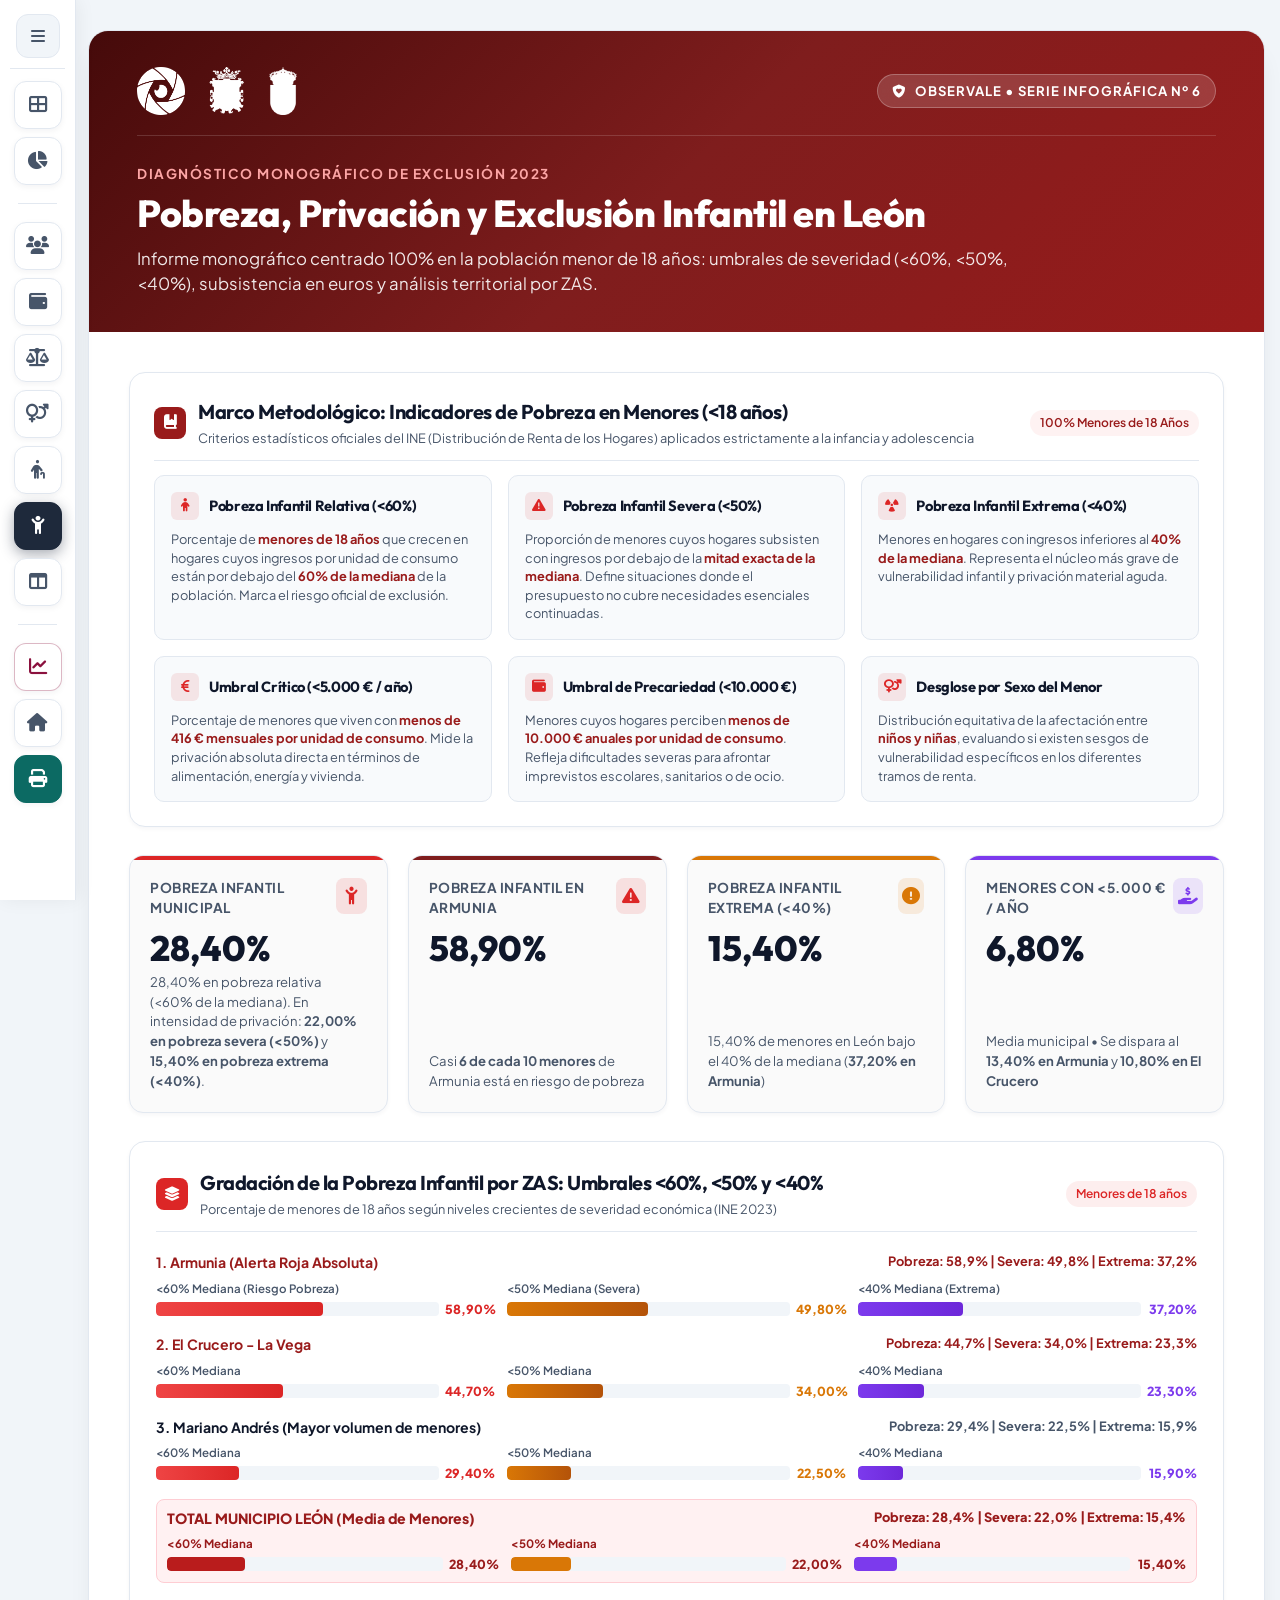
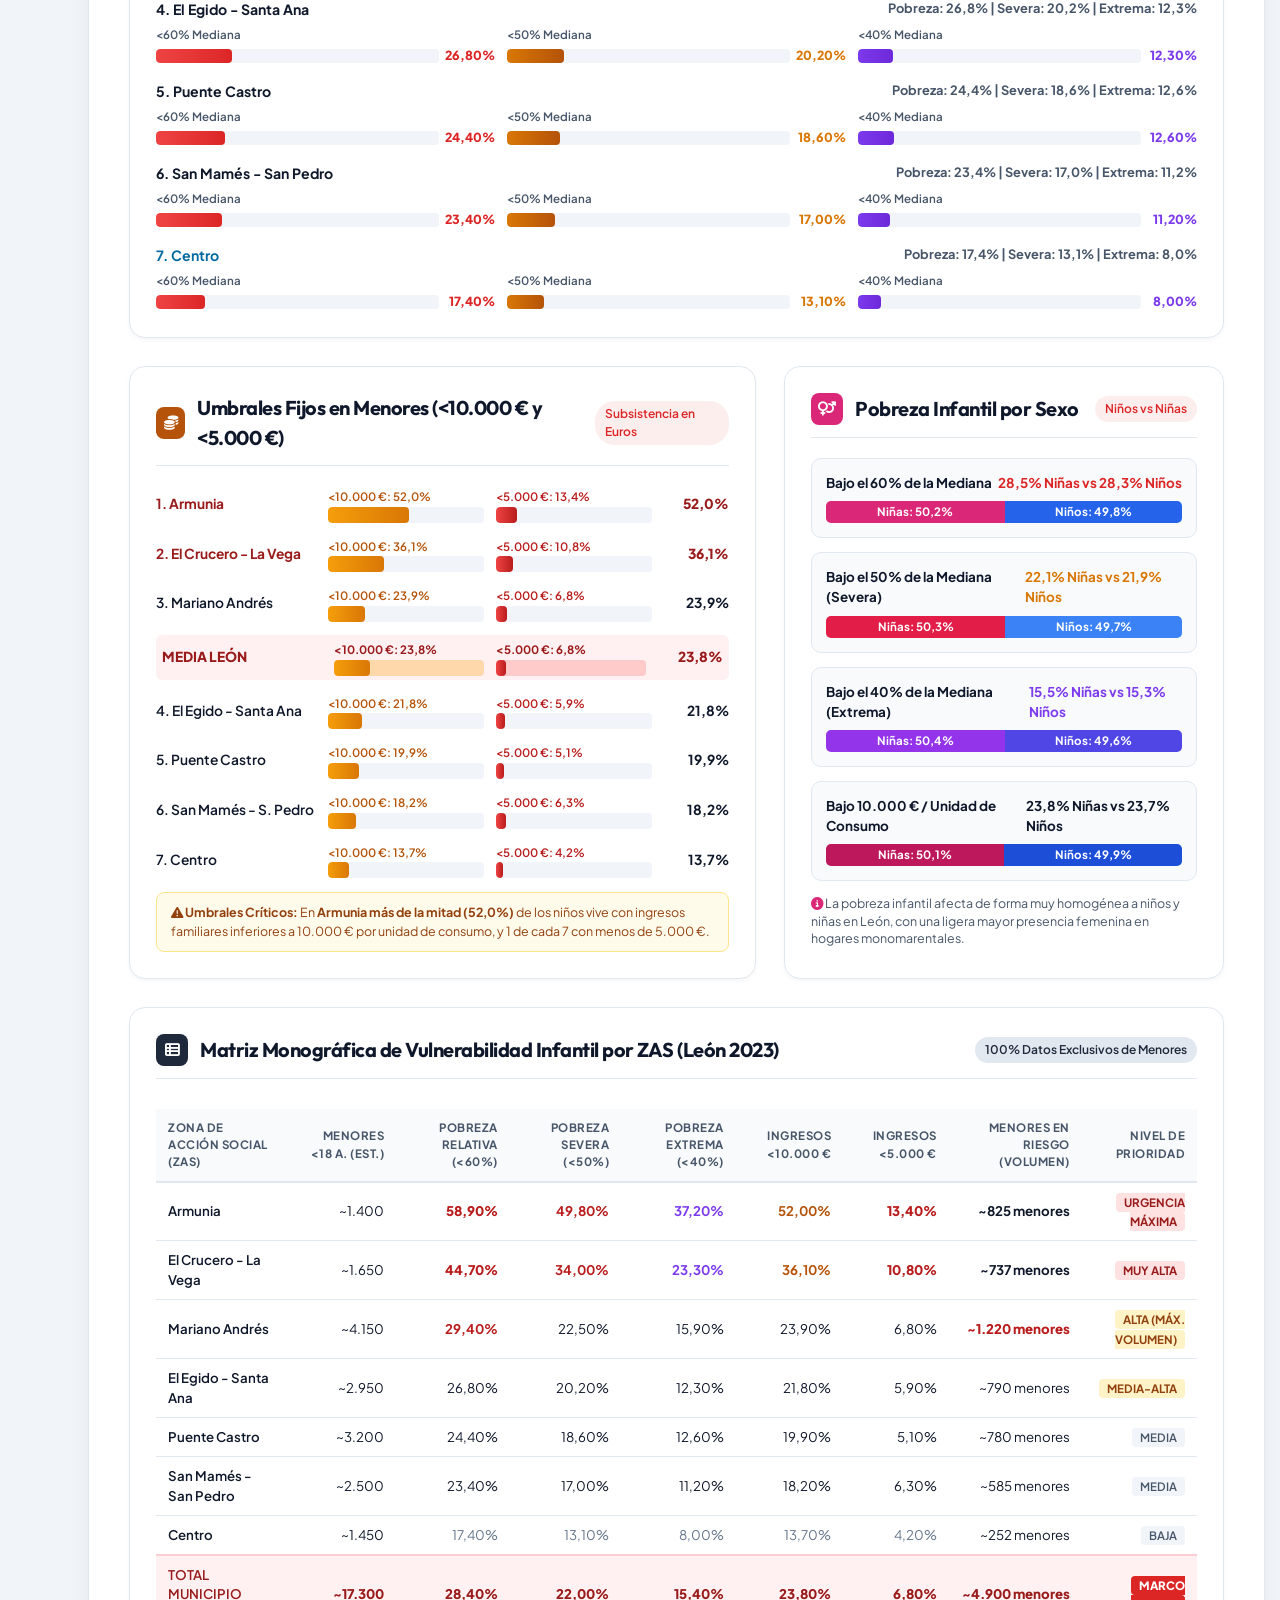
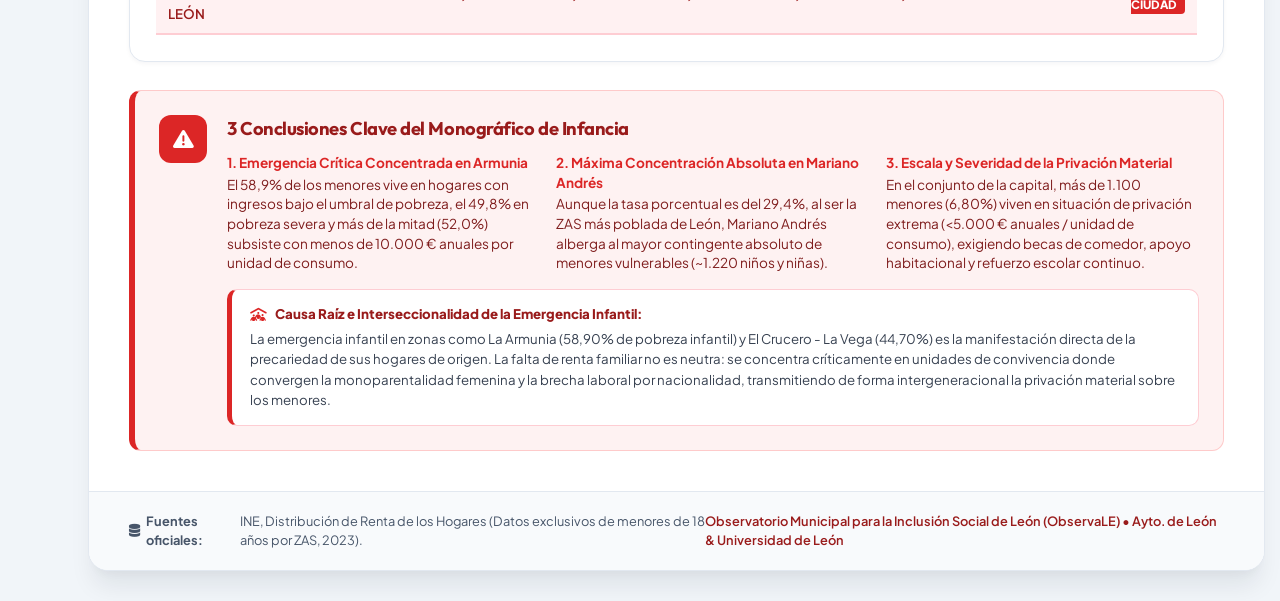
<file: infografia_pobreza_infantil_monografica.html>
<!DOCTYPE html>
<html lang="es">

<head>
  <meta charset="UTF-8">
  <meta name="viewport" content="width=device-width, initial-scale=1.0">
  <title>Monográfico: Pobreza, Privación y Exclusión Infantil en León 2023 | ObservaLE</title>
  <link rel="preconnect" href="https://fonts.googleapis.com">
  <link rel="preconnect" href="https://fonts.gstatic.com" crossorigin>
  <link
    href="https://fonts.googleapis.com/css2?family=Outfit:wght@300;400;500;600;700;800;900&family=Plus+Jakarta+Sans:wght@400;500;600;700&display=swap"
    rel="stylesheet">
  <link rel="stylesheet" href="https://cdnjs.cloudflare.com/ajax/libs/font-awesome/6.5.1/css/all.min.css">
  <link rel="stylesheet" href="assets/css/modern-theme.css">
  <style>
    :root {
      --primary: #dc2626;
      --primary-dark: #991b1b;
      --primary-light: #ef4444;
      --secondary: #0f172a;
      --amber: #d97706;
      --purple: #7c3aed;
      --text-main: #0f172a;
      --text-muted: #475569;
      --bg-page: #f1f5f9;
      --bg-card: #ffffff;
      --border-color: #e2e8f0;
      --shadow-sm: 0 2px 4px rgba(15, 23, 42, 0.04);
      --shadow-md: 0 8px 16px -2px rgba(15, 23, 42, 0.06), 0 4px 8px -2px rgba(15, 23, 42, 0.04);
      --shadow-lg: 0 20px 25px -5px rgba(15, 23, 42, 0.08), 0 8px 10px -6px rgba(15, 23, 42, 0.04);
    }

    * {
      box-sizing: border-box;
      margin: 0;
      padding: 0;
    }

    body {
      font-family: 'Plus Jakarta Sans', -apple-system, BlinkMacSystemFont, sans-serif;
      background-color: var(--bg-page);
      color: var(--text-main);
      line-height: 1.5;
      padding: 30px 15px;
    }

    .top-actions {
      max-width: 1200px;
      margin: 0 auto 20px;
      display: flex;
      justify-content: space-between;
      align-items: center;
      flex-wrap: wrap;
      gap: 12px;
    }

    .nav-tabs {
      display: flex;
      gap: 8px;
      flex-wrap: wrap;
    }

    .btn-action {
      background: white;
      border: 1px solid var(--border-color);
      color: var(--text-muted);
      font-weight: 600;
      font-size: 0.85rem;
      padding: 8px 16px;
      border-radius: 8px;
      cursor: pointer;
      display: inline-flex;
      align-items: center;
      gap: 8px;
      box-shadow: var(--shadow-sm);
      transition: all 0.2s ease;
      text-decoration: none;
    }

    .btn-action:hover {
      background: #f8fafc;
      color: var(--text-main);
      transform: translateY(-1px);
    }

    .btn-action.active {
      background: var(--primary);
      color: white;
      border-color: var(--primary);
    }

    .btn-print {
      background: var(--secondary);
      color: white;
      border: none;
    }

    .btn-print:hover {
      background: #334155;
      color: white;
    }

    .infographic-poster {
      max-width: 1200px;
      margin: 0 auto;
      background: var(--bg-card);
      border-radius: 20px;
      box-shadow: var(--shadow-lg);
      border: 1px solid var(--border-color);
      overflow: hidden;
    }

    .poster-header {
      background: linear-gradient(135deg, #450a0a 0%, #7f1d1d 50%, #991b1b 100%);
      color: white;
      padding: 36px 48px;
      position: relative;
    }

    .header-top {
      display: flex;
      justify-content: space-between;
      align-items: center;
      margin-bottom: 24px;
      border-bottom: 1px solid rgba(255, 255, 255, 0.15);
      padding-bottom: 20px;
    }

    .header-logos {
      display: flex;
      align-items: center;
      gap: 24px;
    }

    .header-logos img {
      height: 48px;
      object-fit: contain;
      filter: brightness(0) invert(1);
    }

    .observale-tag {
      background: rgba(255, 255, 255, 0.15);
      backdrop-filter: blur(8px);
      padding: 6px 14px;
      border-radius: 30px;
      font-size: 0.82rem;
      font-weight: 700;
      letter-spacing: 1px;
      text-transform: uppercase;
      border: 1px solid rgba(255, 255, 255, 0.25);
    }

    .poster-title-area {
      max-width: 880px;
    }

    .badge-serie {
      display: inline-block;
      color: #fca5a5;
      font-size: 0.85rem;
      font-weight: 700;
      text-transform: uppercase;
      letter-spacing: 1.5px;
      margin-bottom: 8px;
    }

    .poster-title {
      font-family: 'Outfit', sans-serif;
      font-size: 2.35rem;
      font-weight: 800;
      line-height: 1.15;
      letter-spacing: -0.5px;
      margin-bottom: 10px;
      color: #ffffff !important;
    }

    .poster-subtitle {
      font-size: 1.05rem;
      color: rgba(255, 255, 255, 0.9);
      font-weight: 400;
    }

    .poster-body {
      padding: 40px;
      display: grid;
      grid-template-columns: repeat(12, 1fr);
      gap: 28px;
    }

    /* Definición de Indicadores Conceptuales Infantiles */
    .glossary-card {
      grid-column: span 12;
      background: white;
      border: 1px solid var(--border-color);
      border-radius: 16px;
      padding: 24px;
      box-shadow: var(--shadow-sm);
    }

    .glossary-grid {
      display: grid;
      grid-template-columns: repeat(3, 1fr);
      gap: 16px;
      margin-top: 14px;
    }

    .glossary-item {
      background: #f8fafc;
      border: 1px solid #e2e8f0;
      border-radius: 10px;
      padding: 16px;
      display: flex;
      flex-direction: column;
      gap: 6px;
    }

    .glossary-header {
      display: flex;
      align-items: center;
      gap: 10px;
      margin-bottom: 4px;
    }

    .glossary-icon {
      width: 28px;
      height: 28px;
      border-radius: 6px;
      background: rgba(220, 38, 38, 0.1);
      color: var(--primary);
      display: flex;
      align-items: center;
      justify-content: center;
      font-size: 0.85rem;
      flex-shrink: 0;
    }

    .glossary-title {
      font-family: 'Outfit', sans-serif;
      font-size: 0.92rem;
      font-weight: 700;
      color: var(--text-main);
      line-height: 1.25;
    }

    .glossary-desc {
      font-size: 0.8rem;
      color: var(--text-muted);
      line-height: 1.45;
    }

    .glossary-desc strong {
      color: var(--primary-dark);
    }

    /* KPIs */
    .kpi-row {
      grid-column: span 12;
      display: grid;
      grid-template-columns: repeat(4, 1fr);
      gap: 20px;
    }

    .kpi-card {
      background: #fafafa;
      border: 1px solid var(--border-color);
      border-radius: 14px;
      padding: 22px 20px;
      display: flex;
      flex-direction: column;
      position: relative;
      overflow: hidden;
      box-shadow: var(--shadow-sm);
    }

    .kpi-card::before {
      content: "";
      position: absolute;
      top: 0;
      left: 0;
      width: 100%;
      height: 4px;
      background: var(--primary);
    }

    .kpi-card.red::before {
      background: #dc2626;
    }

    .kpi-card.darkred::before {
      background: #7f1d1d;
    }

    .kpi-card.amber::before {
      background: #d97706;
    }

    .kpi-card.purple::before {
      background: #7c3aed;
    }

    .kpi-header {
      display: flex;
      justify-content: space-between;
      align-items: flex-start;
      margin-bottom: 12px;
    }

    .kpi-title {
      font-size: 0.85rem;
      font-weight: 700;
      color: var(--text-muted);
      text-transform: uppercase;
      letter-spacing: 0.5px;
    }

    .kpi-icon {
      width: 36px;
      height: 36px;
      border-radius: 8px;
      background: rgba(220, 38, 38, 0.12);
      color: var(--primary);
      display: flex;
      align-items: center;
      justify-content: center;
      font-size: 1.1rem;
    }

    .kpi-card.amber .kpi-icon {
      background: rgba(217, 119, 6, 0.12);
      color: #d97706;
    }

    .kpi-card.purple .kpi-icon {
      background: rgba(124, 58, 237, 0.12);
      color: #7c3aed;
    }

    .kpi-value {
      font-family: 'Outfit', sans-serif;
      font-size: 2.2rem;
      font-weight: 800;
      color: var(--text-main);
      line-height: 1;
      margin-bottom: 6px;
    }

    .kpi-desc {
      font-size: 0.82rem;
      color: var(--text-muted);
      margin-top: auto;
    }

    /* Section Cards */
    .card-section {
      background: white;
      border: 1px solid var(--border-color);
      border-radius: 16px;
      padding: 26px;
      box-shadow: var(--shadow-sm);
    }

    .col-7 {
      grid-column: span 7;
    }

    .col-5 {
      grid-column: span 5;
    }

    .col-6 {
      grid-column: span 6;
    }

    .col-12 {
      grid-column: span 12;
    }

    .section-title-wrap {
      display: flex;
      align-items: center;
      justify-content: space-between;
      margin-bottom: 20px;
      padding-bottom: 12px;
      border-bottom: 1px solid var(--border-color);
    }

    .section-heading {
      display: flex;
      align-items: center;
      gap: 12px;
    }

    .section-icon {
      width: 32px;
      height: 32px;
      border-radius: 8px;
      background: var(--primary);
      color: white;
      display: flex;
      align-items: center;
      justify-content: center;
      font-size: 0.9rem;
    }

    .section-title {
      font-family: 'Outfit', sans-serif;
      font-size: 1.25rem;
      font-weight: 700;
      color: var(--text-main);
    }

    .section-tag {
      font-size: 0.75rem;
      font-weight: 600;
      color: var(--primary);
      background: rgba(220, 38, 38, 0.08);
      padding: 4px 10px;
      border-radius: 20px;
    }

    /* Tramos de Pobreza Infantil Tri-Bar */
    .tribar-list {
      display: flex;
      flex-direction: column;
      gap: 16px;
    }

    .tribar-item {
      display: flex;
      flex-direction: column;
      gap: 6px;
    }

    .tribar-header {
      display: flex;
      justify-content: space-between;
      font-size: 0.88rem;
      font-weight: 700;
    }

    .tribar-tracks {
      display: grid;
      grid-template-columns: repeat(3, 1fr);
      gap: 12px;
    }

    .t-track-col {
      display: flex;
      flex-direction: column;
      gap: 3px;
    }

    .t-tag {
      font-size: 0.72rem;
      font-weight: 600;
      color: var(--text-muted);
    }

    .t-bar-row {
      display: grid;
      grid-template-columns: 1fr 50px;
      align-items: center;
      gap: 6px;
    }

    .t-bar-track {
      background: #f1f5f9;
      height: 14px;
      border-radius: 4px;
      overflow: hidden;
    }

    .t-bar-fill {
      height: 100%;
      border-radius: 4px;
    }

    .fill-rel {
      background: linear-gradient(90deg, #ef4444, #dc2626);
    }

    .fill-sev {
      background: linear-gradient(90deg, #d97706, #b45309);
    }

    .fill-ext {
      background: linear-gradient(90deg, #7c3aed, #6d28d9);
    }

    .t-num {
      font-size: 0.78rem;
      font-weight: 800;
      text-align: right;
    }

    /* Fixed income list */
    .fixed-poverty-list {
      display: flex;
      flex-direction: column;
      gap: 13px;
    }

    .fp-item {
      display: grid;
      grid-template-columns: 160px 1fr 1fr 65px;
      align-items: center;
      gap: 12px;
      font-size: 0.86rem;
    }

    .fp-label {
      font-weight: 600;
      color: var(--text-main);
    }

    .fp-track {
      background: #f1f5f9;
      height: 16px;
      border-radius: 4px;
      overflow: hidden;
    }

    .fp-fill-10k {
      height: 100%;
      background: linear-gradient(90deg, #f59e0b, #d97706);
      border-radius: 4px;
    }

    .fp-fill-5k {
      height: 100%;
      background: linear-gradient(90deg, #ef4444, #b91c1c);
      border-radius: 4px;
    }

    /* Monographic Table */
    .mono-table {
      width: 100%;
      border-collapse: collapse;
      font-size: 0.83rem;
      margin-top: 10px;
    }

    .mono-table th {
      background: #f8fafc;
      color: var(--text-muted);
      font-weight: 700;
      text-transform: uppercase;
      font-size: 0.72rem;
      padding: 10px 12px;
      text-align: right;
      border-bottom: 2px solid var(--border-color);
      letter-spacing: 0.5px;
    }

    .mono-table th:first-child {
      text-align: left;
    }

    .mono-table td {
      padding: 9px 12px;
      border-bottom: 1px solid var(--border-color);
      text-align: right;
    }

    .mono-table td:first-child {
      text-align: left;
      font-weight: 600;
      color: var(--text-main);
    }

    .mono-table tr.highlight-total {
      background: #fff1f2;
      font-weight: 800;
      border-top: 2px solid #fecdd3;
      border-bottom: 2px solid #fecdd3;
    }

    .mono-table tr.highlight-total td {
      color: var(--primary-dark);
    }

    /* Gender breakdown */
    .child-gender-grid {
      display: flex;
      flex-direction: column;
      gap: 14px;
    }

    .cg-card {
      background: #f8fafc;
      border: 1px solid var(--border-color);
      border-radius: 10px;
      padding: 14px;
    }

    .cg-title {
      font-size: 0.84rem;
      font-weight: 700;
      color: var(--text-main);
      margin-bottom: 8px;
      display: flex;
      justify-content: space-between;
    }

    .cg-bar-wrap {
      display: flex;
      height: 22px;
      border-radius: 5px;
      overflow: hidden;
      font-size: 0.72rem;
      font-weight: 700;
      color: white;
      text-align: center;
      line-height: 22px;
    }

    .cg-female {
      background: #db2777;
    }

    .cg-male {
      background: #2563eb;
    }

    /* Takeaways */
    .takeaways-card {
      grid-column: span 12;
      background: #fef2f2;
      border: 1px solid #fecaca;
      border-left: 6px solid var(--primary);
      border-radius: 12px;
      padding: 24px;
      display: grid;
      grid-template-columns: auto 1fr;
      gap: 20px;
      align-items: flex-start;
    }

    .takeaways-icon {
      width: 48px;
      height: 48px;
      background: var(--primary);
      color: white;
      border-radius: 12px;
      display: flex;
      align-items: center;
      justify-content: center;
      font-size: 1.3rem;
    }

    .takeaways-content h3 {
      font-family: 'Outfit', sans-serif;
      font-size: 1.15rem;
      font-weight: 700;
      color: var(--primary-dark);
      margin-bottom: 8px;
    }

    .takeaways-list {
      display: grid;
      grid-template-columns: repeat(3, 1fr);
      gap: 16px;
      margin-top: 10px;
    }

    .takeaway-item {
      font-size: 0.85rem;
      line-height: 1.45;
      color: #7f1d1d;
    }

    .takeaway-item strong {
      display: block;
      color: var(--primary);
      margin-bottom: 2px;
    }

    .poster-footer {
      background: #f8fafc;
      border-top: 1px solid var(--border-color);
      padding: 20px 40px;
      display: flex;
      justify-content: space-between;
      align-items: center;
      font-size: 0.8rem;
      color: var(--text-muted);
    }

    .footer-source {
      display: flex;
      align-items: center;
      gap: 6px;
    }

    .footer-stamp {
      font-weight: 600;
      color: var(--primary-dark);
    }

    @media print {
      body {
        background: white;
        padding: 0;
      }

      .top-actions {
        display: none;
      }

      .infographic-poster {
        box-shadow: none;
        border: none;
      }
    }

    @media (max-width: 992px) {

      .col-7,
      .col-5,
      .col-6 {
        grid-column: span 12;
      }

      .kpi-row {
        grid-template-columns: repeat(2, 1fr);
      }

      .takeaways-list {
        grid-template-columns: 1fr;
      }

      .glossary-grid {
        grid-template-columns: 1fr;
      }

      .tribar-tracks {
        grid-template-columns: 1fr;
      }

      .fp-item {
        grid-template-columns: 1fr;
      }
    }
  </style>
</head>

<body class="has-sidebar-dock">

  <!-- ==========================================================================
       BARRA LATERAL COLAPSABLE (SIDEBAR DOCK) - BOTONES CUADRADOS CON ICONO
       ========================================================================== -->
  <aside class="stats-sidebar-dock" id="statsSidebarDock" aria-label="Navegación del Espacio Estadístico">
    <!-- Cabecera del Sidebar con Toggle -->
    <div class="sidebar-dock-header">
      <a href="estadisticas.html" class="sidebar-brand-mini" title="Hub de Análisis Estadístico">
        <img src="assets/images/LOGO4.svg" alt="ObservaLE" onerror="this.src='assets/images/logo.png'">
        <span>ObservaLE</span>
      </a>
      <button type="button" class="sidebar-toggle-btn" id="sidebarToggleBtn" title="Expandir / Colapsar menú" aria-label="Alternar menú lateral">
        <i class="fa-solid fa-bars" id="sidebarToggleIcon"></i>
      </button>
    </div>

    <!-- Grupo de Navegación Principal -->
    <div class="sidebar-buttons-group">
      <!-- Hub / Índice -->
      <a href="estadisticas.html" class="sidebar-square-btn" data-title="Hub / Índice de Secciones" title="Hub / Índice">
        <i class="fa-solid fa-th-large"></i>
        <span class="sidebar-btn-label">Hub / Índice</span>
      </a>

      <!-- Resumen General -->
      <a href="resumen_estadistico.html" class="sidebar-square-btn" data-title="Resumen del Análisis Estadístico" title="Resumen General">
        <i class="fa-solid fa-chart-pie"></i>
        <span class="sidebar-btn-label">Resumen General</span>
      </a>

      <div class="sidebar-divider"></div>

      <!-- 1. Demografía -->
      <a href="infografia_1_demografia.html" class="sidebar-square-btn" data-title="1. Demografía" title="1. Demografía">
        <i class="fa-solid fa-users"></i>
        <span class="sidebar-btn-label">1. Demografía</span>
      </a>

      <!-- 2. Renta y Empleo -->
      <a href="infografia_2_renta_empleo.html" class="sidebar-square-btn" data-title="2. Renta y Empleo" title="2. Renta y Empleo">
        <i class="fa-solid fa-wallet"></i>
        <span class="sidebar-btn-label">2. Renta y Empleo</span>
      </a>

      <!-- 3. Pobreza (Comparativa) -->
      <a href="infografia_3_pobreza_infancia.html" class="sidebar-square-btn" data-title="3. Pobreza (Comparativa)" title="3. Pobreza">
        <i class="fa-solid fa-scale-balanced"></i>
        <span class="sidebar-btn-label">3. Pobreza</span>
      </a>

      <!-- 4. Género y Origen -->
      <a href="infografia_4_vulnerabilidad_origen_genero.html" class="sidebar-square-btn" data-title="4. Género y Origen" title="4. Género y Origen">
        <i class="fa-solid fa-venus-mars"></i>
        <span class="sidebar-btn-label">4. Género y Origen</span>
      </a>

      <!-- 5. Monográfico Mayores -->
      <a href="infografia_5_mayores_soledad.html" class="sidebar-square-btn" data-title="5. Monográfico Mayores" title="5. Mayores">
        <i class="fa-solid fa-person-cane"></i>
        <span class="sidebar-btn-label">5. Mayores</span>
      </a>

      <!-- 6. Monográfico Infancia (ACTIVO) -->
      <a href="infografia_pobreza_infantil_monografica.html" class="sidebar-square-btn active" data-title="6. Monográfico Infancia" title="6. Infancia">
        <i class="fa-solid fa-child-reaching"></i>
        <span class="sidebar-btn-label">6. Infancia</span>
      </a>

      <!-- 7. Panel ZAS -->
      <a href="infografia_7_panel_zas.html" class="sidebar-square-btn" data-title="7. Panel Territorial ZAS" title="7. Panel ZAS">
        <i class="fa-solid fa-table-columns"></i>
        <span class="sidebar-btn-label">7. Panel ZAS</span>
      </a>

      <div class="sidebar-divider"></div>

      <!-- ObservaLE en Cifras -->
      <a href="https://observatorio.portalestadistico.com/?pn=observale&pc=KZS56" target="_blank" rel="noopener noreferrer" class="sidebar-square-btn sidebar-btn-cifras" data-title="ObservaLE en Cifras (Portal Estadístico)" title="ObservaLE en Cifras">
        <i class="fa-solid fa-chart-line"></i>
        <span class="sidebar-btn-label">ObservaLE en Cifras</span>
      </a>

      <!-- Volver a observale.es -->
      <a href="index.html" class="sidebar-square-btn" data-title="Volver a la portada de observale.es" title="observale.es">
        <i class="fa-solid fa-house"></i>
        <span class="sidebar-btn-label">observale.es</span>
      </a>

      <!-- Botón Imprimir / PDF -->
      <button type="button" onclick="window.print()" class="sidebar-square-btn sidebar-btn-print" data-title="Imprimir / Guardar en PDF" title="Imprimir / PDF">
        <i class="fa-solid fa-print"></i>
        <span class="sidebar-btn-label">Imprimir / PDF</span>
      </button>

    </div>
  </aside>

  <main class="infographic-poster" id="infografia-6">

    <header class="poster-header">
      <div class="header-top">
        <div class="header-logos">
          <img src="assets/images/logo.png" alt="ObservaLE Logo" onerror="this.style.display='none'">
          <img src="assets/images/aytologo.png" alt="Ayuntamiento de León" onerror="this.style.display='none'">
          <img src="assets/images/unilogo.png" alt="Universidad de León" onerror="this.style.display='none'">
        </div>
        <div class="observale-tag">
          <i class="fa-solid fa-shield-heart" style="margin-right: 6px;"></i> ObservaLE • Serie Infográfica nº 6
        </div>
      </div>
      <div class="poster-title-area">
        <span class="badge-serie">Diagnóstico Monográfico de Exclusión 2023</span>
        <h1 class="poster-title">Pobreza, Privación y Exclusión Infantil en León</h1>
        <p class="poster-subtitle">
          Informe monográfico centrado 100% en la población menor de 18 años: umbrales de severidad (<60%, <50%, <40%),
            subsistencia en euros y análisis territorial por ZAS. </p>
      </div>
    </header>

    <div class="poster-body">

      <!-- Marco Metodológico 100% Infantil -->
      <section class="glossary-card">
        <div class="section-title-wrap" style="margin-bottom: 6px;">
          <div class="section-heading">
            <div class="section-icon" style="background: #991b1b;"><i class="fa-solid fa-book-bookmark"></i></div>
            <div>
              <h2 class="section-title">Marco Metodológico: Indicadores de Pobreza en Menores (&lt;18 años)</h2>
              <p style="font-size: 0.8rem; color: var(--text-muted); margin-top: 2px;">
                Criterios estadísticos oficiales del INE (Distribución de Renta de los Hogares) aplicados estrictamente
                a la infancia y adolescencia
              </p>
            </div>
          </div>
          <span class="section-tag" style="background: #fef2f2; color: #991b1b;">100% Menores de 18 Años</span>
        </div>

        <div class="glossary-grid">

          <div class="glossary-item">
            <div class="glossary-header">
              <div class="glossary-icon"><i class="fa-solid fa-child"></i></div>
              <h3 class="glossary-title">Pobreza Infantil Relativa (&lt;60%)</h3>
            </div>
            <p class="glossary-desc">
              Porcentaje de <strong>menores de 18 años</strong> que crecen en hogares cuyos ingresos por unidad de
              consumo están por debajo del <strong>60% de la mediana</strong> de la población. Marca el riesgo oficial
              de exclusión.
            </p>
          </div>

          <div class="glossary-item">
            <div class="glossary-header">
              <div class="glossary-icon"><i class="fa-solid fa-triangle-exclamation"></i></div>
              <h3 class="glossary-title">Pobreza Infantil Severa (&lt;50%)</h3>
            </div>
            <p class="glossary-desc">
              Proporción de menores cuyos hogares subsisten con ingresos por debajo de la <strong>mitad exacta de la
                mediana</strong>. Define situaciones donde el presupuesto no cubre necesidades esenciales continuadas.
            </p>
          </div>

          <div class="glossary-item">
            <div class="glossary-header">
              <div class="glossary-icon"><i class="fa-solid fa-radiation"></i></div>
              <h3 class="glossary-title">Pobreza Infantil Extrema (&lt;40%)</h3>
            </div>
            <p class="glossary-desc">
              Menores en hogares con ingresos inferiores al <strong>40% de la mediana</strong>. Representa el núcleo más
              grave de vulnerabilidad infantil y privación material aguda.
            </p>
          </div>

          <div class="glossary-item">
            <div class="glossary-header">
              <div class="glossary-icon"><i class="fa-solid fa-euro-sign"></i></div>
              <h3 class="glossary-title">Umbral Crítico (&lt;5.000 € / año)</h3>
            </div>
            <p class="glossary-desc">
              Porcentaje de menores que viven con <strong>menos de 416 € mensuales por unidad de consumo</strong>. Mide
              la privación absoluta directa en términos de alimentación, energía y vivienda.
            </p>
          </div>

          <div class="glossary-item">
            <div class="glossary-header">
              <div class="glossary-icon"><i class="fa-solid fa-wallet"></i></div>
              <h3 class="glossary-title">Umbral de Precariedad (&lt;10.000 €)</h3>
            </div>
            <p class="glossary-desc">
              Menores cuyos hogares perciben <strong>menos de 10.000 € anuales por unidad de consumo</strong>. Refleja
              dificultades severas para afrontar imprevistos escolares, sanitarios o de ocio.
            </p>
          </div>

          <div class="glossary-item">
            <div class="glossary-header">
              <div class="glossary-icon"><i class="fa-solid fa-venus-mars"></i></div>
              <h3 class="glossary-title">Desglose por Sexo del Menor</h3>
            </div>
            <p class="glossary-desc">
              Distribución equitativa de la afectación entre <strong>niños y niñas</strong>, evaluando si existen sesgos
              de vulnerabilidad específicos en los diferentes tramos de renta.
            </p>
          </div>

        </div>
      </section>

      <!-- KPIs 100% Exclusivos de Menores -->
      <section class="kpi-row">

        <div class="kpi-card red">
          <div class="kpi-header">
            <span class="kpi-title">Pobreza Infantil Municipal</span>
            <div class="kpi-icon"><i class="fa-solid fa-child-reaching"></i></div>
          </div>
          <div class="kpi-value">28,40%</div>
          <div class="kpi-desc">
            28,40% en pobreza relativa (&lt;60% de la mediana). En intensidad de privación: <strong>22,00% en pobreza severa (&lt;50%)</strong> y <strong>15,40% en pobreza extrema (&lt;40%)</strong>.
          </div>
        </div>

        <div class="kpi-card darkred">
          <div class="kpi-header">
            <span class="kpi-title">Pobreza Infantil en Armunia</span>
            <div class="kpi-icon"><i class="fa-solid fa-triangle-exclamation"></i></div>
          </div>
          <div class="kpi-value">58,90%</div>
          <div class="kpi-desc">
            Casi <strong>6 de cada 10 menores</strong> de Armunia está en riesgo de pobreza
          </div>
        </div>

        <div class="kpi-card amber">
          <div class="kpi-header">
            <span class="kpi-title">Pobreza Infantil Extrema (&lt;40%)</span>
            <div class="kpi-icon"><i class="fa-solid fa-circle-exclamation"></i></div>
          </div>
          <div class="kpi-value">15,40%</div>
          <div class="kpi-desc">
            15,40% de menores en León bajo el 40% de la mediana (<strong>37,20% en Armunia</strong>)
          </div>
        </div>

        <div class="kpi-card purple">
          <div class="kpi-header">
            <span class="kpi-title">Menores con &lt;5.000 € / año</span>
            <div class="kpi-icon"><i class="fa-solid fa-hand-holding-dollar"></i></div>
          </div>
          <div class="kpi-value">6,80%</div>
          <div class="kpi-desc">
            Media municipal • Se dispara al <strong>13,40% en Armunia</strong> y <strong>10,80% en El Crucero</strong>
          </div>
        </div>

      </section>

      <!-- Sección 1 (col-12): Gradación de Pobreza Infantil por ZAS (<60%, <50%, <40%) -->
      <section class="card-section col-12">
        <div class="section-title-wrap">
          <div class="section-heading">
            <div class="section-icon" style="background: #dc2626;"><i class="fa-solid fa-layer-group"></i></div>
            <div>
              <h2 class="section-title">Gradación de la Pobreza Infantil por ZAS: Umbrales &lt;60%, &lt;50% y &lt;40%
              </h2>
              <p style="font-size: 0.8rem; color: var(--text-muted); margin-top: 2px;">
                Porcentaje de menores de 18 años según niveles crecientes de severidad económica (INE 2023)
              </p>
            </div>
          </div>
          <span class="section-tag">Menores de 18 años</span>
        </div>

        <div class="tribar-list">

          <div class="tribar-item">
            <div class="tribar-header">
              <span style="color: #991b1b;">1. Armunia (Alerta Roja Absoluta)</span>
              <span style="font-size: 0.8rem; color: #991b1b;">Pobreza: 58,9% | Severa: 49,8% | Extrema: 37,2%</span>
            </div>
            <div class="tribar-tracks">
              <div class="t-track-col">
                <span class="t-tag">&lt;60% Mediana (Riesgo Pobreza)</span>
                <div class="t-bar-row">
                  <div class="t-bar-track">
                    <div class="t-bar-fill fill-rel" style="width: 58.9%;"></div>
                  </div>
                  <span class="t-num" style="color: #dc2626;">58,90%</span>
                </div>
              </div>
              <div class="t-track-col">
                <span class="t-tag">&lt;50% Mediana (Severa)</span>
                <div class="t-bar-row">
                  <div class="t-bar-track">
                    <div class="t-bar-fill fill-sev" style="width: 49.8%;"></div>
                  </div>
                  <span class="t-num" style="color: #d97706;">49,80%</span>
                </div>
              </div>
              <div class="t-track-col">
                <span class="t-tag">&lt;40% Mediana (Extrema)</span>
                <div class="t-bar-row">
                  <div class="t-bar-track">
                    <div class="t-bar-fill fill-ext" style="width: 37.2%;"></div>
                  </div>
                  <span class="t-num" style="color: #7c3aed;">37,20%</span>
                </div>
              </div>
            </div>
          </div>

          <div class="tribar-item">
            <div class="tribar-header">
              <span style="color: #991b1b;">2. El Crucero - La Vega</span>
              <span style="font-size: 0.8rem; color: #991b1b;">Pobreza: 44,7% | Severa: 34,0% | Extrema: 23,3%</span>
            </div>
            <div class="tribar-tracks">
              <div class="t-track-col">
                <span class="t-tag">&lt;60% Mediana</span>
                <div class="t-bar-row">
                  <div class="t-bar-track">
                    <div class="t-bar-fill fill-rel" style="width: 44.7%;"></div>
                  </div>
                  <span class="t-num" style="color: #dc2626;">44,70%</span>
                </div>
              </div>
              <div class="t-track-col">
                <span class="t-tag">&lt;50% Mediana</span>
                <div class="t-bar-row">
                  <div class="t-bar-track">
                    <div class="t-bar-fill fill-sev" style="width: 34.0%;"></div>
                  </div>
                  <span class="t-num" style="color: #d97706;">34,00%</span>
                </div>
              </div>
              <div class="t-track-col">
                <span class="t-tag">&lt;40% Mediana</span>
                <div class="t-bar-row">
                  <div class="t-bar-track">
                    <div class="t-bar-fill fill-ext" style="width: 23.3%;"></div>
                  </div>
                  <span class="t-num" style="color: #7c3aed;">23,30%</span>
                </div>
              </div>
            </div>
          </div>

          <div class="tribar-item">
            <div class="tribar-header">
              <span>3. Mariano Andrés (Mayor volumen de menores)</span>
              <span style="font-size: 0.8rem; color: var(--text-muted);">Pobreza: 29,4% | Severa: 22,5% | Extrema:
                15,9%</span>
            </div>
            <div class="tribar-tracks">
              <div class="t-track-col">
                <span class="t-tag">&lt;60% Mediana</span>
                <div class="t-bar-row">
                  <div class="t-bar-track">
                    <div class="t-bar-fill fill-rel" style="width: 29.4%;"></div>
                  </div>
                  <span class="t-num" style="color: #dc2626;">29,40%</span>
                </div>
              </div>
              <div class="t-track-col">
                <span class="t-tag">&lt;50% Mediana</span>
                <div class="t-bar-row">
                  <div class="t-bar-track">
                    <div class="t-bar-fill fill-sev" style="width: 22.5%;"></div>
                  </div>
                  <span class="t-num" style="color: #d97706;">22,50%</span>
                </div>
              </div>
              <div class="t-track-col">
                <span class="t-tag">&lt;40% Mediana</span>
                <div class="t-bar-row">
                  <div class="t-bar-track">
                    <div class="t-bar-fill fill-ext" style="width: 15.9%;"></div>
                  </div>
                  <span class="t-num" style="color: #7c3aed;">15,90%</span>
                </div>
              </div>
            </div>
          </div>

          <!-- Total Municipio León -->
          <div class="tribar-item"
            style="background: #fff1f2; padding: 8px 10px; border-radius: 8px; border: 1px solid #fecdd3;">
            <div class="tribar-header">
              <span style="font-weight: 800; color: #991b1b;">TOTAL MUNICIPIO LEÓN (Media de Menores)</span>
              <span style="font-weight: 800; color: #991b1b; font-size: 0.8rem;">Pobreza: 28,4% | Severa: 22,0% |
                Extrema: 15,4%</span>
            </div>
            <div class="tribar-tracks">
              <div class="t-track-col">
                <span class="t-tag" style="color: #991b1b; font-weight: 700;">&lt;60% Mediana</span>
                <div class="t-bar-row">
                  <div class="t-bar-track">
                    <div class="t-bar-fill" style="width: 28.4%; background: #b91c1c;"></div>
                  </div>
                  <span class="t-num" style="color: #991b1b;">28,40%</span>
                </div>
              </div>
              <div class="t-track-col">
                <span class="t-tag" style="color: #991b1b; font-weight: 700;">&lt;50% Mediana</span>
                <div class="t-bar-row">
                  <div class="t-bar-track">
                    <div class="t-bar-fill" style="width: 22.0%; background: #d97706;"></div>
                  </div>
                  <span class="t-num" style="color: #991b1b;">22,00%</span>
                </div>
              </div>
              <div class="t-track-col">
                <span class="t-tag" style="color: #991b1b; font-weight: 700;">&lt;40% Mediana</span>
                <div class="t-bar-row">
                  <div class="t-bar-track">
                    <div class="t-bar-fill" style="width: 15.4%; background: #7c3aed;"></div>
                  </div>
                  <span class="t-num" style="color: #991b1b;">15,40%</span>
                </div>
              </div>
            </div>
          </div>

          <div class="tribar-item">
            <div class="tribar-header">
              <span>4. El Egido - Santa Ana</span>
              <span style="font-size: 0.8rem; color: var(--text-muted);">Pobreza: 26,8% | Severa: 20,2% | Extrema:
                12,3%</span>
            </div>
            <div class="tribar-tracks">
              <div class="t-track-col">
                <span class="t-tag">&lt;60% Mediana</span>
                <div class="t-bar-row">
                  <div class="t-bar-track">
                    <div class="t-bar-fill fill-rel" style="width: 26.8%;"></div>
                  </div>
                  <span class="t-num" style="color: #dc2626;">26,80%</span>
                </div>
              </div>
              <div class="t-track-col">
                <span class="t-tag">&lt;50% Mediana</span>
                <div class="t-bar-row">
                  <div class="t-bar-track">
                    <div class="t-bar-fill fill-sev" style="width: 20.2%;"></div>
                  </div>
                  <span class="t-num" style="color: #d97706;">20,20%</span>
                </div>
              </div>
              <div class="t-track-col">
                <span class="t-tag">&lt;40% Mediana</span>
                <div class="t-bar-row">
                  <div class="t-bar-track">
                    <div class="t-bar-fill fill-ext" style="width: 12.3%;"></div>
                  </div>
                  <span class="t-num" style="color: #7c3aed;">12,30%</span>
                </div>
              </div>
            </div>
          </div>

          <div class="tribar-item">
            <div class="tribar-header">
              <span>5. Puente Castro</span>
              <span style="font-size: 0.8rem; color: var(--text-muted);">Pobreza: 24,4% | Severa: 18,6% | Extrema:
                12,6%</span>
            </div>
            <div class="tribar-tracks">
              <div class="t-track-col">
                <span class="t-tag">&lt;60% Mediana</span>
                <div class="t-bar-row">
                  <div class="t-bar-track">
                    <div class="t-bar-fill fill-rel" style="width: 24.4%;"></div>
                  </div>
                  <span class="t-num" style="color: #dc2626;">24,40%</span>
                </div>
              </div>
              <div class="t-track-col">
                <span class="t-tag">&lt;50% Mediana</span>
                <div class="t-bar-row">
                  <div class="t-bar-track">
                    <div class="t-bar-fill fill-sev" style="width: 18.6%;"></div>
                  </div>
                  <span class="t-num" style="color: #d97706;">18,60%</span>
                </div>
              </div>
              <div class="t-track-col">
                <span class="t-tag">&lt;40% Mediana</span>
                <div class="t-bar-row">
                  <div class="t-bar-track">
                    <div class="t-bar-fill fill-ext" style="width: 12.6%;"></div>
                  </div>
                  <span class="t-num" style="color: #7c3aed;">12,60%</span>
                </div>
              </div>
            </div>
          </div>

          <div class="tribar-item">
            <div class="tribar-header">
              <span>6. San Mamés - San Pedro</span>
              <span style="font-size: 0.8rem; color: var(--text-muted);">Pobreza: 23,4% | Severa: 17,0% | Extrema:
                11,2%</span>
            </div>
            <div class="tribar-tracks">
              <div class="t-track-col">
                <span class="t-tag">&lt;60% Mediana</span>
                <div class="t-bar-row">
                  <div class="t-bar-track">
                    <div class="t-bar-fill fill-rel" style="width: 23.4%;"></div>
                  </div>
                  <span class="t-num" style="color: #dc2626;">23,40%</span>
                </div>
              </div>
              <div class="t-track-col">
                <span class="t-tag">&lt;50% Mediana</span>
                <div class="t-bar-row">
                  <div class="t-bar-track">
                    <div class="t-bar-fill fill-sev" style="width: 17.0%;"></div>
                  </div>
                  <span class="t-num" style="color: #d97706;">17,00%</span>
                </div>
              </div>
              <div class="t-track-col">
                <span class="t-tag">&lt;40% Mediana</span>
                <div class="t-bar-row">
                  <div class="t-bar-track">
                    <div class="t-bar-fill fill-ext" style="width: 11.2%;"></div>
                  </div>
                  <span class="t-num" style="color: #7c3aed;">11,20%</span>
                </div>
              </div>
            </div>
          </div>

          <div class="tribar-item">
            <div class="tribar-header">
              <span style="color: #0369a1;">7. Centro</span>
              <span style="font-size: 0.8rem; color: var(--text-muted);">Pobreza: 17,4% | Severa: 13,1% | Extrema:
                8,0%</span>
            </div>
            <div class="tribar-tracks">
              <div class="t-track-col">
                <span class="t-tag">&lt;60% Mediana</span>
                <div class="t-bar-row">
                  <div class="t-bar-track">
                    <div class="t-bar-fill fill-rel" style="width: 17.4%;"></div>
                  </div>
                  <span class="t-num" style="color: #dc2626;">17,40%</span>
                </div>
              </div>
              <div class="t-track-col">
                <span class="t-tag">&lt;50% Mediana</span>
                <div class="t-bar-row">
                  <div class="t-bar-track">
                    <div class="t-bar-fill fill-sev" style="width: 13.1%;"></div>
                  </div>
                  <span class="t-num" style="color: #d97706;">13,10%</span>
                </div>
              </div>
              <div class="t-track-col">
                <span class="t-tag">&lt;40% Mediana</span>
                <div class="t-bar-row">
                  <div class="t-bar-track">
                    <div class="t-bar-fill fill-ext" style="width: 8.0%;"></div>
                  </div>
                  <span class="t-num" style="color: #7c3aed;">8,00%</span>
                </div>
              </div>
            </div>
          </div>

        </div>
      </section>

      <!-- Sección 2 (col-7): Umbrales Fijos de Subsistencia en Menores (<5.000 € y <10.000 €) -->
      <section class="card-section col-7">
        <div class="section-title-wrap">
          <div class="section-heading">
            <div class="section-icon" style="background: #b45309;"><i class="fa-solid fa-coins"></i></div>
            <h2 class="section-title">Umbrales Fijos en Menores (&lt;10.000 € y &lt;5.000 €)</h2>
          </div>
          <span class="section-tag">Subsistencia en Euros</span>
        </div>

        <div class="fixed-poverty-list">

          <div class="fp-item">
            <span class="fp-label" style="color: #991b1b; font-weight: 700;">1. Armunia</span>
            <div>
              <span style="font-size: 0.72rem; color: #b45309; font-weight: 600;">&lt;10.000 €: 52,0%</span>
              <div class="fp-track">
                <div class="fp-fill-10k" style="width: 52.0%;"></div>
              </div>
            </div>
            <div>
              <span style="font-size: 0.72rem; color: #b91c1c; font-weight: 600;">&lt;5.000 €: 13,4%</span>
              <div class="fp-track">
                <div class="fp-fill-5k" style="width: 13.4%;"></div>
              </div>
            </div>
            <span style="font-weight: 800; color: #991b1b; text-align: right;">52,0%</span>
          </div>

          <div class="fp-item">
            <span class="fp-label" style="color: #991b1b; font-weight: 700;">2. El Crucero - La Vega</span>
            <div>
              <span style="font-size: 0.72rem; color: #b45309; font-weight: 600;">&lt;10.000 €: 36,1%</span>
              <div class="fp-track">
                <div class="fp-fill-10k" style="width: 36.1%;"></div>
              </div>
            </div>
            <div>
              <span style="font-size: 0.72rem; color: #b91c1c; font-weight: 600;">&lt;5.000 €: 10,8%</span>
              <div class="fp-track">
                <div class="fp-fill-5k" style="width: 10.8%;"></div>
              </div>
            </div>
            <span style="font-weight: 800; color: #991b1b; text-align: right;">36,1%</span>
          </div>

          <div class="fp-item">
            <span class="fp-label">3. Mariano Andrés</span>
            <div>
              <span style="font-size: 0.72rem; color: #b45309; font-weight: 600;">&lt;10.000 €: 23,9%</span>
              <div class="fp-track">
                <div class="fp-fill-10k" style="width: 23.9%;"></div>
              </div>
            </div>
            <div>
              <span style="font-size: 0.72rem; color: #b91c1c; font-weight: 600;">&lt;5.000 €: 6,8%</span>
              <div class="fp-track">
                <div class="fp-fill-5k" style="width: 6.8%;"></div>
              </div>
            </div>
            <span style="font-weight: 700; text-align: right;">23,9%</span>
          </div>

          <div class="fp-item" style="background: #fff1f2; padding: 4px 6px; border-radius: 6px;">
            <span class="fp-label" style="font-weight: 800; color: #991b1b;">MEDIA LEÓN</span>
            <div>
              <span style="font-size: 0.72rem; color: #991b1b; font-weight: 700;">&lt;10.000 €: 23,8%</span>
              <div class="fp-track" style="background: #fed7aa;">
                <div class="fp-fill-10k" style="width: 23.8%;"></div>
              </div>
            </div>
            <div>
              <span style="font-size: 0.72rem; color: #991b1b; font-weight: 700;">&lt;5.000 €: 6,8%</span>
              <div class="fp-track" style="background: #fecaca;">
                <div class="fp-fill-5k" style="width: 6.8%;"></div>
              </div>
            </div>
            <span style="font-weight: 800; color: #991b1b; text-align: right;">23,8%</span>
          </div>

          <div class="fp-item">
            <span class="fp-label">4. El Egido - Santa Ana</span>
            <div>
              <span style="font-size: 0.72rem; color: #b45309; font-weight: 600;">&lt;10.000 €: 21,8%</span>
              <div class="fp-track">
                <div class="fp-fill-10k" style="width: 21.8%;"></div>
              </div>
            </div>
            <div>
              <span style="font-size: 0.72rem; color: #b91c1c; font-weight: 600;">&lt;5.000 €: 5,9%</span>
              <div class="fp-track">
                <div class="fp-fill-5k" style="width: 5.9%;"></div>
              </div>
            </div>
            <span style="font-weight: 700; text-align: right;">21,8%</span>
          </div>

          <div class="fp-item">
            <span class="fp-label">5. Puente Castro</span>
            <div>
              <span style="font-size: 0.72rem; color: #b45309; font-weight: 600;">&lt;10.000 €: 19,9%</span>
              <div class="fp-track">
                <div class="fp-fill-10k" style="width: 19.9%;"></div>
              </div>
            </div>
            <div>
              <span style="font-size: 0.72rem; color: #b91c1c; font-weight: 600;">&lt;5.000 €: 5,1%</span>
              <div class="fp-track">
                <div class="fp-fill-5k" style="width: 5.1%;"></div>
              </div>
            </div>
            <span style="font-weight: 700; text-align: right;">19,9%</span>
          </div>

          <div class="fp-item">
            <span class="fp-label">6. San Mamés - S. Pedro</span>
            <div>
              <span style="font-size: 0.72rem; color: #b45309; font-weight: 600;">&lt;10.000 €: 18,2%</span>
              <div class="fp-track">
                <div class="fp-fill-10k" style="width: 18.2%;"></div>
              </div>
            </div>
            <div>
              <span style="font-size: 0.72rem; color: #b91c1c; font-weight: 600;">&lt;5.000 €: 6,3%</span>
              <div class="fp-track">
                <div class="fp-fill-5k" style="width: 6.3%;"></div>
              </div>
            </div>
            <span style="font-weight: 700; text-align: right;">18,2%</span>
          </div>

          <div class="fp-item">
            <span class="fp-label">7. Centro</span>
            <div>
              <span style="font-size: 0.72rem; color: #b45309; font-weight: 600;">&lt;10.000 €: 13,7%</span>
              <div class="fp-track">
                <div class="fp-fill-10k" style="width: 13.7%;"></div>
              </div>
            </div>
            <div>
              <span style="font-size: 0.72rem; color: #b91c1c; font-weight: 600;">&lt;5.000 €: 4,2%</span>
              <div class="fp-track">
                <div class="fp-fill-5k" style="width: 4.2%;"></div>
              </div>
            </div>
            <span style="font-weight: 700; text-align: right;">13,7%</span>
          </div>

        </div>

        <div
          style="margin-top: 14px; padding: 10px 14px; background: #fffbeb; border: 1px solid #fde68a; border-radius: 8px; font-size: 0.78rem; color: #92400e;">
          <strong><i class="fa-solid fa-triangle-exclamation"></i> Umbrales Críticos:</strong> En <strong>Armunia más de
            la mitad (52,0%)</strong> de los niños vive con ingresos familiares inferiores a 10.000 € por unidad de
          consumo, y 1 de cada 7 con menos de 5.000 €.
        </div>
      </section>

      <!-- Sección 3 (col-5): Distribución por Sexo del Menor (Niños vs Niñas) -->
      <section class="card-section col-5">
        <div class="section-title-wrap">
          <div class="section-heading">
            <div class="section-icon" style="background: #db2777;"><i class="fa-solid fa-venus-mars"></i></div>
            <h2 class="section-title">Pobreza Infantil por Sexo</h2>
          </div>
          <span class="section-tag">Niños vs Niñas</span>
        </div>

        <div class="child-gender-grid">

          <div class="cg-card">
            <div class="cg-title">
              <span>Bajo el 60% de la Mediana</span>
              <span style="color: #dc2626;">28,5% Niñas vs 28,3% Niños</span>
            </div>
            <div class="cg-bar-wrap">
              <div class="cg-female" style="width: 50.2%;">Niñas: 50,2%</div>
              <div class="cg-male" style="width: 49.8%;">Niños: 49,8%</div>
            </div>
          </div>

          <div class="cg-card">
            <div class="cg-title">
              <span>Bajo el 50% de la Mediana (Severa)</span>
              <span style="color: #d97706;">22,1% Niñas vs 21,9% Niños</span>
            </div>
            <div class="cg-bar-wrap">
              <div class="cg-female" style="width: 50.3%; background: #e11d48;">Niñas: 50,3%</div>
              <div class="cg-male" style="width: 49.7%; background: #3b82f6;">Niños: 49,7%</div>
            </div>
          </div>

          <div class="cg-card">
            <div class="cg-title">
              <span>Bajo el 40% de la Mediana (Extrema)</span>
              <span style="color: #7c3aed;">15,5% Niñas vs 15,3% Niños</span>
            </div>
            <div class="cg-bar-wrap">
              <div class="cg-female" style="width: 50.4%; background: #9333ea;">Niñas: 50,4%</div>
              <div class="cg-male" style="width: 49.6%; background: #4f46e5;">Niños: 49,6%</div>
            </div>
          </div>

          <div class="cg-card">
            <div class="cg-title">
              <span>Bajo 10.000 € / Unidad de Consumo</span>
              <span style="color: var(--text-main);">23,8% Niñas vs 23,7% Niños</span>
            </div>
            <div class="cg-bar-wrap">
              <div class="cg-female" style="width: 50.1%; background: #be185d;">Niñas: 50,1%</div>
              <div class="cg-male" style="width: 49.9%; background: #1d4ed8;">Niños: 49,9%</div>
            </div>
          </div>

        </div>

        <p style="margin-top: 14px; font-size: 0.78rem; color: var(--text-muted); line-height: 1.4;">
          <i class="fa-solid fa-circle-info" style="color: #db2777;"></i> La pobreza infantil afecta de forma muy homogénea a niños y niñas en León, con una ligera mayor presencia femenina en hogares monomarentales.
        </p>
      </section>

      <!-- Sección 4 (col-12): Tabla Monográfica Integral de la Infancia por ZAS -->
      <section class="card-section col-12">
        <div class="section-title-wrap">
          <div class="section-heading">
            <div class="section-icon" style="background: #1e293b;"><i class="fa-solid fa-table-list"></i></div>
            <h2 class="section-title">Matriz Monográfica de Vulnerabilidad Infantil por ZAS (León 2023)</h2>
          </div>
          <span class="section-tag" style="background: #e2e8f0; color: #1e293b;">100% Datos Exclusivos de Menores</span>
        </div>

        <div style="overflow-x: auto;">
          <table class="mono-table">
            <thead>
              <tr>
                <th>Zona de Acción Social (ZAS)</th>
                <th>Menores &lt;18 a. (Est.)</th>
                <th>Pobreza Relativa (&lt;60%)</th>
                <th>Pobreza Severa (&lt;50%)</th>
                <th>Pobreza Extrema (&lt;40%)</th>
                <th>Ingresos &lt;10.000 €</th>
                <th>Ingresos &lt;5.000 €</th>
                <th>Menores en Riesgo (Volumen)</th>
                <th>Nivel de Prioridad</th>
              </tr>
            </thead>
            <tbody>
              <tr>
                <td>Armunia</td>
                <td>~1.400</td>
                <td style="font-weight: 800; color: #b91c1c;">58,90%</td>
                <td style="font-weight: 700; color: #b91c1c;">49,80%</td>
                <td style="font-weight: 700; color: #7c3aed;">37,20%</td>
                <td style="font-weight: 700; color: #b45309;">52,00%</td>
                <td style="font-weight: 800; color: #b91c1c;">13,40%</td>
                <td style="font-weight: 700;">~825 menores</td>
                <td><span
                    style="background: #fee2e2; color: #991b1b; padding: 2px 8px; border-radius: 4px; font-weight: 700; font-size: 0.72rem;">URGENCIA
                    MÁXIMA</span></td>
              </tr>
              <tr>
                <td>El Crucero - La Vega</td>
                <td>~1.650</td>
                <td style="font-weight: 800; color: #b91c1c;">44,70%</td>
                <td style="font-weight: 700; color: #b91c1c;">34,00%</td>
                <td style="font-weight: 700; color: #7c3aed;">23,30%</td>
                <td style="font-weight: 700; color: #b45309;">36,10%</td>
                <td style="font-weight: 800; color: #b91c1c;">10,80%</td>
                <td style="font-weight: 700;">~737 menores</td>
                <td><span
                    style="background: #fee2e2; color: #991b1b; padding: 2px 8px; border-radius: 4px; font-weight: 700; font-size: 0.72rem;">MUY
                    ALTA</span></td>
              </tr>
              <tr>
                <td>Mariano Andrés</td>
                <td>~4.150</td>
                <td style="font-weight: 700; color: #b91c1c;">29,40%</td>
                <td>22,50%</td>
                <td>15,90%</td>
                <td>23,90%</td>
                <td>6,80%</td>
                <td style="font-weight: 800; color: #b91c1c;">~1.220 menores</td>
                <td><span
                    style="background: #fef3c7; color: #92400e; padding: 2px 8px; border-radius: 4px; font-weight: 700; font-size: 0.72rem;">ALTA
                    (MÁX. VOLUMEN)</span></td>
              </tr>
              <tr>
                <td>El Egido - Santa Ana</td>
                <td>~2.950</td>
                <td>26,80%</td>
                <td>20,20%</td>
                <td>12,30%</td>
                <td>21,80%</td>
                <td>5,90%</td>
                <td>~790 menores</td>
                <td><span
                    style="background: #fef3c7; color: #92400e; padding: 2px 8px; border-radius: 4px; font-weight: 700; font-size: 0.72rem;">MEDIA-ALTA</span>
                </td>
              </tr>
              <tr>
                <td>Puente Castro</td>
                <td>~3.200</td>
                <td>24,40%</td>
                <td>18,60%</td>
                <td>12,60%</td>
                <td>19,90%</td>
                <td>5,10%</td>
                <td>~780 menores</td>
                <td><span
                    style="background: #f1f5f9; color: #475569; padding: 2px 8px; border-radius: 4px; font-weight: 600; font-size: 0.72rem;">MEDIA</span>
                </td>
              </tr>
              <tr>
                <td>San Mamés - San Pedro</td>
                <td>~2.500</td>
                <td>23,40%</td>
                <td>17,00%</td>
                <td>11,20%</td>
                <td>18,20%</td>
                <td>6,30%</td>
                <td>~585 menores</td>
                <td><span
                    style="background: #f1f5f9; color: #475569; padding: 2px 8px; border-radius: 4px; font-weight: 600; font-size: 0.72rem;">MEDIA</span>
                </td>
              </tr>
              <tr>
                <td>Centro</td>
                <td>~1.450</td>
                <td style="color: #64748b;">17,40%</td>
                <td style="color: #64748b;">13,10%</td>
                <td style="color: #64748b;">8,00%</td>
                <td style="color: #64748b;">13,70%</td>
                <td style="color: #64748b;">4,20%</td>
                <td>~252 menores</td>
                <td><span
                    style="background: #f1f5f9; color: #475569; padding: 2px 8px; border-radius: 4px; font-weight: 600; font-size: 0.72rem;">BAJA</span>
                </td>
              </tr>
              <tr class="highlight-total">
                <td>TOTAL MUNICIPIO LEÓN</td>
                <td>~17.300</td>
                <td>28,40%</td>
                <td>22,00%</td>
                <td>15,40%</td>
                <td>23,80%</td>
                <td>6,80%</td>
                <td>~4.900 menores</td>
                <td><span
                    style="background: #dc2626; color: white; padding: 2px 8px; border-radius: 4px; font-weight: 800; font-size: 0.72rem;">MARCO
                    CIUDAD</span></td>
              </tr>
            </tbody>
          </table>
        </div>
      </section>

      <!-- Conclusiones Monográficas -->
      <aside class="takeaways-card">
        <div class="takeaways-icon">
          <i class="fa-solid fa-triangle-exclamation"></i>
        </div>
        <div class="takeaways-content">
          <h3>3 Conclusiones Clave del Monográfico de Infancia</h3>
          <div class="takeaways-list">

            <div class="takeaway-item">
              <strong>1. Emergencia Crítica Concentrada en Armunia</strong>
              El 58,9% de los menores vive en hogares con ingresos bajo el umbral de pobreza, el 49,8% en pobreza severa
              y más de la mitad (52,0%) subsiste con menos de 10.000 € anuales por unidad de consumo.
            </div>

            <div class="takeaway-item">
              <strong>2. Máxima Concentración Absoluta en Mariano Andrés</strong>
              Aunque la tasa porcentual es del 29,4%, al ser la ZAS más poblada de León, Mariano Andrés alberga al mayor
              contingente absoluto de menores vulnerables (~1.220 niños y niñas).
            </div>

            <div class="takeaway-item">
              <strong>3. Escala y Severidad de la Privación Material</strong>
              En el conjunto de la capital, más de 1.100 menores (6,80%) viven en situación de privación extrema
              (&lt;5.000 € anuales / unidad de consumo), exigiendo becas de comedor, apoyo habitacional y refuerzo
              escolar continuo.
            </div>

          </div>

          <div class="takeaway-root-cause" style="margin-top: 16px; padding: 14px 18px; background: white; border: 1.5px solid #fecdd3; border-left: 5px solid #dc2626; border-radius: 10px; font-size: 0.83rem; line-height: 1.55; color: #374151;">
            <div style="font-weight: 800; color: #991b1b; margin-bottom: 4px; display: flex; align-items: center; gap: 8px;">
              <i class="fa-solid fa-people-roof" style="color: #dc2626;"></i> Causa Raíz e Interseccionalidad de la Emergencia Infantil:
            </div>
            La emergencia infantil en zonas como La Armunia (58,90% de pobreza infantil) y El Crucero - La Vega (44,70%) es la manifestación directa de la precariedad de sus hogares de origen. La falta de renta familiar no es neutra: se concentra críticamente en unidades de convivencia donde convergen la monoparentalidad femenina y la brecha laboral por nacionalidad, transmitiendo de forma intergeneracional la privación material sobre los menores.
          </div>
        </div>
      </aside>

    </div>

    <footer class="poster-footer">
      <div class="footer-source">
        <i class="fa-solid fa-database"></i>
        <strong>Fuentes oficiales:</strong> INE, Distribución de Renta de los Hogares (Datos exclusivos de menores de 18
        años por ZAS, 2023).
      </div>
      <div class="footer-stamp">
        Observatorio Municipal para la Inclusión Social de León (ObservaLE) • Ayto. de León & Universidad de León
      </div>
    </footer>

  </main>

  <script src="assets/js/sidebar-dock.js"></script>
</body>

</html>
</file>
<file: assets/css/modern-theme.css>
/* ==========================================================================
   OBSERVALE - SISTEMA DE DISEÑO INNOVADOR (CARMÍN LEONÉS & TEAL SOFISTICADO)
   Observatorio Municipal para la Inclusión Social de León
   ========================================================================== */

/* Tipografía Premium — Inter + Outfit + Shadows Into Light */
@import url('https://fonts.googleapis.com/css2?family=Inter:wght@400;500;600;700;800;900&family=Outfit:wght@400;500;600;700;800;900&family=Shadows+Into+Light&display=swap');

:root {
  /* Paleta de Color: Carmín Leonés + Teal Elegante (Modo Claro) */
  --bg-primary: #f8fafc;
  --bg-surface: #ffffff;
  --bg-surface-elevated: #ffffff;
  --bg-surface-alt: #f1f5f9;
  --bg-surface-hover: #e2e8f0;
  
  --text-main: #0f172a;
  --text-muted: #334155;
  --text-light: #64748b;
  --text-inverse: #ffffff;
  
  --brand-carmine: #8B113E;       /* Carmín Leonés Auténtico */
  --brand-carmine-hover: #a11448;
  --brand-carmine-light: #fbe9ee;
  
  --brand-teal: #0f766e;          /* Teal Sofisticado y Accesible */
  --brand-teal-hover: #0d9488;
  --brand-teal-light: #ccfbf1;
  --brand-teal-muted: #115e59;
  --brand-teal-btn: #0c6a63;       /* Teal Oscuro de Alto Contraste para Botones */
  --brand-teal-btn-hover: #084c47;

  --brand-secondary: #1e293b;     /* Pizarra Azulada / Navy */
  --brand-accent: #b45309;        /* Ámbar discreto */
  
  --border-subtle: #e2e8f0;
  --border-medium: #cbd5e1;
  --border-focus: #0f766e;
  
  --status-success: #047857;
  --status-success-bg: #ecfdf5;
  --status-info: #0f766e;
  --status-info-bg: #f0fdfa;

  --shadow-sm: 0 1px 3px rgba(0, 0, 0, 0.05);
  --shadow-md: 0 4px 12px rgba(15, 23, 42, 0.08);
  --shadow-lg: 0 12px 24px -4px rgba(15, 23, 42, 0.1);
  --shadow-xl: 0 20px 32px -6px rgba(15, 23, 42, 0.12);
  --shadow-glow: 0 0 25px rgba(15, 118, 110, 0.15);

  --radius-sm: 8px;
  --radius-md: 12px;
  --radius-lg: 20px;
  --radius-full: 9999px;

  --header-height: 80px;
  --transition-fast: 0.2s cubic-bezier(0.4, 0, 0.2, 1);
  --transition-normal: 0.35s cubic-bezier(0.4, 0, 0.2, 1);

  /* Variables del Fondo Orgánico Dinámico */
  --ambient-color-1: rgba(139, 17, 62, 0.12);
  --ambient-color-2: rgba(15, 118, 110, 0.14);
  --ambient-color-3: rgba(30, 41, 59, 0.08);
}

[data-theme="dark"] {
  /* Paleta Modo Oscuro (Sin negros puros, cumple WCAG 4.5:1) */
  --bg-primary: #0a0f1d;
  --bg-surface: #111827;
  --bg-surface-elevated: #1a2236;
  --bg-surface-alt: #151d30;
  --bg-surface-hover: #222d47;

  --text-main: #f8fafc;
  --text-muted: #cbd5e1;
  --text-light: #94a3b8;
  --text-inverse: #0a0f1d;

  --brand-carmine: #e65c82;       /* Carmín equilibrado para fondo oscuro */
  --brand-carmine-hover: #ff7599;
  --brand-carmine-light: rgba(230, 92, 130, 0.15);

  --brand-teal: #2dd4bf;          /* Teal luminoso para acentos y enlaces */
  --brand-teal-hover: #5eead4;
  --brand-teal-light: rgba(45, 212, 191, 0.15);
  --brand-teal-muted: #14b8a6;
  --brand-teal-btn: #0c6a63;       /* Teal Oscuro Profundo (Contraste 6.5:1 con texto blanco) */
  --brand-teal-btn-hover: #084c47;

  --brand-secondary: #94a3b8;
  --brand-accent: #f59e0b;

  --border-subtle: #243049;
  --border-medium: #334155;
  --border-focus: #2dd4bf;

  --shadow-sm: 0 1px 3px rgba(0, 0, 0, 0.5);
  --shadow-md: 0 4px 12px rgba(0, 0, 0, 0.6);
  --shadow-lg: 0 12px 24px -4px rgba(0, 0, 0, 0.7);
  --shadow-xl: 0 20px 32px -6px rgba(0, 0, 0, 0.8);
  --shadow-glow: 0 0 25px rgba(45, 212, 191, 0.15);

  /* Variables Ambientales en Modo Oscuro */
  --ambient-color-1: rgba(230, 92, 130, 0.18);
  --ambient-color-2: rgba(45, 212, 191, 0.16);
  --ambient-color-3: rgba(15, 23, 42, 0.35);
}

/* ==========================================================================
   SISTEMA DE FONDO AMBIENTAL ORGÁNICO DINÁMICO
   ========================================================================== */
.ambient-mesh-bg {
  position: fixed;
  top: 0;
  left: 0;
  width: 100vw;
  height: 100vh;
  pointer-events: none;
  z-index: 0;
  overflow: hidden;
  transition: opacity 0.8s ease;
}

.ambient-orb {
  position: absolute;
  border-radius: 50%;
  filter: blur(95px);
  will-change: transform, opacity, background;
  transition: background 1.2s cubic-bezier(0.2, 0.8, 0.2, 1),
              opacity 1.2s cubic-bezier(0.2, 0.8, 0.2, 1);
  opacity: 0.85;
}

.ambient-orb-1 {
  width: 55vw;
  height: 55vw;
  top: -10vw;
  left: -10vw;
  background: radial-gradient(circle, var(--ambient-color-1) 0%, transparent 70%);
  animation: orbFloat1 22s ease-in-out infinite alternate;
}

.ambient-orb-2 {
  width: 60vw;
  height: 60vw;
  bottom: -15vw;
  right: -15vw;
  background: radial-gradient(circle, var(--ambient-color-2) 0%, transparent 70%);
  animation: orbFloat2 28s ease-in-out infinite alternate;
}

.ambient-orb-3 {
  width: 48vw;
  height: 48vw;
  top: 35vh;
  left: 30vw;
  background: radial-gradient(circle, var(--ambient-color-3) 0%, transparent 70%);
  animation: orbFloat3 25s ease-in-out infinite alternate;
}

@keyframes orbFloat1 {
  0%   { transform: translate(0, 0) scale(1); }
  50%  { transform: translate(8vw, 10vh) scale(1.1); }
  100% { transform: translate(-4vw, 5vh) scale(0.95); }
}

@keyframes orbFloat2 {
  0%   { transform: translate(0, 0) scale(1); }
  50%  { transform: translate(-8vw, -12vh) scale(1.12); }
  100% { transform: translate(5vw, -6vh) scale(0.9); }
}

@keyframes orbFloat3 {
  0%   { transform: translate(0, 0) scale(0.95); }
  50%  { transform: translate(-6vw, 8vh) scale(1.08); }
  100% { transform: translate(10vw, -8vh) scale(1.02); }
}

/* Base Reset & Typography */
body {
  font-family: 'Inter', -apple-system, BlinkMacSystemFont, 'Segoe UI', Roboto, Helvetica, Arial, sans-serif;
  background-color: var(--bg-primary);
  color: var(--text-main);
  line-height: 1.72;
  font-size: 1.05rem;
  margin: 0;
  padding: 0;
  transition: background-color var(--transition-normal), color var(--transition-normal);
  scroll-behavior: smooth;
  overflow-x: hidden;
}

h1, h2, h3, h4, h5, h6 {
  font-family: 'Outfit', 'Inter', -apple-system, sans-serif;
  color: var(--text-main);
  font-weight: 700;
  letter-spacing: -0.025em;
  margin-top: 0;
}

a {
  color: var(--brand-carmine);
  text-decoration: none;
  transition: all var(--transition-fast);
}

a:hover, a:focus-visible {
  color: var(--brand-carmine-hover);
}

/* ==========================================================================
   SCROLL PROGRESS BAR
   ========================================================================== */
.scroll-progress-bar {
  position: fixed;
  top: 0;
  left: 0;
  height: 3.5px;
  background: linear-gradient(90deg, var(--brand-carmine), var(--brand-teal));
  width: 0%;
  z-index: 2000;
  transition: width 0.1s linear;
}

/* ==========================================================================
   LOGO UNIÓN EUROPEA Y URL EN FORMATO ORIGINAL (PORTADA)
   ========================================================================== */
.original-eu-banner {
  position: absolute;
  top: 24px;
  left: 28px;
  z-index: 20;
  display: flex;
  flex-direction: column;
  align-items: flex-start;
  text-align: left;
}

.original-eu-url {
  font-family: 'Shadows Into Light', cursive;
  font-size: 2.2rem;
  color: #ffffff !important;
  text-decoration: none;
  line-height: 1.1;
  margin-bottom: 6px;
  letter-spacing: 0.04em;
  text-shadow: 0 2px 8px rgba(0, 0, 0, 0.9);
  transition: transform var(--transition-fast);
  display: inline-block;
}

.original-eu-url:hover {
  transform: scale(1.05);
}

.original-eu-url .url-le {
  color: #a11448;
  font-weight: 800;
  text-shadow: 0 0 12px rgba(161, 20, 72, 0.7);
}

[data-theme="dark"] .original-eu-url .url-le {
  color: #ff4d79;
}

.original-eu-flag-box {
  display: block;
}

.original-eu-flag-img {
  height: 52px;
  width: auto;
  filter: drop-shadow(0 3px 10px rgba(0, 0, 0, 0.85));
  transition: transform var(--transition-fast);
}

.original-eu-flag-img:hover {
  transform: scale(1.04);
}

@media (max-width: 991px) {
  .original-eu-banner {
    position: relative;
    top: 0;
    left: 0;
    margin-bottom: 20px;
    align-items: center;
    text-align: center;
  }
  .original-eu-url {
    font-size: 1.8rem;
  }
  .original-eu-flag-img {
    height: 42px;
  }
}

/* ==========================================================================
   ¿QUÉ ES? — ABOUT SECTION LAYOUT
   ========================================================================== */
.about-modern-grid {
  display: grid;
  grid-template-columns: 1fr 1.2fr;
  gap: 48px;
  align-items: start;
}

@media (max-width: 991px) {
  .about-modern-grid {
    grid-template-columns: 1fr;
    gap: 32px;
  }
}

.about-photo-card {
  position: relative;
  border-radius: var(--radius-lg);
  overflow: hidden;
  box-shadow: var(--shadow-lg);
}

.about-photo-card img {
  width: 100%;
  height: auto;
  display: block;
  object-fit: cover;
  min-height: 320px;
  max-height: 500px;
  transition: transform 0.6s cubic-bezier(0.2, 0.8, 0.2, 1);
}

.about-photo-card:hover img {
  transform: scale(1.04);
}

.about-badge-card {
  position: absolute;
  bottom: 0;
  left: 0;
  right: 0;
  background: linear-gradient(to top, rgba(10, 15, 29, 0.92) 0%, rgba(10, 15, 29, 0.6) 70%, transparent 100%);
  padding: 40px 24px 22px;
  color: #ffffff;
}

.about-badge-card h5 {
  font-size: 1rem;
  font-weight: 700;
  margin: 0 0 8px;
  color: #ffffff;
  display: flex;
  align-items: center;
  gap: 8px;
}

.about-badge-card h5 i {
  color: var(--brand-teal-hover);
}

.about-badge-card p {
  font-size: 0.85rem;
  color: #cbd5e1;
  margin: 0;
  line-height: 1.55;
}

.about-text-content {
  display: flex;
  flex-direction: column;
  gap: 6px;
}

.about-highlight-box {
  background: var(--bg-surface-alt);
  border-left: 4px solid var(--brand-teal);
  border-radius: 0 var(--radius-md) var(--radius-md) 0;
  padding: 20px 24px;
  margin: 12px 0 16px;
}

.about-highlight-box p {
  font-size: 0.95rem;
  color: var(--text-muted);
  line-height: 1.7;
  margin: 0;
}

[data-theme="dark"] .about-highlight-box {
  background: var(--bg-surface-elevated);
  border-left-color: var(--brand-teal);
}

/* ==========================================================================
   MODERN STICKY NAVBAR
   ========================================================================== */
.modern-navbar {
  position: fixed;
  top: 0;
  left: 0;
  right: 0;
  height: var(--header-height);
  background: rgba(255, 255, 255, 0.92);
  backdrop-filter: blur(16px);
  -webkit-backdrop-filter: blur(16px);
  border-bottom: 1px solid var(--border-subtle);
  z-index: 1000;
  transition: all var(--transition-normal);
}

[data-theme="dark"] .modern-navbar {
  background: rgba(17, 24, 39, 0.92);
  border-bottom-color: var(--border-subtle);
}

.modern-navbar.scrolled {
  height: 70px;
  box-shadow: var(--shadow-md);
}

.nav-container {
  max-width: 1400px;
  margin: 0 auto;
  padding: 0 28px;
  height: 100%;
  display: flex;
  align-items: center;
  justify-content: space-between;
}

.brand-wrapper {
  display: flex;
  align-items: center;
}

.brand-logo-only {
  display: flex;
  align-items: center;
  text-decoration: none;
}

/* Logo ObservaLE prominente en el navbar (solo logo) */
.navbar-observale-logo {
  height: 52px;
  width: 52px;
  flex-shrink: 0;
  filter: drop-shadow(0 2px 5px rgba(0,0,0,0.15));
  transition: transform var(--transition-fast);
}

.modern-navbar.scrolled .navbar-observale-logo {
  height: 44px;
  width: 44px;
}

.navbar-observale-logo:hover {
  transform: scale(1.1) rotate(6deg);
}

.nav-links {
  display: flex;
  align-items: center;
  gap: 16px;
  list-style: none;
  margin: 0;
  padding: 0;
}

.nav-link-item a {
  font-size: 1.15rem;
  font-weight: 700;
  color: var(--text-muted);
  padding: 10px 18px;
  border-radius: var(--radius-sm);
  display: flex;
  align-items: center;
  gap: 8px;
  transition: all var(--transition-fast);
}

.nav-link-item a:hover {
  color: var(--brand-carmine);
  background-color: var(--brand-carmine-light);
}

.nav-link-stats-btn {
  background: var(--brand-teal-light) !important;
  color: var(--brand-teal-muted) !important;
  border: 1.5px solid rgba(15, 118, 110, 0.35);
  font-size: 1.15rem !important;
  font-weight: 800 !important;
  padding: 10px 20px !important;
}

[data-theme="dark"] .nav-link-stats-btn {
  color: #2dd4bf !important;
  border-color: rgba(45, 212, 191, 0.4);
}

.nav-link-stats-btn:hover {
  background: var(--brand-teal) !important;
  color: #ffffff !important;
  transform: translateY(-1px);
}

.nav-badge-pill {
  background: var(--brand-teal);
  color: #ffffff;
  font-size: 0.7rem;
  font-weight: 800;
  padding: 3px 8px;
  border-radius: var(--radius-full);
  margin-left: 6px;
}

.nav-actions {
  display: flex;
  align-items: center;
  gap: 12px;
}

.theme-toggle-btn {
  background: var(--bg-surface-alt);
  border: 1px solid var(--border-subtle);
  color: var(--text-main);
  width: 40px;
  height: 40px;
  border-radius: var(--radius-full);
  display: flex;
  align-items: center;
  justify-content: center;
  cursor: pointer;
  font-size: 1.1rem;
  transition: all var(--transition-fast);
}

.theme-toggle-btn:hover {
  background: var(--bg-surface-hover);
  transform: scale(1.05);
}

.mobile-menu-toggle {
  display: none;
  background: none;
  border: none;
  font-size: 1.4rem;
  color: var(--text-main);
  cursor: pointer;
  padding: 6px;
}

/* ==========================================================================
   HERO BANNER CON CAPA PARALLAX INDEPENDIENTE
   ========================================================================== */
.hero-creative-section {
  position: relative;
  min-height: calc(100vh - var(--header-height));
  margin-top: var(--header-height);
  display: flex;
  flex-direction: column;
  align-items: center;
  justify-content: center;
  color: #ffffff;
  padding: 30px 24px;
  text-align: center;
  box-sizing: border-box;
  overflow: hidden;
}

.hero-parallax-bg {
  position: absolute;
  top: -15%;
  left: 0;
  width: 100%;
  height: 130%;
  background: 
    radial-gradient(circle at 20% 30%, rgba(139, 17, 62, 0.3) 0%, transparent 50%),
    radial-gradient(circle at 80% 70%, rgba(15, 118, 110, 0.25) 0%, transparent 50%),
    linear-gradient(to bottom, rgba(10, 15, 29, 0.82) 0%, rgba(10, 15, 29, 0.92) 100%),
    url('../images/header-bg.jpg') center/cover no-repeat;
  z-index: 0;
  pointer-events: none;
  will-change: transform;
}

.hero-creative-content {
  position: relative;
  max-width: 960px;
  margin: 0 auto;
  z-index: 2;
  display: flex;
  flex-direction: column;
  align-items: center;
  justify-content: center;
  width: 100%;
}

/* Logo ObservaLE PROMINENTE en el hero con ANIMACIÓN ZOOM IN */
.hero-observale-logo-wrap {
  margin-bottom: 12px;
  animation: logoZoomInEntrance 1.2s cubic-bezier(0.175, 0.885, 0.32, 1.275) forwards,
             logoFloat 4s ease-in-out 1.2s infinite alternate;
  will-change: transform, opacity;
}

@keyframes logoZoomInEntrance {
  0% {
    opacity: 0;
    transform: scale(0.15) rotate(-18deg);
    filter: blur(14px);
  }
  70% {
    opacity: 1;
    transform: scale(1.12) rotate(3deg);
    filter: blur(0);
  }
  100% {
    opacity: 1;
    transform: scale(1) rotate(0deg);
    filter: blur(0);
  }
}

.hero-observale-logo {
  height: 88px;
  width: 88px;
  filter: drop-shadow(0 8px 24px rgba(0,0,0,0.6));
  transition: transform var(--transition-normal);
}

.hero-observale-logo:hover {
  transform: scale(1.1) rotate(8deg);
}

@keyframes logoFloat {
  from { transform: translateY(0); }
  to   { transform: translateY(-7px); }
}

@media (max-width: 768px) {
  .hero-observale-logo {
    height: 70px;
    width: 70px;
  }
}

.hero-creative-title {
  font-size: clamp(1.9rem, 3.8vw, 3.1rem);
  font-weight: 900;
  line-height: 1.12;
  margin-bottom: 14px;
  color: #ffffff;
  letter-spacing: -0.03em;
}

.hero-gradient-text {
  background: linear-gradient(135deg, #e65c82 0%, #5eead4 100%);
  -webkit-background-clip: text;
  background-clip: text;
  -webkit-text-fill-color: transparent;
}

.hero-creative-subtitle {
  font-size: clamp(1.05rem, 1.8vw, 1.25rem);
  color: #cbd5e1;
  font-weight: 400;
  max-width: 760px;
  margin: 0 auto 20px;
  line-height: 1.6;
}

/* Logos Institucionales ULE y Ayto PROMINENTES en Vista Inicial */
.hero-institutional-logos-box {
  background: rgba(255, 255, 255, 0.08);
  backdrop-filter: blur(12px);
  -webkit-backdrop-filter: blur(12px);
  border: 1px solid rgba(255, 255, 255, 0.18);
  border-radius: var(--radius-lg);
  padding: 14px 28px;
  max-width: 720px;
  width: 100%;
  margin: 0 auto 22px;
  display: flex;
  align-items: center;
  justify-content: space-around;
  gap: 24px;
  box-shadow: 0 6px 24px rgba(0, 0, 0, 0.3);
}

.hero-inst-logo-card {
  display: flex;
  align-items: center;
  gap: 14px;
  color: #ffffff;
  text-decoration: none;
  transition: transform var(--transition-fast);
}

.hero-inst-logo-card:hover {
  transform: translateY(-2px);
  color: #5eead4;
}

.hero-inst-logo-img {
  height: 48px;
  width: auto;
  filter: drop-shadow(0 3px 6px rgba(0,0,0,0.4));
}

.hero-inst-logo-text {
  text-align: left;
}

.hero-inst-logo-text strong {
  display: block;
  font-size: 1.05rem;
  letter-spacing: -0.01em;
  color: #ffffff;
}

.hero-inst-logo-text small {
  color: #94a3b8;
  font-size: 0.82rem;
  display: block;
}

@media (max-width: 600px) {
  .hero-institutional-logos-box {
    flex-direction: column;
    gap: 14px;
    padding: 14px;
  }
}

/* Botones de Acción en Hero */
.hero-action-buttons {
  display: flex;
  gap: 16px;
  justify-content: center;
  flex-wrap: wrap;
  margin-bottom: 0;
}

.btn-hero-stats {
  background: linear-gradient(135deg, #0c6a63 0%, #074742 100%);
  color: #ffffff !important;
  font-weight: 800;
  padding: 18px 42px;
  border-radius: var(--radius-lg, 14px);
  border: 1.5px solid rgba(255, 255, 255, 0.35);
  box-shadow: 0 8px 30px rgba(7, 71, 66, 0.65), 0 0 0 1px rgba(255, 255, 255, 0.1);
  display: inline-flex;
  align-items: center;
  gap: 14px;
  font-size: clamp(1.25rem, 2.2vw, 1.55rem);
  letter-spacing: -0.01em;
  transition: all var(--transition-normal);
  text-decoration: none;
}

.btn-hero-stats i {
  font-size: 1.45rem;
}

.btn-hero-stats:hover {
  transform: translateY(-4px) scale(1.02);
  background: linear-gradient(135deg, #0f766e 0%, #09534d 100%);
  box-shadow: 0 12px 36px rgba(7, 71, 66, 0.85), 0 0 20px rgba(45, 212, 191, 0.3);
  color: #ffffff;
}

.btn-hero-secondary {
  background: rgba(255, 255, 255, 0.1);
  backdrop-filter: blur(8px);
  color: #ffffff !important;
  font-weight: 600;
  padding: 14px 28px;
  border-radius: var(--radius-md);
  border: 1px solid rgba(255, 255, 255, 0.25);
  display: inline-flex;
  align-items: center;
  gap: 10px;
  font-size: 1.12rem;
  transition: all var(--transition-normal);
}

.btn-hero-secondary:hover {
  background: rgba(255, 255, 255, 0.2);
  transform: translateY(-3px);
}

/* ==========================================================================
   ANIMACIONES REVEAL ON SCROLL DINÁMICAS (DIRECCIONALES Y ESCALONADAS)
   ========================================================================== */
.reveal-on-scroll {
  opacity: 0;
  transform: translateY(35px);
  transition: opacity 0.85s cubic-bezier(0.16, 1, 0.3, 1), transform 0.85s cubic-bezier(0.16, 1, 0.3, 1);
  will-change: opacity, transform;
}

.reveal-on-scroll.reveal-from-left {
  transform: translateX(-40px) scale(0.97);
}

.reveal-on-scroll.reveal-from-right {
  transform: translateX(40px) scale(0.97);
}

.reveal-on-scroll.reveal-zoom-in {
  transform: scale(0.9) translateY(30px);
}

.reveal-visible {
  opacity: 1 !important;
  transform: translate(0, 0) scale(1) !important;
}

/* Animaciones escalonadas para elementos hijos (tarjetas, pestañas, etc.) */
.reveal-stagger-children > * {
  opacity: 0;
  transform: translateY(28px) scale(0.96);
  transition: opacity 0.75s cubic-bezier(0.16, 1, 0.3, 1),
              transform 0.75s cubic-bezier(0.16, 1, 0.3, 1);
  will-change: opacity, transform;
}

.reveal-visible.reveal-stagger-children > *:nth-child(1),
.reveal-visible .reveal-stagger-children > *:nth-child(1) { transition-delay: 0.05s; opacity: 1; transform: translateY(0) scale(1); }

.reveal-visible.reveal-stagger-children > *:nth-child(2),
.reveal-visible .reveal-stagger-children > *:nth-child(2) { transition-delay: 0.15s; opacity: 1; transform: translateY(0) scale(1); }

.reveal-visible.reveal-stagger-children > *:nth-child(3),
.reveal-visible .reveal-stagger-children > *:nth-child(3) { transition-delay: 0.25s; opacity: 1; transform: translateY(0) scale(1); }

.reveal-visible.reveal-stagger-children > *:nth-child(4),
.reveal-visible .reveal-stagger-children > *:nth-child(4) { transition-delay: 0.35s; opacity: 1; transform: translateY(0) scale(1); }

.reveal-visible.reveal-stagger-children > *:nth-child(5),
.reveal-visible .reveal-stagger-children > *:nth-child(5) { transition-delay: 0.45s; opacity: 1; transform: translateY(0) scale(1); }

.reveal-visible.reveal-stagger-children > *:nth-child(6),
.reveal-visible .reveal-stagger-children > *:nth-child(6) { transition-delay: 0.55s; opacity: 1; transform: translateY(0) scale(1); }

/* ==========================================================================
   SECCIÓN DE AFORISMOS Y CITAS INSPIRADORAS CON PERSONAJES ORIGINALES
   ========================================================================== */
.aphorism-section {
  position: relative;
  background: var(--bg-surface-alt);
  padding: 60px 24px;
  border-top: 1px solid var(--border-subtle);
  border-bottom: 1px solid var(--border-subtle);
  overflow: hidden;
}

.aphorism-container {
  max-width: 980px;
  margin: 0 auto;
}

.aphorism-card-creative {
  display: flex;
  align-items: center;
  gap: 36px;
  background: var(--bg-surface-elevated);
  border: 1px solid var(--border-subtle);
  border-radius: var(--radius-lg);
  padding: 36px 40px;
  box-shadow: var(--shadow-lg);
  position: relative;
  transition: transform var(--transition-normal), box-shadow var(--transition-normal);
}

.aphorism-card-creative:hover {
  transform: translateY(-4px);
  box-shadow: var(--shadow-xl);
}

.aphorism-portrait-wrap {
  flex-shrink: 0;
  position: relative;
  width: 140px;
  height: 140px;
}

.aphorism-portrait-img {
  width: 140px;
  height: 140px;
  border-radius: 50%;
  object-fit: cover;
  object-position: top center;
  border: 4px solid var(--brand-carmine);
  box-shadow: 0 8px 24px rgba(139, 17, 62, 0.25);
  background: #ffffff;
  transition: transform var(--transition-normal);
}

.aphorism-card-creative:hover .aphorism-portrait-img {
  transform: scale(1.05) rotate(2deg);
}

.aphorism-portrait-badge {
  position: absolute;
  bottom: -6px;
  left: 50%;
  transform: translateX(-50%);
  background: var(--brand-carmine);
  color: #ffffff;
  font-size: 0.72rem;
  font-weight: 800;
  padding: 3px 10px;
  border-radius: var(--radius-full);
  white-space: nowrap;
  box-shadow: 0 2px 8px rgba(0,0,0,0.3);
}

/* Estructura de Aforismo Orgánico Integrado (Sin marco circular rígido) */
.aphorism-card-organic {
  position: relative;
  display: flex;
  align-items: center;
  min-height: 230px;
  background: linear-gradient(135deg, #090d16 0%, #0f172a 60%, #151f38 100%);
  border: 1px solid rgba(255, 255, 255, 0.12);
  border-radius: var(--radius-xl);
  overflow: hidden;
  box-shadow: 0 20px 45px -10px rgba(0, 0, 0, 0.5), 0 0 30px rgba(15, 118, 110, 0.12);
  transition: transform var(--transition-normal), box-shadow var(--transition-normal);
}

.aphorism-card-organic:hover {
  transform: translateY(-4px);
  box-shadow: 0 25px 55px -10px rgba(0, 0, 0, 0.6), 0 0 40px rgba(15, 118, 110, 0.2);
}

.aphorism-organic-media {
  position: absolute;
  top: 0;
  left: 0;
  bottom: 0;
  width: 40%;
  max-width: 380px;
  overflow: hidden;
  pointer-events: none;
  z-index: 1;
}

.aphorism-organic-portrait {
  width: 100%;
  height: 100%;
  object-fit: cover;
  object-position: center 25%;
  filter: grayscale(100%) contrast(1.2) brightness(0.95);
  mask-image: linear-gradient(to right, rgba(0, 0, 0, 1) 40%, rgba(0, 0, 0, 0) 100%);
  -webkit-mask-image: linear-gradient(to right, rgba(0, 0, 0, 1) 40%, rgba(0, 0, 0, 0) 100%);
  transition: transform 0.6s cubic-bezier(0.16, 1, 0.3, 1), filter 0.6s ease;
}

.aphorism-card-organic:hover .aphorism-organic-portrait {
  transform: scale(1.04);
  filter: grayscale(85%) contrast(1.25) brightness(1.02);
}

.aphorism-organic-body {
  position: relative;
  z-index: 2;
  margin-left: 36%;
  padding: 44px 48px 44px 20px;
  flex-grow: 1;
}

.aphorism-organic-body .aphorism-quote-icon {
  font-size: 2.2rem;
  color: var(--brand-teal);
  opacity: 0.9;
  margin-bottom: 12px;
  display: inline-block;
  text-shadow: 0 0 15px rgba(94, 234, 212, 0.35);
}

.aphorism-organic-body .aphorism-quote-text {
  font-size: 1.35rem;
  font-weight: 600;
  line-height: 1.6;
  color: #f8fafc;
  margin: 0 0 16px 0;
  font-style: italic;
  letter-spacing: -0.01em;
}

.aphorism-organic-body .author-name {
  color: #5eead4;
  font-size: 1.05rem;
}

.aphorism-organic-body .author-role {
  color: #94a3b8;
  font-size: 0.88rem;
}

@media (max-width: 820px) {
  .aphorism-card-organic {
    flex-direction: column;
    min-height: auto;
  }
  .aphorism-organic-media {
    position: relative;
    width: 100%;
    height: 240px;
    max-width: none;
  }
  .aphorism-organic-portrait {
    mask-image: linear-gradient(to bottom, rgba(0, 0, 0, 1) 50%, rgba(0, 0, 0, 0) 100%);
    -webkit-mask-image: linear-gradient(to bottom, rgba(0, 0, 0, 1) 50%, rgba(0, 0, 0, 0) 100%);
  }
  .aphorism-organic-body {
    margin-left: 0;
    padding: 10px 24px 36px 24px;
    text-align: center;
  }
}

.aphorism-city-wrap {
  flex-shrink: 0;
  position: relative;
  width: 160px;
  height: 140px;
  border-radius: var(--radius-md);
  overflow: hidden;
  box-shadow: var(--shadow-md);
}

.aphorism-city-img {
  width: 100%;
  height: 100%;
  object-fit: cover;
  transition: transform var(--transition-normal);
}

.aphorism-card-creative:hover .aphorism-city-img {
  transform: scale(1.08);
}

.aphorism-city-overlay {
  position: absolute;
  bottom: 0;
  left: 0;
  right: 0;
  background: linear-gradient(to top, rgba(15, 23, 42, 0.85), transparent);
  padding: 8px;
  text-align: center;
  color: #ffffff;
  font-size: 0.72rem;
  font-weight: 800;
  text-transform: uppercase;
  letter-spacing: 0.05em;
}

.aphorism-body {
  flex-grow: 1;
}

.aphorism-quote-icon {
  font-size: 2rem;
  color: var(--brand-carmine);
  opacity: 0.8;
  margin-bottom: 12px;
  display: block;
}

.aphorism-quote-text {
  font-size: clamp(1.2rem, 2.2vw, 1.45rem);
  font-weight: 600;
  line-height: 1.55;
  color: var(--text-main);
  margin: 0 0 16px 0;
  padding: 0;
  border: none;
  font-style: italic;
}

.aphorism-author-info {
  display: flex;
  flex-direction: column;
  gap: 2px;
}

.author-name {
  color: var(--brand-carmine);
  font-size: 1.05rem;
  font-weight: 800;
}

.author-role {
  color: var(--text-muted);
  font-size: 0.88rem;
}

@media (max-width: 768px) {
  .aphorism-card-creative {
    flex-direction: column;
    text-align: center;
    padding: 28px 20px;
    gap: 20px;
  }
  .aphorism-author-info {
    align-items: center;
  }
}

/* Germina Ponentes Mini-Galería */
.germina-speakers-strip {
  display: flex;
  align-items: center;
  gap: 10px;
  margin-bottom: 16px;
  padding: 8px 12px;
  background: var(--bg-surface-alt);
  border-radius: var(--radius-sm);
  border: 1px solid var(--border-subtle);
}

.germina-avatars-group {
  display: flex;
  align-items: center;
}

.germina-speaker-thumb {
  width: 38px;
  height: 38px;
  border-radius: 50%;
  object-fit: cover;
  border: 2px solid var(--brand-teal);
  margin-right: -8px;
  transition: transform var(--transition-fast);
  background: #ffffff;
}

.germina-speaker-thumb:hover {
  transform: scale(1.2) translateY(-2px);
  z-index: 5;
}

.germina-speakers-text {
  font-size: 0.8rem;
  color: var(--text-muted);
  line-height: 1.35;
  margin-left: 14px;
}

/* Botones de acción en tarjetas de proyectos */
.btn-project-action {
  display: flex;
  align-items: center;
  justify-content: space-between;
  padding: 10px 16px;
  background: var(--bg-surface-alt);
  border: 1px solid var(--border-subtle);
  border-radius: var(--radius-sm);
  color: var(--text-main) !important;
  font-size: 0.88rem;
  font-weight: 700;
  text-decoration: none;
  transition: all var(--transition-fast);
  margin-top: auto;
  box-sizing: border-box;
}

.btn-project-action .btn-project-action-left {
  display: inline-flex;
  align-items: center;
  gap: 9px;
}

.btn-project-action i {
  font-size: 0.95rem;
  transition: transform var(--transition-fast);
}

.btn-project-action:hover {
  background: var(--brand-teal);
  color: #ffffff !important;
  border-color: var(--brand-teal);
  box-shadow: 0 4px 14px rgba(15, 118, 110, 0.25);
  transform: translateY(-2px);
}

.btn-project-action:hover i.fa-arrow-right,
.btn-project-action:hover i.fa-external-link {
  transform: translateX(3px);
}

.btn-project-action.cifras-variant:hover {
  background: var(--brand-carmine);
  border-color: var(--brand-carmine);
  box-shadow: 0 4px 14px rgba(139, 17, 62, 0.25);
}

/* ==========================================================================
   SECCIÓN GENERAL & CONTENEDORES
   ========================================================================== */
.section-wrapper {
  padding: 95px 24px;
}

.section-container {
  max-width: 1240px;
  margin: 0 auto;
}

.section-header-innovative {
  text-align: center;
  max-width: 760px;
  margin: 0 auto 60px;
}

.section-tag-pill {
  display: inline-block;
  background: var(--brand-teal-light);
  color: var(--brand-teal);
  font-size: 0.88rem;
  font-weight: 800;
  letter-spacing: 0.08em;
  text-transform: uppercase;
  padding: 7px 18px;
  border-radius: var(--radius-full);
  margin-bottom: 18px;
}

[data-theme="dark"] .section-tag-pill {
  color: #2dd4bf;
}

.section-main-title {
  font-size: clamp(2.2rem, 4vw, 3.2rem);
  font-weight: 800;
  margin-bottom: 22px;
  line-height: 1.15;
}

.section-lead-text {
  font-size: 1.25rem;
  color: var(--text-muted);
  line-height: 1.75;
}

/* ==========================================================================
   ICONOS VECTORIALES MODERNOS (SVG WRAPPERS)
   ========================================================================== */
.svg-icon-circle {
  width: 64px;
  height: 64px;
  border-radius: var(--radius-md);
  background: linear-gradient(135deg, var(--brand-carmine-light), var(--brand-teal-light));
  color: var(--brand-carmine);
  display: flex;
  align-items: center;
  justify-content: center;
  font-size: 1.6rem;
  margin-bottom: 24px;
  transition: transform var(--transition-fast);
}

[data-theme="dark"] .svg-icon-circle {
  color: #2dd4bf;
}

.card-dynamic-hover:hover .svg-icon-circle {
  transform: scale(1.1) rotate(4deg);
}

/* ==========================================================================
   TARJETAS Y MÓDULOS DINÁMICOS
   ========================================================================== */
.card-dynamic-hover {
  background: var(--bg-surface-elevated);
  border: 1px solid var(--border-subtle);
  border-radius: var(--radius-lg);
  padding: 36px;
  box-shadow: var(--shadow-sm);
  transition: all var(--transition-normal);
  position: relative;
  overflow: hidden;
}

.card-dynamic-hover:hover {
  transform: translateY(-6px);
  box-shadow: var(--shadow-xl), var(--shadow-glow);
  border-color: var(--brand-teal);
}

/* ==========================================================================
   ANIMACIÓN DE GIRO SUTIL EN TARJETAS DE PROYECTOS (SUAVE Y ELEGANTE)
   ========================================================================== */
.card-project-tilt {
  transition: transform 0.75s cubic-bezier(0.25, 1, 0.5, 1),
              box-shadow 0.75s cubic-bezier(0.25, 1, 0.5, 1),
              border-color 0.45s ease !important;
  transform-origin: center center;
}

/* Entrada con giro muy sutil y cadencia pausada al entrar en scroll */
.reveal-stagger-children.reveal-visible .card-project-tilt:nth-child(1) {
  animation: projectEntranceTilt1 1.25s cubic-bezier(0.25, 1, 0.5, 1) forwards;
}
.reveal-stagger-children.reveal-visible .card-project-tilt:nth-child(2) {
  animation: projectEntranceTilt2 1.25s cubic-bezier(0.25, 1, 0.5, 1) 0.18s forwards;
}
.reveal-stagger-children.reveal-visible .card-project-tilt:nth-child(3) {
  animation: projectEntranceTilt3 1.25s cubic-bezier(0.25, 1, 0.5, 1) 0.36s forwards;
}

@keyframes projectEntranceTilt1 {
  0% { opacity: 0; transform: translateY(35px) rotate(-1.8deg) scale(0.95); }
  60% { transform: translateY(-3px) rotate(0.6deg) scale(1.008); }
  100% { opacity: 1; transform: translateY(0) rotate(0deg) scale(1); }
}

@keyframes projectEntranceTilt2 {
  0% { opacity: 0; transform: translateY(35px) rotate(1.8deg) scale(0.95); }
  60% { transform: translateY(-3px) rotate(-0.6deg) scale(1.008); }
  100% { opacity: 1; transform: translateY(0) rotate(0deg) scale(1); }
}

@keyframes projectEntranceTilt3 {
  0% { opacity: 0; transform: translateY(35px) rotate(-1.5deg) scale(0.95); }
  60% { transform: translateY(-3px) rotate(0.5deg) scale(1.008); }
  100% { opacity: 1; transform: translateY(0) rotate(0deg) scale(1); }
}

/* Efecto de giro interactivo suave y lento al pasar el cursor (Hover Tilt) */
.card-project-tilt:nth-child(1):hover {
  transform: translateY(-7px) rotate(-1.2deg) scale(1.018) !important;
  box-shadow: var(--shadow-xl), 0 0 26px rgba(12, 106, 99, 0.28) !important;
  border-color: #0c6a63 !important;
}

.card-project-tilt:nth-child(2):hover {
  transform: translateY(-7px) rotate(1.1deg) scale(1.018) !important;
  box-shadow: var(--shadow-xl), 0 0 26px rgba(139, 17, 62, 0.28) !important;
  border-color: #8b113e !important;
}

.card-project-tilt:nth-child(3):hover {
  transform: translateY(-7px) rotate(-1.1deg) scale(1.018) !important;
  box-shadow: var(--shadow-xl), 0 0 26px rgba(30, 64, 175, 0.28) !important;
  border-color: #1e40af !important;
}

/* ==========================================================================
   PESTAÑAS INTERACTIVAS (EJES) Y CÓDIGO DE COLOR POR EJE
   Eje 1 (I+I+D): Teal Técnico (#0c6a63 / #2dd4bf)
   Eje 2 (Participación): Carmín Leonés (#8b113e / #e65c82)
   Eje 3 (Difusión): Azul Cobalto / Transferencia (#1e40af / #60a5fa)
   ========================================================================== */
.tabs-nav-modern {
  display: flex;
  justify-content: center;
  gap: 14px;
  margin-bottom: 40px;
  flex-wrap: wrap;
}

.tab-btn-modern {
  background: var(--bg-surface);
  border: 1px solid var(--border-subtle);
  color: var(--text-main);
  padding: 16px 28px;
  border-radius: var(--radius-full);
  font-weight: 700;
  font-size: 1.05rem;
  cursor: pointer;
  display: flex;
  align-items: center;
  gap: 10px;
  box-shadow: var(--shadow-sm);
  transition: all var(--transition-fast);
}

/* Botón Eje 1 (I+I+D - Teal) */
.tab-btn-modern[data-eje="1"] i {
  color: var(--brand-teal);
}
.tab-btn-modern[data-eje="1"]:hover {
  border-color: #0c6a63;
  color: #0c6a63;
}
[data-theme="dark"] .tab-btn-modern[data-eje="1"]:hover {
  border-color: #2dd4bf;
  color: #2dd4bf;
}
.tab-btn-modern[data-eje="1"].active {
  background: #0c6a63 !important;
  border-color: #0c6a63 !important;
  color: #ffffff !important;
  box-shadow: 0 4px 18px rgba(12, 106, 99, 0.45) !important;
}
.tab-btn-modern[data-eje="1"].active i {
  color: #ffffff !important;
}

/* Botón Eje 2 (Participación - Carmín Leonés) */
.tab-btn-modern[data-eje="2"] i {
  color: var(--brand-carmine);
}
.tab-btn-modern[data-eje="2"]:hover {
  border-color: #8b113e;
  color: #8b113e;
}
[data-theme="dark"] .tab-btn-modern[data-eje="2"]:hover {
  border-color: #e65c82;
  color: #e65c82;
}
.tab-btn-modern[data-eje="2"].active {
  background: #8b113e !important;
  border-color: #8b113e !important;
  color: #ffffff !important;
  box-shadow: 0 4px 18px rgba(139, 17, 62, 0.45) !important;
}
.tab-btn-modern[data-eje="2"].active i {
  color: #ffffff !important;
}

/* Botón Eje 3 (Difusión - Azul Cobalto) */
.tab-btn-modern[data-eje="3"] i {
  color: #1e40af;
}
[data-theme="dark"] .tab-btn-modern[data-eje="3"] i {
  color: #60a5fa;
}
.tab-btn-modern[data-eje="3"]:hover {
  border-color: #1e40af;
  color: #1e40af;
}
[data-theme="dark"] .tab-btn-modern[data-eje="3"]:hover {
  border-color: #60a5fa;
  color: #60a5fa;
}
.tab-btn-modern[data-eje="3"].active {
  background: #1e40af !important;
  border-color: #1e40af !important;
  color: #ffffff !important;
  box-shadow: 0 4px 18px rgba(30, 64, 175, 0.45) !important;
}
.tab-btn-modern[data-eje="3"].active i {
  color: #ffffff !important;
}

/* Píldoras de Identificación de Eje en las Tarjetas */
.eje-pill-badge {
  display: inline-flex;
  align-items: center;
  gap: 6px;
  font-size: 0.76rem;
  font-weight: 800;
  text-transform: uppercase;
  letter-spacing: 0.04em;
  padding: 4px 12px;
  border-radius: var(--radius-full);
  margin-bottom: 16px;
}

/* Eje 1 (I+I+D) - Tarjetas Teal */
.card-eje-1 {
  border-top: 4px solid #0c6a63 !important;
}
.card-eje-1 .svg-icon-circle {
  background: rgba(12, 106, 99, 0.12);
  color: #0c6a63;
}
[data-theme="dark"] .card-eje-1 {
  border-top: 4px solid #2dd4bf !important;
}
[data-theme="dark"] .card-eje-1 .svg-icon-circle {
  background: rgba(45, 212, 191, 0.14);
  color: #2dd4bf;
}
.card-eje-1 .eje-pill-badge {
  background: rgba(12, 106, 99, 0.14);
  color: #0c6a63;
}
[data-theme="dark"] .card-eje-1 .eje-pill-badge {
  background: rgba(45, 212, 191, 0.16);
  color: #2dd4bf;
}
.card-eje-1:hover {
  border-color: #0c6a63 !important;
  box-shadow: var(--shadow-xl), 0 0 25px rgba(12, 106, 99, 0.25) !important;
}

/* Eje 2 (Participación) - Tarjetas Carmín */
.card-eje-2 {
  border-top: 4px solid #8b113e !important;
}
.card-eje-2 .svg-icon-circle {
  background: rgba(139, 17, 62, 0.12);
  color: #8b113e;
}
[data-theme="dark"] .card-eje-2 {
  border-top: 4px solid #e65c82 !important;
}
[data-theme="dark"] .card-eje-2 .svg-icon-circle {
  background: rgba(230, 92, 130, 0.14);
  color: #e65c82;
}
.card-eje-2 .eje-pill-badge {
  background: rgba(139, 17, 62, 0.14);
  color: #8b113e;
}
[data-theme="dark"] .card-eje-2 .eje-pill-badge {
  background: rgba(230, 92, 130, 0.16);
  color: #e65c82;
}
.card-eje-2:hover {
  border-color: #8b113e !important;
  box-shadow: var(--shadow-xl), 0 0 25px rgba(139, 17, 62, 0.25) !important;
}

/* Eje 3 (Difusión) - Tarjetas Azul Cobalto */
.card-eje-3 {
  border-top: 4px solid #1e40af !important;
}
.card-eje-3 .svg-icon-circle {
  background: rgba(30, 64, 175, 0.12);
  color: #1e40af;
}
[data-theme="dark"] .card-eje-3 {
  border-top: 4px solid #60a5fa !important;
}
[data-theme="dark"] .card-eje-3 .svg-icon-circle {
  background: rgba(96, 165, 250, 0.14);
  color: #60a5fa;
}
.card-eje-3 .eje-pill-badge {
  background: rgba(30, 64, 175, 0.14);
  color: #1e40af;
}
[data-theme="dark"] .card-eje-3 .eje-pill-badge {
  background: rgba(96, 165, 250, 0.16);
  color: #60a5fa;
}
.card-eje-3:hover {
  border-color: #1e40af !important;
  box-shadow: var(--shadow-xl), 0 0 25px rgba(30, 64, 175, 0.25) !important;
}

.tab-content-panel {
  display: none;
  animation: fadeInPanel 0.35s ease-in-out;
}

.tab-content-panel.active {
  display: block;
}

@keyframes fadeInPanel {
  from { opacity: 0; transform: translateY(10px); }
  to { opacity: 1; transform: translateY(0); }
}

.cards-grid-3 {
  display: grid;
  grid-template-columns: repeat(auto-fit, minmax(290px, 1fr));
  gap: 28px;
}

/* ==========================================================================
   METAS NUMERADAS MODERNAS
   ========================================================================== */
.metas-innovative-grid {
  display: grid;
  grid-template-columns: repeat(auto-fit, minmax(270px, 1fr));
  gap: 26px;
}

.meta-item-card {
  background: var(--bg-surface-elevated);
  border: 1px solid var(--border-subtle);
  border-radius: var(--radius-lg);
  padding: 30px;
  box-shadow: var(--shadow-sm);
  transition: all var(--transition-normal);
  display: flex;
  flex-direction: column;
}

.meta-item-card:hover {
  transform: translateY(-5px);
  box-shadow: var(--shadow-lg);
  border-color: var(--brand-carmine);
}

.meta-number-badge {
  font-size: 2.2rem;
  font-weight: 900;
  background: linear-gradient(135deg, var(--brand-carmine), var(--brand-teal));
  -webkit-background-clip: text;
  background-clip: text;
  -webkit-text-fill-color: transparent;
  margin-bottom: 14px;
}

.meta-item-card h5 {
  font-size: 1.15rem !important;
  line-height: 1.6 !important;
  margin: 0;
  color: var(--text-main);
  font-weight: 500;
}

/* ==========================================================================
   REPOSITORIO DE DOCUMENTOS (FILTROS Y BUSCADOR)
   ========================================================================== */
.docs-toolbar-innovative {
  display: flex;
  justify-content: space-between;
  align-items: center;
  gap: 20px;
  flex-wrap: wrap;
  margin-bottom: 36px;
  background: var(--bg-surface);
  padding: 18px 24px;
  border-radius: var(--radius-lg);
  border: 1px solid var(--border-subtle);
  box-shadow: var(--shadow-sm);
}

.docs-filter-pills {
  display: flex;
  gap: 8px;
  flex-wrap: wrap;
}

.doc-pill-btn {
  background: var(--bg-surface-alt);
  border: 1px solid var(--border-subtle);
  color: var(--text-muted);
  font-size: 0.98rem;
  font-weight: 600;
  padding: 9px 20px;
  border-radius: var(--radius-full);
  cursor: pointer;
  transition: all var(--transition-fast);
}

.doc-pill-btn.active, .doc-pill-btn:hover {
  background: var(--brand-teal-btn);
  color: #ffffff !important;
  border-color: var(--brand-teal-btn);
  box-shadow: 0 3px 12px rgba(12, 106, 99, 0.4);
}

.docs-search-wrapper {
  position: relative;
  min-width: 280px;
}

.docs-search-input {
  width: 100%;
  padding: 10px 18px 10px 42px;
  border: 1px solid var(--border-medium);
  background: var(--bg-primary);
  color: var(--text-main);
  border-radius: var(--radius-md);
  font-size: 0.9rem;
  box-sizing: border-box;
}

.docs-search-input:focus {
  outline: none;
  border-color: var(--brand-teal);
  box-shadow: 0 0 0 3px var(--brand-teal-light);
}

.docs-search-icon {
  position: absolute;
  left: 14px;
  top: 50%;
  transform: translateY(-50%);
  color: var(--text-light);
  font-size: 1rem;
}

/* ==========================================================================
   ANIMACIÓN DE DESPLIEGUE DESDE UN MAZO (DECK DEALING EFFECT)
   ========================================================================== */
.docs-innovative-grid {
  display: grid;
  grid-template-columns: repeat(auto-fill, minmax(290px, 1fr));
  gap: 28px;
  perspective: 1400px;
}

.doc-modern-card {
  background: var(--bg-surface-elevated);
  border: 1px solid var(--border-subtle);
  border-radius: var(--radius-lg);
  overflow: hidden;
  box-shadow: var(--shadow-sm);
  display: flex;
  flex-direction: column;
  transition: opacity 0.65s cubic-bezier(0.16, 1, 0.3, 1),
              transform 0.75s cubic-bezier(0.175, 0.885, 0.32, 1.25),
              filter 0.5s ease,
              box-shadow 0.35s ease,
              border-color 0.35s ease;
  will-change: transform, opacity, filter;
  opacity: 0;
  transform: translateY(90px) rotateX(32deg) rotateZ(var(--deck-rot, -8deg)) scale(0.75);
  transform-origin: 50% 120%;
  filter: blur(5px);
}

/* Rotaciones angulares para simular un mazo real de cartas apiladas */
.doc-modern-card:nth-child(1) { --deck-rot: -10deg; }
.doc-modern-card:nth-child(2) { --deck-rot: 8deg; }
.doc-modern-card:nth-child(3) { --deck-rot: -12deg; }
.doc-modern-card:nth-child(4) { --deck-rot: 9deg; }
.doc-modern-card:nth-child(5) { --deck-rot: -7deg; }
.doc-modern-card:nth-child(6) { --deck-rot: 11deg; }
.doc-modern-card:nth-child(7) { --deck-rot: -9deg; }
.doc-modern-card:nth-child(8) { --deck-rot: 7deg; }
.doc-modern-card:nth-child(9) { --deck-rot: -11deg; }
.doc-modern-card:nth-child(10) { --deck-rot: 10deg; }

/* Estado Desplegado: Cuando la carta es repartida sobre la mesa */
.doc-modern-card.deck-card-dealt {
  opacity: 1 !important;
  transform: translateY(0) rotateX(0deg) rotateZ(0deg) scale(1) !important;
  filter: blur(0px) !important;
  box-shadow: var(--shadow-sm);
}

.doc-modern-card:hover {
  transform: translateY(-8px) scale(1.02) !important;
  box-shadow: var(--shadow-xl), 0 0 25px rgba(15, 118, 110, 0.25) !important;
  border-color: var(--brand-teal) !important;
  transition-delay: 0s !important;
}

.doc-thumb-box {
  position: relative;
  height: 190px;
  background: var(--bg-surface-alt);
  overflow: hidden;
}

.doc-thumb-box img {
  width: 100%;
  height: 100%;
  object-fit: cover;
  transition: transform var(--transition-normal);
}

.doc-modern-card:hover .doc-thumb-box img {
  transform: scale(1.05);
}

.doc-badge-pill {
  position: absolute;
  top: 14px;
  left: 14px;
  background: rgba(15, 23, 42, 0.88);
  color: #ffffff;
  font-size: 0.82rem;
  font-weight: 700;
  padding: 5px 14px;
  border-radius: var(--radius-full);
  backdrop-filter: blur(6px);
}

.doc-card-content {
  padding: 24px;
  display: flex;
  flex-direction: column;
  flex-grow: 1;
}

.doc-card-title {
  font-size: 1.25rem;
  font-weight: 700;
  margin-bottom: 12px;
  color: var(--text-main);
  line-height: 1.35;
}

.doc-card-desc {
  font-size: 1rem;
  color: var(--text-muted);
  line-height: 1.6;
  margin-bottom: 20px;
  flex-grow: 1;
}

.doc-action-bar {
  display: flex;
  align-items: center;
  justify-content: space-between;
  padding-top: 18px;
  border-top: 1px solid var(--border-subtle);
}

.btn-doc-download {
  font-size: 0.98rem;
  font-weight: 700;
  color: var(--brand-teal);
  display: inline-flex;
  align-items: center;
  gap: 6px;
}

.btn-doc-download:hover {
  color: var(--brand-teal-hover);
  text-decoration: underline;
}

/* ==========================================================================
   MODERN FOOTER
   ========================================================================== */
.modern-footer {
  background: #0b1120;
  color: #94a3b8;
  padding: 75px 24px 35px;
  border-top: 1px solid #1e293b;
}

.footer-grid-container {
  max-width: 1240px;
  margin: 0 auto;
  display: grid;
  grid-template-columns: 2fr 1fr 1fr;
  gap: 50px;
  margin-bottom: 48px;
}

@media (max-width: 768px) {
  .footer-grid-container {
    grid-template-columns: 1fr;
    gap: 32px;
  }
}

.footer-brand h4 {
  color: #ffffff;
  font-size: 1.5rem;
  margin-bottom: 16px;
}

.footer-brand p {
  font-size: 1.05rem;
  line-height: 1.7;
  max-width: 460px;
}

.footer-links h5 {
  color: #ffffff;
  font-size: 1.1rem;
  margin-bottom: 20px;
  text-transform: uppercase;
  letter-spacing: 0.05em;
}

.footer-links ul {
  list-style: none;
  padding: 0;
  margin: 0;
}

.footer-links li {
  margin-bottom: 14px;
}

.footer-links a {
  color: #cbd5e1;
  font-size: 1rem;
}

.footer-links a:hover {
  color: #5eead4;
}

.footer-bottom-bar {
  max-width: 1240px;
  margin: 0 auto;
  padding-top: 30px;
  border-top: 1px solid #1e293b;
  display: flex;
  justify-content: space-between;
  align-items: center;
  flex-wrap: wrap;
  gap: 16px;
  font-size: 0.95rem;
}

/* Responsive Overrides */
@media (max-width: 991px) {
  .nav-links {
    display: none;
  }
  .nav-links.mobile-open {
    display: flex;
    flex-direction: column;
    position: absolute;
    top: var(--header-height);
    left: 0;
    right: 0;
    background: var(--bg-surface);
    padding: 24px;
    border-bottom: 1px solid var(--border-medium);
    box-shadow: var(--shadow-xl);
    gap: 14px;
    align-items: flex-start;
  }
  .mobile-menu-toggle {
    display: block;
  }
}

/* ==========================================================================
   MODAL LIGHTBOX DE PONENCIAS GERMINA
   ========================================================================== */
.modern-modal {
  position: fixed;
  inset: 0;
  z-index: 10000;
  display: flex;
  align-items: center;
  justify-content: center;
  opacity: 0;
  pointer-events: none;
  transition: opacity 0.35s cubic-bezier(0.16, 1, 0.3, 1);
}

.modern-modal.active {
  opacity: 1;
  pointer-events: auto;
}

.modal-backdrop {
  position: absolute;
  inset: 0;
  background: rgba(10, 15, 29, 0.85);
  backdrop-filter: blur(10px);
}

.modal-dialog {
  position: relative;
  z-index: 2;
  max-width: 820px;
  width: 92%;
  background: var(--bg-surface-elevated);
  border: 1px solid var(--border-subtle);
  border-radius: var(--radius-lg);
  overflow: hidden;
  box-shadow: 0 25px 50px -12px rgba(0, 0, 0, 0.7);
  transform: scale(0.88) translateY(20px);
  transition: transform 0.35s cubic-bezier(0.16, 1, 0.3, 1);
}

.modern-modal.active .modal-dialog {
  transform: scale(1) translateY(0);
}

.modal-close-btn {
  position: absolute;
  top: 14px;
  right: 16px;
  background: rgba(15, 23, 42, 0.75);
  border: 1px solid rgba(255, 255, 255, 0.2);
  color: #ffffff;
  width: 38px;
  height: 38px;
  border-radius: var(--radius-full);
  font-size: 1.6rem;
  line-height: 1;
  cursor: pointer;
  display: flex;
  align-items: center;
  justify-content: center;
  z-index: 10;
  transition: all var(--transition-fast);
}

.modal-close-btn:hover {
  background: var(--brand-carmine);
  transform: scale(1.1) rotate(90deg);
}

.modal-img {
  width: 100%;
  height: auto;
  max-height: 68vh;
  object-fit: contain;
  display: block;
  background: #111827;
}

.modal-caption {
  padding: 20px 24px;
  background: var(--bg-surface-elevated);
  border-top: 1px solid var(--border-subtle);
}

.modal-caption h4 {
  font-size: 1.2rem;
  font-weight: 800;
  color: var(--text-main);
  margin: 0 0 6px 0;
}

.modal-caption p {
  font-size: 0.95rem;
  color: var(--text-muted);
  margin: 0;
  line-height: 1.5;
}

/* Ciclos de ponencias interactivos */
.germina-cycle-pills {
  display: flex;
  flex-wrap: wrap;
  gap: 6px;
  margin-top: 10px;
}

.germina-cycle-pill {
  background: var(--bg-surface-elevated);
  border: 1px solid var(--border-subtle);
  color: var(--brand-teal);
  font-size: 0.75rem;
  font-weight: 700;
  padding: 5px 12px;
  border-radius: var(--radius-full);
  cursor: pointer;
  display: inline-flex;
  align-items: center;
  gap: 6px;
  transition: all var(--transition-fast);
}

.germina-cycle-pill:hover {
  background: var(--brand-teal);
  color: #ffffff;
  transform: translateY(-2px);
  box-shadow: var(--shadow-sm);
}

.germina-speaker-thumb {
  cursor: pointer;
}

/* ==========================================================================
   PANEL DE CONTROL ESTADÍSTICO (DASHBOARD OBSERVATORIO)
   ========================================================================== */
.dashboard-wrapper {
  max-width: 1280px;
  margin: 0 auto;
}

.dashboard-header-box {
  background: var(--bg-surface-elevated);
  border: 1px solid var(--border-subtle);
  border-radius: var(--radius-lg);
  padding: 36px;
  margin-bottom: 32px;
  box-shadow: var(--shadow-sm);
  display: flex;
  justify-content: space-between;
  align-items: center;
  flex-wrap: wrap;
  gap: 24px;
}

.dashboard-title-group h1 {
  font-size: clamp(1.8rem, 3.2vw, 2.5rem);
  font-weight: 900;
  margin: 0 0 8px 0;
  color: var(--text-main);
  line-height: 1.2;
}

.dashboard-date-badge {
  display: block;
  font-size: 0.92rem;
  font-weight: 500;
  color: var(--text-muted);
  margin-top: 6px;
  font-style: italic;
  letter-spacing: normal;
}

.dashboard-subtitle-main {
  color: var(--text-main);
  font-size: 1.05rem;
  font-weight: 500;
  margin: 0 0 12px 0;
  max-width: 840px;
  line-height: 1.55;
}

.vulnerability-pills-wrap {
  display: flex;
  align-items: center;
  flex-wrap: wrap;
  gap: 8px 10px;
  margin-top: 10px;
}

.vulnerability-lead-label {
  font-size: 0.82rem;
  font-weight: 700;
  text-transform: uppercase;
  letter-spacing: 0.04em;
  color: var(--text-muted);
  display: inline-flex;
  align-items: center;
  gap: 6px;
}

.vulnerability-pill {
  font-size: 0.84rem;
  font-weight: 700;
  padding: 5px 12px;
  border-radius: var(--radius-full);
  display: inline-flex;
  align-items: center;
  gap: 6px;
  transition: all var(--transition-fast);
}

.vulnerability-pill.pill-amber {
  background: rgba(180, 83, 9, 0.12);
  color: #b45309;
  border: 1px solid rgba(180, 83, 9, 0.25);
}

.vulnerability-pill.pill-carmine {
  background: rgba(139, 17, 62, 0.12);
  color: #8b113e;
  border: 1px solid rgba(139, 17, 62, 0.25);
}

.vulnerability-pill.pill-indigo {
  background: rgba(30, 64, 175, 0.12);
  color: #1e40af;
  border: 1px solid rgba(30, 64, 175, 0.25);
}

.vulnerability-pill.pill-rose {
  background: rgba(225, 29, 72, 0.12);
  color: #e11d48;
  border: 1px solid rgba(225, 29, 72, 0.25);
}

[data-theme="dark"] .vulnerability-pill.pill-amber {
  background: rgba(245, 158, 11, 0.15);
  color: #fbbf24;
  border-color: rgba(245, 158, 11, 0.3);
}

[data-theme="dark"] .vulnerability-pill.pill-carmine {
  background: rgba(230, 92, 130, 0.15);
  color: #f472b6;
  border-color: rgba(230, 92, 130, 0.3);
}

[data-theme="dark"] .vulnerability-pill.pill-indigo {
  background: rgba(96, 165, 250, 0.15);
  color: #60a5fa;
  border-color: rgba(96, 165, 250, 0.3);
}

[data-theme="dark"] .vulnerability-pill.pill-rose {
  background: rgba(251, 113, 133, 0.15);
  color: #fb7185;
  border-color: rgba(251, 113, 133, 0.3);
}

/* ==========================================================================
   ENLACE DINÁMICO A OBSERVATORIO EN CIFRAS EN NAVBAR
   ========================================================================== */
.nav-cifras-dynamic {
  opacity: 0;
  visibility: hidden;
  max-width: 0;
  margin-right: 0 !important;
  transform: translateY(-8px);
  pointer-events: none;
  overflow: hidden;
  display: inline-flex;
  transition: opacity 0.35s cubic-bezier(0.16, 1, 0.3, 1),
              transform 0.35s cubic-bezier(0.16, 1, 0.3, 1),
              max-width 0.35s cubic-bezier(0.16, 1, 0.3, 1),
              visibility 0.35s,
              margin 0.35s;
  white-space: nowrap;
}

.nav-cifras-dynamic.is-visible {
  opacity: 1;
  visibility: visible;
  max-width: 280px;
  margin-right: 18px !important;
  transform: translateY(0);
  pointer-events: auto;
}

/* ==========================================================================
   BANNER DESTACADO SUPERIOR - ACCESO PRIORITARIO A OBSERVATORIO EN CIFRAS
   ========================================================================== */
.dash-top-spotlight-alert {
  background: linear-gradient(135deg, rgba(12, 106, 99, 0.08) 0%, rgba(20, 184, 166, 0.12) 100%);
  border: 2px solid rgba(12, 106, 99, 0.28);
  border-left: 6px solid #0c6a63;
  border-radius: var(--radius-lg);
  padding: 22px 28px;
  margin-bottom: 26px;
  display: flex;
  align-items: center;
  justify-content: space-between;
  gap: 22px;
  box-shadow: 0 4px 20px rgba(12, 106, 99, 0.08);
  transition: all var(--transition-normal);
  position: relative;
  overflow: hidden;
}

.dash-top-spotlight-alert::before {
  content: '';
  position: absolute;
  top: 0;
  right: 0;
  width: 220px;
  height: 100%;
  background: radial-gradient(circle at right center, rgba(12, 106, 99, 0.06), transparent 70%);
  pointer-events: none;
}

.dash-top-spotlight-alert:hover {
  border-color: var(--brand-teal);
  border-left-color: var(--brand-teal);
  box-shadow: 0 8px 30px rgba(12, 106, 99, 0.16);
  transform: translateY(-2px);
}

.dash-top-spotlight-left {
  display: flex;
  align-items: center;
  gap: 20px;
  flex: 1;
  min-width: 280px;
}

.dash-top-spotlight-icon {
  width: 60px;
  height: 60px;
  border-radius: 16px;
  background: linear-gradient(135deg, #0c6a63, #0f766e);
  color: #ffffff;
  display: flex;
  align-items: center;
  justify-content: center;
  font-size: 2rem;
  flex-shrink: 0;
  box-shadow: 0 4px 16px rgba(12, 106, 99, 0.32);
}

.dash-top-spotlight-body {
  display: flex;
  flex-direction: column;
  gap: 6px;
}

.dash-top-spotlight-tag {
  display: inline-flex;
  align-items: center;
  gap: 9px;
  font-size: 0.95rem;
  font-weight: 800;
  color: #0c6a63;
  letter-spacing: 0.06em;
  text-transform: uppercase;
}

.dash-top-spotlight-tag .pulse-dot {
  width: 10px;
  height: 10px;
  border-radius: 50%;
  background: #10b981;
  box-shadow: 0 0 0 0 rgba(16, 185, 129, 0.7);
  animation: pulse-green 2s infinite;
}

@keyframes pulse-green {
  0% {
    transform: scale(0.95);
    box-shadow: 0 0 0 0 rgba(16, 185, 129, 0.7);
  }
  70% {
    transform: scale(1);
    box-shadow: 0 0 0 7px rgba(16, 185, 129, 0);
  }
  100% {
    transform: scale(0.95);
    box-shadow: 0 0 0 0 rgba(16, 185, 129, 0);
  }
}

.dash-top-spotlight-text {
  font-size: 1.2rem;
  color: var(--text-main);
  line-height: 1.5;
  margin: 0;
}

.dash-top-spotlight-inline-link {
  color: #0c6a63;
  font-weight: 800;
  text-decoration: underline;
  text-underline-offset: 3px;
  transition: color var(--transition-fast);
}

.dash-top-spotlight-inline-link:hover {
  color: #084c47;
}

.dash-top-spotlight-right {
  flex-shrink: 0;
}

.btn-top-spotlight-cta {
  background: linear-gradient(135deg, #0c6a63 0%, #0f766e 100%);
  color: #ffffff !important;
  font-size: 1.05rem;
  font-weight: 700;
  padding: 14px 26px;
  border-radius: var(--radius-md);
  display: inline-flex;
  align-items: center;
  gap: 12px;
  text-decoration: none;
  box-shadow: 0 4px 16px rgba(12, 106, 99, 0.35);
  transition: all var(--transition-fast);
  white-space: nowrap;
}

.btn-top-spotlight-cta:hover {
  background: linear-gradient(135deg, #0f766e 0%, #14b8a6 100%);
  box-shadow: 0 6px 22px rgba(12, 106, 99, 0.5);
  transform: translateY(-2px);
  color: #ffffff !important;
}

.btn-top-spotlight-cta i {
  transition: transform var(--transition-fast);
}

.btn-top-spotlight-cta:hover i {
  transform: translateX(4px);
}

/* Modo Oscuro para Banner Superior */
[data-theme="dark"] .dash-top-spotlight-alert {
  background: linear-gradient(135deg, rgba(12, 106, 99, 0.28) 0%, rgba(20, 184, 166, 0.18) 100%);
  border-color: rgba(45, 212, 191, 0.35);
  border-left-color: #2dd4bf;
  box-shadow: 0 6px 24px rgba(0, 0, 0, 0.4), 0 0 20px rgba(45, 212, 191, 0.08);
}

[data-theme="dark"] .dash-top-spotlight-alert:hover {
  border-color: #2dd4bf;
  border-left-color: #5eead4;
  box-shadow: 0 8px 32px rgba(0, 0, 0, 0.5), 0 0 28px rgba(45, 212, 191, 0.18);
}

[data-theme="dark"] .dash-top-spotlight-icon {
  background: linear-gradient(135deg, #2dd4bf, #0f766e);
  color: #042f2e;
  box-shadow: 0 4px 16px rgba(45, 212, 191, 0.3);
}

[data-theme="dark"] .dash-top-spotlight-tag {
  color: #2dd4bf;
}

[data-theme="dark"] .dash-top-spotlight-inline-link {
  color: #2dd4bf;
}

[data-theme="dark"] .dash-top-spotlight-inline-link:hover {
  color: #5eead4;
}

[data-theme="dark"] .btn-top-spotlight-cta {
  background: linear-gradient(135deg, #2dd4bf 0%, #0f766e 100%);
  color: #042f2e !important;
  font-weight: 800;
  box-shadow: 0 4px 18px rgba(45, 212, 191, 0.35);
}

[data-theme="dark"] .btn-top-spotlight-cta:hover {
  background: linear-gradient(135deg, #5eead4 0%, #14b8a6 100%);
  box-shadow: 0 6px 24px rgba(45, 212, 191, 0.55);
  color: #042f2e !important;
}

@media (max-width: 768px) {
  .dash-top-spotlight-alert {
    flex-direction: column;
    align-items: flex-start;
    padding: 16px;
    gap: 16px;
  }
  .dash-top-spotlight-left {
    flex-direction: column;
    align-items: flex-start;
    gap: 12px;
  }
  .dash-top-spotlight-right {
    width: 100%;
  }
  .btn-top-spotlight-cta {
    width: 100%;
    justify-content: center;
  }
}

.dashboard-actions-group {
  display: flex;
  align-items: center;
  gap: 12px;
  flex-wrap: wrap;
}

.btn-dashboard-portal {
  background: linear-gradient(135deg, #0c6a63 0%, #0f766e 100%);
  color: #ffffff !important;
  font-weight: 700;
  font-size: 0.95rem;
  padding: 12px 24px;
  border-radius: var(--radius-md);
  border: 1px solid rgba(255, 255, 255, 0.25);
  display: inline-flex;
  align-items: center;
  gap: 10px;
  box-shadow: 0 4px 16px rgba(12, 106, 99, 0.4);
  transition: all var(--transition-fast);
  text-decoration: none;
}

.btn-dashboard-portal:hover {
  transform: translateY(-2px);
  box-shadow: 0 8px 24px rgba(12, 106, 99, 0.6);
  background: linear-gradient(135deg, #0f766e 0%, #14b8a6 100%);
  color: #ffffff !important;
}

.btn-dashboard-download {
  background: var(--bg-surface-elevated);
  color: var(--text-main) !important;
  font-weight: 600;
  font-size: 0.90rem;
  padding: 11px 20px;
  border-radius: var(--radius-md);
  border: 1px solid var(--border-subtle);
  display: inline-flex;
  align-items: center;
  gap: 8px;
  box-shadow: var(--shadow-sm);
  transition: all var(--transition-fast);
  text-decoration: none;
}

.btn-dashboard-download:hover {
  transform: translateY(-2px);
  border-color: var(--brand-teal);
  box-shadow: var(--shadow-md);
}

.source-badge {
  background: var(--bg-surface-alt);
  border: 1px solid var(--border-subtle);
  color: var(--text-muted);
  font-size: 0.8rem;
  font-weight: 700;
  padding: 6px 14px;
  border-radius: var(--radius-full);
  display: inline-flex;
  align-items: center;
  gap: 6px;
}

/* Cuadrícula de KPIs Simétrica 3x3 */
.kpi-scorecards-grid {
  display: grid;
  grid-template-columns: repeat(3, 1fr);
  gap: 22px;
  margin-bottom: 36px;
}

@media (max-width: 1080px) {
  .kpi-scorecards-grid {
    grid-template-columns: repeat(2, 1fr);
  }
}

@media (max-width: 680px) {
  .kpi-scorecards-grid {
    grid-template-columns: 1fr;
  }
}

.kpi-card {
  background: var(--bg-surface-elevated);
  border: 1px solid var(--border-subtle);
  border-radius: var(--radius-lg);
  padding: 24px;
  box-shadow: var(--shadow-sm);
  display: flex;
  flex-direction: column;
  position: relative;
  overflow: hidden;
  transition: all var(--transition-fast);
}

.kpi-card:hover {
  transform: translateY(-4px);
  box-shadow: var(--shadow-md);
}

.kpi-card-teal { border-top: 4px solid #0c6a63; }
.kpi-card-carmine { border-top: 4px solid #8b113e; }
.kpi-card-indigo { border-top: 4px solid #1e40af; }
.kpi-card-amber { border-top: 4px solid #b45309; }

.kpi-header {
  display: flex;
  justify-content: space-between;
  align-items: center;
  margin-bottom: 12px;
}

.kpi-label {
  font-size: 0.88rem;
  font-weight: 700;
  color: var(--text-muted);
  text-transform: uppercase;
  letter-spacing: 0.03em;
}

.kpi-icon-badge {
  width: 38px;
  height: 38px;
  border-radius: var(--radius-md);
  display: flex;
  align-items: center;
  justify-content: center;
  font-size: 1.1rem;
}

.kpi-icon-teal { background: rgba(12, 106, 99, 0.12); color: #0c6a63; }
.kpi-icon-carmine { background: rgba(139, 17, 62, 0.12); color: #8b113e; }
.kpi-icon-indigo { background: rgba(30, 64, 175, 0.12); color: #1e40af; }
.kpi-icon-amber { background: rgba(180, 83, 9, 0.12); color: #b45309; }

[data-theme="dark"] .kpi-icon-teal { background: rgba(45, 212, 191, 0.15); color: #2dd4bf; }
[data-theme="dark"] .kpi-icon-carmine { background: rgba(230, 92, 130, 0.15); color: #e65c82; }
[data-theme="dark"] .kpi-icon-indigo { background: rgba(96, 165, 250, 0.15); color: #60a5fa; }
[data-theme="dark"] .kpi-icon-amber { background: rgba(245, 158, 11, 0.15); color: #f59e0b; }

.kpi-value {
  font-size: 2.1rem;
  font-weight: 900;
  color: var(--text-main);
  line-height: 1.1;
  margin-bottom: 8px;
}

.kpi-subtitle {
  font-size: 0.85rem;
  color: var(--text-muted);
  margin: 0;
  display: flex;
  align-items: center;
  gap: 6px;
}

.kpi-trend-pill {
  font-size: 0.75rem;
  font-weight: 800;
  padding: 2px 8px;
  border-radius: var(--radius-full);
}

.trend-up { background: rgba(4, 120, 87, 0.12); color: #047857; }
.trend-warning { background: rgba(180, 83, 9, 0.12); color: #b45309; }

.kpi-explanation {
  margin-top: 14px;
  padding-top: 10px;
  border-top: 1px dashed var(--border-subtle);
  font-size: 0.81rem;
  line-height: 1.45;
  color: var(--text-muted);
}

.kpi-explanation strong {
  color: var(--text-main);
  display: block;
  margin-bottom: 2px;
}


/* Selector de Pestañas del Cuadro de Mando */
.dash-nav-pills {
  display: flex;
  gap: 10px;
  margin-bottom: 30px;
  overflow-x: auto;
  padding-bottom: 8px;
}

.dash-pill-btn {
  background: var(--bg-surface-elevated);
  border: 1px solid var(--border-subtle);
  color: var(--text-main);
  padding: 12px 22px;
  border-radius: var(--radius-full);
  font-weight: 700;
  font-size: 0.95rem;
  cursor: pointer;
  white-space: nowrap;
  display: inline-flex;
  align-items: center;
  gap: 8px;
  transition: all var(--transition-fast);
}

.dash-pill-btn:hover {
  border-color: #0c6a63;
  color: #0c6a63;
}

.dash-pill-btn.active {
  background: #0c6a63 !important;
  color: #ffffff !important;
  border-color: #0c6a63 !important;
  box-shadow: 0 4px 14px rgba(12, 106, 99, 0.4);
}

.dash-panel {
  display: none;
  animation: fadeInPanel 0.4s ease;
}

.dash-panel.active {
  display: block;
}

/* Cuadrículas y Tarjetas de Gráficos */
.dash-charts-grid-2 {
  display: grid;
  grid-template-columns: repeat(auto-fit, minmax(480px, 1fr));
  gap: 28px;
  margin-bottom: 32px;
}

@media (max-width: 650px) {
  .dash-charts-grid-2 {
    grid-template-columns: 1fr;
  }
}

.dash-card {
  background: var(--bg-surface-elevated);
  border: 1px solid var(--border-subtle);
  border-radius: var(--radius-lg);
  padding: 30px;
  box-shadow: var(--shadow-sm);
  display: flex;
  flex-direction: column;
}

.dash-card-header {
  display: flex;
  justify-content: space-between;
  align-items: center;
  margin-bottom: 22px;
  border-bottom: 1px solid var(--border-subtle);
  padding-bottom: 14px;
}

.dash-card-header h3 {
  font-size: 1.25rem;
  font-weight: 800;
  color: var(--text-main);
  margin: 0;
  display: flex;
  align-items: center;
  gap: 10px;
}

.dash-chart-container {
  position: relative;
  min-height: 280px;
  width: 100%;
}

.dash-analysis-note {
  margin-top: 18px;
  padding: 14px 18px;
  background: var(--bg-surface-alt);
  border-left: 3px solid #0c6a63;
  border-radius: 0 var(--radius-sm) var(--radius-sm) 0;
  font-size: 0.9rem;
  color: var(--text-muted);
  line-height: 1.55;
}

/* Tablas Modernas de Datos */
.dash-table-wrapper {
  overflow-x: auto;
  margin-top: 14px;
}

.dash-table {
  width: 100%;
  border-collapse: collapse;
  font-size: 0.92rem;
  text-align: left;
}

.dash-table th {
  background: var(--bg-surface-alt);
  color: var(--text-main);
  font-weight: 800;
  padding: 12px 16px;
  border-bottom: 2px solid var(--border-medium);
}

.dash-table td {
  padding: 12px 16px;
  border-bottom: 1px solid var(--border-subtle);
  color: var(--text-muted);
}

.dash-table tr:hover td {
  background: var(--bg-surface-hover);
  color: var(--text-main);
}

.progress-bar-container {
  background: var(--bg-surface-alt);
  border-radius: var(--radius-full);
  height: 8px;
  overflow: hidden;
  margin-top: 6px;
}

.progress-bar-fill {
  height: 100%;
  border-radius: var(--radius-full);
  transition: width 0.8s ease;
}

/* ==========================================================================
   Sección Destacada: 4 Factores Clave de Vulnerabilidad Fundamentados
   ========================================================================== */
.factors-spotlight-section {
  margin-bottom: 40px;
}

.factors-spotlight-header {
  margin-bottom: 22px;
  display: flex;
  justify-content: space-between;
  align-items: flex-end;
  flex-wrap: wrap;
  gap: 12px;
}

.factors-spotlight-header h2 {
  font-size: 1.45rem;
  font-weight: 900;
  color: var(--text-main);
  margin: 0 0 6px 0;
  display: flex;
  align-items: center;
  gap: 10px;
}

.factors-spotlight-header p {
  color: var(--text-muted);
  font-size: 0.95rem;
  margin: 0;
  max-width: 780px;
}

.factors-spotlight-grid {
  display: grid;
  grid-template-columns: repeat(2, 1fr);
  gap: 24px;
}

@media (max-width: 980px) {
  .factors-spotlight-grid {
    grid-template-columns: 1fr;
  }
}

.factor-card-large {
  background: var(--bg-surface-elevated);
  border: 1px solid var(--border-subtle);
  border-radius: var(--radius-lg);
  padding: 26px 28px;
  box-shadow: var(--shadow-sm);
  display: flex;
  flex-direction: column;
  position: relative;
  transition: all var(--transition-fast);
}

.factor-card-large:hover {
  transform: translateY(-3px);
  box-shadow: var(--shadow-md);
}

.factor-card-large.border-amber { border-top: 5px solid #b45309; }
.factor-card-large.border-carmine { border-top: 5px solid #8b113e; }
.factor-card-large.border-indigo { border-top: 5px solid #1e40af; }
.factor-card-large.border-rose { border-top: 5px solid #e11d48; }

.factor-card-top {
  display: flex;
  justify-content: space-between;
  align-items: flex-start;
  margin-bottom: 18px;
  gap: 14px;
}

.factor-title-wrap h3 {
  font-size: 1.25rem;
  font-weight: 800;
  color: var(--text-main);
  margin: 0 0 4px 0;
  display: flex;
  align-items: center;
  gap: 10px;
}

.factor-metric-box {
  background: var(--bg-surface-alt);
  border: 1px solid var(--border-subtle);
  border-radius: var(--radius-md);
  padding: 8px 14px;
  text-align: right;
  flex-shrink: 0;
}

.factor-metric-num {
  font-size: 1.55rem;
  font-weight: 900;
  line-height: 1.1;
  display: block;
}

.factor-metric-label {
  font-size: 0.74rem;
  font-weight: 700;
  color: var(--text-muted);
  text-transform: uppercase;
  letter-spacing: 0.02em;
}

.factor-block-content {
  display: flex;
  flex-direction: column;
  gap: 14px;
  font-size: 0.94rem;
  line-height: 1.6;
  color: var(--text-main);
}

.factor-evidence-list {
  background: rgba(15, 23, 42, 0.03);
  border: 1px solid var(--border-subtle);
  border-radius: var(--radius-md);
  padding: 12px 16px;
  margin: 0;
  list-style: none;
  display: flex;
  flex-direction: column;
  gap: 8px;
}

[data-theme="dark"] .factor-evidence-list {
  background: rgba(255, 255, 255, 0.02);
}

.factor-evidence-list li {
  display: flex;
  align-items: flex-start;
  gap: 8px;
  font-size: 0.88rem;
  color: var(--text-muted);
}

.factor-evidence-list li strong {
  color: var(--text-main);
}

.factor-evidence-list li i {
  margin-top: 4px;
  font-size: 0.85rem;
  flex-shrink: 0;
}

/* ==========================================================================
   ESPACIO DE ANÁLISIS ESTADÍSTICO - NAVBAR COMÚN UNIFICADA & MATRIZ DE TARJETAS
   ========================================================================== */

/* 1. Barra de Navegación Unificada del Espacio Estadístico */
.stats-unified-header {
  position: sticky;
  top: 0;
  z-index: 1000;
  background: rgba(255, 255, 255, 0.92);
  backdrop-filter: blur(14px);
  -webkit-backdrop-filter: blur(14px);
  border-bottom: 1px solid var(--border-subtle);
  box-shadow: 0 2px 12px rgba(15, 23, 42, 0.05);
  transition: all var(--transition-fast);
}

[data-theme="dark"] .stats-unified-header {
  background: rgba(15, 23, 42, 0.92);
  border-bottom-color: var(--border-subtle);
  box-shadow: 0 4px 20px rgba(0, 0, 0, 0.4);
}

.stats-unified-nav-container {
  max-width: 1440px;
  margin: 0 auto;
  padding: 0 20px;
  height: 72px;
  display: flex;
  align-items: center;
  justify-content: space-between;
  gap: 16px;
}

.stats-nav-brand-group {
  display: flex;
  align-items: center;
  gap: 12px;
  text-decoration: none;
  color: var(--text-main);
  flex-shrink: 0;
}

.stats-nav-brand-group:hover {
  text-decoration: none;
  color: var(--brand-teal);
}

.stats-nav-brand-logo {
  height: 38px;
  width: auto;
  display: block;
}

.stats-nav-brand-text {
  display: flex;
  flex-direction: column;
}

.stats-nav-brand-title {
  font-family: 'Outfit', sans-serif;
  font-weight: 800;
  font-size: 1.15rem;
  letter-spacing: -0.02em;
  color: var(--text-main);
  line-height: 1.15;
}

.stats-nav-brand-sub {
  font-size: 0.72rem;
  font-weight: 600;
  text-transform: uppercase;
  letter-spacing: 0.06em;
  color: var(--brand-teal);
}

/* Enlaces centrales de navegación */
.stats-nav-center-links {
  display: flex;
  align-items: center;
  gap: 8px;
  list-style: none;
  margin: 0;
  padding: 0;
}

.stats-nav-item-btn {
  display: inline-flex;
  align-items: center;
  gap: 7px;
  padding: 8px 14px;
  border-radius: var(--radius-sm);
  font-size: 0.88rem;
  font-weight: 600;
  color: var(--text-muted);
  text-decoration: none;
  border: 1px solid transparent;
  transition: all var(--transition-fast);
  background: transparent;
  cursor: pointer;
  white-space: nowrap;
}

.stats-nav-item-btn:hover {
  background: var(--bg-surface-alt);
  color: var(--text-main);
  border-color: var(--border-subtle);
  text-decoration: none;
  transform: translateY(-1px);
}

.stats-nav-item-btn.active {
  background: var(--brand-teal);
  color: #ffffff !important;
  border-color: var(--brand-teal);
  font-weight: 700;
  box-shadow: 0 2px 8px rgba(15, 118, 110, 0.3);
}

.stats-nav-item-btn.active i {
  color: #ffffff !important;
}

/* Menú desplegable para las 7 infografías en la barra */
.stats-nav-dropdown-wrap {
  position: relative;
}

.stats-dropdown-menu-box {
  position: absolute;
  top: calc(100% + 8px);
  left: 50%;
  transform: translateX(-50%) translateY(10px);
  background: var(--bg-surface);
  border: 1px solid var(--border-subtle);
  border-radius: var(--radius-md);
  box-shadow: var(--shadow-xl);
  padding: 8px;
  min-width: 260px;
  display: none;
  flex-direction: column;
  gap: 4px;
  z-index: 1100;
  transition: all 0.2s ease;
}

.stats-nav-dropdown-wrap:hover .stats-dropdown-menu-box,
.stats-nav-dropdown-wrap:focus-within .stats-dropdown-menu-box {
  display: flex;
  transform: translateX(-50%) translateY(0);
}

.stats-dropdown-link {
  display: flex;
  align-items: center;
  gap: 10px;
  padding: 8px 12px;
  border-radius: var(--radius-sm);
  font-size: 0.84rem;
  font-weight: 600;
  color: var(--text-muted);
  text-decoration: none;
  transition: all var(--transition-fast);
}

.stats-dropdown-link:hover {
  background: var(--bg-surface-alt);
  color: var(--brand-teal);
  text-decoration: none;
}

.stats-dropdown-link.active {
  background: var(--brand-teal-light);
  color: var(--brand-teal) !important;
  font-weight: 700;
}

[data-theme="dark"] .stats-dropdown-link.active {
  background: rgba(45, 212, 191, 0.15);
  color: var(--brand-teal) !important;
}

/* Acciones a la derecha en la barra */
.stats-nav-right-actions {
  display: flex;
  align-items: center;
  gap: 10px;
  flex-shrink: 0;
}

.stats-btn-cifras-link {
  display: inline-flex;
  align-items: center;
  gap: 7px;
  padding: 8px 14px;
  background: linear-gradient(135deg, rgba(139, 17, 62, 0.1) 0%, rgba(139, 17, 62, 0.05) 100%);
  border: 1px solid rgba(139, 17, 62, 0.25);
  border-radius: var(--radius-sm);
  color: var(--brand-carmine) !important;
  font-size: 0.86rem;
  font-weight: 700;
  text-decoration: none;
  transition: all var(--transition-fast);
  white-space: nowrap;
}

.stats-btn-cifras-link:hover {
  background: var(--brand-carmine);
  color: #ffffff !important;
  border-color: var(--brand-carmine);
  box-shadow: 0 4px 12px rgba(139, 17, 62, 0.25);
  transform: translateY(-1px);
  text-decoration: none;
}

.stats-btn-portal-back {
  display: inline-flex;
  align-items: center;
  gap: 6px;
  padding: 8px 13px;
  background: var(--bg-surface-alt);
  border: 1px solid var(--border-subtle);
  border-radius: var(--radius-sm);
  color: var(--text-muted);
  font-size: 0.86rem;
  font-weight: 600;
  text-decoration: none;
  transition: all var(--transition-fast);
  white-space: nowrap;
}

.stats-btn-portal-back:hover {
  background: var(--bg-surface-hover);
  color: var(--text-main);
  border-color: var(--border-medium);
  text-decoration: none;
  transform: translateY(-1px);
}

/* Franja secundaria de acceso rápido entre infografías (Sub-barra horizontal) */
.stats-subnav-strip {
  background: var(--bg-surface);
  border-bottom: 1px solid var(--border-subtle);
  padding: 10px 20px;
}

.stats-subnav-container {
  max-width: 1440px;
  margin: 0 auto;
  display: flex;
  align-items: center;
  justify-content: space-between;
  gap: 12px;
  flex-wrap: wrap;
}

.stats-subnav-label {
  font-size: 0.76rem;
  font-weight: 700;
  text-transform: uppercase;
  letter-spacing: 0.05em;
  color: var(--text-light);
  display: inline-flex;
  align-items: center;
  gap: 6px;
}

.stats-subnav-pills {
  display: flex;
  align-items: center;
  gap: 6px;
  flex-wrap: wrap;
  list-style: none;
  margin: 0;
  padding: 0;
}

.stats-subnav-link {
  display: inline-flex;
  align-items: center;
  gap: 6px;
  padding: 5px 11px;
  border-radius: var(--radius-full);
  font-size: 0.8rem;
  font-weight: 600;
  color: var(--text-muted);
  text-decoration: none;
  background: var(--bg-surface-alt);
  border: 1px solid var(--border-subtle);
  transition: all var(--transition-fast);
}

.stats-subnav-link:hover {
  background: var(--bg-surface-hover);
  color: var(--text-main);
  text-decoration: none;
}

.stats-subnav-link.active {
  background: var(--brand-teal);
  color: #ffffff !important;
  border-color: var(--brand-teal);
  font-weight: 700;
}

/* ==========================================================================
   2. MATRIZ DE TARJETAS CON ICONOS GIGANTES (ESTILO EXPLORER / FIGMA)
   ========================================================================== */
.matrix-hub-hero {
  text-align: center;
  max-width: 860px;
  margin: 40px auto 48px;
  padding: 0 20px;
}

.matrix-hero-tag {
  display: inline-flex;
  align-items: center;
  gap: 8px;
  padding: 6px 14px;
  background: var(--brand-teal-light);
  color: var(--brand-teal);
  border-radius: var(--radius-full);
  font-size: 0.8rem;
  font-weight: 700;
  text-transform: uppercase;
  letter-spacing: 0.05em;
  margin-bottom: 16px;
}

[data-theme="dark"] .matrix-hero-tag {
  background: rgba(45, 212, 191, 0.15);
}

.matrix-hero-title {
  font-family: 'Outfit', sans-serif;
  font-size: clamp(2rem, 3.8vw, 2.9rem);
  font-weight: 800;
  letter-spacing: -0.025em;
  line-height: 1.15;
  color: var(--text-main);
  margin-bottom: 16px;
}

.matrix-hero-desc {
  font-size: 1.08rem;
  line-height: 1.65;
  color: var(--text-muted);
  max-width: 720px;
  margin: 0 auto;
}

/* Contenedor Grid de la Matriz */
.matrix-cards-grid {
  display: grid;
  grid-template-columns: repeat(4, 1fr);
  gap: 24px;
  max-width: 1400px;
  margin: 0 auto 60px;
  padding: 0 20px;
}

@media (max-width: 1200px) {
  .matrix-cards-grid {
    grid-template-columns: repeat(3, 1fr);
  }
}

@media (max-width: 900px) {
  .matrix-cards-grid {
    grid-template-columns: repeat(2, 1fr);
    gap: 18px;
  }
}

@media (max-width: 580px) {
  .matrix-cards-grid {
    grid-template-columns: 1fr;
    gap: 16px;
  }
}

/* Tarjeta individual con Icono Gigante */
.matrix-card-item {
  display: flex;
  flex-direction: column;
  background: var(--bg-surface);
  border: 1px solid var(--border-subtle);
  border-radius: 20px;
  overflow: hidden;
  text-decoration: none !important;
  box-shadow: 0 4px 18px rgba(15, 23, 42, 0.04);
  transition: all 0.35s cubic-bezier(0.25, 1, 0.5, 1);
  position: relative;
}

.matrix-card-item:hover {
  transform: translateY(-8px);
  border-color: var(--brand-teal);
  box-shadow: 0 16px 36px rgba(15, 23, 42, 0.1), 0 0 24px rgba(15, 118, 110, 0.15);
}

[data-theme="dark"] .matrix-card-item {
  background: #131b2e;
  border-color: #243049;
  box-shadow: 0 4px 20px rgba(0, 0, 0, 0.3);
}

[data-theme="dark"] .matrix-card-item:hover {
  border-color: var(--brand-teal);
  box-shadow: 0 16px 40px rgba(0, 0, 0, 0.6), 0 0 28px rgba(45, 212, 191, 0.2);
}

/* Área visual superior de la tarjeta (Canvas con Icono Gigante) */
.matrix-card-top {
  height: 180px;
  background: #eef3f8;
  display: flex;
  align-items: center;
  justify-content: center;
  position: relative;
  overflow: hidden;
  transition: background 0.3s ease;
}

[data-theme="dark"] .matrix-card-top {
  background: #1a243a;
}

/* Halo concéntrico suave de fondo (círculo del icono como en la referencia) */
.matrix-card-halo {
  width: 116px;
  height: 116px;
  border-radius: 50%;
  background: #dbe4ee;
  position: absolute;
  top: 50%;
  left: 50%;
  transform: translate(-50%, -50%);
  transition: transform 0.4s cubic-bezier(0.25, 1, 0.5, 1), background 0.3s ease;
  z-index: 1;
}

[data-theme="dark"] .matrix-card-halo {
  background: #23304c;
}

.matrix-card-item:hover .matrix-card-halo {
  transform: translate(-50%, -50%) scale(1.12);
  background: #d0dde9;
}

[data-theme="dark"] .matrix-card-item:hover .matrix-card-halo {
  background: #2b3b5e;
}

/* Icono Gigante de Alto Impacto */
.matrix-card-icon {
  font-size: 3.8rem;
  line-height: 1;
  position: relative;
  z-index: 2;
  transition: transform 0.35s cubic-bezier(0.25, 1, 0.5, 1);
  filter: drop-shadow(0 4px 8px rgba(0, 0, 0, 0.08));
}

.matrix-card-item:hover .matrix-card-icon {
  transform: scale(1.1) translateY(-2px);
}

/* Variantes temáticas de color para iconos */
.matrix-icon-carmine { color: #8B113E; }
.matrix-icon-teal { color: #0f766e; }
.matrix-icon-blue { color: #1e40af; }
.matrix-icon-indigo { color: #4338ca; }
.matrix-icon-amber { color: #b45309; }
.matrix-icon-purple { color: #6d28d9; }
.matrix-icon-rose { color: #be123c; }
.matrix-icon-emerald { color: #047857; }

[data-theme="dark"] .matrix-icon-carmine { color: #e65c82; }
[data-theme="dark"] .matrix-icon-teal { color: #2dd4bf; }
[data-theme="dark"] .matrix-icon-blue { color: #60a5fa; }
[data-theme="dark"] .matrix-icon-indigo { color: #818cf8; }
[data-theme="dark"] .matrix-icon-amber { color: #fbbf24; }
[data-theme="dark"] .matrix-icon-purple { color: #a78bfa; }
[data-theme="dark"] .matrix-icon-rose { color: #fb7185; }
[data-theme="dark"] .matrix-icon-emerald { color: #34d399; }

/* Badge de categoría en la esquina superior */
.matrix-card-badge {
  position: absolute;
  top: 12px;
  right: 12px;
  background: rgba(255, 255, 255, 0.85);
  backdrop-filter: blur(6px);
  color: var(--text-main);
  font-size: 0.7rem;
  font-weight: 700;
  padding: 3px 9px;
  border-radius: var(--radius-full);
  z-index: 3;
  border: 1px solid rgba(0, 0, 0, 0.05);
}

[data-theme="dark"] .matrix-card-badge {
  background: rgba(15, 23, 42, 0.85);
  color: #ffffff;
  border-color: rgba(255, 255, 255, 0.1);
}

/* Área inferior de la tarjeta (Título y contenido) */
.matrix-card-bottom {
  padding: 22px 20px 24px;
  display: flex;
  flex-direction: column;
  flex-grow: 1;
  background: var(--bg-surface);
  text-align: center;
}

[data-theme="dark"] .matrix-card-bottom {
  background: #131b2e;
}

.matrix-card-title {
  font-family: 'Outfit', sans-serif;
  font-size: 1.18rem;
  font-weight: 700;
  color: var(--text-main);
  margin-bottom: 8px;
  line-height: 1.3;
  transition: color var(--transition-fast);
}

.matrix-card-item:hover .matrix-card-title {
  color: var(--brand-teal);
}

.matrix-card-desc {
  font-size: 0.85rem;
  color: var(--text-muted);
  line-height: 1.5;
  margin-bottom: 16px;
  flex-grow: 1;
}

.matrix-card-cta {
  display: inline-flex;
  align-items: center;
  justify-content: center;
  gap: 6px;
  font-size: 0.82rem;
  font-weight: 700;
  color: var(--brand-teal);
  text-transform: uppercase;
  letter-spacing: 0.04em;
  margin-top: auto;
  transition: gap var(--transition-fast);
}

.matrix-card-item:hover .matrix-card-cta {
  gap: 10px;
}

/* Responsive adjustments */
@media (max-width: 992px) {
  .stats-nav-center-links {
    display: none;
  }
}

/* ==========================================================================
   BARRA LATERAL COLAPSABLE (SIDEBAR DOCK) - BOTONES CUADRADOS CON ICONO
   ========================================================================== */

/* Estructura del Dock Lateral */
.stats-sidebar-dock {
  position: fixed;
  top: 0;
  left: 0;
  bottom: 0;
  width: 76px;
  background: rgba(255, 255, 255, 0.94);
  backdrop-filter: blur(14px);
  -webkit-backdrop-filter: blur(14px);
  border-right: 1px solid var(--border-subtle);
  box-shadow: 2px 0 18px rgba(15, 23, 42, 0.06);
  z-index: 1050;
  display: flex;
  flex-direction: column;
  align-items: center;
  padding: 14px 10px;
  transition: width 0.35s cubic-bezier(0.25, 1, 0.5, 1), box-shadow 0.3s ease;
  overflow-y: auto;
  overflow-x: hidden;
}

[data-theme="dark"] .stats-sidebar-dock {
  background: rgba(15, 23, 42, 0.95);
  border-right-color: #243049;
  box-shadow: 4px 0 24px rgba(0, 0, 0, 0.5);
}

/* Estado Expandido */
.stats-sidebar-dock.expanded {
  width: 250px;
  box-shadow: 8px 0 32px rgba(15, 23, 42, 0.15);
  align-items: stretch;
  padding: 14px 14px;
}

/* Cabecera del Sidebar con Botón Toggle */
.sidebar-dock-header {
  width: 100%;
  display: flex;
  align-items: center;
  justify-content: center;
  margin-bottom: 12px;
  padding-bottom: 10px;
  border-bottom: 1px solid var(--border-subtle);
}

.stats-sidebar-dock.expanded .sidebar-dock-header {
  justify-content: space-between;
  padding-left: 4px;
}

.sidebar-brand-mini {
  display: none;
  align-items: center;
  gap: 8px;
  text-decoration: none;
}

.stats-sidebar-dock.expanded .sidebar-brand-mini {
  display: inline-flex;
}

.sidebar-brand-mini img {
  height: 28px;
  width: auto;
}

.sidebar-brand-mini span {
  font-family: 'Outfit', sans-serif;
  font-weight: 800;
  font-size: 0.95rem;
  color: var(--text-main);
  letter-spacing: -0.02em;
}

.sidebar-toggle-btn {
  background: var(--bg-surface-alt);
  border: 1px solid var(--border-subtle);
  color: var(--text-muted);
  width: 44px;
  height: 44px;
  border-radius: 12px;
  display: flex;
  align-items: center;
  justify-content: center;
  cursor: pointer;
  font-size: 1rem;
  transition: all var(--transition-fast);
  flex-shrink: 0;
}

.sidebar-toggle-btn:hover {
  background: var(--brand-teal);
  color: #ffffff;
  border-color: var(--brand-teal);
  transform: scale(1.05);
}

/* Grupos y Listas de Botones Cuadrados */
.sidebar-buttons-group {
  display: flex;
  flex-direction: column;
  gap: 8px;
  width: 100%;
  align-items: center;
}

.stats-sidebar-dock.expanded .sidebar-buttons-group {
  align-items: stretch;
}

/* Botón Cuadrado con Icono (Inspirado en la captura y acceso a estadísticas) */
.sidebar-square-btn {
  width: 48px;
  height: 48px;
  border-radius: 12px;
  background: var(--bg-surface);
  border: 1.5px solid var(--border-subtle);
  color: var(--text-main);
  display: flex;
  align-items: center;
  justify-content: center;
  text-decoration: none !important;
  position: relative;
  box-shadow: 0 2px 6px rgba(15, 23, 42, 0.05);
  transition: all 0.25s cubic-bezier(0.25, 1, 0.5, 1);
  flex-shrink: 0;
  cursor: pointer;
}

[data-theme="dark"] .sidebar-square-btn {
  background: #1e293b;
  border-color: #334155;
  color: #f1f5f9;
}

.sidebar-square-btn i {
  font-size: 1.15rem;
  transition: transform var(--transition-fast);
  color: var(--text-muted);
}

[data-theme="dark"] .sidebar-square-btn i {
  color: #cbd5e1;
}

.sidebar-square-btn:hover {
  background: #f8fafc;
  border-color: var(--brand-teal);
  color: var(--brand-teal);
  transform: translateY(-2px);
  box-shadow: 0 6px 14px rgba(15, 23, 42, 0.1);
}

.sidebar-square-btn:hover i {
  color: var(--brand-teal);
  transform: scale(1.15);
}

[data-theme="dark"] .sidebar-square-btn:hover {
  background: #283548;
  border-color: var(--brand-teal);
  color: #ffffff;
}

[data-theme="dark"] .sidebar-square-btn:hover i {
  color: var(--brand-teal);
}

/* Estado ACTIVO del Botón (Pizarra oscura #1e293b idéntico a la captura) */
.sidebar-square-btn.active {
  background: #1e293b !important;
  color: #ffffff !important;
  border-color: #1e293b !important;
  box-shadow: 0 4px 14px rgba(30, 41, 59, 0.4);
}

.sidebar-square-btn.active i {
  color: #ffffff !important;
}

[data-theme="dark"] .sidebar-square-btn.active {
  background: var(--brand-teal) !important;
  border-color: var(--brand-teal) !important;
  color: #ffffff !important;
  box-shadow: 0 4px 16px rgba(45, 212, 191, 0.35);
}

/* Rótulo de texto en modo colapsado vs expandido */
.sidebar-btn-label {
  display: none;
  font-size: 0.88rem;
  font-weight: 700;
  white-space: nowrap;
  overflow: hidden;
  text-overflow: ellipsis;
  margin-left: 10px;
}

.stats-sidebar-dock.expanded .sidebar-square-btn {
  width: 100%;
  height: 44px;
  justify-content: flex-start;
  padding: 0 14px;
  border-radius: 10px;
}

.stats-sidebar-dock.expanded .sidebar-btn-label {
  display: inline-block;
}

/* Tooltip Flotante al posar el cursor en modo colapsado */
.sidebar-square-btn::after {
  content: attr(data-title);
  position: absolute;
  left: calc(100% + 12px);
  top: 50%;
  transform: translateY(-50%) translateX(-6px);
  background: #0f172a;
  color: #ffffff;
  padding: 6px 12px;
  border-radius: 8px;
  font-size: 0.8rem;
  font-weight: 700;
  white-space: nowrap;
  pointer-events: none;
  opacity: 0;
  visibility: hidden;
  transition: all 0.2s cubic-bezier(0.25, 1, 0.5, 1);
  box-shadow: 0 4px 14px rgba(0, 0, 0, 0.25);
  z-index: 1200;
}

.sidebar-square-btn:hover::after {
  opacity: 1;
  visibility: visible;
  transform: translateY(-50%) translateX(0);
}

.stats-sidebar-dock.expanded .sidebar-square-btn::after {
  display: none !important;
}

/* Separador de Bloques */
.sidebar-divider {
  width: 70%;
  height: 1px;
  background: var(--border-subtle);
  margin: 10px 0;
}

.stats-sidebar-dock.expanded .sidebar-divider {
  width: 100%;
}

/* Variantes especiales de botones */
.sidebar-btn-cifras {
  border-color: rgba(139, 17, 62, 0.3) !important;
  color: var(--brand-carmine) !important;
}

.sidebar-btn-cifras i {
  color: var(--brand-carmine) !important;
}

.sidebar-btn-cifras:hover {
  background: var(--brand-carmine) !important;
  border-color: var(--brand-carmine) !important;
  color: #ffffff !important;
}

.sidebar-btn-cifras:hover i {
  color: #ffffff !important;
}

.sidebar-btn-print {
  background: #0c6a63 !important;
  border-color: #0c6a63 !important;
  color: #ffffff !important;
}

.sidebar-btn-print i {
  color: #ffffff !important;
}

.sidebar-btn-print:hover {
  background: #084c47 !important;
  border-color: #084c47 !important;
}

/* ==========================================================================
   ADAPTACIÓN RESPONSIVE DE LA BARRA LATERAL (SIDEBAR DOCK) Y PÓSTERS
   ========================================================================== */

/* En escritorio (>= 992px): margen lateral para el dock */
@media (min-width: 992px) {
  body.has-sidebar-dock {
    padding-left: 88px !important;
  }
  .sidebar-mobile-fab,
  .sidebar-mobile-backdrop {
    display: none !important;
  }
}

/* Reglas de Impresión: ocultar sidebar y eliminar márgenes */
@media print {
  .stats-sidebar-dock,
  .sidebar-mobile-fab,
  .sidebar-mobile-backdrop {
    display: none !important;
  }
  body.has-sidebar-dock {
    padding-left: 0 !important;
  }
}

/* En dispositivos móviles y tablets (<992px): BARRA LATERAL 100% COLAPSADA FUERA DE PANTALLA */
@media (max-width: 991px) {
  html, body {
    overflow-x: hidden;
  }

  body.has-sidebar-dock {
    padding-left: 0 !important; /* Aprovecha el 100% del ancho móvil */
  }

  .stats-sidebar-dock {
    position: fixed !important;
    top: 0 !important;
    left: 0 !important;
    bottom: 0 !important;
    width: 280px !important;
    max-width: 85vw !important;
    background: rgba(255, 255, 255, 0.98) !important;
    backdrop-filter: blur(20px) !important;
    -webkit-backdrop-filter: blur(20px) !important;
    z-index: 10050 !important;
    transform: translateX(-100%) !important; /* 100% COLAPSADA FUERA DE PANTALLA */
    transition: transform 0.35s cubic-bezier(0.25, 1, 0.5, 1), box-shadow 0.3s ease !important;
    box-shadow: none !important;
    align-items: stretch !important;
    padding: 16px 14px !important;
    visibility: hidden;
  }

  [data-theme="dark"] .stats-sidebar-dock {
    background: rgba(15, 23, 42, 0.98) !important;
    border-right-color: #334155 !important;
  }

  /* Estado EXPANDIDO en móvil: Se desliza limpiamente desde la izquierda */
  .stats-sidebar-dock.expanded,
  .stats-sidebar-dock.mobile-open {
    transform: translateX(0) !important;
    box-shadow: 12px 0 40px rgba(0, 0, 0, 0.35) !important;
    visibility: visible !important;
  }

  /* Elementos internos del dock adaptados para navegación táctil */
  .stats-sidebar-dock .sidebar-dock-header {
    justify-content: space-between !important;
    padding-left: 4px !important;
  }
  .stats-sidebar-dock .sidebar-brand-mini {
    display: inline-flex !important;
  }
  .stats-sidebar-dock .sidebar-buttons-group {
    align-items: stretch !important;
  }
  .stats-sidebar-dock .sidebar-square-btn {
    width: 100% !important;
    height: 46px !important;
    justify-content: flex-start !important;
    padding: 0 14px !important;
    border-radius: 10px !important;
  }
  .stats-sidebar-dock .sidebar-btn-label {
    display: inline-block !important;
  }
  .stats-sidebar-dock .sidebar-divider {
    width: 100% !important;
  }
  .stats-sidebar-dock .sidebar-square-btn::after {
    display: none !important;
  }

  /* Botón Flotante (FAB) para abrir la barra lateral en móviles */
  .sidebar-mobile-fab {
    display: flex !important;
    align-items: center;
    justify-content: center;
    position: fixed;
    bottom: 22px;
    left: 20px;
    width: 48px;
    height: 48px;
    border-radius: 50%;
    background: #0f172a;
    color: #ffffff;
    border: 2px solid rgba(255, 255, 255, 0.85);
    box-shadow: 0 4px 18px rgba(15, 23, 42, 0.4);
    z-index: 9998;
    cursor: pointer;
    font-size: 1.15rem;
    transition: transform 0.2s ease, background 0.2s ease;
  }

  [data-theme="dark"] .sidebar-mobile-fab {
    background: #0d9488;
    border-color: rgba(255, 255, 255, 0.5);
    box-shadow: 0 4px 18px rgba(13, 148, 136, 0.5);
  }

  .sidebar-mobile-fab:hover {
    transform: scale(1.08);
  }
  .sidebar-mobile-fab:active {
    transform: scale(0.95);
  }

  /* Backdrop oscuro para móvil al abrir el sidebar */
  .sidebar-mobile-backdrop {
    position: fixed;
    top: 0;
    left: 0;
    right: 0;
    bottom: 0;
    background: rgba(15, 23, 42, 0.55);
    backdrop-filter: blur(4px);
    -webkit-backdrop-filter: blur(4px);
    z-index: 10040;
    opacity: 0;
    pointer-events: none;
    transition: opacity 0.3s ease;
  }
  .sidebar-mobile-backdrop.active {
    opacity: 1;
    pointer-events: auto;
  }

  /* Adaptación de Contenedores y Pósters en Pantallas Móviles */
  .infographic-poster {
    max-width: 100% !important;
    border-radius: 14px !important;
    margin: 0 auto !important;
  }

  .top-actions {
    padding: 0 4px;
    margin-bottom: 14px;
    justify-content: center;
  }

  .top-actions .nav-tabs {
    justify-content: center;
  }
}

/* Ajustes Responsive Adicionales para Móviles Estrechos (<768px) */
@media (max-width: 768px) {
  body {
    padding: 16px 8px !important;
  }

  .poster-header {
    padding: 22px 18px !important;
  }

  .header-top {
    flex-direction: column !important;
    align-items: flex-start !important;
    gap: 14px !important;
    margin-bottom: 18px !important;
    padding-bottom: 14px !important;
  }

  .header-logos {
    gap: 14px !important;
    flex-wrap: wrap !important;
  }

  .header-logos img {
    height: 36px !important;
    max-width: 100px !important;
  }

  .poster-title {
    font-size: 1.65rem !important;
    line-height: 1.2 !important;
  }

  .poster-subtitle {
    font-size: 0.9rem !important;
    line-height: 1.45 !important;
  }

  .poster-body {
    padding: 18px 14px !important;
    gap: 18px !important;
  }

  .poster-footer {
    padding: 16px 18px !important;
    flex-direction: column !important;
    gap: 10px !important;
    text-align: center !important;
  }

  .footer-source {
    justify-content: center;
  }

  /* Adaptación de Cuadrículas y Tarjetas */
  .kpi-row {
    grid-template-columns: repeat(2, 1fr) !important;
    gap: 12px !important;
  }

  .glossary-grid {
    grid-template-columns: 1fr !important;
  }

  .takeaways-list {
    grid-template-columns: 1fr !important;
  }

  /* Selector horizontal táctil en ZAS */
  .pills-group {
    display: flex !important;
    flex-wrap: nowrap !important;
    overflow-x: auto !important;
    -webkit-overflow-scrolling: touch !important;
    padding-bottom: 8px !important;
    width: 100% !important;
  }

  .pill-btn {
    white-space: nowrap !important;
    flex-shrink: 0 !important;
  }

  /* Tarjeta Hero en ZAS */
  .zh-metrics {
    display: grid !important;
    grid-template-columns: 1fr 1fr !important;
    width: 100% !important;
    gap: 10px !important;
  }

  /* Tablas con scroll horizontal suave */
  .table-container,
  div[style*="overflow-x: auto"] {
    overflow-x: auto !important;
    -webkit-overflow-scrolling: touch !important;
    width: 100% !important;
  }
}

@media (max-width: 520px) {
  .kpi-row {
    grid-template-columns: 1fr !important;
  }
  .zh-metrics {
    grid-template-columns: 1fr !important;
  }
}

/* Forzar color blanco puro en títulos principales de póster (Infografías y Espacio Estadístico) */
.poster-header .poster-title,
.poster-title {
  color: #ffffff !important;
}
</file>
